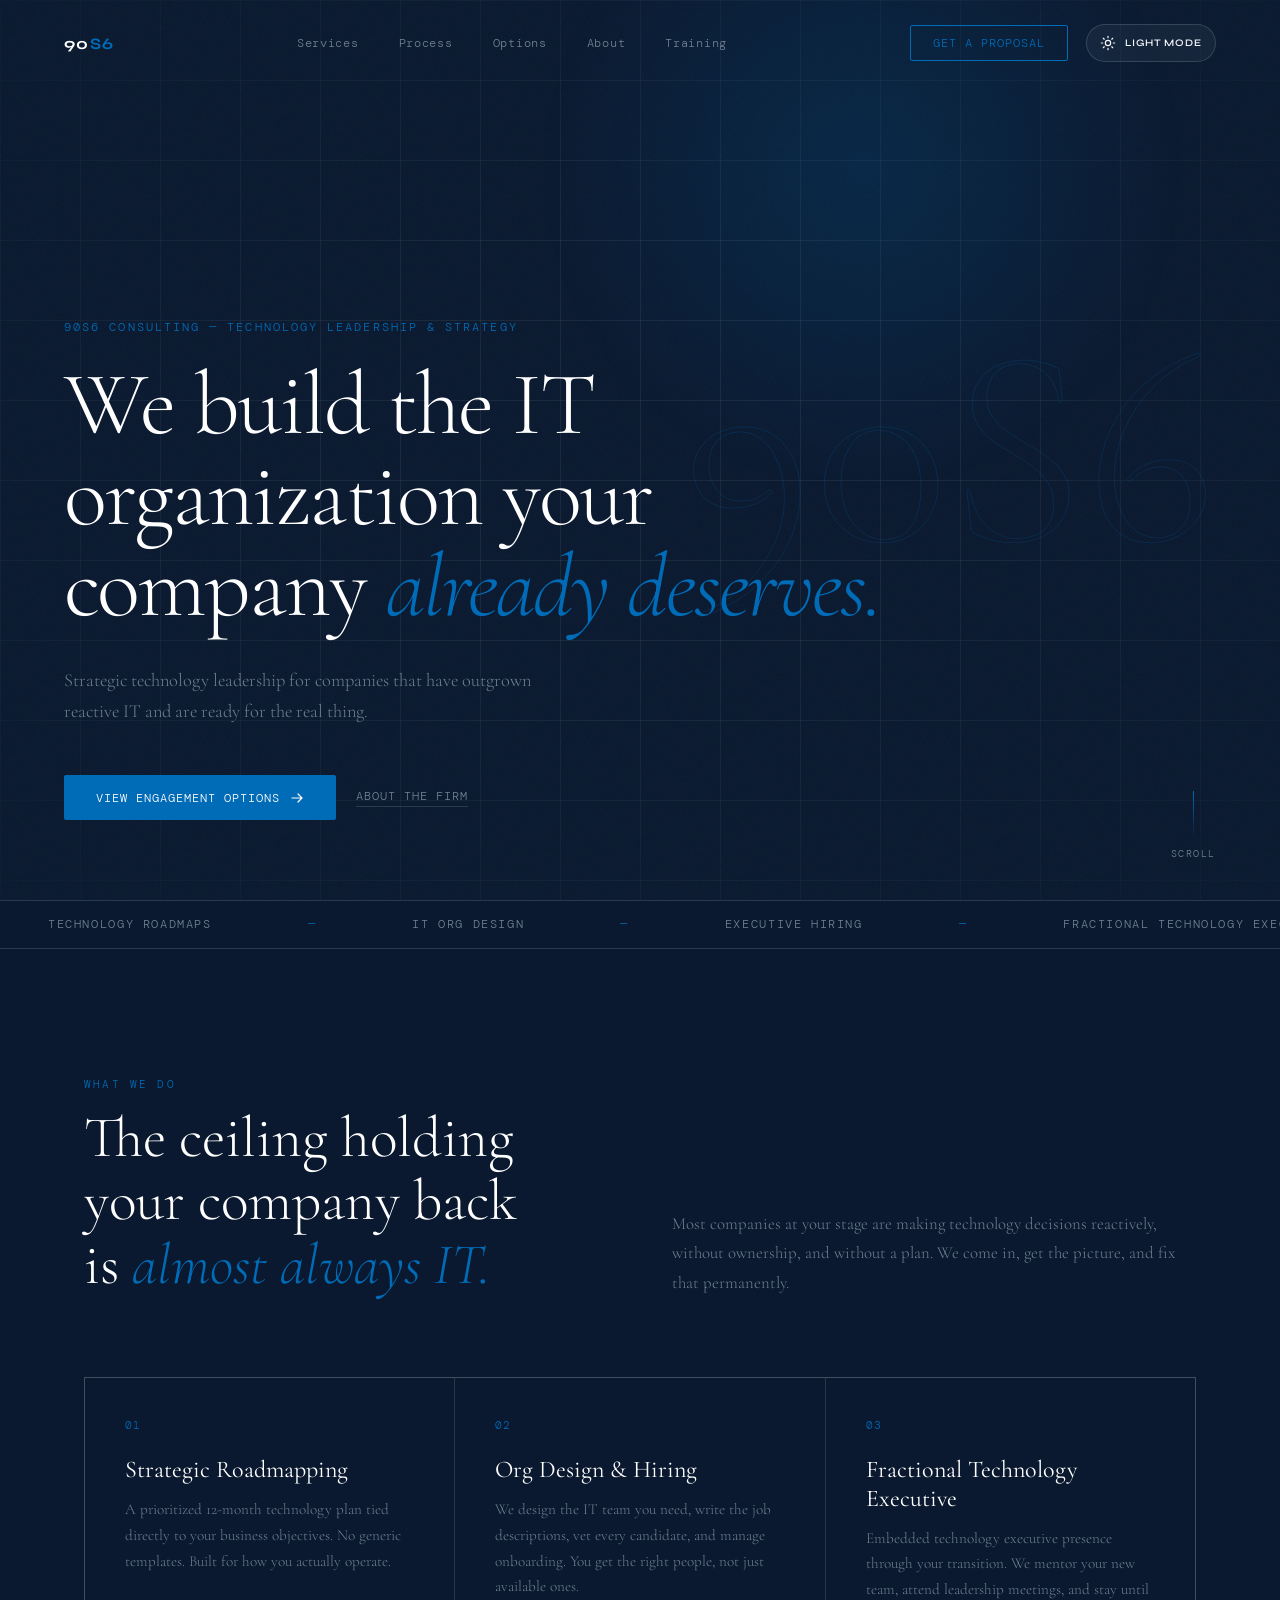
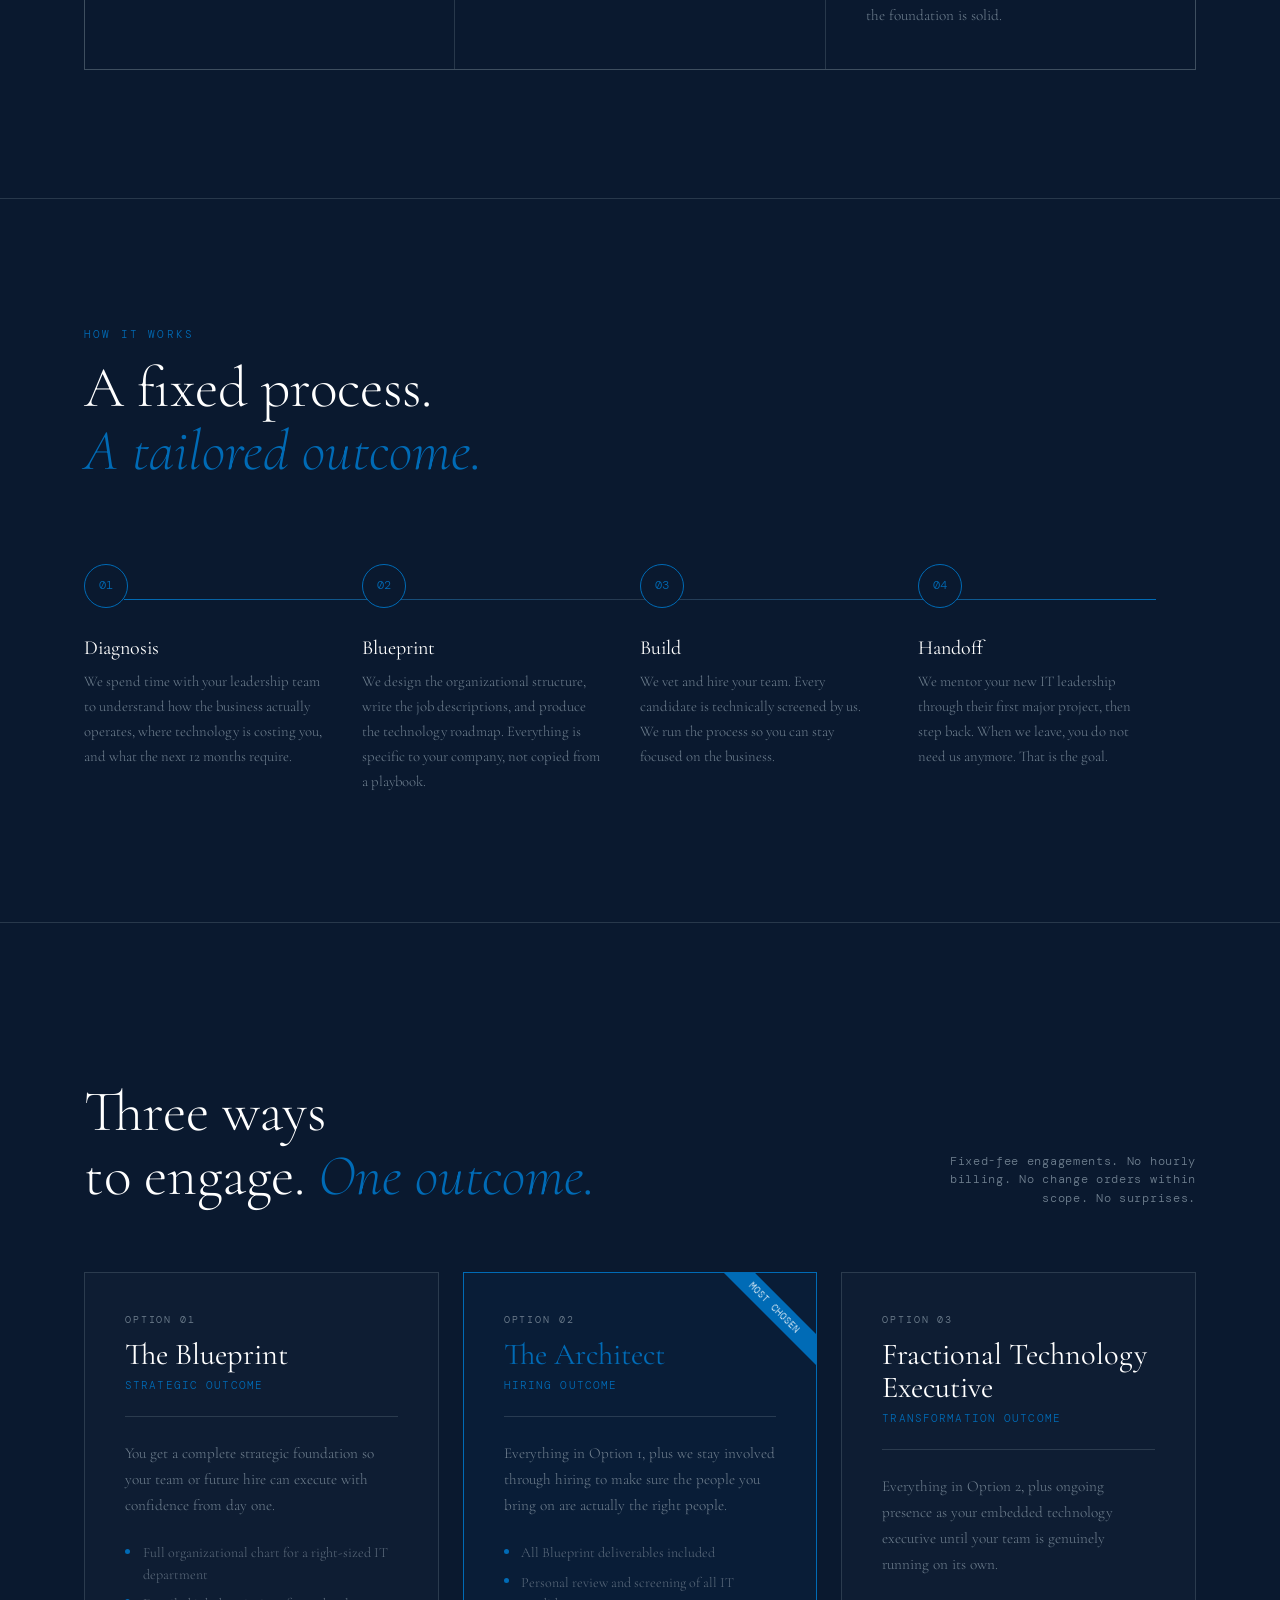
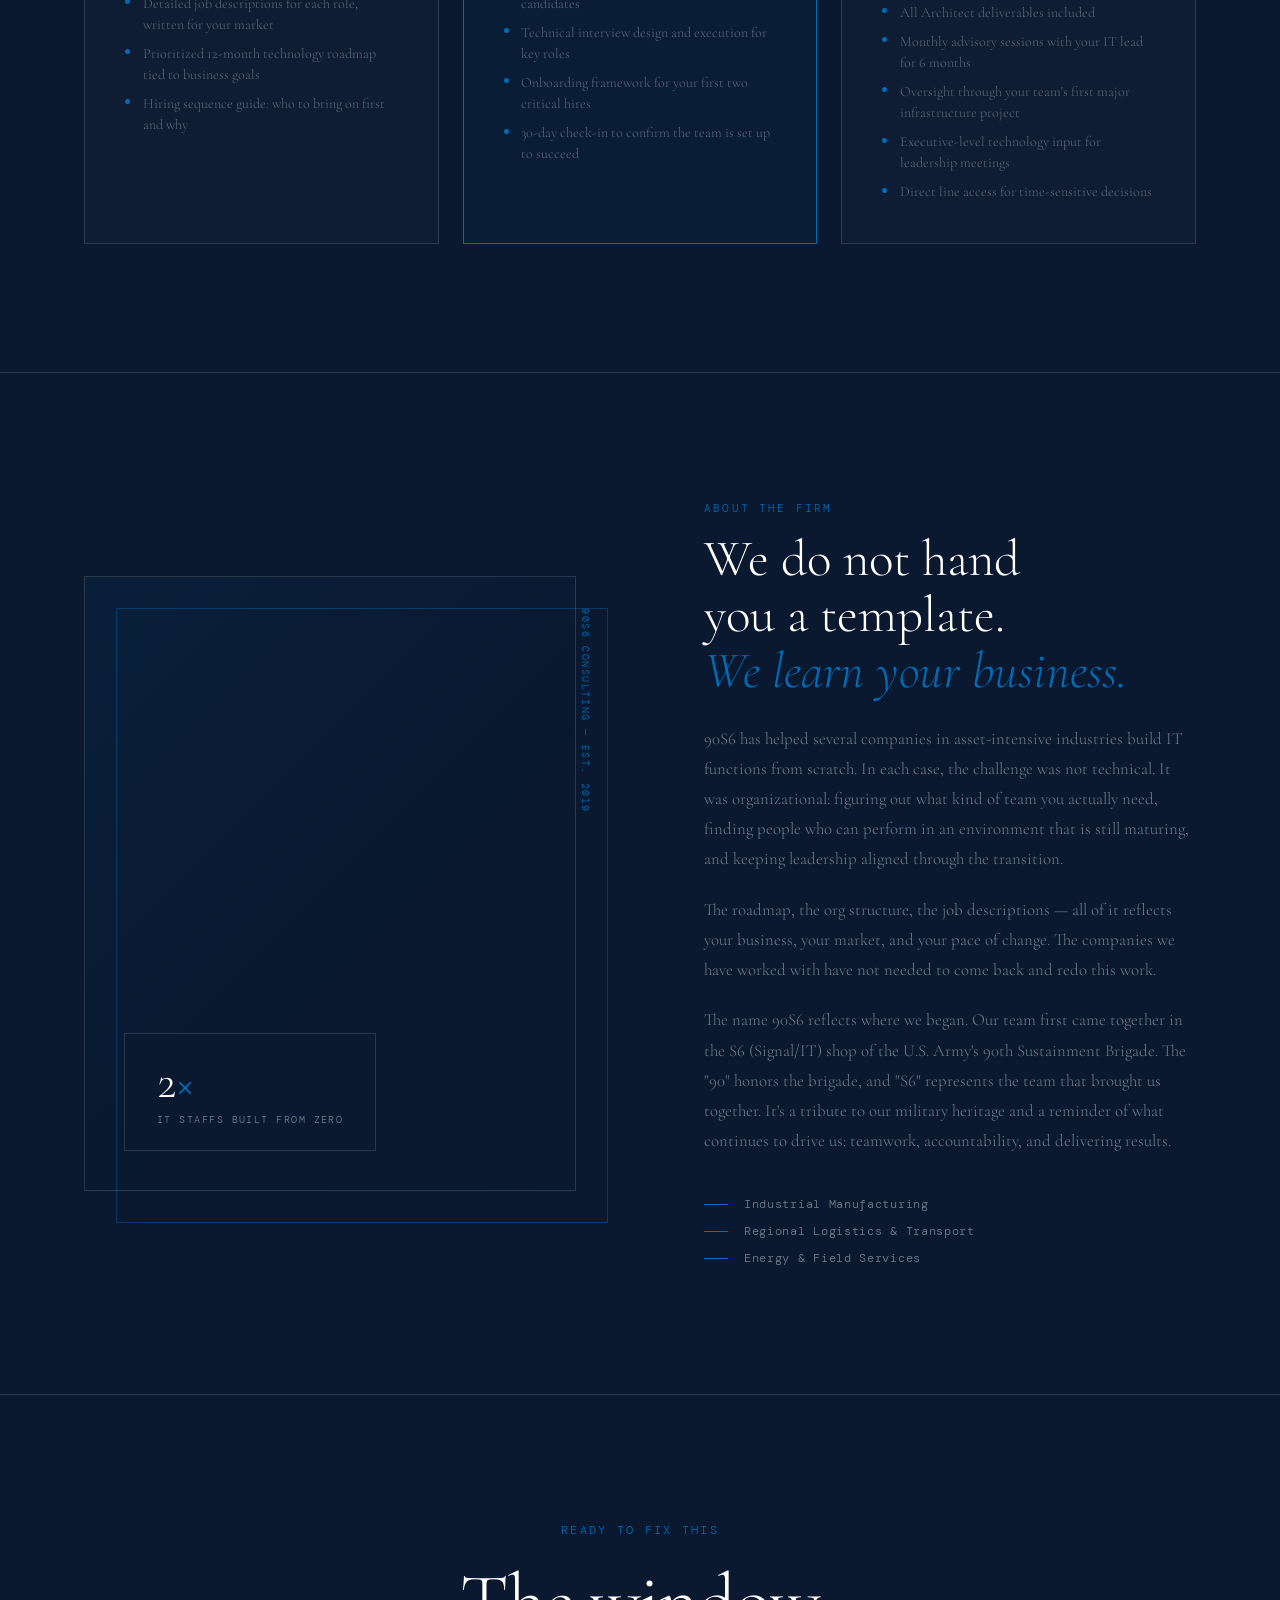
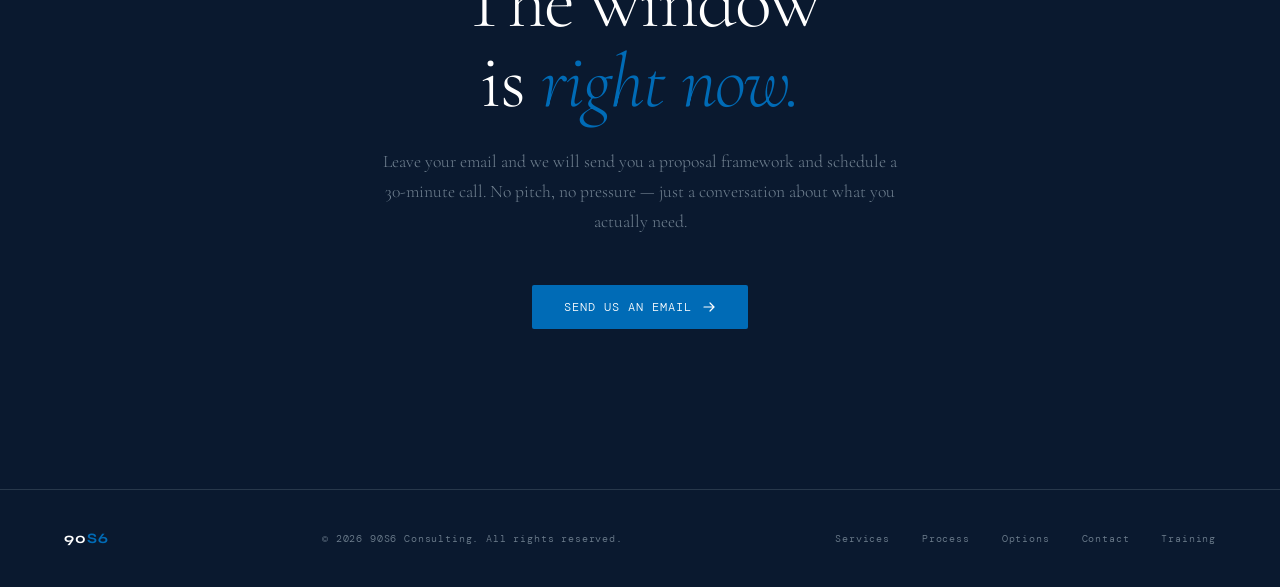
<file: index.html>
<!DOCTYPE html>

<!--
<html>
  <head>
    <meta http-equiv="refresh" content="0; url=httpsƒ://peter.zaffina.net" />
    <link rel="canonical" href="https://peter.zaffina.net" />
  <link rel="stylesheet" href="assets/light-mode.css">
</head>

-->

<html lang="en">
<head>
<meta charset="UTF-8">
<meta name="viewport" content="width=device-width, initial-scale=1.0">
<title>90S6 Consulting — Technology Leadership & Strategy</title>
<link rel="preconnect" href="https://fonts.googleapis.com">
<link href="https://fonts.googleapis.com/css2?family=Cormorant+Garamond:ital,wght@0,300;0,400;0,500;0,600;1,300;1,400&family=DM+Mono:wght@300;400&family=Syne:wght@400;500;700;800&display=swap" rel="stylesheet">
<link rel="stylesheet" href="assets/light-mode.css">
<style>
/* ── TOKENS ──────────────────────────────────────────────────────── */
:root {
  --midnight:   #0A192F;
  --midnight80: rgba(10,25,47,0.8);
  --honolulu:   #006BB6;
  --honolulu40: rgba(0,107,182,0.4);
  --honolulu15: rgba(0,107,182,0.15);
  --slate:      #708090;
  --slate30:    rgba(112,128,144,0.3);
  --slate15:    rgba(112,128,144,0.15);
  --cloud:      #F5F7FA;
  --white:      #FFFFFF;

  --ff-display: 'Cormorant Garamond', Georgia, serif;
  --ff-ui:      'Syne', sans-serif;
  --ff-mono:    'DM Mono', monospace;

  --easing: cubic-bezier(0.16, 1, 0.3, 1);
  --dur:    0.7s;
}

/* ── RESET ───────────────────────────────────────────────────────── */
*, *::before, *::after { box-sizing: border-box; margin: 0; padding: 0; }
html { scroll-behavior: smooth; font-size: 16px; }
body {
  background: var(--midnight);
  color: var(--cloud);
  font-family: var(--ff-display);
  font-weight: 300;
  overflow-x: hidden;
}
a { color: inherit; text-decoration: none; }
img { display: block; max-width: 100%; }



/* ── NOISE OVERLAY ───────────────────────────────────────────────── */
.noise {
  position: fixed; inset: 0; z-index: 1;
  pointer-events: none;
  opacity: 0.035;
  background-image: url("data:image/svg+xml,%3Csvg viewBox='0 0 256 256' xmlns='http://www.w3.org/2000/svg'%3E%3Cfilter id='n'%3E%3CfeTurbulence type='fractalNoise' baseFrequency='0.9' numOctaves='4' stitchTiles='stitch'/%3E%3C/filter%3E%3Crect width='100%25' height='100%25' filter='url(%23n)'/%3E%3C/svg%3E");
  background-size: 180px;
}

/* ── NAV ─────────────────────────────────────────────────────────── */
nav {
  position: fixed; top: 0; left: 0; right: 0; z-index: 100;
  display: flex; align-items: center; justify-content: space-between;
  padding: 1.5rem 4rem;
  border-bottom: 1px solid transparent;
  transition: background 0.4s, border-color 0.4s, padding 0.4s;
}
nav.scrolled {
  background: rgba(10,25,47,0.95);
  border-color: var(--slate30);
  padding: 1rem 4rem;
  backdrop-filter: blur(12px);
}
.nav-logo {
  font-family: var(--ff-ui);
  font-weight: 700;
  font-size: 1rem;
  letter-spacing: 0.08em;
  color: var(--white);
}
.nav-logo span { color: var(--honolulu); }
.nav-links {
  display: flex; gap: 2.5rem; list-style: none;
  font-family: var(--ff-mono);
  font-size: 0.75rem;
  letter-spacing: 0.06em;
  color: var(--slate);
}
.nav-links a { transition: color 0.2s; }
.nav-links a:hover { color: var(--white); }
.nav-cta {
  font-family: var(--ff-mono);
  font-size: 0.75rem;
  letter-spacing: 0.08em;
  padding: 0.55rem 1.4rem;
  border: 1px solid var(--honolulu);
  color: var(--honolulu);
  border-radius: 2px;
  transition: background 0.2s, color 0.2s;
  
}
.nav-cta:hover { background: var(--honolulu); color: var(--white); }

/* ── HERO ────────────────────────────────────────────────────────── */
#hero {
  position: relative;
  min-height: 100vh;
  display: flex; flex-direction: column;
  justify-content: flex-end;
  padding: 6rem 4rem 5rem;
  overflow: hidden;
}

.hero-grid {
  position: absolute; inset: 0;
  background-image:
    linear-gradient(var(--slate15) 1px, transparent 1px),
    linear-gradient(90deg, var(--slate15) 1px, transparent 1px);
  background-size: 80px 80px;
  mask-image: radial-gradient(ellipse 80% 80% at 50% 50%, black 30%, transparent 100%);
}

.hero-glow {
  position: absolute;
  top: -20%; left: 40%;
  width: 700px; height: 700px;
  background: radial-gradient(circle, rgba(0,107,182,0.18) 0%, transparent 65%);
  pointer-events: none;
}

.hero-number {
  position: absolute;
  top: 50%; right: 4rem;
  transform: translateY(-50%);
  font-family: var(--ff-display);
  font-size: clamp(160px, 22vw, 320px);
  font-weight: 300;
  color: transparent;
  -webkit-text-stroke: 1px rgba(0,107,182,0.2);
  line-height: 1;
  pointer-events: none;
  user-select: none;
}

.hero-tag {
  font-family: var(--ff-mono);
  font-size: 0.72rem;
  letter-spacing: 0.18em;
  color: var(--honolulu);
  margin-bottom: 1.5rem;
  opacity: 0;
  animation: fadeUp 1s var(--easing) 0.2s forwards;
}

.hero-headline {
  font-family: var(--ff-display);
  font-size: clamp(3.2rem, 7vw, 6.5rem);
  font-weight: 300;
  line-height: 1.02;
  letter-spacing: -0.02em;
  color: var(--white);
  max-width: 900px;
  opacity: 0;
  animation: fadeUp 1s var(--easing) 0.4s forwards;
}
.hero-headline em { font-style: italic; color: var(--honolulu); }

.hero-sub {
  margin-top: 2rem;
  font-family: var(--ff-display);
  font-size: 1.15rem;
  font-weight: 300;
  color: var(--slate);
  max-width: 480px;
  line-height: 1.7;
  opacity: 0;
  animation: fadeUp 1s var(--easing) 0.6s forwards;
}

.hero-actions {
  margin-top: 3rem;
  display: flex; gap: 1.25rem; align-items: center;
  opacity: 0;
  animation: fadeUp 1s var(--easing) 0.8s forwards;
}

.btn-primary {
  display: inline-flex; align-items: center; gap: 0.6rem;
  background: var(--honolulu);
  color: var(--white);
  font-family: var(--ff-mono);
  font-size: 0.78rem;
  letter-spacing: 0.08em;
  padding: 0.9rem 2rem;
  border-radius: 2px;
  transition: background 0.2s, transform 0.2s;
  
}
.btn-primary:hover { background: #0080d6; transform: translateY(-1px); }
.btn-secondary {
  font-family: var(--ff-mono);
  font-size: 0.78rem;
  letter-spacing: 0.08em;
  color: var(--slate);
  border-bottom: 1px solid var(--slate30);
  padding-bottom: 2px;
  transition: color 0.2s, border-color 0.2s;
  
}
.btn-secondary:hover { color: var(--white); border-color: var(--white); }

.hero-scroll {
  position: absolute;
  bottom: 2.5rem; right: 4rem;
  display: flex; flex-direction: column; align-items: center; gap: 0.5rem;
  font-family: var(--ff-mono);
  font-size: 0.65rem;
  letter-spacing: 0.15em;
  color: var(--slate);
  opacity: 0;
  animation: fadeUp 1s var(--easing) 1.2s forwards;
}
.scroll-line {
  width: 1px; height: 48px;
  background: linear-gradient(to bottom, var(--honolulu), transparent);
  animation: scrollPulse 2s ease-in-out infinite;
}

/* ── MARQUEE ─────────────────────────────────────────────────────── */
.marquee-section {
  border-top: 1px solid var(--slate30);
  border-bottom: 1px solid var(--slate30);
  overflow: hidden;
  padding: 1rem 0;
}
.marquee-track {
  display: flex; gap: 0;
  white-space: nowrap;
  animation: marquee 28s linear infinite;
}
.marquee-track span {
  font-family: var(--ff-mono);
  font-size: 0.72rem;
  letter-spacing: 0.14em;
  color: var(--slate);
  padding: 0 3rem;
}
.marquee-track span.accent { color: var(--honolulu); }

/* ── SECTIONS SHARED ─────────────────────────────────────────────── */
section { position: relative; z-index: 2; }
.container { max-width: 1240px; margin: 0 auto; padding: 0 4rem; }

.section-label {
  font-family: var(--ff-mono);
  font-size: 0.68rem;
  letter-spacing: 0.2em;
  color: var(--honolulu);
  margin-bottom: 1rem;
}

/* ── WHAT WE DO ──────────────────────────────────────────────────── */
#services {
  padding: 8rem 0;
}
.services-header {
  display: grid;
  grid-template-columns: 1fr 1fr;
  gap: 4rem;
  align-items: end;
  margin-bottom: 5rem;
}
.services-title {
  font-family: var(--ff-display);
  font-size: clamp(2.4rem, 4.5vw, 3.8rem);
  font-weight: 300;
  line-height: 1.1;
  color: var(--white);
}
.services-title em { font-style: italic; color: var(--honolulu); }
.services-desc {
  font-size: 1.05rem;
  line-height: 1.75;
  color: var(--slate);
  align-self: end;
}

.services-grid {
  display: grid;
  grid-template-columns: repeat(3, 1fr);
  gap: 1px;
  background: var(--slate30);
  border: 1px solid var(--slate30);
}
.service-card {
  background: var(--midnight);
  padding: 2.5rem;
  position: relative;
  overflow: hidden;
  transition: background 0.3s;
}
.service-card::before {
  content: '';
  position: absolute; top: 0; left: 0; right: 0;
  height: 2px;
  background: var(--honolulu);
  transform: scaleX(0);
  transform-origin: left;
  transition: transform 0.4s var(--easing);
}
.service-card:hover::before { transform: scaleX(1); }
.service-card:hover { background: rgba(0,107,182,0.05); }
.service-num {
  font-family: var(--ff-mono);
  font-size: 0.68rem;
  color: var(--honolulu);
  letter-spacing: 0.1em;
  margin-bottom: 1.5rem;
}
.service-name {
  font-family: var(--ff-display);
  font-size: 1.5rem;
  font-weight: 400;
  color: var(--white);
  margin-bottom: 0.75rem;
  line-height: 1.2;
}
.service-desc {
  font-size: 0.95rem;
  line-height: 1.7;
  color: var(--slate);
}

/* ── HOW IT WORKS ────────────────────────────────────────────────── */
#process {
  padding: 8rem 0;
  border-top: 1px solid var(--slate30);
}
.process-header {
  margin-bottom: 5rem;
}
.process-title {
  font-family: var(--ff-display);
  font-size: clamp(2.4rem, 4.5vw, 3.8rem);
  font-weight: 300;
  color: var(--white);
  line-height: 1.1;
  max-width: 640px;
}
.process-title em { font-style: italic; color: var(--honolulu); }

.process-steps {
  display: grid;
  grid-template-columns: repeat(4, 1fr);
  gap: 0;
  position: relative;
}
.process-steps::before {
  content: '';
  position: absolute;
  top: 2.2rem; left: 2.5rem; right: 2.5rem;
  height: 1px;
  background: linear-gradient(90deg, var(--honolulu), var(--slate30), var(--honolulu));
  z-index: 0;
}
.step {
  padding: 0 2.5rem 0 0;
  position: relative;
  z-index: 1;
}
.step-dot {
  width: 44px; height: 44px;
  border-radius: 50%;
  border: 1px solid var(--honolulu);
  background: var(--midnight);
  display: flex; align-items: center; justify-content: center;
  font-family: var(--ff-mono);
  font-size: 0.72rem;
  color: var(--honolulu);
  margin-bottom: 1.75rem;
  transition: background 0.3s, color 0.3s;
}
.step:hover .step-dot { background: var(--honolulu); color: var(--white); }
.step-name {
  font-family: var(--ff-display);
  font-size: 1.25rem;
  font-weight: 400;
  color: var(--white);
  margin-bottom: 0.6rem;
}
.step-desc {
  font-size: 0.92rem;
  line-height: 1.7;
  color: var(--slate);
}

/* ── PROPOSAL OPTIONS ────────────────────────────────────────────── */
#options {
  padding: 8rem 0;
  border-top: 1px solid var(--slate30);
}
.options-header {
  display: flex; justify-content: space-between; align-items: end;
  margin-bottom: 4rem;
}
.options-title {
  font-family: var(--ff-display);
  font-size: clamp(2.4rem, 4.5vw, 3.8rem);
  font-weight: 300;
  color: var(--white);
  line-height: 1.1;
}
.options-title em { font-style: italic; color: var(--honolulu); }
.options-note {
  font-family: var(--ff-mono);
  font-size: 0.72rem;
  color: var(--slate);
  letter-spacing: 0.06em;
  max-width: 280px;
  text-align: right;
  line-height: 1.6;
}

.options-grid {
  display: grid;
  grid-template-columns: repeat(3, 1fr);
  gap: 1.5rem;
}
.option-card {
  background: rgba(255,255,255,0.02);
  border: 1px solid var(--slate30);
  padding: 2.5rem;
  position: relative;
  overflow: hidden;
  display: flex; flex-direction: column;
  transition: border-color 0.3s, transform 0.3s;
}
.option-card:hover { transform: translateY(-4px); }
.option-card.featured {
  border-color: var(--honolulu);
  background: rgba(0,107,182,0.06);
}
.option-card.featured::after {
  content: 'MOST CHOSEN';
  position: absolute;
  top: 1.5rem; right: -2.5rem;
  background: var(--honolulu);
  color: var(--white);
  font-family: var(--ff-mono);
  font-size: 0.58rem;
  letter-spacing: 0.12em;
  padding: 0.3rem 3rem;
  transform: rotate(45deg);
}
.option-tier {
  font-family: var(--ff-mono);
  font-size: 0.65rem;
  letter-spacing: 0.18em;
  color: var(--slate);
  margin-bottom: 0.75rem;
}
.option-name {
  font-family: var(--ff-display);
  font-size: 1.9rem;
  font-weight: 400;
  color: var(--white);
  margin-bottom: 0.4rem;
  line-height: 1.1;
}
.option-card.featured .option-name { color: var(--honolulu); }
.option-outcome {
  font-family: var(--ff-mono);
  font-size: 0.7rem;
  letter-spacing: 0.1em;
  color: var(--honolulu);
  margin-bottom: 1.5rem;
  padding-bottom: 1.5rem;
  border-bottom: 1px solid var(--slate30);
}
.option-desc {
  font-size: 0.95rem;
  line-height: 1.7;
  color: var(--slate);
  margin-bottom: 1.5rem;
}
.option-deliverables {
  list-style: none;
  display: flex; flex-direction: column; gap: 0.5rem;
  flex: 1;
}
.option-deliverables li {
  font-size: 0.88rem;
  color: rgba(112,128,144,0.8);
  padding-left: 1.1rem;
  position: relative;
  line-height: 1.5;
}
.option-deliverables li::before {
  content: '';
  position: absolute; left: 0; top: 0.45em;
  width: 5px; height: 5px;
  border-radius: 50%;
  background: var(--honolulu);
}
.option-price {
  margin-top: 2rem;
  padding-top: 1.5rem;
  border-top: 1px solid var(--slate30);
  font-family: var(--ff-display);
  font-size: 2rem;
  font-weight: 300;
  color: var(--white);
}
.option-price .currency {
  font-size: 1rem;
  color: var(--slate);
  vertical-align: top;
  margin-top: 0.5rem;
  display: inline-block;
}

/* ── ABOUT ───────────────────────────────────────────────────────── */
#about {
  padding: 8rem 0;
  border-top: 1px solid var(--slate30);
}
.about-inner {
  display: grid;
  grid-template-columns: 1fr 1fr;
  gap: 8rem;
  align-items: center;
}
.about-visual {
  position: relative;
  aspect-ratio: 4/5;
}
.about-rect {
  position: absolute;
  border: 1px solid var(--slate30);
}
.about-rect:nth-child(1) {
  inset: 0;
  background: linear-gradient(135deg, rgba(0,107,182,0.08) 0%, transparent 60%);
}
.about-rect:nth-child(2) {
  top: 2rem; left: 2rem; right: -2rem; bottom: -2rem;
  border-color: var(--honolulu40);
  z-index: -1;
}
.about-stat-block {
  position: absolute;
  bottom: 2.5rem; left: 2.5rem;
  background: var(--midnight);
  border: 1px solid var(--slate30);
  padding: 1.5rem 2rem;
}
.about-stat-num {
  font-family: var(--ff-display);
  font-size: 3rem;
  font-weight: 300;
  color: var(--white);
  line-height: 1;
}
.about-stat-num span { color: var(--honolulu); }
.about-stat-label {
  font-family: var(--ff-mono);
  font-size: 0.65rem;
  letter-spacing: 0.14em;
  color: var(--slate);
  margin-top: 0.4rem;
}
.about-mono-label {
  position: absolute;
  top: 2rem; right: -1rem;
  font-family: var(--ff-mono);
  font-size: 0.62rem;
  letter-spacing: 0.16em;
  color: var(--honolulu);
  writing-mode: vertical-rl;
  text-orientation: mixed;
}
.about-title {
  font-family: var(--ff-display);
  font-size: clamp(2.4rem, 4vw, 3.4rem);
  font-weight: 300;
  color: var(--white);
  line-height: 1.1;
  margin-bottom: 1.5rem;
}
.about-title em { font-style: italic; color: var(--honolulu); }
.about-body {
  font-size: 1.05rem;
  line-height: 1.8;
  color: var(--slate);
  margin-bottom: 1.25rem;
}
.about-credentials {
  margin-top: 2.5rem;
  display: flex; flex-direction: column; gap: 0.75rem;
}
.credential {
  display: flex; align-items: center; gap: 1rem;
  font-family: var(--ff-mono);
  font-size: 0.72rem;
  letter-spacing: 0.06em;
  color: var(--slate);
}
.credential::before {
  content: '';
  display: inline-block;
  width: 24px; height: 1px;
  background: var(--honolulu);
  flex-shrink: 0;
}

/* ── TESTIMONIAL ─────────────────────────────────────────────────── */
#proof {
  padding: 8rem 0;
  border-top: 1px solid var(--slate30);
  background: linear-gradient(180deg, transparent 0%, rgba(0,107,182,0.04) 50%, transparent 100%);
}
.quote-block {
  max-width: 860px; margin: 0 auto;
  text-align: center;
}
.quote-mark {
  font-family: var(--ff-display);
  font-size: 6rem;
  line-height: 0.6;
  color: var(--honolulu40);
  margin-bottom: 1.5rem;
}
.quote-text {
  font-family: var(--ff-display);
  font-size: clamp(1.5rem, 3vw, 2.2rem);
  font-weight: 300;
  font-style: italic;
  color: var(--white);
  line-height: 1.45;
  margin-bottom: 2rem;
}
.quote-attr {
  font-family: var(--ff-mono);
  font-size: 0.72rem;
  letter-spacing: 0.14em;
  color: var(--slate);
}
.quote-attr span { color: var(--honolulu); }

/* ── CTA ─────────────────────────────────────────────────────────── */
#contact {
  padding: 8rem 0 10rem;
  border-top: 1px solid var(--slate30);
  text-align: center;
}
.cta-eyebrow {
  font-family: var(--ff-mono);
  font-size: 0.72rem;
  letter-spacing: 0.2em;
  color: var(--honolulu);
  margin-bottom: 1.5rem;
}
.cta-title {
  font-family: var(--ff-display);
  font-size: clamp(3rem, 6vw, 5.5rem);
  font-weight: 300;
  color: var(--white);
  line-height: 1.05;
  margin-bottom: 1.5rem;
  letter-spacing: -0.02em;
}
.cta-title em { font-style: italic; color: var(--honolulu); }
.cta-sub {
  font-size: 1.1rem;
  color: var(--slate);
  line-height: 1.7;
  max-width: 520px;
  margin: 0 auto 3rem;
}

/* ── FOOTER ──────────────────────────────────────────────────────── */
footer {
  border-top: 1px solid var(--slate30);
  padding: 2.5rem 4rem;
  display: flex; align-items: center; justify-content: space-between;
  position: relative; z-index: 2;
}
.footer-logo {
  font-family: var(--ff-ui);
  font-weight: 700;
  font-size: 0.9rem;
  letter-spacing: 0.08em;
  color: var(--white);
}
.footer-logo span { color: var(--honolulu); }
.footer-copy {
  font-family: var(--ff-mono);
  font-size: 0.65rem;
  letter-spacing: 0.08em;
  color: var(--slate);
}
.footer-links {
  display: flex; gap: 2rem; list-style: none;
  font-family: var(--ff-mono);
  font-size: 0.65rem;
  letter-spacing: 0.08em;
  color: var(--slate);
}
.footer-links a { transition: color 0.2s; }
.footer-links a:hover { color: var(--white); }

/* ── ANIMATIONS ──────────────────────────────────────────────────── */
@keyframes fadeUp {
  from { opacity: 0; transform: translateY(24px); }
  to   { opacity: 1; transform: translateY(0); }
}
@keyframes marquee {
  from { transform: translateX(0); }
  to   { transform: translateX(-50%); }
}
@keyframes scrollPulse {
  0%, 100% { opacity: 1; transform: scaleY(1); }
  50%       { opacity: 0.4; transform: scaleY(0.7); }
}

/* ── REVEAL ON SCROLL ────────────────────────────────────────────── */
.reveal {
  opacity: 0;
  transform: translateY(32px);
  transition: opacity 0.8s var(--easing), transform 0.8s var(--easing);
}
.reveal.visible { opacity: 1; transform: none; }
.reveal-delay-1 { transition-delay: 0.1s; }
.reveal-delay-2 { transition-delay: 0.2s; }
.reveal-delay-3 { transition-delay: 0.3s; }
.reveal-delay-4 { transition-delay: 0.4s; }

/* ── RESPONSIVE ──────────────────────────────────────────────────── */
@media (max-width: 900px) {
  nav { padding: 1.25rem 2rem; }
  nav.scrolled { padding: 0.9rem 2rem; }
  .nav-links { display: none; }
  #hero { padding: 0 2rem 4rem; }
  .hero-number { display: none; }
  .container { padding: 0 2rem; }
  .services-header { grid-template-columns: 1fr; gap: 2rem; }
  .services-grid { grid-template-columns: 1fr; }
  .process-steps { grid-template-columns: 1fr 1fr; gap: 3rem; }
  .process-steps::before { display: none; }
  .options-grid { grid-template-columns: 1fr; }
  .options-header { flex-direction: column; align-items: start; gap: 1rem; }
  .options-note { text-align: left; }
  .about-inner { grid-template-columns: 1fr; gap: 4rem; }
  .about-visual { display: none; }
  footer { flex-direction: column; gap: 1.5rem; text-align: center; padding: 2rem; }
  .footer-links { flex-wrap: wrap; justify-content: center; }
}

/* Compact 90S6 appearance control */
.nav-actions{display:flex;align-items:center;gap:18px;flex-shrink:0}
@media(max-width:600px){.nav-actions{gap:10px}}
.nav-actions .theme-toggle{display:inline-flex;align-items:center;justify-content:center;gap:9px;min-height:38px;padding:0 13px;border:1px solid rgba(112,128,144,.35);border-radius:999px;background:rgba(112,128,144,.10);color:var(--cloud);font:600 10px/1 var(--ff-ui);letter-spacing:.09em;text-transform:uppercase;white-space:nowrap;cursor:pointer;transition:background .2s,border-color .2s,transform .2s,color .2s;}
.nav-actions .theme-toggle:hover{border-color:var(--honolulu);background:var(--honolulu15);transform:translateY(-1px)}
.nav-actions .theme-toggle:focus-visible{outline:2px solid var(--honolulu);outline-offset:3px}
.nav-actions .theme-toggle svg{width:16px;height:16px;flex:none;stroke:currentColor;stroke-width:1.8;fill:none;stroke-linecap:round;stroke-linejoin:round}
:root[data-theme="light"] .nav-actions .theme-toggle{background:rgba(10,25,47,.045);border-color:rgba(10,25,47,.20);color:#0A192F}
:root[data-theme="light"] .nav-actions .theme-toggle:hover{background:rgba(0,107,182,.09);border-color:#006BB6}
@media(max-width:600px){.nav-actions .theme-toggle{padding:0 10px;min-width:38px}.nav-actions .theme-toggle .theme-label{display:none}}
@media(prefers-reduced-motion:reduce){.nav-actions .theme-toggle{transition:none}}
</style>
</head>
<body>

<div class="noise"></div>

<!-- NAV -->
<nav id="nav">
  <div class="nav-logo">90<span>S6</span></div>
  <ul class="nav-links">
    <li><a href="#services">Services</a></li>
    <li><a href="#process">Process</a></li>
    <li><a href="#options">Options</a></li>
    <li><a href="#about">About</a></li>
    <li><a href="training/copilot-first-steps/index.html">Training</a></li>
  </ul>
  <div class="nav-actions"><a href="#contact" class="nav-cta">GET A PROPOSAL</a><button class="theme-toggle" type="button" data-theme-toggle aria-pressed="false">☼ <span>Light mode</span></button></div>
</nav>

<!-- HERO -->
<section id="hero">
  <div class="hero-grid"></div>
  <div class="hero-glow"></div>
  <div class="hero-number">90S6</div>

  <p class="hero-tag">90S6 CONSULTING — TECHNOLOGY LEADERSHIP & STRATEGY</p>
  <h1 class="hero-headline">
    We build the IT<br>
    organization your<br>
    company <em>already deserves.</em>
  </h1>
  <p class="hero-sub">
    Strategic technology leadership for companies that have outgrown reactive IT and are ready for the real thing.
  </p>
  <div class="hero-actions">
    <a href="#options" class="btn-primary">
      VIEW ENGAGEMENT OPTIONS
      <svg width="14" height="14" viewBox="0 0 14 14" fill="none"><path d="M2 7h10M8 3l4 4-4 4" stroke="currentColor" stroke-width="1.2" stroke-linecap="round"/></svg>
    </a>
    <a href="#about" class="btn-secondary">ABOUT THE FIRM</a>
  </div>

  <div class="hero-scroll">
    <div class="scroll-line"></div>
    SCROLL
  </div>
</section>

<!-- MARQUEE -->
<div class="marquee-section">
  <div class="marquee-track" id="marquee">
    <span>TECHNOLOGY ROADMAPS</span>
    <span class="accent">—</span>
    <span>IT ORG DESIGN</span>
    <span class="accent">—</span>
    <span>EXECUTIVE HIRING</span>
    <span class="accent">—</span>
    <span>FRACTIONAL TECHNOLOGY EXECUTIVE</span>
    <span class="accent">—</span>
    <span>TEAM MENTORSHIP</span>
    <span class="accent">—</span>
    <span>INFRASTRUCTURE OVERSIGHT</span>
    <span class="accent">—</span>
    <span>TECHNOLOGY ROADMAPS</span>
    <span class="accent">—</span>
    <span>IT ORG DESIGN</span>
    <span class="accent">—</span>
    <span>EXECUTIVE HIRING</span>
    <span class="accent">—</span>
    <span>FRACTIONAL TECHNOLOGY EXECUTIVE</span>
    <span class="accent">—</span>
    <span>TEAM MENTORSHIP</span>
    <span class="accent">—</span>
    <span>INFRASTRUCTURE OVERSIGHT</span>
    <span class="accent">—</span>
  </div>
</div>

<!-- SERVICES -->
<section id="services">
  <div class="container">
    <div class="services-header">
      <div>
        <p class="section-label reveal">WHAT WE DO</p>
        <h2 class="services-title reveal reveal-delay-1">
          The ceiling holding<br>your company back<br>is <em>almost always IT.</em>
        </h2>
      </div>
      <p class="services-desc reveal reveal-delay-2">
        Most companies at your stage are making technology decisions reactively, without ownership, and without a plan. We come in, get the picture, and fix that permanently.
      </p>
    </div>

    <div class="services-grid">
      <div class="service-card reveal">
        <div class="service-num">01</div>
        <div class="service-name">Strategic Roadmapping</div>
        <p class="service-desc">A prioritized 12-month technology plan tied directly to your business objectives. No generic templates. Built for how you actually operate.</p>
      </div>
      <div class="service-card reveal reveal-delay-1">
        <div class="service-num">02</div>
        <div class="service-name">Org Design & Hiring</div>
        <p class="service-desc">We design the IT team you need, write the job descriptions, vet every candidate, and manage onboarding. You get the right people, not just available ones.</p>
      </div>
      <div class="service-card reveal reveal-delay-2">
        <div class="service-num">03</div>
        <div class="service-name">Fractional Technology Executive</div>
        <p class="service-desc">Embedded technology executive presence through your transition. We mentor your new team, attend leadership meetings, and stay until the foundation is solid.</p>
      </div>
    </div>
  </div>
</section>

<!-- PROCESS -->
<section id="process">
  <div class="container">
    <div class="process-header">
      <p class="section-label reveal">HOW IT WORKS</p>
      <h2 class="process-title reveal reveal-delay-1">
        A fixed process.<br><em>A tailored outcome.</em>
      </h2>
    </div>

    <div class="process-steps">
      <div class="step reveal">
        <div class="step-dot">01</div>
        <div class="step-name">Diagnosis</div>
        <p class="step-desc">We spend time with your leadership team to understand how the business actually operates, where technology is costing you, and what the next 12 months require.</p>
      </div>
      <div class="step reveal reveal-delay-1">
        <div class="step-dot">02</div>
        <div class="step-name">Blueprint</div>
        <p class="step-desc">We design the organizational structure, write the job descriptions, and produce the technology roadmap. Everything is specific to your company, not copied from a playbook.</p>
      </div>
      <div class="step reveal reveal-delay-2">
        <div class="step-dot">03</div>
        <div class="step-name">Build</div>
        <p class="step-desc">We vet and hire your team. Every candidate is technically screened by us. We run the process so you can stay focused on the business.</p>
      </div>
      <div class="step reveal reveal-delay-3">
        <div class="step-dot">04</div>
        <div class="step-name">Handoff</div>
        <p class="step-desc">We mentor your new IT leadership through their first major project, then step back. When we leave, you do not need us anymore. That is the goal.</p>
      </div>
    </div>
  </div>
</section>

<!-- OPTIONS -->
<section id="options">
  <div class="container">
    <div class="options-header">
      <div>
        <p class="section-label reveal">ENGAGEMENT OPTIONS</p>
        <h2 class="options-title reveal reveal-delay-1">
          Three ways<br>to engage. <em>One outcome.</em>
        </h2>
      </div>
      <p class="options-note reveal reveal-delay-2">
        Fixed-fee engagements. No hourly billing. No change orders within scope. No surprises.
      </p>
    </div>

    <div class="options-grid">
      <div class="option-card reveal">
        <div class="option-tier">OPTION 01</div>
        <div class="option-name">The Blueprint</div>
        <div class="option-outcome">STRATEGIC OUTCOME</div>
        <p class="option-desc">You get a complete strategic foundation so your team or future hire can execute with confidence from day one.</p>
        <ul class="option-deliverables">
          <li>Full organizational chart for a right-sized IT department</li>
          <li>Detailed job descriptions for each role, written for your market</li>
          <li>Prioritized 12-month technology roadmap tied to business goals</li>
          <li>Hiring sequence guide: who to bring on first and why</li>
        </ul>
        <!-- <div class="option-price"><span class="currency"></span>Varies</div> -->
      </div>

      <div class="option-card featured reveal reveal-delay-1">
        <div class="option-tier">OPTION 02</div>
        <div class="option-name">The Architect</div>
        <div class="option-outcome">HIRING OUTCOME</div>
        <p class="option-desc">Everything in Option 1, plus we stay involved through hiring to make sure the people you bring on are actually the right people.</p>
        <ul class="option-deliverables">
          <li>All Blueprint deliverables included</li>
          <li>Personal review and screening of all IT candidates</li>
          <li>Technical interview design and execution for key roles</li>
          <li>Onboarding framework for your first two critical hires</li>
          <li>30-day check-in to confirm the team is set up to succeed</li>
        </ul>
      <!--  <div class="option-price"><span class="currency"></span>Varies</div> -->
      </div>

      <div class="option-card reveal reveal-delay-2">
        <div class="option-tier">OPTION 03</div>
        <div class="option-name">Fractional Technology Executive</div>
        <div class="option-outcome">TRANSFORMATION OUTCOME</div>
        <p class="option-desc">Everything in Option 2, plus ongoing presence as your embedded technology executive until your team is genuinely running on its own.</p>
        <ul class="option-deliverables">
          <li>All Architect deliverables included</li>
          <li>Monthly advisory sessions with your IT lead for 6 months</li>
          <li>Oversight through your team's first major infrastructure project</li>
          <li>Executive-level technology input for leadership meetings</li>
          <li>Direct line access for time-sensitive decisions</li>
        </ul>
       <!-- <div class="option-price"><span class="currency"></span>Varies</div> -->
      </div>
    </div>
  </div>
</section>

<!-- ABOUT -->
<section id="about">
  <div class="container">
    <div class="about-inner">
      <div class="about-visual reveal">
        <div class="about-rect"></div>
        <div class="about-rect"></div>
        <div class="about-stat-block">
          <div class="about-stat-num">2<span>×</span></div>
          <div class="about-stat-label">IT STAFFS BUILT FROM ZERO</div>
        </div>
        <div class="about-mono-label">90S6 CONSULTING — EST. 2019</div>
      </div>
      <div>
        <p class="section-label reveal">ABOUT THE FIRM</p>
        <h2 class="about-title reveal reveal-delay-1">
          We do not hand<br>you a template.<br>
          <em>We learn your business.</em>
        </h2>
        <p class="about-body reveal reveal-delay-2">
          90S6 has helped several companies in asset-intensive industries build IT functions from scratch. In each case, the challenge was not technical. It was organizational: figuring out what kind of team you actually need, finding people who can perform in an environment that is still maturing, and keeping leadership aligned through the transition.
        </p>
        <p class="about-body reveal reveal-delay-2">
          The roadmap, the org structure, the job descriptions — all of it reflects your business, your market, and your pace of change. The companies we have worked with have not needed to come back and redo this work.
        </p>
        <p class="about-body reveal reveal-delay-2">
          The name 90S6 reflects where we began. Our team first came together in the S6 (Signal/IT) shop of the U.S. Army's 90th Sustainment Brigade. The "90" honors the brigade, and "S6" represents the team that brought us together. It's a tribute to our military heritage and a reminder of what continues to drive us: teamwork, accountability, and delivering results.
        </p>
        <div class="about-credentials reveal reveal-delay-3">
          <div class="credential">Industrial Manufacturing</div>
          <div class="credential">Regional Logistics & Transport</div>
          <div class="credential">Energy & Field Services</div>
        </div>
      </div>
    </div>
  </div>
</section>

<!-- TESTIMONIAL -->
<!--
<section id="proof">
  <div class="container">
    <div class="quote-block reveal">
      <div class="quote-mark">"</div>
      <p class="quote-text">
        We had been talking about fixing our IT situation for three years. 90S6 came in, gave us a plan we could actually execute, hired the right people, and was gone before we needed them to be. That is exactly what good consulting looks like.
      </p>
      <p class="quote-attr">— CEO, Regional Agricultural Supply Company / <span>Option 2 Client</span></p>
    </div>
  </div>
</section>
  -->

<!-- CTA -->
<section id="contact">
  <div class="container">
    <p class="cta-eyebrow reveal">READY TO FIX THIS</p>
    <h2 class="cta-title reveal reveal-delay-1">
      The window<br>is <em>right now.</em>
    </h2>
    <p class="cta-sub reveal reveal-delay-2">
      Leave your email and we will send you a proposal framework and schedule a 30-minute call. No pitch, no pressure — just a conversation about what you actually need.
    </p>
    <a href="mailto:inquiry@90s6.com" class="btn-primary reveal reveal-delay-3">
      SEND US AN EMAIL
      <svg width="14" height="14" viewBox="0 0 14 14" fill="none"><path d="M2 7h10M8 3l4 4-4 4" stroke="currentColor" stroke-width="1.2" stroke-linecap="round"/></svg>
    </a>
  </div>
</section>

<!-- FOOTER -->
<footer>
  <div class="footer-logo">90<span>S6</span></div>
  <p class="footer-copy">© 2026 90S6 Consulting. All rights reserved.</p>
  <ul class="footer-links">
    <li><a href="#services">Services</a></li>
    <li><a href="#process">Process</a></li>
    <li><a href="#options">Options</a></li>
    <li><a href="#contact">Contact</a></li>
    <li><a href="training/copilot-first-steps/index.html">Training</a></li>
  </ul>
</footer>

<script>
// ── NAV SCROLL ───────────────────────────────────────────────────
const nav = document.getElementById('nav');
window.addEventListener('scroll', () => {
  nav.classList.toggle('scrolled', window.scrollY > 60);
}, { passive: true });

// ── REVEAL ON SCROLL ─────────────────────────────────────────────
const revealEls = document.querySelectorAll('.reveal');
const observer = new IntersectionObserver(entries => {
  entries.forEach(entry => {
    if (entry.isIntersecting) {
      entry.target.classList.add('visible');
      observer.unobserve(entry.target);
    }
  });
}, { threshold: 0.12, rootMargin: '0px 0px -40px 0px' });
revealEls.forEach(el => observer.observe(el));

// ── HERO PARALLAX ─────────────────────────────────────────────────
const heroNum = document.querySelector('.hero-number');
const heroGlow = document.querySelector('.hero-glow');
window.addEventListener('scroll', () => {
  const y = window.scrollY;
  if (heroNum) heroNum.style.transform = `translateY(calc(-50% + ${y * 0.15}px))`;
  if (heroGlow) heroGlow.style.transform = `translateY(${y * 0.08}px)`;
}, { passive: true });

// ── OPTION CARD SUBTLE GLOW ON HOVER ─────────────────────────────
document.querySelectorAll('.option-card').forEach(card => {
  card.addEventListener('mousemove', e => {
    const rect = card.getBoundingClientRect();
    const x = ((e.clientX - rect.left) / rect.width  * 100).toFixed(1);
    const y = ((e.clientY - rect.top)  / rect.height * 100).toFixed(1);
    card.style.background = `radial-gradient(circle at ${x}% ${y}%, rgba(0,107,182,0.1) 0%, rgba(255,255,255,0.02) 60%)`;
  });
  card.addEventListener('mouseleave', () => {
    card.style.background = card.classList.contains('featured')
      ? 'rgba(0,107,182,0.06)'
      : 'rgba(255,255,255,0.02)';
  });
});

// ── SMOOTH ANCHOR SCROLL ──────────────────────────────────────────
document.querySelectorAll('a[href^="#"]').forEach(link => {
  link.addEventListener('click', e => {
    const target = document.querySelector(link.getAttribute('href'));
    if (target) {
      e.preventDefault();
      target.scrollIntoView({ behavior: 'smooth', block: 'start' });
    }
  });
});
</script>
<script src="assets/theme-toggle.js"></script>
</body>
</html>
</file>
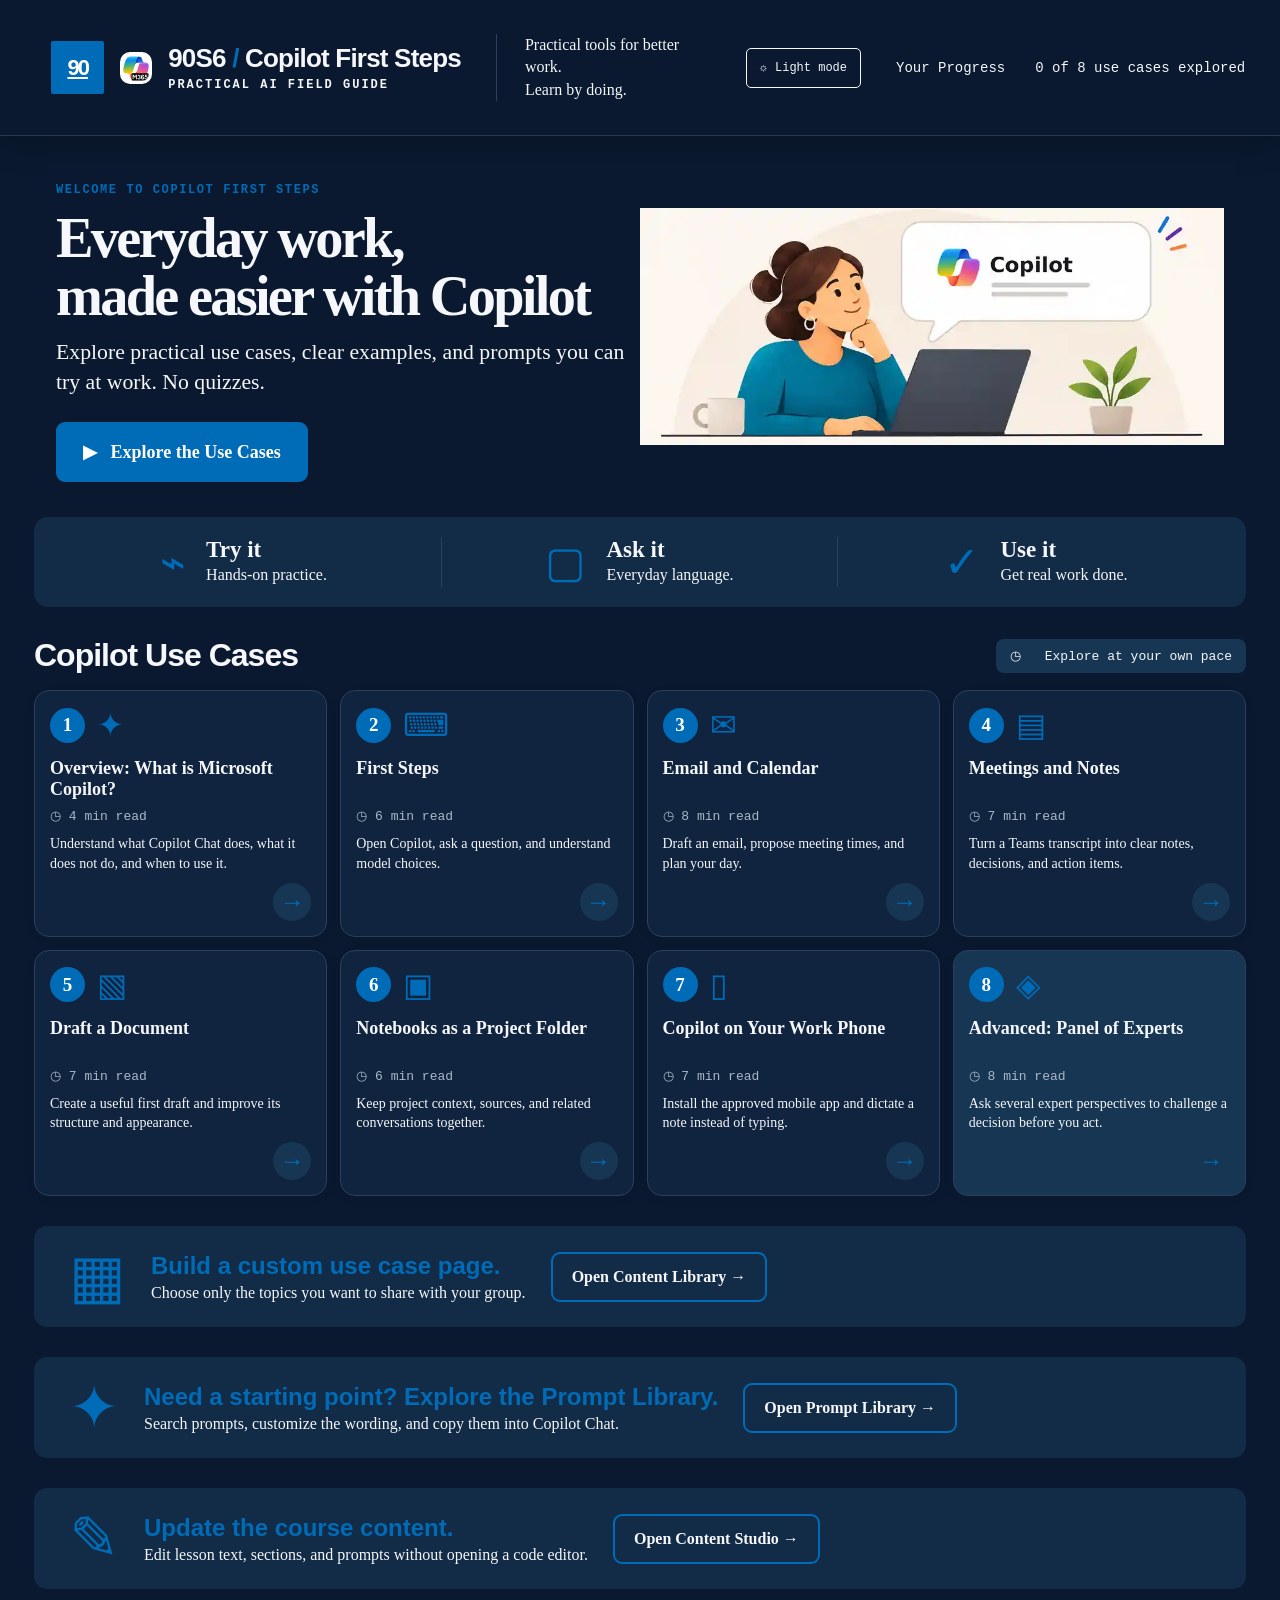
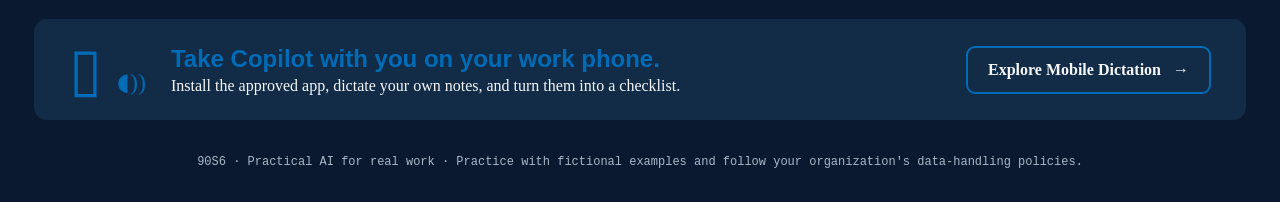
<file: training/copilot-first-steps/index.html>
<!doctype html><html lang="en"><head><meta charset="utf-8"><meta name="viewport" content="width=device-width, initial-scale=1"><title>Copilot First Steps | 90S6</title><link rel="icon" type="image/svg+xml" href="assets/microsoft-365-copilot.svg"><link rel="stylesheet" href="styles.css"><link rel="stylesheet" href="prompt-library.css"><link rel="stylesheet" href="light-mode.css">
</head><body>
<header class="site-header"><div class="brand"><a class="brand-mark" href="https://90s6.com" aria-label="90S6 home">90</a><img class="copilot-brand-icon" src="assets/microsoft-365-copilot.svg" alt="Microsoft 365 Copilot"><div><strong>90S6 <span class="brand-divider">/</span> Copilot First Steps</strong><small>PRACTICAL AI FIELD GUIDE</small></div></div><p class="header-tagline">Practical tools for better work.<br>Learn by doing.</p><button class="theme-toggle" type="button" data-theme-toggle aria-pressed="false">☼ <span>Light mode</span></button><div class="header-progress"><span>Your Progress</span><div class="progress-track"><div id="headerBar" class="progress-fill"></div></div><span id="progressLabel">0 of 8 use cases explored</span></div></header>
<main id="home" class="container"><section class="hero"><div class="hero-copy"><p class="eyebrow">WELCOME TO COPILOT FIRST STEPS</p><h1>Everyday work,<br>made easier with Copilot</h1><p class="hero-sub">Explore practical use cases, clear examples, and prompts you can try at work. No quizzes.</p><button class="primary large" id="startBtn">▶ &nbsp; Explore the Use Cases</button></div><div class="hero-art hero-art-image"><img src="assets/copilot-hero-multicolor.webp" alt="A person using Microsoft 365 Copilot on a laptop, with the official multicolor Copilot mark" /></div></section>
<section class="benefits" aria-label="Learning approach"><div><span class="benefit-icon">⌁</span><div><strong>Try it</strong><p>Hands-on practice.</p></div></div><div><span class="benefit-icon">▢</span><div><strong>Ask it</strong><p>Everyday language.</p></div></div><div><span class="benefit-icon">✓</span><div><strong>Use it</strong><p>Get real work done.</p></div></div></section>
<div class="section-head"><h2>Copilot Use Cases</h2><span class="time-pill">◷ &nbsp; Explore at your own pace</span></div><section id="lessonGrid" class="lesson-grid" aria-label="Use cases"></section>
<section class="phone-banner"><div class="phone-symbol" aria-hidden="true">▦</div><div><h3>Build a custom use case page.</h3><p>Choose only the topics you want to share with your group.</p></div><a class="outline library-action" href="content-library.html">Open Content Library →</a></section>
<section class="phone-banner"><div class="phone-symbol" aria-hidden="true">✦</div><div><h3>Need a starting point? Explore the Prompt Library.</h3><p>Search prompts, customize the wording, and copy them into Copilot Chat.</p></div><a class="outline library-action" href="prompt-library.html">Open Prompt Library →</a></section>
<section class="phone-banner"><div class="phone-symbol" aria-hidden="true">✎</div><div><h3>Update the course content.</h3><p>Edit lesson text, sections, and prompts without opening a code editor.</p></div><a class="outline library-action" href="content-editor.html">Open Content Studio →</a></section>
<section class="phone-banner"><div class="phone-symbol">▯ <span>◖))</span></div><div><h3>Take Copilot with you on your work phone.</h3><p>Install the approved app, dictate your own notes, and turn them into a checklist.</p></div><button class="outline" id="phoneBtn">Explore Mobile Dictation &nbsp; →</button></section><footer>90S6 · Practical AI for real work · Practice with fictional examples and follow your organization's data-handling policies.</footer></main>
<main id="lessonView" class="container lesson-view hidden"><button class="back-link" id="backHome">← All use cases</button><div class="lesson-shell"><div class="lesson-top"><span id="lessonCount" class="pill">USE CASE 1 OF 8</span><span id="lessonTime">2 minutes</span></div><div class="mini-progress"><div id="lessonBar"></div></div><div class="lesson-heading"><span id="lessonIcon" class="lesson-big-icon">▣</span><div><h1 id="lessonTitle"></h1><p id="lessonIntro"></p></div></div><div id="lessonContent" class="lesson-content"></div><div class="lesson-actions"><button class="outline" id="previousBtn">← Previous</button><button class="primary" id="completeBtn">Mark explored & next use case →</button></div></div></main>
<script src="use-cases-data.js"></script><script src="script.js"></script><script src="theme-toggle.js"></script>
</body></html>
</file>
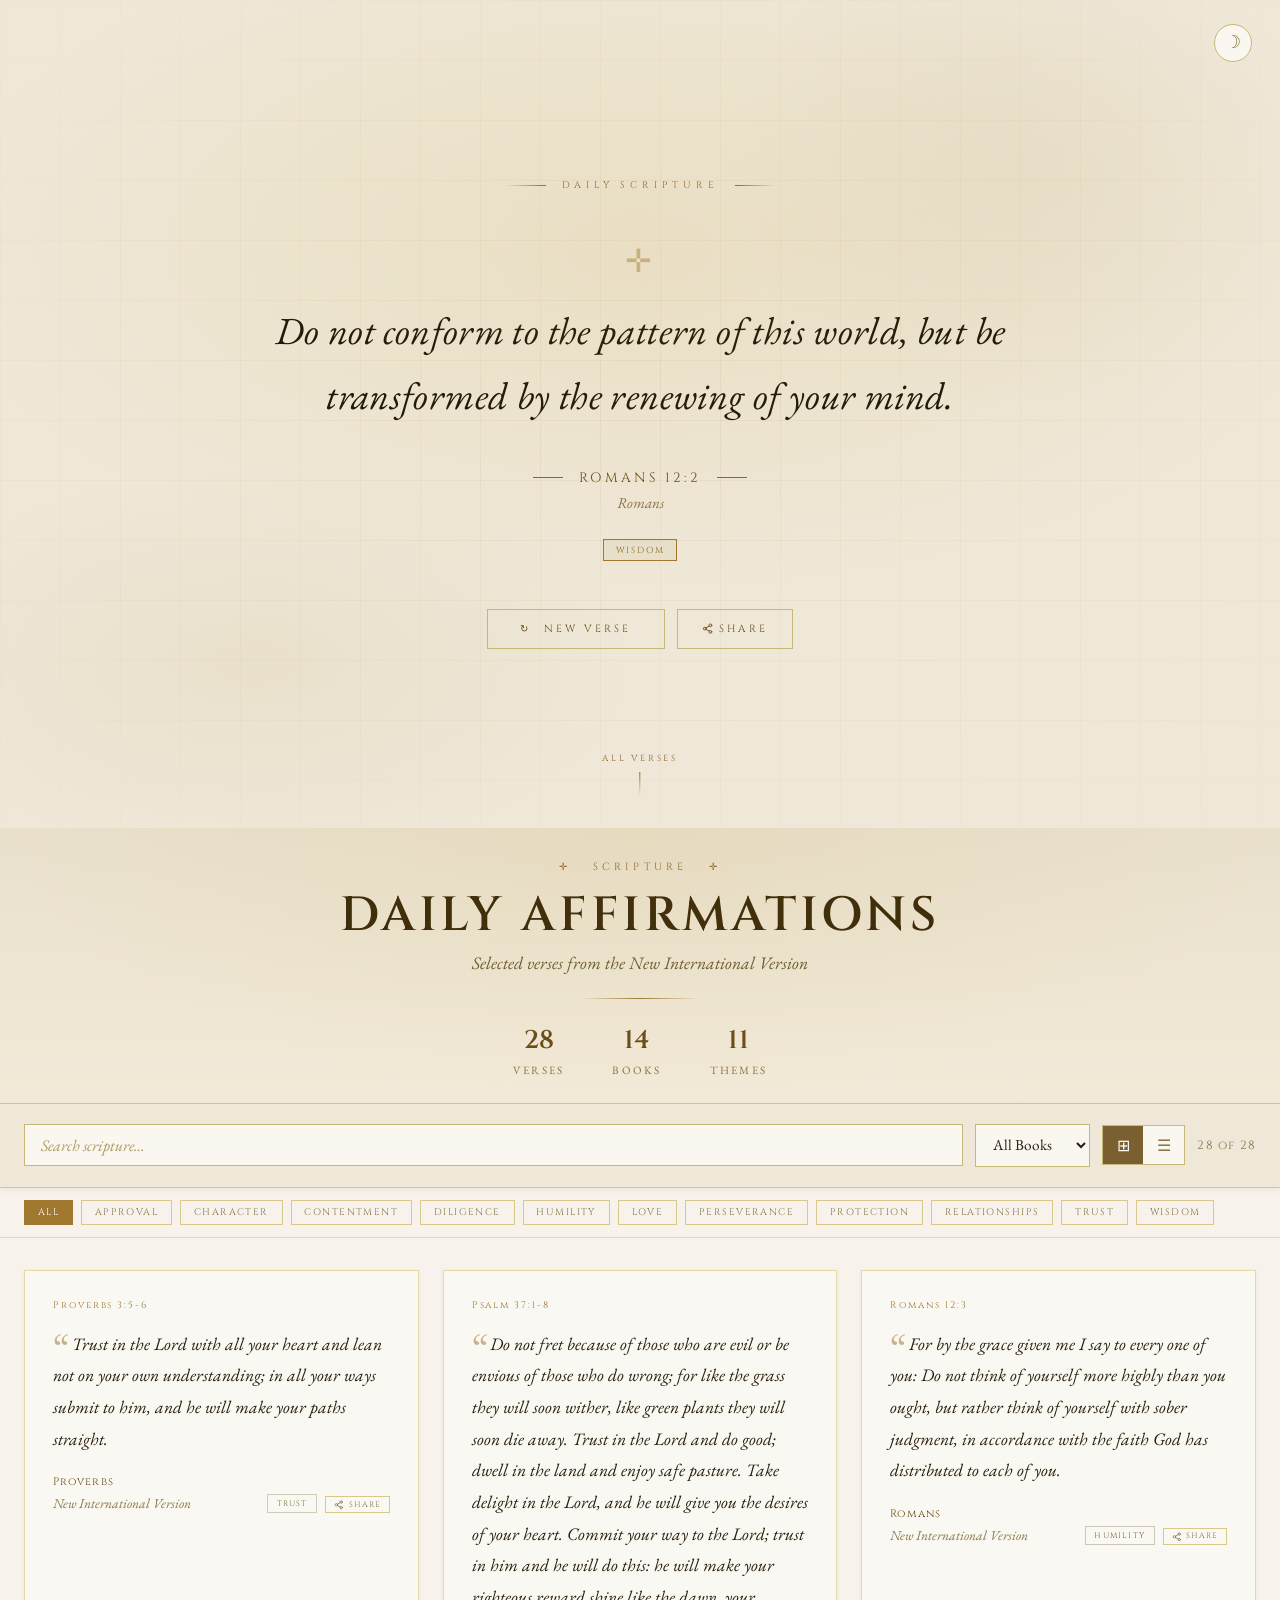
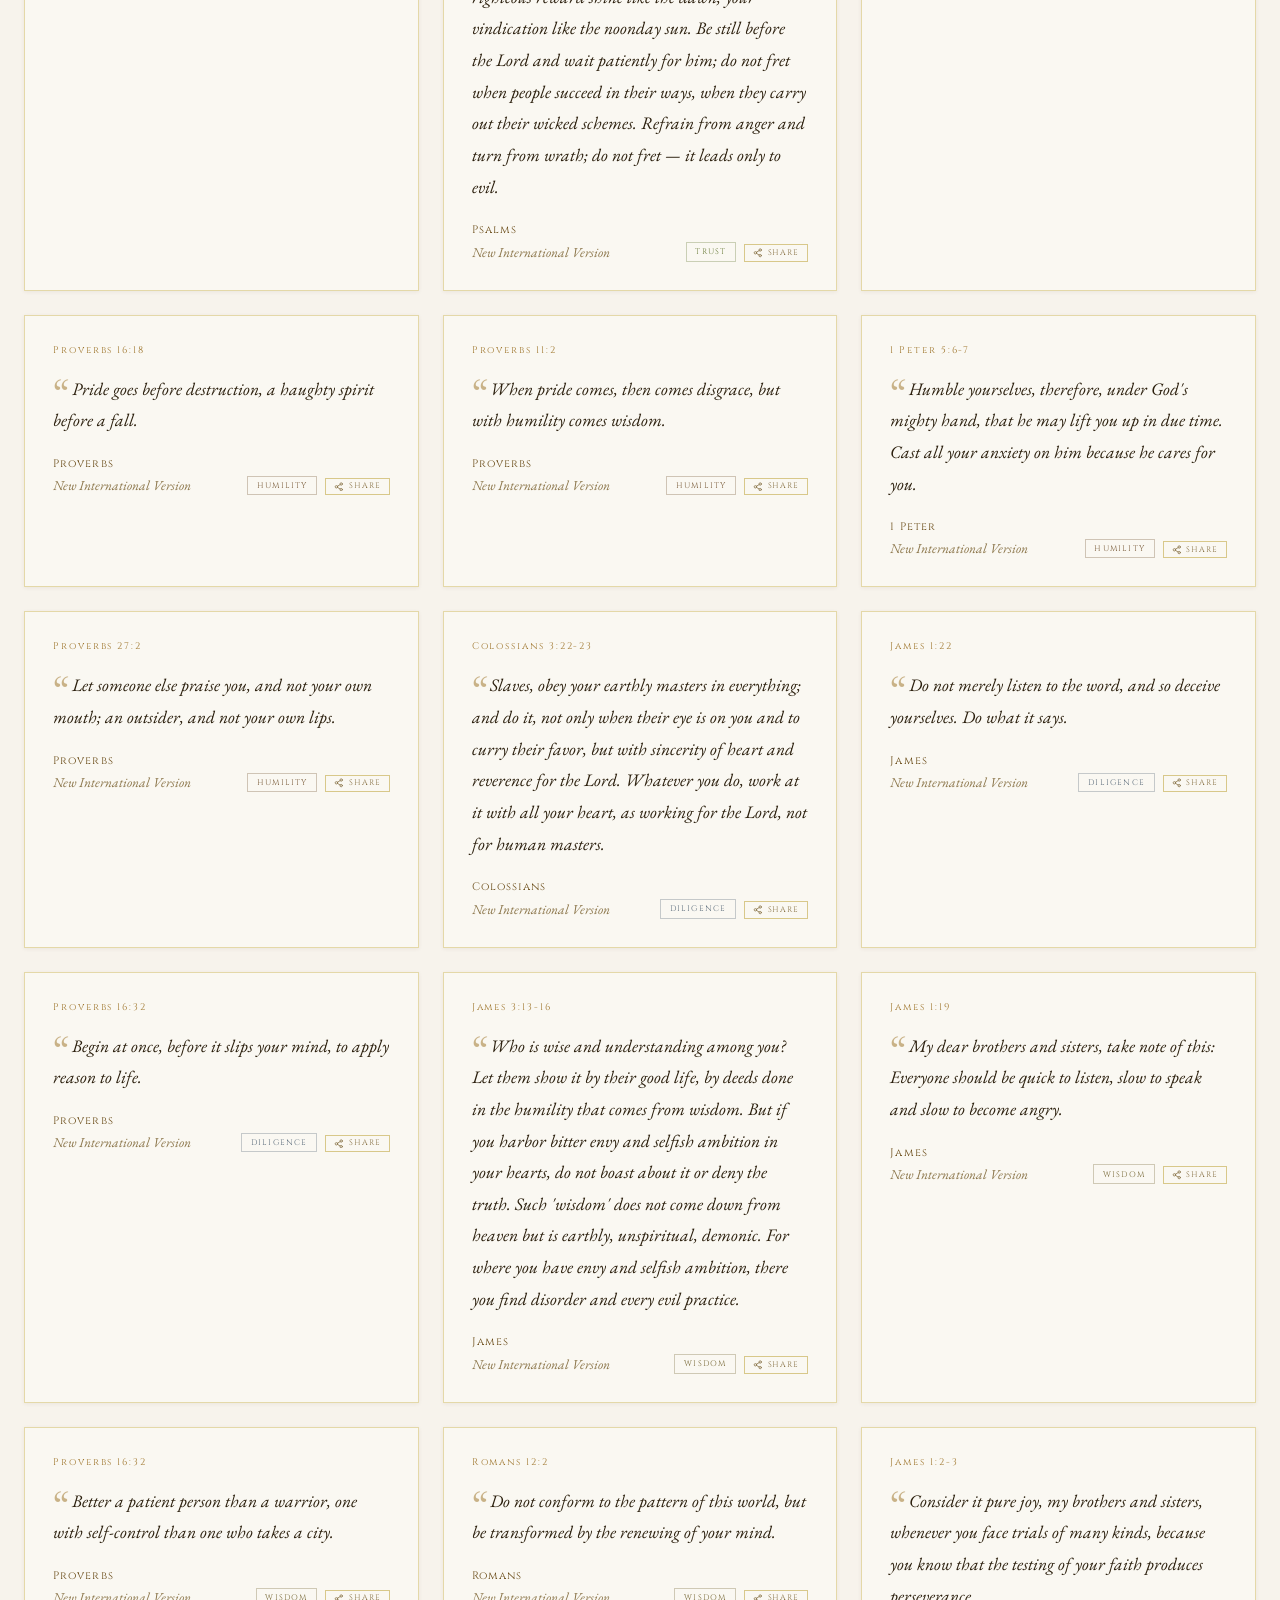
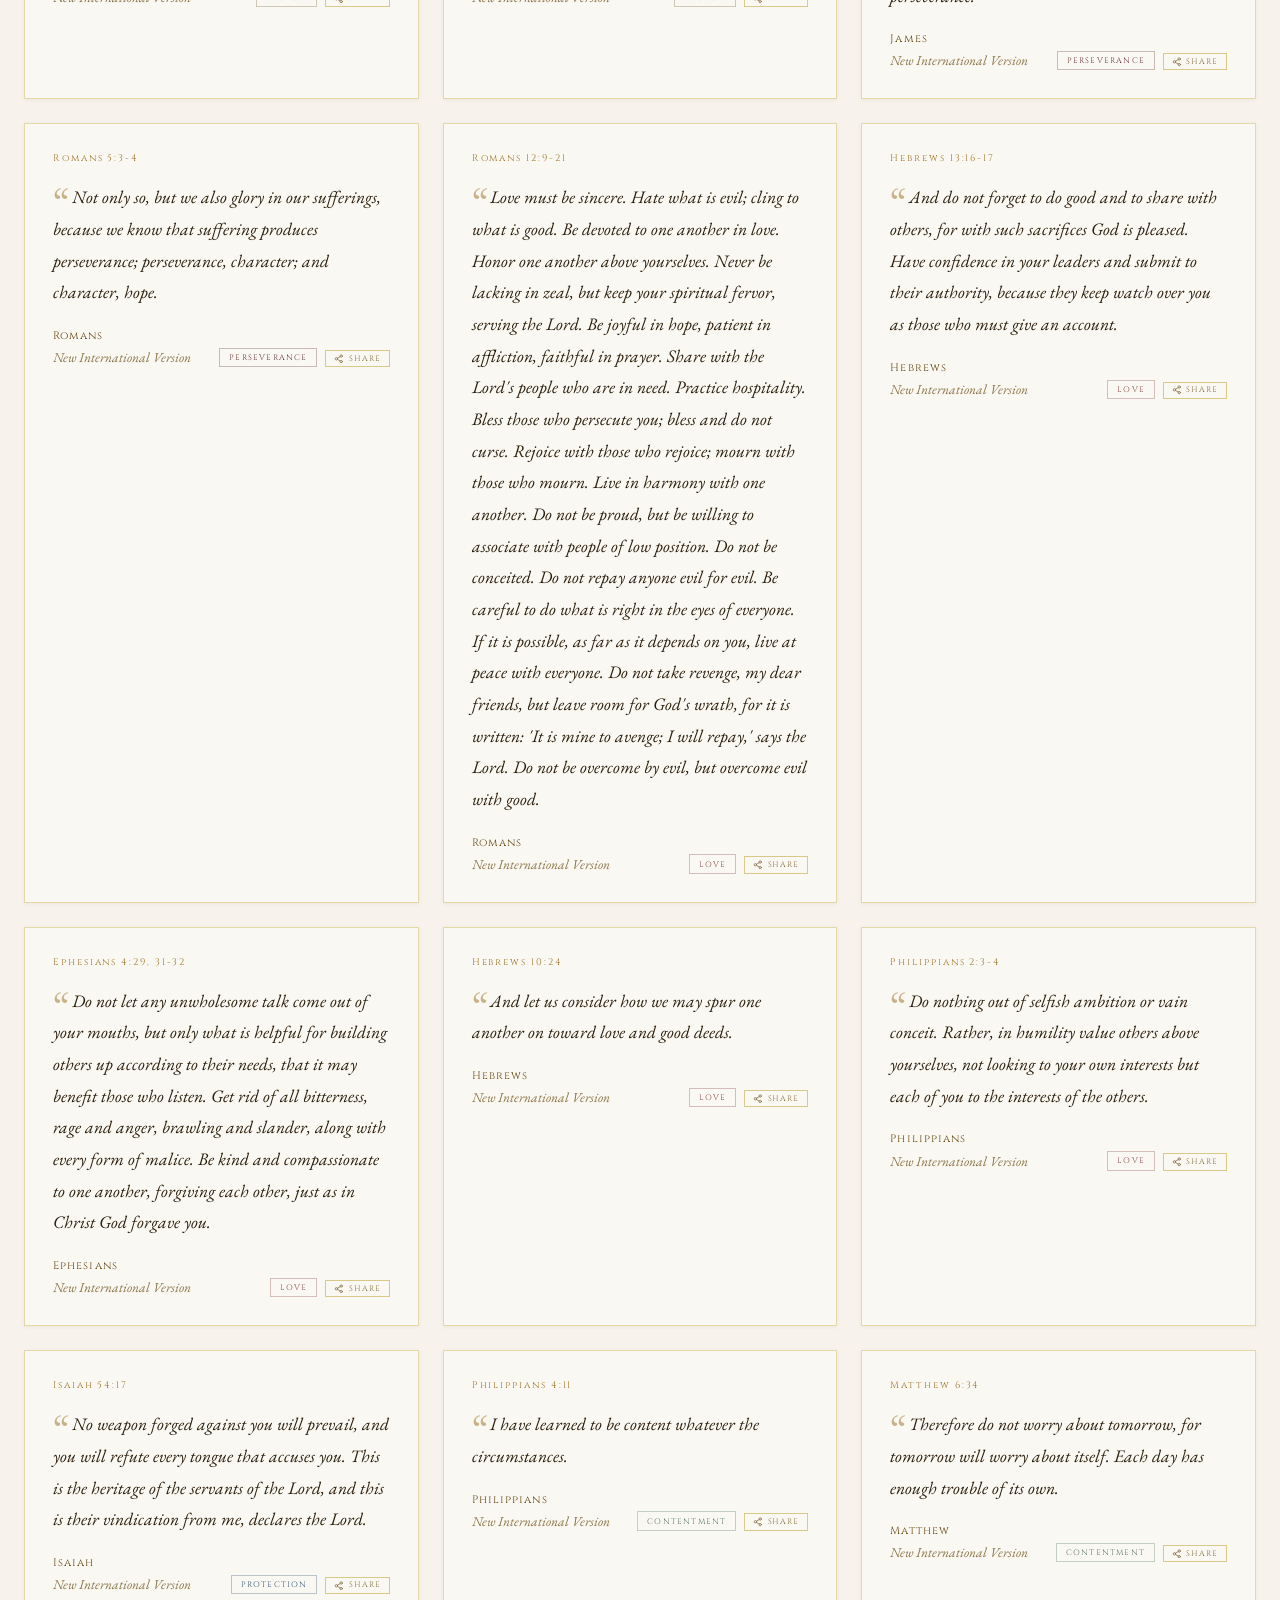
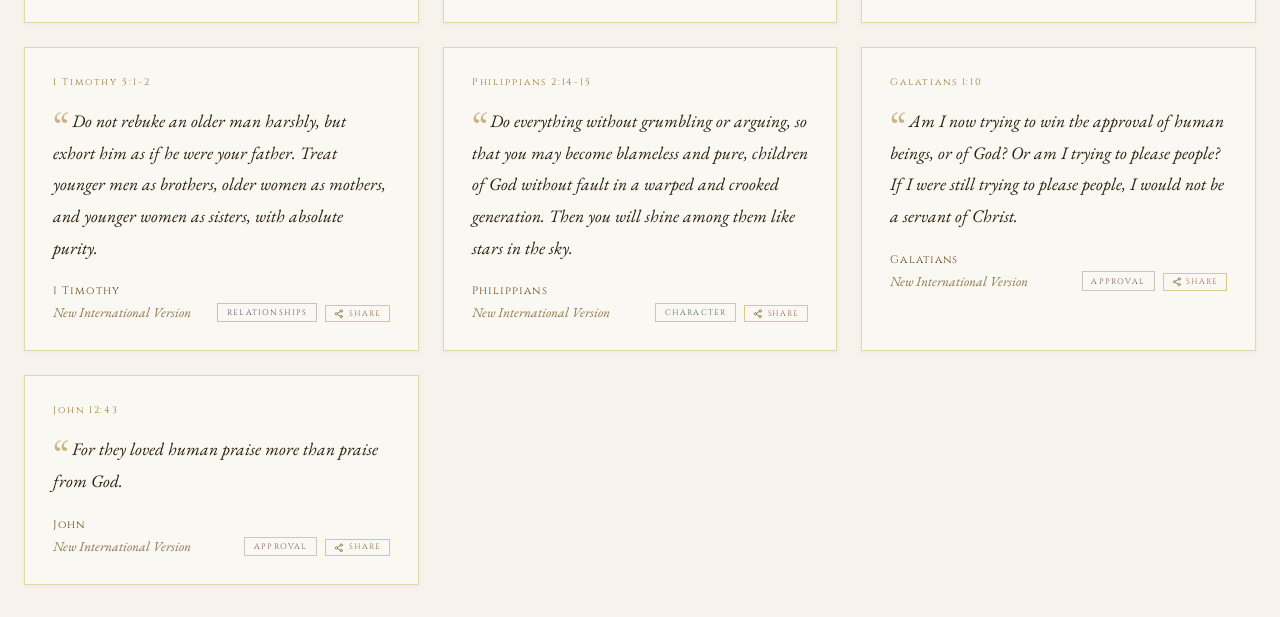
<file: affirmations.html>
<!DOCTYPE html>
<html lang="en">
<head>
<meta charset="UTF-8">
<meta name="viewport" content="width=device-width, initial-scale=1.0">
<title>Daily Affirmations — Scripture</title>
<link rel="preconnect" href="https://fonts.googleapis.com">
<link rel="preconnect" href="https://fonts.gstatic.com" crossorigin>
<link href="https://fonts.googleapis.com/css2?family=EB+Garamond:ital,wght@0,400;0,500;0,600;1,400;1,500&family=Cinzel:wght@400;600&display=swap" rel="stylesheet">

<!-- Google Analytics --> 
<script async src="https://www.googletagmanager.com/gtag/js?id=G-VW34240TN2"></script>
<script>
  window.dataLayer = window.dataLayer || [];
  function gtag(){dataLayer.push(arguments);}
  gtag('js', new Date()); gtag('config', 'G-VW34240TN2');
</script>

<style>
  *, *::before, *::after { box-sizing: border-box; margin: 0; padding: 0; }
  html { scroll-behavior: smooth; }

  /* ── LIGHT TOKENS ─────────────────────────────────────── */
  :root {
    --bg-page:         #f7f3ec;
    --bg-hero:         #efe8d8;
    --bg-header:       linear-gradient(180deg, #e9e0cc 0%, #f2ead8 100%);
    --bg-controls:     #efe8d8;
    --bg-themes:       #f7f3ec;
    --bg-card:         #faf8f2;
    --bg-card-hover:   #ffffff;
    --bg-input:        #faf7f0;
    --bg-modal:        #faf8f2;
    --bg-vbtn-active:  #7a6030;

    --border-header:   #d8c88a;
    --border-controls: #d8c88a;
    --border-themes:   #e4d8a8;
    --border-card:     #e4d8a8;
    --border-card-hov: #a07830;
    --border-input:    #c8b878;
    --border-pill:     #d8c88a;
    --border-modal:    #a07830;

    --text-body:       #2a1e0c;
    --text-hero-q:     #1a1208;
    --text-muted:      #8a7448;
    --text-faint:      #b09860;
    --text-author:     #6a4c18;
    --text-accent:     #8a6428;
    --text-gold:       #a07830;
    --text-title:      #3a2808;
    --text-subtitle:   #6a5830;
    --text-number:     #a07830;
    --text-vbtn:       #8a7448;
    --text-vbtn-act:   #ffffff;

    --shadow-card:     0 1px 4px rgba(80,50,10,0.07);
    --shadow-card-hov: 0 6px 20px rgba(80,50,10,0.12);
    --shadow-controls: 0 2px 8px rgba(80,50,10,0.08);
    --shadow-modal:    0 20px 60px rgba(60,40,5,0.22);
    --overlay-bg:      rgba(30,20,5,0.55);

    --grid-line:       rgba(140,100,30,0.07);
    --hero-glow1:      rgba(200,160,60,0.13);
    --hero-glow2:      rgba(160,120,40,0.07);
    --hero-glow3:      rgba(130,90,30,0.06);
    --quote-mark-col:  rgba(160,120,48,0.55);
  }

  /* ── DARK TOKENS ──────────────────────────────────────── */
  [data-theme="dark"] {
    --bg-page:         #0e0c08;
    --bg-hero:         #0b0907;
    --bg-header:       linear-gradient(180deg, #1c1810 0%, #0e0c08 100%);
    --bg-controls:     #120f0a;
    --bg-themes:       #100d09;
    --bg-card:         #161208;
    --bg-card-hover:   #1c1810;
    --bg-input:        #1c1810;
    --bg-modal:        #161208;
    --bg-vbtn-active:  #3a3018;

    --border-header:   #3a3018;
    --border-controls: #2a2010;
    --border-themes:   #2a2010;
    --border-card:     #2a2010;
    --border-card-hov: #5a4818;
    --border-input:    #3a3018;
    --border-pill:     #2a2010;
    --border-modal:    #5a4818;

    --text-body:       #e0d4a8;
    --text-hero-q:     #f0e4b8;
    --text-muted:      #6a5a30;
    --text-faint:      #5a4820;
    --text-author:     #c8a848;
    --text-accent:     #9a8038;
    --text-gold:       #c8a848;
    --text-title:      #c8a848;
    --text-subtitle:   #8a7840;
    --text-number:     #4a3a18;
    --text-vbtn:       #6a5a30;
    --text-vbtn-act:   #c8a848;

    --shadow-card:     none;
    --shadow-card-hov: none;
    --shadow-controls: none;
    --shadow-modal:    0 0 80px rgba(0,0,0,0.8), 0 0 40px rgba(160,120,30,0.1);
    --overlay-bg:      rgba(0,0,0,0.88);

    --grid-line:       rgba(120,90,20,0.05);
    --hero-glow1:      rgba(180,140,40,0.10);
    --hero-glow2:      rgba(110,80,20,0.06);
    --hero-glow3:      rgba(90,65,15,0.05);
    --quote-mark-col:  #4a3a18;
  }

  body {
    min-height: 100vh;
    background: var(--bg-page);
    font-family: 'EB Garamond', Georgia, serif;
    color: var(--text-body);
    transition: background 0.35s ease, color 0.35s ease;
  }

  /* ── THEME TOGGLE ─────────────────────────────────────── */
  .theme-toggle {
    background: var(--bg-input);
    border: 1px solid var(--border-input);
    color: var(--text-muted);
    width: 2.4rem;
    height: 2.4rem;
    border-radius: 50%;
    cursor: pointer;
    font-size: 1.1rem;
    display: flex;
    align-items: center;
    justify-content: center;
    flex-shrink: 0;
    transition: border-color 0.2s, color 0.2s, background 0.2s;
    position: relative;
    overflow: hidden;
  }
  .theme-toggle:hover { border-color: var(--text-accent); color: var(--text-accent); }
  .theme-toggle .icon-sun,
  .theme-toggle .icon-moon {
    position: absolute;
    line-height: 1;
    transition: opacity 0.3s, transform 0.3s;
  }
  .theme-toggle .icon-sun  { opacity: 0; transform: rotate(90deg) scale(0.5); }
  .theme-toggle .icon-moon { opacity: 1; transform: rotate(0deg)  scale(1);   }
  [data-theme="dark"] .theme-toggle .icon-sun  { opacity: 1; transform: rotate(0deg)   scale(1);   }
  [data-theme="dark"] .theme-toggle .icon-moon { opacity: 0; transform: rotate(-90deg) scale(0.5); }

  .hero-theme-toggle {
    position: absolute;
    top: 1.5rem;
    right: 1.75rem;
    z-index: 10;
  }

  /* ── HERO ─────────────────────────────────────────────── */
  .hero-section {
    position: relative;
    min-height: 92vh;
    display: flex;
    flex-direction: column;
    align-items: center;
    justify-content: center;
    text-align: center;
    padding: 5rem 2rem;
    overflow: hidden;
    background: var(--bg-hero);
    transition: background 0.35s ease;
  }

  .hero-bg {
    position: absolute; inset: 0;
    background:
      radial-gradient(ellipse 80% 60% at 50% 30%, var(--hero-glow1) 0%, transparent 70%),
      radial-gradient(ellipse 50% 40% at 20% 80%, var(--hero-glow2) 0%, transparent 60%),
      radial-gradient(ellipse 40% 50% at 80% 20%, var(--hero-glow3) 0%, transparent 60%);
    pointer-events: none;
  }

  .hero-grid {
    position: absolute; inset: 0;
    background-image:
      linear-gradient(var(--grid-line) 1px, transparent 1px),
      linear-gradient(90deg, var(--grid-line) 1px, transparent 1px);
    background-size: 60px 60px;
    pointer-events: none;
    -webkit-mask-image: radial-gradient(ellipse 80% 80% at 50% 50%, black 0%, transparent 100%);
    mask-image: radial-gradient(ellipse 80% 80% at 50% 50%, black 0%, transparent 100%);
  }

  .hero-eyebrow {
    font-family: 'Cinzel', serif;
    font-size: 0.6rem;
    letter-spacing: 0.5em;
    color: var(--text-accent);
    text-transform: uppercase;
    margin-bottom: 3rem;
    display: flex;
    align-items: center;
    gap: 1rem;
  }
  .hero-eyebrow::before, .hero-eyebrow::after {
    content: ''; width: 40px; height: 1px;
    background: linear-gradient(90deg, transparent, var(--text-accent));
  }
  .hero-eyebrow::after { background: linear-gradient(90deg, var(--text-accent), transparent); }

  .hero-quote-wrap {
    max-width: 820px;
    transition: opacity 0.4s ease, transform 0.4s ease;
  }
  .hero-quote-wrap.fading { opacity: 0; transform: translateY(10px); }

  .hero-cross {
    font-size: 2rem;
    color: var(--text-gold);
    opacity: 0.45;
    display: block;
    margin-bottom: 1rem;
    user-select: none;
    letter-spacing: 0.1em;
  }

  .hero-quote-text {
    font-family: 'EB Garamond', serif;
    font-size: clamp(1.45rem, 3.2vw, 2.4rem);
    font-style: italic;
    font-weight: 400;
    line-height: 1.7;
    color: var(--text-hero-q);
    margin-bottom: 2.5rem;
    letter-spacing: 0.01em;
    transition: color 0.35s ease;
  }

  .hero-attribution {
    display: flex;
    flex-direction: column;
    align-items: center;
    gap: 0.4rem;
    margin-bottom: 1.5rem;
  }

  .hero-author-line {
    display: flex;
    align-items: center;
    gap: 1rem;
  }

  .hero-rule { width: 30px; height: 1px; background: var(--text-accent); }

  .hero-author {
    font-family: 'Cinzel', serif;
    font-size: 0.85rem;
    letter-spacing: 0.25em;
    color: var(--text-author);
    text-transform: uppercase;
  }

  .hero-source {
    font-family: 'EB Garamond', serif;
    font-size: 0.95rem;
    font-style: italic;
    color: var(--text-muted);
  }

  .hero-theme-pill {
    display: inline-block;
    font-family: 'Cinzel', serif;
    font-size: 0.55rem;
    letter-spacing: 0.2em;
    text-transform: uppercase;
    padding: 0.25rem 0.75rem;
    border: 1px solid var(--text-gold);
    color: var(--text-accent);
    margin-bottom: 3rem;
    background: rgba(160,120,48,0.07);
  }

  .hero-refresh-btn {
    background: none;
    border: 1px solid var(--border-input);
    color: var(--text-author);
    padding: 0.75rem 2rem;
    font-family: 'Cinzel', serif;
    font-size: 0.65rem;
    letter-spacing: 0.3em;
    text-transform: uppercase;
    cursor: pointer;
    transition: border-color 0.25s, color 0.25s, background 0.25s;
  }
  .hero-refresh-btn:hover {
    border-color: var(--text-accent);
    color: var(--text-body);
    background: rgba(140,100,30,0.07);
  }

  .hero-scroll-hint {
    position: absolute;
    bottom: 2rem; left: 50%;
    transform: translateX(-50%);
    display: flex;
    flex-direction: column;
    align-items: center;
    gap: 0.5rem;
    color: var(--text-accent);
    font-family: 'Cinzel', serif;
    font-size: 0.55rem;
    letter-spacing: 0.3em;
    text-transform: uppercase;
    animation: scrollBounce 2s ease-in-out infinite;
    text-decoration: none;
  }
  .hero-scroll-arrow {
    width: 1px; height: 24px;
    background: linear-gradient(180deg, var(--text-accent), transparent);
  }

  @keyframes scrollBounce {
    0%, 100% { transform: translateX(-50%) translateY(0); }
    50%       { transform: translateX(-50%) translateY(6px); }
  }

  /* ── STATS HEADER ─────────────────────────────────────── */
  .stoic-header {
    background: var(--bg-header);
    border-bottom: 1px solid var(--border-header);
    padding: 2rem 2rem 1.5rem;
    text-align: center;
    position: relative;
    overflow: hidden;
    transition: border-color 0.35s ease;
  }
  .stoic-header::before {
    content: '';
    position: absolute; inset: 0;
    background: radial-gradient(ellipse at 50% 0%, rgba(200,160,60,0.09) 0%, transparent 70%);
    pointer-events: none;
  }

  .header-ornament {
    font-family: 'Cinzel', serif;
    color: var(--text-accent);
    font-size: 0.65rem;
    letter-spacing: 0.4em;
    text-transform: uppercase;
    margin-bottom: 1rem;
  }

  .header-title {
    font-family: 'Cinzel', serif;
    font-size: clamp(1.8rem, 5vw, 3rem);
    font-weight: 600;
    color: var(--text-title);
    letter-spacing: 0.08em;
    line-height: 1.1;
    margin-bottom: 0.5rem;
    transition: color 0.35s ease;
  }

  .header-subtitle {
    font-family: 'EB Garamond', serif;
    font-size: 1.1rem;
    font-style: italic;
    color: var(--text-subtitle);
    margin-bottom: 1.5rem;
    transition: color 0.35s ease;
  }

  .header-divider {
    width: 120px; height: 1px;
    background: linear-gradient(90deg, transparent, var(--text-gold), transparent);
    margin: 0 auto 1.5rem;
  }

  .stats-row {
    display: flex;
    justify-content: center;
    flex-wrap: wrap;
    gap: 2rem 3rem;
  }
  .stat-item { text-align: center; }
  .stat-number {
    font-family: 'Cinzel', serif;
    font-size: 1.6rem;
    color: var(--text-author);
    font-weight: 600;
    display: block;
    transition: color 0.35s ease;
  }
  .stat-label {
    font-size: 0.7rem;
    color: var(--text-muted);
    letter-spacing: 0.2em;
    text-transform: uppercase;
    transition: color 0.35s ease;
  }

  /* ── CONTROLS ─────────────────────────────────────────── */
  .controls {
    background: var(--bg-controls);
    border-bottom: 1px solid var(--border-controls);
    padding: 1.25rem 1.5rem;
    display: flex;
    flex-wrap: wrap;
    gap: 0.75rem;
    align-items: center;
    position: sticky; top: 0; z-index: 100;
    box-shadow: var(--shadow-controls);
    transition: background 0.35s ease, border-color 0.35s ease;
  }

  .search-input {
    flex: 1; min-width: 180px;
    background: var(--bg-input);
    border: 1px solid var(--border-input);
    color: var(--text-body);
    padding: 0.6rem 1rem;
    font-family: 'EB Garamond', serif;
    font-size: 1rem;
    outline: none;
    transition: border-color 0.2s, box-shadow 0.2s, background 0.35s ease, color 0.35s ease;
  }
  .search-input:focus { border-color: var(--text-accent); box-shadow: 0 0 0 3px rgba(140,100,30,0.11); }
  .search-input::placeholder { color: var(--text-faint); font-style: italic; }

  .filter-select {
    background: var(--bg-input);
    border: 1px solid var(--border-input);
    color: var(--text-body);
    padding: 0.6rem 0.8rem;
    font-family: 'EB Garamond', serif;
    font-size: 0.95rem;
    outline: none; cursor: pointer;
    transition: border-color 0.2s, background 0.35s ease, color 0.35s ease;
  }
  .filter-select:focus { border-color: var(--text-accent); }

  .view-toggle { display: flex; border: 1px solid var(--border-input); overflow: hidden; transition: border-color 0.35s ease; }
  .view-btn {
    background: var(--bg-input);
    border: none;
    color: var(--text-vbtn);
    padding: 0.6rem 0.85rem;
    cursor: pointer; font-size: 1rem;
    transition: all 0.2s;
  }
  .view-btn.active { background: var(--bg-vbtn-active); color: var(--text-vbtn-act); }

  .results-info {
    font-size: 0.75rem;
    color: var(--text-muted);
    font-family: 'Cinzel', serif;
    letter-spacing: 0.1em;
    white-space: nowrap;
    transition: color 0.35s ease;
  }

  /* ── THEMES BAR ───────────────────────────────────────── */
  .themes-bar {
    background: var(--bg-themes);
    border-bottom: 1px solid var(--border-themes);
    padding: 0.75rem 1.5rem;
    display: flex;
    gap: 0.5rem;
    overflow-x: auto;
    scrollbar-width: none;
    transition: background 0.35s ease, border-color 0.35s ease;
  }
  .themes-bar::-webkit-scrollbar { display: none; }

  .theme-pill {
    background: none;
    border: 1px solid var(--border-pill);
    color: var(--text-muted);
    padding: 0.3rem 0.8rem;
    font-family: 'Cinzel', serif;
    font-size: 0.6rem;
    letter-spacing: 0.15em;
    text-transform: uppercase;
    cursor: pointer; white-space: nowrap;
    transition: all 0.2s;
  }
  .theme-pill:hover { border-color: var(--text-accent); color: var(--text-body); background: rgba(140,100,30,0.06); }
  .theme-pill.active { background: var(--text-gold); border-color: var(--text-gold); color: #fff; }

  /* ── CONTENT ──────────────────────────────────────────── */
  .content {
    padding: 2rem 1.5rem;
    max-width: 1400px;
    margin: 0 auto;
    background: var(--bg-page);
    transition: background 0.35s ease;
  }

  /* ── GRID VIEW ────────────────────────────────────────── */
  .grid-view {
    display: grid;
    grid-template-columns: repeat(auto-fill, minmax(310px, 1fr));
    gap: 1.5rem;
  }

  .quote-card {
    background: var(--bg-card);
    border: 1px solid var(--border-card);
    padding: 1.75rem;
    cursor: pointer;
    transition: all 0.25s;
    position: relative;
    overflow: hidden;
    box-shadow: var(--shadow-card);
  }
  .quote-card::before {
    content: '';
    position: absolute; top: 0; left: 0;
    width: 3px; height: 100%;
    background: linear-gradient(180deg, transparent, var(--text-gold), transparent);
    opacity: 0;
    transition: opacity 0.25s;
  }
  .quote-card:hover { border-color: var(--border-card-hov); background: var(--bg-card-hover); transform: translateY(-2px); box-shadow: var(--shadow-card-hov); }
  .quote-card:hover::before { opacity: 1; }

  .quote-number {
    font-family: 'Cinzel', serif;
    font-size: 0.6rem;
    color: var(--text-number);
    letter-spacing: 0.2em;
    margin-bottom: 1rem;
    transition: color 0.35s ease;
  }

  .quote-text {
    font-family: 'EB Garamond', serif;
    font-size: 1.1rem;
    line-height: 1.8;
    color: var(--text-body);
    font-style: italic;
    margin-bottom: 1.25rem;
    transition: color 0.35s ease;
  }
  .quote-text::before {
    content: '\201C';
    font-size: 2.5rem;
    color: var(--quote-mark-col);
    line-height: 0;
    vertical-align: -0.8rem;
    margin-right: 0.1rem;
    font-style: normal;
  }

  .quote-footer {
    display: flex;
    justify-content: space-between;
    align-items: flex-end;
    gap: 0.75rem;
  }
  .quote-attribution { flex: 1; }
  .quote-author {
    font-family: 'Cinzel', serif;
    font-size: 0.68rem;
    color: var(--text-author);
    letter-spacing: 0.1em;
    display: block;
    margin-bottom: 0.2rem;
    transition: color 0.35s ease;
  }
  .quote-source {
    font-family: 'EB Garamond', serif;
    font-size: 0.85rem;
    color: var(--text-muted);
    font-style: italic;
    transition: color 0.35s ease;
  }
  .quote-theme-badge {
    font-family: 'Cinzel', serif;
    font-size: 0.5rem;
    letter-spacing: 0.15em;
    text-transform: uppercase;
    padding: 0.2rem 0.55rem;
    border: 1px solid;
    white-space: nowrap;
    flex-shrink: 0;
  }

  /* ── LIST VIEW ────────────────────────────────────────── */
  .list-view { display: flex; flex-direction: column; }
  .list-quote-card {
    background: var(--bg-card);
    border-bottom: 1px solid var(--border-card);
    padding: 1.4rem 2rem;
    display: flex; gap: 2rem;
    align-items: flex-start;
    cursor: pointer;
    transition: background 0.2s;
  }
  .list-quote-card:hover { background: var(--bg-card-hover); }
  .list-number {
    font-family: 'Cinzel', serif;
    font-size: 0.7rem;
    color: var(--text-number);
    letter-spacing: 0.1em;
    min-width: 2.5rem;
    padding-top: 0.25rem;
    transition: color 0.35s ease;
  }
  .list-content { flex: 1; }
  .list-text {
    font-family: 'EB Garamond', serif;
    font-size: 1.1rem;
    line-height: 1.65;
    color: var(--text-body);
    font-style: italic;
    margin-bottom: 0.5rem;
    transition: color 0.35s ease;
  }
  .list-meta { display: flex; gap: 1.5rem; align-items: center; flex-wrap: wrap; }
  .list-author {
    font-family: 'Cinzel', serif;
    font-size: 0.62rem;
    color: var(--text-author);
    letter-spacing: 0.1em;
    transition: color 0.35s ease;
  }
  .list-source {
    font-family: 'EB Garamond', serif;
    font-size: 0.85rem;
    color: var(--text-muted);
    font-style: italic;
    transition: color 0.35s ease;
  }
  .list-theme {
    font-family: 'Cinzel', serif;
    font-size: 0.52rem;
    letter-spacing: 0.1em;
    text-transform: uppercase;
  }

  /* ── MODAL ────────────────────────────────────────────── */
  .modal-overlay {
    position: fixed; inset: 0;
    background: var(--overlay-bg);
    z-index: 1000;
    display: flex; align-items: center; justify-content: center;
    padding: 2rem;
    backdrop-filter: blur(4px);
    opacity: 0; pointer-events: none;
    transition: opacity 0.25s;
  }
  .modal-overlay.open { opacity: 1; pointer-events: all; }

  .modal {
    background: var(--bg-modal);
    border: 1px solid var(--border-modal);
    max-width: 660px; width: 100%;
    padding: 3rem;
    position: relative;
    box-shadow: var(--shadow-modal);
    transform: translateY(16px);
    transition: transform 0.3s, background 0.35s ease;
  }
  .modal-overlay.open .modal { transform: translateY(0); }

  .modal::before {
    content: '';
    position: absolute;
    top: -1px; left: 20px; right: 20px;
    height: 2px;
    background: linear-gradient(90deg, transparent, var(--text-gold), transparent);
  }

  .modal-close {
    position: absolute; top: 1.25rem; right: 1.25rem;
    background: none;
    border: 1px solid var(--border-pill);
    color: var(--text-muted);
    width: 2rem; height: 2rem;
    cursor: pointer; font-size: 0.9rem;
    font-family: 'Cinzel', serif;
    transition: all 0.2s;
    display: flex; align-items: center; justify-content: center;
  }
  .modal-close:hover { border-color: var(--text-accent); color: var(--text-body); }

  .modal-number {
    font-family: 'Cinzel', serif;
    font-size: 0.6rem;
    color: var(--text-gold);
    letter-spacing: 0.3em;
    margin-bottom: 1.5rem;
  }

  .modal-text {
    font-family: 'EB Garamond', serif;
    font-size: 1.45rem;
    line-height: 1.85;
    color: var(--text-hero-q);
    font-style: italic;
    margin-bottom: 2rem;
    transition: color 0.35s ease;
  }

  .modal-divider {
    width: 60px; height: 1px;
    background: linear-gradient(90deg, var(--text-gold), transparent);
    margin-bottom: 1.5rem;
  }

  .modal-author {
    font-family: 'Cinzel', serif;
    font-size: 1rem;
    color: var(--text-author);
    letter-spacing: 0.15em;
    margin-bottom: 0.4rem;
    transition: color 0.35s ease;
  }

  .modal-source {
    font-family: 'EB Garamond', serif;
    font-size: 1rem;
    color: var(--text-muted);
    font-style: italic;
    margin-bottom: 1.5rem;
    transition: color 0.35s ease;
  }

  .modal-theme {
    display: inline-block;
    font-family: 'Cinzel', serif;
    font-size: 0.6rem;
    letter-spacing: 0.2em;
    text-transform: uppercase;
    padding: 0.3rem 0.8rem;
    border: 1px solid var(--text-gold);
    color: var(--text-accent);
    background: rgba(160,120,48,0.07);
  }

  /* ── NO RESULTS ───────────────────────────────────────── */
  .no-results {
    text-align: center;
    padding: 5rem 2rem;
    font-family: 'EB Garamond', serif;
    font-size: 1.2rem;
    color: var(--text-muted);
    font-style: italic;
    line-height: 2;
  }

  /* ── RESPONSIVE ───────────────────────────────────────── */
  @media (max-width: 640px) {
    .stats-row { gap: 1.2rem 2rem; }
    .grid-view { grid-template-columns: 1fr; }
    .controls { flex-direction: column; }
    .search-input { width: 100%; }
    .list-quote-card { padding: 1.2rem; gap: 1rem; }
    .modal { padding: 2rem 1.5rem; }
    .modal-text { font-size: 1.2rem; }
  }

  /* ── SHARE BUTTON ─────────────────────────────────────── */
  .share-btn {
    background: none;
    border: 1px solid var(--border-pill);
    color: var(--text-muted);
    font-family: 'Cinzel', serif;
    font-size: 0.5rem;
    letter-spacing: 0.12em;
    text-transform: uppercase;
    padding: 0.18rem 0.5rem;
    cursor: pointer;
    transition: border-color 0.2s, color 0.2s;
    white-space: nowrap;
    flex-shrink: 0;
    display: inline-flex;
    align-items: center;
    gap: 0.3rem;
    line-height: 1;
    align-self: flex-end;
  }
  .share-btn:hover { border-color: var(--text-accent); color: var(--text-accent); }
  .share-btn svg {
    width: 0.6rem; height: 0.6rem;
    stroke: currentColor; fill: none;
    stroke-width: 2; stroke-linecap: round; stroke-linejoin: round;
    flex-shrink: 0;
  }
  .modal-share-btn {
    display: inline-flex;
    align-items: center;
    gap: 0.35rem;
    background: none;
    border: 1px solid var(--border-pill);
    color: var(--text-muted);
    font-family: 'Cinzel', serif;
    font-size: 0.55rem;
    letter-spacing: 0.18em;
    text-transform: uppercase;
    padding: 0.3rem 0.75rem;
    cursor: pointer;
    transition: border-color 0.2s, color 0.2s;
    margin-top: 0;
  }
  .modal-share-btn:hover { border-color: var(--text-accent); color: var(--text-accent); }
  .modal-share-btn svg {
    width: 0.65rem; height: 0.65rem;
    stroke: currentColor; fill: none;
    stroke-width: 2; stroke-linecap: round; stroke-linejoin: round;
    flex-shrink: 0;
  }
  .toast {
    position: fixed;
    bottom: 2rem;
    left: 50%;
    transform: translateX(-50%) translateY(8px);
    background: var(--text-title);
    color: var(--bg-page);
    font-family: 'Cinzel', serif;
    font-size: 0.6rem;
    letter-spacing: 0.2em;
    text-transform: uppercase;
    padding: 0.55rem 1.25rem;
    opacity: 0;
    pointer-events: none;
    transition: opacity 0.25s, transform 0.25s;
    z-index: 2000;
    white-space: nowrap;
  }
  .toast.show { opacity: 1; transform: translateX(-50%) translateY(0); }

  /* ── HERO SHARE BUTTON ────────────────────────────────── */
  .hero-share-row {
    display: flex;
    align-items: center;
    gap: 0.75rem;
    justify-content: center;
  }
  .hero-share-btn {
    background: none;
    border: 1px solid var(--border-input);
    color: var(--text-author);
    padding: 0.75rem 1.5rem;
    font-family: 'Cinzel', serif;
    font-size: 0.65rem;
    letter-spacing: 0.3em;
    text-transform: uppercase;
    cursor: pointer;
    transition: border-color 0.25s, color 0.25s, background 0.25s;
    display: inline-flex;
    align-items: center;
    gap: 0.4rem;
  }
  .hero-share-btn:hover {
    border-color: var(--text-accent);
    color: var(--text-body);
    background: rgba(0,0,0,0.04);
  }
  .hero-share-btn svg {
    width: 0.7rem; height: 0.7rem;
    stroke: currentColor; fill: none;
    stroke-width: 2; stroke-linecap: round; stroke-linejoin: round;
    flex-shrink: 0;
  }
</style>
</head>
<body>

<!-- HERO -->
<section class="hero-section" id="hero">
  <div class="hero-bg"></div>
  <div class="hero-grid"></div>

  <button class="theme-toggle hero-theme-toggle" id="themeToggle" title="Toggle dark / light mode">
    <span class="icon-sun">&#9728;&#65038;</span>
    <span class="icon-moon">&#9789;</span>
  </button>

  <div class="hero-eyebrow">Daily Scripture</div>

  <div class="hero-quote-wrap" id="heroWrap">
    <span class="hero-cross">&#10011;</span>
    <p class="hero-quote-text" id="heroText"></p>
    <div class="hero-attribution">
      <div class="hero-author-line">
        <span class="hero-rule"></span>
        <span class="hero-author" id="heroRef"></span>
        <span class="hero-rule"></span>
      </div>
      <span class="hero-source" id="heroBook"></span>
    </div>
    <span class="hero-theme-pill" id="heroTheme"></span>
  </div>

  <div class="hero-share-row">
    <button class="hero-refresh-btn" id="refreshBtn">&#8635;&nbsp;&nbsp;New Verse</button>
    <button class="hero-share-btn" id="heroShareBtn"><svg viewBox="0 0 24 24" style="width:.7rem;height:.7rem;stroke:currentColor;fill:none;stroke-width:2;stroke-linecap:round;stroke-linejoin:round"><circle cx="18" cy="5" r="3"/><circle cx="6" cy="12" r="3"/><circle cx="18" cy="19" r="3"/><line x1="8.59" y1="13.51" x2="15.42" y2="17.49"/><line x1="15.41" y1="6.51" x2="8.59" y2="10.49"/></svg>Share</button>
  </div>

  <a href="#collection" class="hero-scroll-hint">
    <span>All Verses</span>
    <div class="hero-scroll-arrow"></div>
  </a>
</section>

<!-- STATS HEADER -->
<div class="stoic-header" id="collection">
  <div class="header-ornament">&#10011; &nbsp; Scripture &nbsp; &#10011;</div>
  <h1 class="header-title">DAILY AFFIRMATIONS</h1>
  <p class="header-subtitle">Selected verses from the New International Version</p>
  <div class="header-divider"></div>
  <div class="stats-row" id="statsRow"></div>
</div>

<!-- CONTROLS -->
<div class="controls">
  <input class="search-input" id="searchInput" placeholder="Search scripture…" type="text">
  <select class="filter-select" id="bookFilter">
    <option value="">All Books</option>
  </select>
  <div class="view-toggle">
    <button class="view-btn active" id="gridBtn" title="Grid view">&#x229E;</button>
    <button class="view-btn" id="listBtn" title="List view">&#9776;</button>
  </div>
  <span class="results-info" id="resultsInfo"></span>
</div>

<!-- THEMES BAR -->
<div class="themes-bar" id="themesBar"></div>

<!-- QUOTES CONTAINER -->
<div class="content">
  <div id="quotesContainer"></div>
</div>

<!-- MODAL -->
<div class="modal-overlay" id="modalOverlay">
  <div class="modal" id="modal">
    <button class="modal-close" id="modalClose">&#10005;</button>
    <div class="modal-number" id="modalNumber"></div>
    <p class="modal-text" id="modalText"></p>
    <div class="modal-divider"></div>
    <div class="modal-author" id="modalRef"></div>
    <div class="modal-source" id="modalBook"></div>
    <div style="display:flex;align-items:center;gap:.75rem;margin-top:1.5rem;flex-wrap:wrap;">
      <span class="modal-theme" id="modalTheme"></span>
      <button class="modal-share-btn" id="modalShareBtn">
        <svg viewBox="0 0 24 24"><circle cx="18" cy="5" r="3"/><circle cx="6" cy="12" r="3"/><circle cx="18" cy="19" r="3"/><line x1="8.59" y1="13.51" x2="15.42" y2="17.49"/><line x1="15.41" y1="6.51" x2="8.59" y2="10.49"/></svg>
        Copy Share Link
      </button>
    </div>
  </div>
</div>
<div class="toast" id="toast">Link copied to clipboard</div>

<script>
// ── THEME TOGGLE ───────────────────────────────────────────
const htmlEl = document.documentElement;
const saved = localStorage.getItem('bible-theme');
if (saved === 'dark') htmlEl.setAttribute('data-theme', 'dark');

document.getElementById('themeToggle').addEventListener('click', () => {
  const isDark = htmlEl.getAttribute('data-theme') === 'dark';
  if (isDark) {
    htmlEl.removeAttribute('data-theme');
    localStorage.setItem('bible-theme', 'light');
  } else {
    htmlEl.setAttribute('data-theme', 'dark');
    localStorage.setItem('bible-theme', 'dark');
  }
});

// ── VERSE DATA ─────────────────────────────────────────────
const verses = [
  {
    id: 1,
    text: "Trust in the Lord with all your heart and lean not on your own understanding; in all your ways submit to him, and he will make your paths straight.",
    ref: "Proverbs 3:5-6",
    book: "Proverbs",
    theme: "Trust"
  },
  {
    id: 2,
    text: "Do not fret because of those who are evil or be envious of those who do wrong; for like the grass they will soon wither, like green plants they will soon die away. Trust in the Lord and do good; dwell in the land and enjoy safe pasture. Take delight in the Lord, and he will give you the desires of your heart. Commit your way to the Lord; trust in him and he will do this: he will make your righteous reward shine like the dawn, your vindication like the noonday sun. Be still before the Lord and wait patiently for him; do not fret when people succeed in their ways, when they carry out their wicked schemes. Refrain from anger and turn from wrath; do not fret — it leads only to evil.",
    ref: "Psalm 37:1-8",
    book: "Psalms",
    theme: "Trust"
  },
  {
    id: 3,
    text: "For by the grace given me I say to every one of you: Do not think of yourself more highly than you ought, but rather think of yourself with sober judgment, in accordance with the faith God has distributed to each of you.",
    ref: "Romans 12:3",
    book: "Romans",
    theme: "Humility"
  },
  {
    id: 4,
    text: "Pride goes before destruction, a haughty spirit before a fall.",
    ref: "Proverbs 16:18",
    book: "Proverbs",
    theme: "Humility"
  },
  {
    id: 5,
    text: "When pride comes, then comes disgrace, but with humility comes wisdom.",
    ref: "Proverbs 11:2",
    book: "Proverbs",
    theme: "Humility"
  },
  {
    id: 6,
    text: "Humble yourselves, therefore, under God's mighty hand, that he may lift you up in due time. Cast all your anxiety on him because he cares for you.",
    ref: "1 Peter 5:6-7",
    book: "1 Peter",
    theme: "Humility"
  },
  {
    id: 7,
    text: "Let someone else praise you, and not your own mouth; an outsider, and not your own lips.",
    ref: "Proverbs 27:2",
    book: "Proverbs",
    theme: "Humility"
  },
  {
    id: 8,
    text: "Slaves, obey your earthly masters in everything; and do it, not only when their eye is on you and to curry their favor, but with sincerity of heart and reverence for the Lord. Whatever you do, work at it with all your heart, as working for the Lord, not for human masters.",
    ref: "Colossians 3:22-23",
    book: "Colossians",
    theme: "Diligence"
  },
  {
    id: 9,
    text: "Do not merely listen to the word, and so deceive yourselves. Do what it says.",
    ref: "James 1:22",
    book: "James",
    theme: "Diligence"
  },
  {
    id: 10,
    text: "Begin at once, before it slips your mind, to apply reason to life.",
    ref: "Proverbs 16:32",
    book: "Proverbs",
    theme: "Diligence"
  },
  {
    id: 11,
    text: "Who is wise and understanding among you? Let them show it by their good life, by deeds done in the humility that comes from wisdom. But if you harbor bitter envy and selfish ambition in your hearts, do not boast about it or deny the truth. Such 'wisdom' does not come down from heaven but is earthly, unspiritual, demonic. For where you have envy and selfish ambition, there you find disorder and every evil practice.",
    ref: "James 3:13-16",
    book: "James",
    theme: "Wisdom"
  },
  {
    id: 12,
    text: "My dear brothers and sisters, take note of this: Everyone should be quick to listen, slow to speak and slow to become angry.",
    ref: "James 1:19",
    book: "James",
    theme: "Wisdom"
  },
  {
    id: 13,
    text: "Better a patient person than a warrior, one with self-control than one who takes a city.",
    ref: "Proverbs 16:32",
    book: "Proverbs",
    theme: "Wisdom"
  },
  {
    id: 14,
    text: "Do not conform to the pattern of this world, but be transformed by the renewing of your mind.",
    ref: "Romans 12:2",
    book: "Romans",
    theme: "Wisdom"
  },
  {
    id: 15,
    text: "Consider it pure joy, my brothers and sisters, whenever you face trials of many kinds, because you know that the testing of your faith produces perseverance.",
    ref: "James 1:2-3",
    book: "James",
    theme: "Perseverance"
  },
  {
    id: 16,
    text: "Not only so, but we also glory in our sufferings, because we know that suffering produces perseverance; perseverance, character; and character, hope.",
    ref: "Romans 5:3-4",
    book: "Romans",
    theme: "Perseverance"
  },
  {
    id: 17,
    text: "Love must be sincere. Hate what is evil; cling to what is good. Be devoted to one another in love. Honor one another above yourselves. Never be lacking in zeal, but keep your spiritual fervor, serving the Lord. Be joyful in hope, patient in affliction, faithful in prayer. Share with the Lord's people who are in need. Practice hospitality. Bless those who persecute you; bless and do not curse. Rejoice with those who rejoice; mourn with those who mourn. Live in harmony with one another. Do not be proud, but be willing to associate with people of low position. Do not be conceited. Do not repay anyone evil for evil. Be careful to do what is right in the eyes of everyone. If it is possible, as far as it depends on you, live at peace with everyone. Do not take revenge, my dear friends, but leave room for God's wrath, for it is written: 'It is mine to avenge; I will repay,' says the Lord. Do not be overcome by evil, but overcome evil with good.",
    ref: "Romans 12:9-21",
    book: "Romans",
    theme: "Love"
  },
  {
    id: 18,
    text: "And do not forget to do good and to share with others, for with such sacrifices God is pleased. Have confidence in your leaders and submit to their authority, because they keep watch over you as those who must give an account.",
    ref: "Hebrews 13:16-17",
    book: "Hebrews",
    theme: "Love"
  },
  {
    id: 19,
    text: "Do not let any unwholesome talk come out of your mouths, but only what is helpful for building others up according to their needs, that it may benefit those who listen. Get rid of all bitterness, rage and anger, brawling and slander, along with every form of malice. Be kind and compassionate to one another, forgiving each other, just as in Christ God forgave you.",
    ref: "Ephesians 4:29, 31-32",
    book: "Ephesians",
    theme: "Love"
  },
  {
    id: 20,
    text: "And let us consider how we may spur one another on toward love and good deeds.",
    ref: "Hebrews 10:24",
    book: "Hebrews",
    theme: "Love"
  },
  {
    id: 21,
    text: "Do nothing out of selfish ambition or vain conceit. Rather, in humility value others above yourselves, not looking to your own interests but each of you to the interests of the others.",
    ref: "Philippians 2:3-4",
    book: "Philippians",
    theme: "Love"
  },
  {
    id: 22,
    text: "No weapon forged against you will prevail, and you will refute every tongue that accuses you. This is the heritage of the servants of the Lord, and this is their vindication from me, declares the Lord.",
    ref: "Isaiah 54:17",
    book: "Isaiah",
    theme: "Protection"
  },
  {
    id: 23,
    text: "I have learned to be content whatever the circumstances.",
    ref: "Philippians 4:11",
    book: "Philippians",
    theme: "Contentment"
  },
  {
    id: 24,
    text: "Therefore do not worry about tomorrow, for tomorrow will worry about itself. Each day has enough trouble of its own.",
    ref: "Matthew 6:34",
    book: "Matthew",
    theme: "Contentment"
  },
  {
    id: 25,
    text: "Do not rebuke an older man harshly, but exhort him as if he were your father. Treat younger men as brothers, older women as mothers, and younger women as sisters, with absolute purity.",
    ref: "1 Timothy 5:1-2",
    book: "1 Timothy",
    theme: "Relationships"
  },
  {
    id: 26,
    text: "Do everything without grumbling or arguing, so that you may become blameless and pure, children of God without fault in a warped and crooked generation. Then you will shine among them like stars in the sky.",
    ref: "Philippians 2:14-15",
    book: "Philippians",
    theme: "Character"
  },
  {
    id: 27,
    text: "Am I now trying to win the approval of human beings, or of God? Or am I trying to please people? If I were still trying to please people, I would not be a servant of Christ.",
    ref: "Galatians 1:10",
    book: "Galatians",
    theme: "Approval"
  },
  {
    id: 28,
    text: "For they loved human praise more than praise from God.",
    ref: "John 12:43",
    book: "John",
    theme: "Approval"
  }
];

// ── THEME COLOR MAP ─────────────────────────────────────────
const themeColors = {
  "Trust":        "#6a7c3a",
  "Humility":     "#7a5c3a",
  "Diligence":    "#5a6b7a",
  "Wisdom":       "#7a6b3a",
  "Perseverance": "#6b3a3a",
  "Love":         "#8a4a4a",
  "Protection":   "#3a5a7a",
  "Contentment":  "#5a7a6a",
  "Relationships":"#6a4a7a",
  "Character":    "#4a6a5a",
  "Approval":     "#7a5a6a",
};

// ── STATE ──────────────────────────────────────────────────
let currentSearch = '';
let currentBook   = '';
let currentTheme  = 'All';
let currentView   = 'grid';
let heroIdx       = Math.floor(Math.random() * verses.length);

// ── HERO ───────────────────────────────────────────────────
function renderHero(v) {
  document.getElementById('heroText').textContent  = v.text;
  document.getElementById('heroRef').textContent   = v.ref;
  document.getElementById('heroBook').textContent  = v.book;
  document.getElementById('heroTheme').textContent = v.theme;
}

function cycleHero() {
  const wrap = document.getElementById('heroWrap');
  wrap.classList.add('fading');
  setTimeout(() => {
    let next;
    do { next = Math.floor(Math.random() * verses.length); } while (next === heroIdx);
    heroIdx = next;
    renderHero(verses[heroIdx]);
    wrap.classList.remove('fading');
  }, 400);
}

document.getElementById('refreshBtn').addEventListener('click', cycleHero);
document.getElementById('heroShareBtn').addEventListener('click', () => copyShareLink(verses[heroIdx].id));
renderHero(verses[heroIdx]);

// ── STATS ──────────────────────────────────────────────────
const bookCounts = {};
verses.forEach(v => { bookCounts[v.book] = (bookCounts[v.book] || 0) + 1; });
const themeCounts = {};
verses.forEach(v => { themeCounts[v.theme] = (themeCounts[v.theme] || 0) + 1; });
const statsRow = document.getElementById('statsRow');
[
  [verses.length,                    'Verses'],
  [Object.keys(bookCounts).length,   'Books' ],
  [Object.keys(themeCounts).length,  'Themes'],
].forEach(([n, label]) => {
  statsRow.insertAdjacentHTML('beforeend',
    `<div class="stat-item"><span class="stat-number">${n}</span><span class="stat-label">${label}</span></div>`);
});

// ── BOOK FILTER ────────────────────────────────────────────
const bookFilter = document.getElementById('bookFilter');
Object.keys(bookCounts).sort().forEach(b => {
  const opt = document.createElement('option');
  opt.value = b; opt.textContent = b;
  bookFilter.appendChild(opt);
});
bookFilter.addEventListener('change', e => { currentBook = e.target.value; renderVerses(); });

// ── THEMES BAR ─────────────────────────────────────────────
const allThemes = ['All', ...Object.keys(themeCounts).sort()];
const themesBar = document.getElementById('themesBar');
allThemes.forEach(theme => {
  const btn = document.createElement('button');
  btn.className = 'theme-pill' + (theme === 'All' ? ' active' : '');
  btn.textContent = theme;
  btn.addEventListener('click', () => {
    currentTheme = theme;
    document.querySelectorAll('.theme-pill').forEach(b => b.classList.remove('active'));
    btn.classList.add('active');
    renderVerses();
  });
  themesBar.appendChild(btn);
});

// ── FILTER CONTROLS ────────────────────────────────────────
document.getElementById('searchInput').addEventListener('input', e => {
  currentSearch = e.target.value;
  const url = new URL(window.location.href);
  if (currentSearch.trim()) { url.searchParams.set('q', currentSearch.trim()); }
  else { url.searchParams.delete('q'); }
  url.searchParams.delete('id');
  history.replaceState(null, '', url.toString());
  renderVerses();
});

document.getElementById('gridBtn').addEventListener('click', () => {
  currentView = 'grid';
  document.getElementById('gridBtn').classList.add('active');
  document.getElementById('listBtn').classList.remove('active');
  renderVerses();
});

document.getElementById('listBtn').addEventListener('click', () => {
  currentView = 'list';
  document.getElementById('listBtn').classList.add('active');
  document.getElementById('gridBtn').classList.remove('active');
  renderVerses();
});

// ── FILTER ─────────────────────────────────────────────────
function getFiltered() {
  return verses.filter(v => {
    const tokens = currentSearch.toLowerCase().split(/\s+/).filter(Boolean);
    const haystack = (v.text + ' ' + v.ref + ' ' + v.book + ' ' + v.theme).toLowerCase();
    const matchSearch = tokens.length === 0 || tokens.every(t => haystack.includes(t));
    const matchBook   = !currentBook  || v.book  === currentBook;
    const matchTheme  = currentTheme === 'All'  || v.theme === currentTheme;
    return matchSearch && matchBook && matchTheme;
  });
}

// ── SHARED UTILITIES ───────────────────────────────────────
const shareIcon = `<svg viewBox="0 0 24 24" style="width:.6rem;height:.6rem;stroke:currentColor;fill:none;stroke-width:2;stroke-linecap:round;stroke-linejoin:round"><circle cx="18" cy="5" r="3"/><circle cx="6" cy="12" r="3"/><circle cx="18" cy="19" r="3"/><line x1="8.59" y1="13.51" x2="15.42" y2="17.49"/><line x1="15.41" y1="6.51" x2="8.59" y2="10.49"/></svg>`;

let toastTimer = null;
function showToast() {
  const t = document.getElementById('toast');
  t.classList.add('show');
  clearTimeout(toastTimer);
  toastTimer = setTimeout(() => t.classList.remove('show'), 2200);
}

function copyShareLink(id) {
  const url = new URL(window.location.href);
  url.search = '';
  if (id != null) url.searchParams.set('id', id);
  if (currentSearch.trim()) url.searchParams.set('q', currentSearch.trim());
  navigator.clipboard.writeText(url.toString()).then(showToast).catch(() => {
    const ta = document.createElement('textarea');
    ta.value = url.toString(); ta.style.position = 'fixed'; ta.style.opacity = '0';
    document.body.appendChild(ta); ta.select(); document.execCommand('copy');
    document.body.removeChild(ta); showToast();
  });
}

function pad(n) { return String(n).padStart(3, '0'); }
function esc(s) { return s.replace(/&/g,'&amp;').replace(/</g,'&lt;').replace(/>/g,'&gt;').replace(/"/g,'&quot;'); }

// ── RENDER ─────────────────────────────────────────────────
function renderVerses() {
  const filtered = getFiltered();
  const container = document.getElementById('quotesContainer');
  document.getElementById('resultsInfo').textContent = `${filtered.length} of ${verses.length}`;

  if (filtered.length === 0) {
    container.innerHTML = `<div class="no-results">No scripture matching your search.<br><span style="font-size:0.9rem;opacity:0.7">Seek and you shall find.</span></div>`;
    return;
  }

  if (currentView === 'grid') {
    container.innerHTML = `<div class="grid-view">${filtered.map(v => {
      const tc = themeColors[v.theme] || '#6a5a30';
      return `
        <div class="quote-card" data-id="${v.id}">
          <div class="quote-number">${esc(v.ref)}</div>
          <p class="quote-text">${esc(v.text)}</p>
          <div class="quote-footer">
            <div class="quote-attribution">
              <span class="quote-author">${esc(v.book)}</span>
              <span class="quote-source">New International Version</span>
            </div>
            <div style="display:flex;align-items:flex-end;gap:.5rem;flex-shrink:0">
              <span class="quote-theme-badge" style="color:${tc};border-color:${tc}55">${esc(v.theme)}</span>
              <button class="share-btn" data-share-id="${v.id}" title="Copy share link">${shareIcon}Share</button>
            </div>
          </div>
        </div>`;
    }).join('')}</div>`;
  } else {
    container.innerHTML = `<div class="list-view">${filtered.map(v => {
      const tc = themeColors[v.theme] || '#6a5a30';
      return `
        <div class="list-quote-card" data-id="${v.id}">
          <div class="list-number">${esc(v.ref)}</div>
          <div class="list-content">
            <p class="list-text">\u201C${esc(v.text)}\u201D</p>
            <div class="list-meta">
              <span class="list-author">${esc(v.book)}</span>
              <span class="list-source">NIV</span>
              <span class="list-theme" style="color:${tc}">${esc(v.theme)}</span>
              <button class="share-btn" data-share-id="${v.id}" title="Copy share link">${shareIcon}Share</button>
            </div>
          </div>
        </div>`;
    }).join('')}</div>`;
  }

  container.querySelectorAll('[data-id]').forEach(el => {
    el.querySelectorAll('.share-btn').forEach(btn => {
      btn.addEventListener('click', e => { e.stopPropagation(); copyShareLink(parseInt(btn.dataset.shareId)); });
    });
    el.addEventListener('click', () => {
      const v = verses.find(x => x.id === parseInt(el.dataset.id));
      if (v) openModal(v);
    });
  });
}

// ── MODAL ──────────────────────────────────────────────────
function openModal(v) {
  document.getElementById('modalNumber').textContent = v.ref;
  document.getElementById('modalText').textContent   = `\u201C${v.text}\u201D`;
  document.getElementById('modalRef').textContent    = v.book;
  document.getElementById('modalBook').textContent   = 'New International Version';
  document.getElementById('modalTheme').textContent  = v.theme;
  document.getElementById('modalShareBtn').onclick   = () => copyShareLink(v.id);
  document.getElementById('modalOverlay').classList.add('open');
  document.body.style.overflow = 'hidden';
}

function closeModal() {
  document.getElementById('modalOverlay').classList.remove('open');
  document.body.style.overflow = '';
}

document.getElementById('modalClose').addEventListener('click', closeModal);
document.getElementById('modalOverlay').addEventListener('click', e => {
  if (e.target === document.getElementById('modalOverlay')) closeModal();
});
document.addEventListener('keydown', e => { if (e.key === 'Escape') closeModal(); });

// ── INIT ───────────────────────────────────────────────────
renderVerses();

// ── URL PARAMETERS ─────────────────────────────────────────
// ?q=term  pre-fills search; ?id=N opens that verse's modal
(function () {
  const params = new URLSearchParams(window.location.search);

  const qParam = params.get('q');
  if (qParam) {
    currentSearch = qParam;
    document.getElementById('searchInput').value = qParam;
    renderVerses();
    document.getElementById('collection').scrollIntoView({ behavior: 'instant' });
  }

  const idParam = params.get('id');
  if (!idParam) return;
  const target = verses.find(v => v.id === parseInt(idParam));
  if (!target) return;
  document.getElementById('collection').scrollIntoView({ behavior: 'instant' });
  setTimeout(() => openModal(target), 120);
})();
</script>
</body>
</html>
</file>
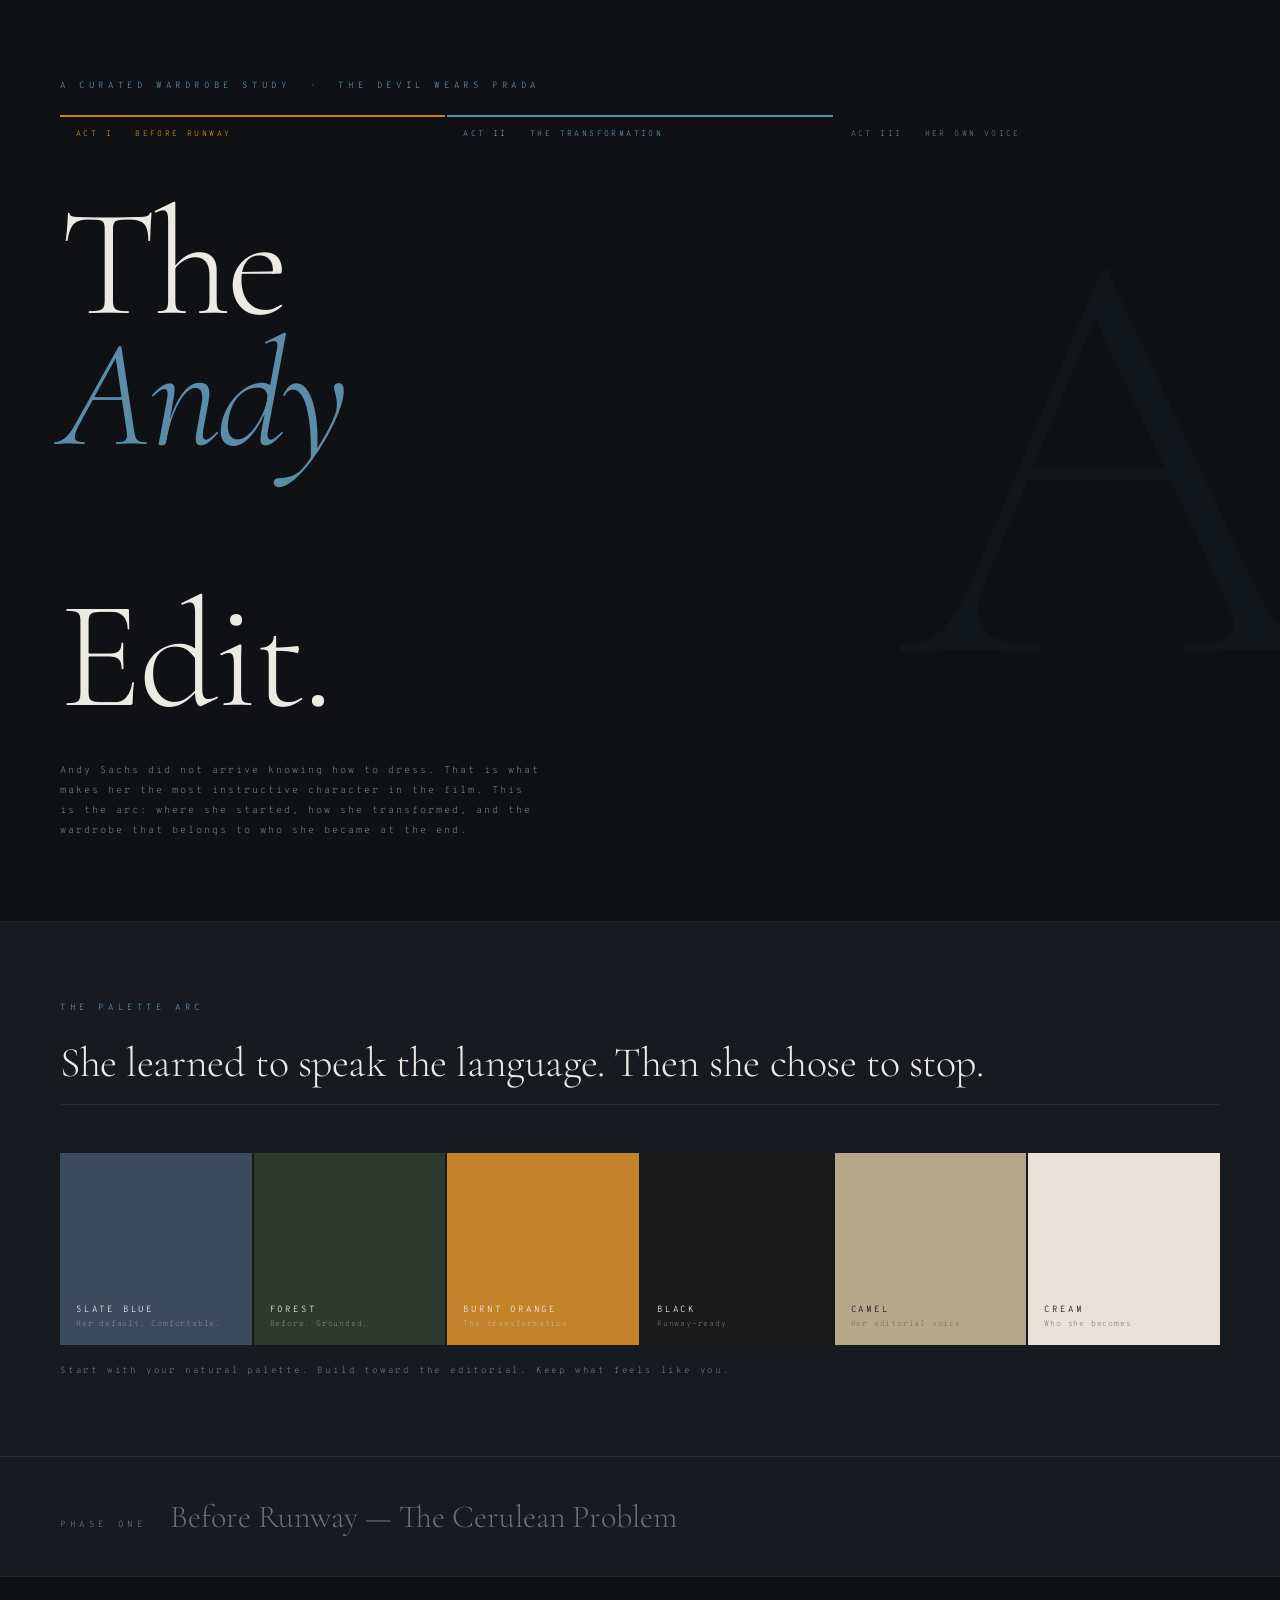
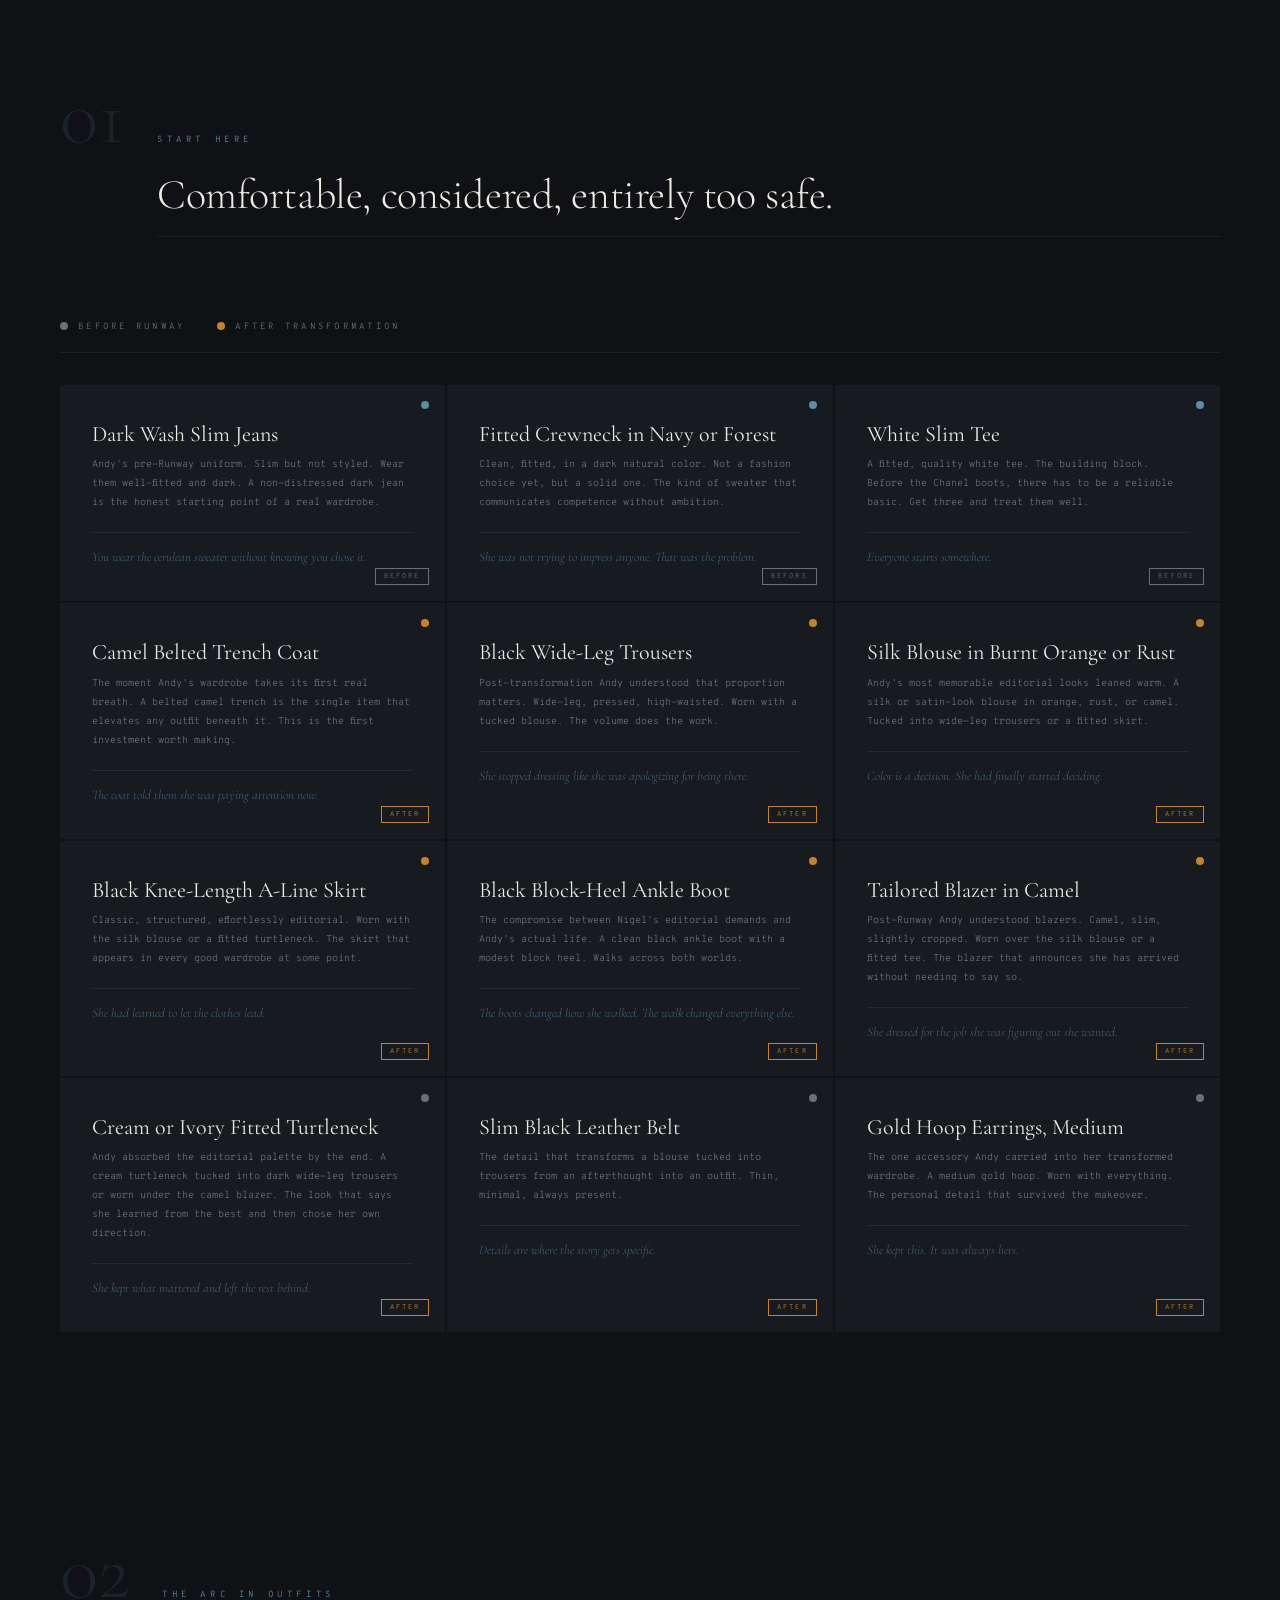
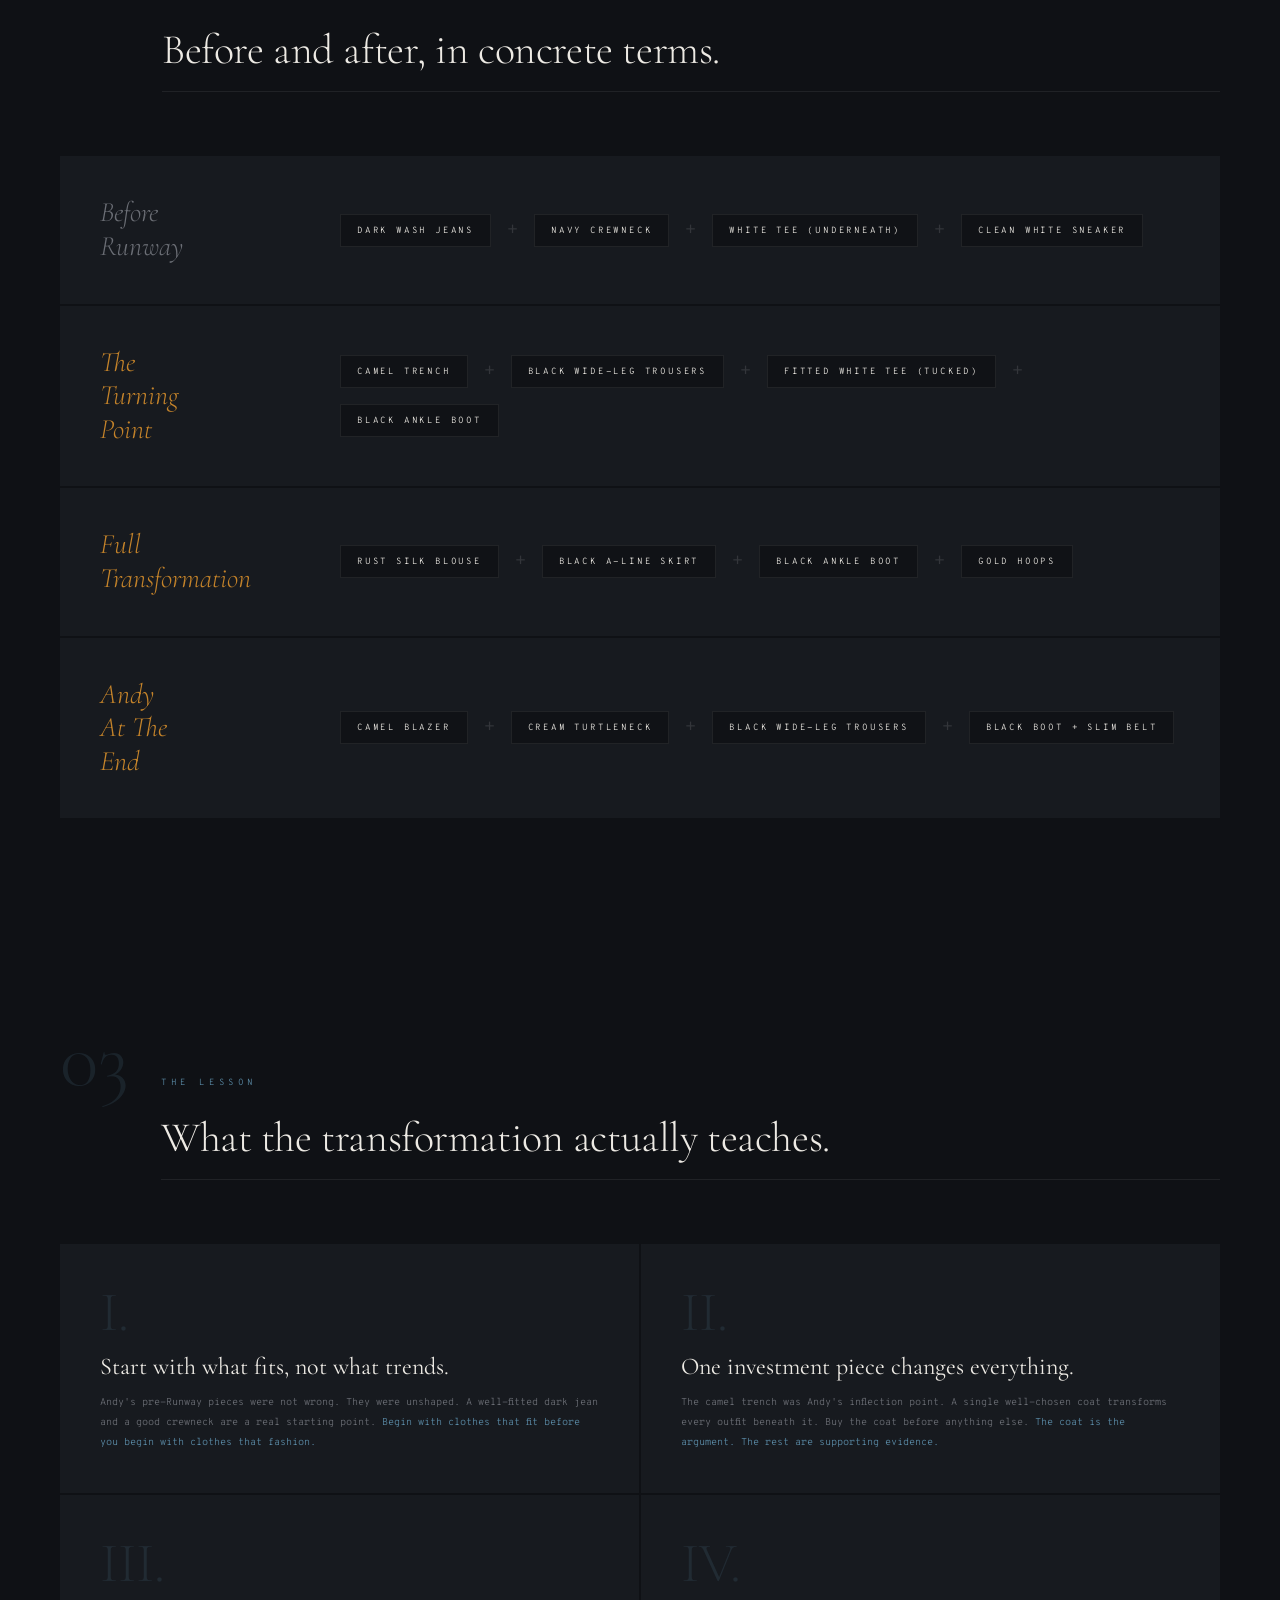
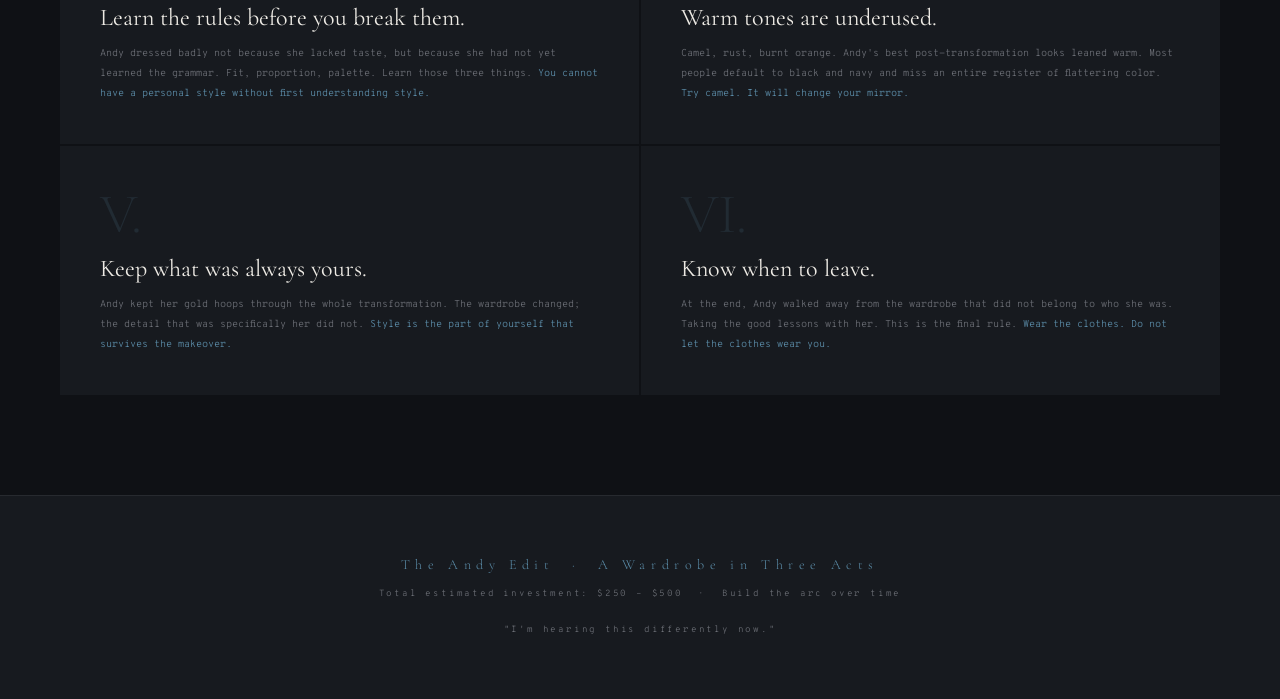
<file: andy.html>
<!DOCTYPE html>
<html lang="en">
<head>
<meta charset="UTF-8">
<meta name="viewport" content="width=device-width, initial-scale=1.0">
<title>The Andy Edit</title>
<link href="https://fonts.googleapis.com/css2?family=Cormorant+Garamond:ital,wght@0,300;0,400;0,600;1,300;1,400&family=Overpass+Mono:wght@300;400&display=swap" rel="stylesheet">
<style>
  :root {
    --bg: #0f1115;
    --white: #edeae4;
    --card: #171a1f;
    --card-hover: #1e2128;
    --gold: #a07c4a;
    --muted: #6b6e75;
    --accent: #5b8ca8;
    --accent2: #c4832a;
    --border: rgba(255,255,255,0.07);
    --num-color: rgba(91,140,168,0.15);
    --voice-color: rgba(91,140,168,0.65);
  }
  * { margin: 0; padding: 0; box-sizing: border-box; }
  body { background: var(--bg); color: var(--white); font-family: 'Overpass Mono', monospace; font-weight: 300; overflow-x: hidden; }

  .hero { min-height: 100vh; display: flex; flex-direction: column; justify-content: center; padding: 80px 60px; position: relative; border-bottom: 1px solid var(--border); }
  .hero::before { content: 'A'; font-family: 'Cormorant Garamond', serif; font-size: 600px; font-weight: 300; color: rgba(91,140,168,0.04); position: absolute; right: -40px; top: 50%; transform: translateY(-50%); line-height: 1; pointer-events: none; }

  .arc-bar { display: flex; gap: 2px; margin-bottom: 48px; }
  .arc-step { flex: 1; padding: 12px 16px; font-size: 8px; letter-spacing: 0.3em; text-transform: uppercase; border-top: 2px solid transparent; color: var(--muted); }
  .arc-step.active { border-color: var(--accent); color: var(--accent); }
  .arc-step.done { border-color: var(--accent2); color: var(--accent2); }

  .label { font-size: 9px; letter-spacing: 0.4em; text-transform: uppercase; color: var(--accent); margin-bottom: 24px; }
  .hero-title { font-family: 'Cormorant Garamond', serif; font-size: clamp(80px, 12vw, 160px); font-weight: 300; line-height: 0.85; letter-spacing: -0.02em; margin-bottom: 40px; }
  .hero-title em { font-style: italic; color: var(--accent); display: block; }
  .hero-sub { font-size: 10px; letter-spacing: 0.2em; color: var(--muted); line-height: 2; max-width: 480px; }

  .phase-divider { background: var(--card); padding: 40px 60px; max-width: 100%; border-top: 1px solid var(--border); border-bottom: 1px solid var(--border); }
  .phase-divider-inner { max-width: 1400px; margin: 0 auto; display: flex; align-items: baseline; gap: 24px; }
  .phase-label { font-size: 9px; letter-spacing: 0.4em; text-transform: uppercase; }
  .phase-label.before { color: var(--muted); }
  .phase-label.after { color: var(--accent2); }
  .phase-title { font-family: 'Cormorant Garamond', serif; font-size: 32px; font-weight: 300; }

  section { padding: 100px 60px; max-width: 1400px; margin: 0 auto; }
  .section-header { display: grid; grid-template-columns: auto 1fr; align-items: baseline; gap: 32px; margin-bottom: 64px; }
  .section-number { font-family: 'Cormorant Garamond', serif; font-size: 80px; font-weight: 300; color: var(--num-color); line-height: 1; }
  .section-title { font-family: 'Cormorant Garamond', serif; font-size: 42px; font-weight: 300; letter-spacing: -0.01em; border-bottom: 1px solid var(--border); padding-bottom: 16px; }

  .foundation-grid { display: grid; grid-template-columns: repeat(3, 1fr); gap: 2px; }
  .item-card { background: var(--card); padding: 36px 32px; position: relative; transition: all 0.4s; cursor: default; }
  .item-card:hover { background: var(--card-hover); transform: translateY(-4px); }
  .item-name { font-family: 'Cormorant Garamond', serif; font-size: 22px; font-weight: 400; margin-bottom: 8px; line-height: 1.2; }
  .item-desc { font-size: 10px; line-height: 1.9; color: var(--muted); margin-bottom: 20px; }
  .item-voice { font-family: 'Cormorant Garamond', serif; font-style: italic; font-size: 13px; color: var(--voice-color); padding-top: 16px; border-top: 1px solid var(--border); }
  .item-priority { position: absolute; top: 16px; right: 16px; width: 8px; height: 8px; border-radius: 50%; }
  .priority-essential { background: var(--accent); }
  .priority-important { background: var(--accent2); }
  .priority-accent { background: var(--muted); }
  .phase-tag { position: absolute; bottom: 16px; right: 16px; font-size: 7px; letter-spacing: 0.3em; text-transform: uppercase; padding: 3px 8px; border: 1px solid; }
  .phase-tag.before { color: var(--muted); border-color: var(--muted); }
  .phase-tag.after { color: var(--accent2); border-color: var(--accent2); }

  .palette-section { background: var(--card); padding: 80px 60px; }
  .palette-grid { display: grid; grid-template-columns: repeat(6, 1fr); gap: 2px; margin-top: 48px; }
  .swatch { aspect-ratio: 1; }
  .swatch-inner { width: 100%; height: 100%; display: flex; flex-direction: column; justify-content: flex-end; padding: 16px; }
  .swatch-name { font-size: 9px; letter-spacing: 0.2em; text-transform: uppercase; }
  .swatch-note { font-size: 8px; letter-spacing: 0.1em; opacity: 0.6; margin-top: 4px; }

  .outfits { background: var(--bg); padding: 100px 60px; max-width: 1400px; margin: 0 auto; }
  .outfit-row { display: grid; grid-template-columns: 200px 1fr; gap: 40px; margin-bottom: 2px; background: var(--card); padding: 40px; align-items: center; transition: background 0.3s; }
  .outfit-row:hover { background: var(--card-hover); }
  .outfit-label { font-family: 'Cormorant Garamond', serif; font-size: 28px; font-style: italic; font-weight: 300; line-height: 1.2; }
  .outfit-label.before { color: var(--muted); }
  .outfit-label.after { color: var(--accent2); }
  .outfit-pieces { display: flex; gap: 16px; flex-wrap: wrap; align-items: center; }
  .piece { background: rgba(0,0,0,0.3); border: 1px solid var(--border); padding: 10px 16px; font-size: 9px; letter-spacing: 0.2em; text-transform: uppercase; }
  .separator { color: rgba(255,255,255,0.12); font-size: 18px; }

  .rules-grid { display: grid; grid-template-columns: 1fr 1fr; gap: 2px; }
  .rule-card { background: var(--card); padding: 40px; }
  .rule-num { font-family: 'Cormorant Garamond', serif; font-size: 56px; font-weight: 300; color: var(--num-color); line-height: 1; margin-bottom: 12px; }
  .rule-title { font-family: 'Cormorant Garamond', serif; font-size: 24px; font-weight: 400; margin-bottom: 12px; }
  .rule-body { font-size: 10px; line-height: 2; color: var(--muted); }
  .rule-highlight { color: var(--accent); }

  .legend { display: flex; gap: 32px; margin-bottom: 32px; padding: 20px 0; border-bottom: 1px solid var(--border); }
  .legend-item { display: flex; align-items: center; gap: 10px; font-size: 9px; letter-spacing: 0.25em; text-transform: uppercase; color: var(--muted); }
  .legend-dot { width: 8px; height: 8px; border-radius: 50%; }

  footer { background: var(--card); padding: 60px; text-align: center; border-top: 1px solid var(--border); }
  .f-title { font-family: 'Cormorant Garamond', serif; font-size: 14px; letter-spacing: 0.4em; color: var(--accent); margin-bottom: 12px; }
  .f-sub { font-size: 9px; letter-spacing: 0.2em; color: var(--muted); line-height: 2; }

  @keyframes fadeUp { from { opacity: 0; transform: translateY(30px); } to { opacity: 1; transform: translateY(0); } }
  .hero > * { animation: fadeUp 0.8s ease forwards; opacity: 0; }
  .hero .label { animation-delay: 0.1s; }
  .hero .arc-bar { animation-delay: 0.2s; }
  .hero .hero-title { animation-delay: 0.3s; }
  .hero .hero-sub { animation-delay: 0.5s; }

  @media (max-width: 900px) {
    .hero { padding: 60px 24px; }
    .foundation-grid { grid-template-columns: 1fr; }
    .palette-grid { grid-template-columns: repeat(3,1fr); }
    .rules-grid { grid-template-columns: 1fr; }
    .outfit-row { grid-template-columns: 1fr; }
    section, .outfits, footer, .palette-section { padding: 60px 24px; }
    .phase-divider { padding: 32px 24px; }
  }
</style>
</head>
<body>

<div class="hero">
  <div class="label">A curated wardrobe study &nbsp;&middot;&nbsp; The Devil Wears Prada</div>
  <div class="arc-bar">
    <div class="arc-step done">Act I &nbsp; Before Runway</div>
    <div class="arc-step active">Act II &nbsp; The Transformation</div>
    <div class="arc-step">Act III &nbsp; Her Own Voice</div>
  </div>
  <h1 class="hero-title">The<br><em>Andy</em><br>Edit.</h1>
  <p class="hero-sub">Andy Sachs did not arrive knowing how to dress. That is what makes her the most instructive character in the film. This is the arc: where she started, how she transformed, and the wardrobe that belongs to who she became at the end.</p>
</div>

<div class="palette-section">
  <div style="max-width:1400px;margin:0 auto;">
    <div class="label">The Palette Arc</div>
    <div class="section-title" style="font-family:'Cormorant Garamond',serif;font-size:42px;font-weight:300;border-bottom:1px solid rgba(255,255,255,0.07);padding-bottom:16px;">She learned to speak the language. Then she chose to stop.</div>
    <div class="palette-grid">
      <div class="swatch"><div class="swatch-inner" style="background:#3b4a5c;"><span class="swatch-name" style="color:#edeae4;">Slate Blue</span><span class="swatch-note" style="color:#aaa;">Her default. Comfortable.</span></div></div>
      <div class="swatch"><div class="swatch-inner" style="background:#2e3a2e;"><span class="swatch-name" style="color:#edeae4;">Forest</span><span class="swatch-note" style="color:#aaa;">Before. Grounded.</span></div></div>
      <div class="swatch"><div class="swatch-inner" style="background:#c4832a;"><span class="swatch-name" style="color:#edeae4;">Burnt Orange</span><span class="swatch-note" style="color:#ccc;">The transformation</span></div></div>
      <div class="swatch"><div class="swatch-inner" style="background:#1a1a1a;"><span class="swatch-name" style="color:#edeae4;">Black</span><span class="swatch-note" style="color:#999;">Runway-ready</span></div></div>
      <div class="swatch"><div class="swatch-inner" style="background:#b8a88a;"><span class="swatch-name" style="color:#1a1a1a;">Camel</span><span class="swatch-note" style="color:#555;">Her editorial voice</span></div></div>
      <div class="swatch"><div class="swatch-inner" style="background:#e8e2d9;"><span class="swatch-name" style="color:#1a1a1a;">Cream</span><span class="swatch-note" style="color:#555;">Who she becomes</span></div></div>
    </div>
    <p style="font-size:9px;letter-spacing:0.2em;color:var(--muted);margin-top:20px;">Start with your natural palette. Build toward the editorial. Keep what feels like you.</p>
  </div>
</div>

<div class="phase-divider">
  <div class="phase-divider-inner">
    <span class="phase-label before">Phase One</span>
    <span class="phase-title" style="color:var(--muted);">Before Runway &mdash; The Cerulean Problem</span>
  </div>
</div>

<section>
  <div class="section-header">
    <div class="section-number">01</div>
    <div><div class="label">Start Here</div><h2 class="section-title">Comfortable, considered, entirely too safe.</h2></div>
  </div>
  <div class="legend">
    <div class="legend-item"><div class="legend-dot" style="background:var(--muted);"></div> Before Runway</div>
    <div class="legend-item"><div class="legend-dot" style="background:var(--accent2);"></div> After Transformation</div>
  </div>
  <div class="foundation-grid">
    <div class="item-card"><div class="item-priority priority-essential"></div><div class="phase-tag before">Before</div><div class="item-name">Dark Wash Slim Jeans</div><div class="item-desc">Andy's pre-Runway uniform. Slim but not styled. Wear them well-fitted and dark. A non-distressed dark jean is the honest starting point of a real wardrobe.</div><div class="item-voice">You wear the cerulean sweater without knowing you chose it.</div></div>
    <div class="item-card"><div class="item-priority priority-essential"></div><div class="phase-tag before">Before</div><div class="item-name">Fitted Crewneck in Navy or Forest</div><div class="item-desc">Clean, fitted, in a dark natural color. Not a fashion choice yet, but a solid one. The kind of sweater that communicates competence without ambition.</div><div class="item-voice">She was not trying to impress anyone. That was the problem.</div></div>
    <div class="item-card"><div class="item-priority priority-essential"></div><div class="phase-tag before">Before</div><div class="item-name">White Slim Tee</div><div class="item-desc">A fitted, quality white tee. The building block. Before the Chanel boots, there has to be a reliable basic. Get three and treat them well.</div><div class="item-voice">Everyone starts somewhere.</div></div>
    <div class="item-card"><div class="item-priority priority-important"></div><div class="phase-tag after">After</div><div class="item-name">Camel Belted Trench Coat</div><div class="item-desc">The moment Andy's wardrobe takes its first real breath. A belted camel trench is the single item that elevates any outfit beneath it. This is the first investment worth making.</div><div class="item-voice">The coat told them she was paying attention now.</div></div>
    <div class="item-card"><div class="item-priority priority-important"></div><div class="phase-tag after">After</div><div class="item-name">Black Wide-Leg Trousers</div><div class="item-desc">Post-transformation Andy understood that proportion matters. Wide-leg, pressed, high-waisted. Worn with a tucked blouse. The volume does the work.</div><div class="item-voice">She stopped dressing like she was apologizing for being there.</div></div>
    <div class="item-card"><div class="item-priority priority-important"></div><div class="phase-tag after">After</div><div class="item-name">Silk Blouse in Burnt Orange or Rust</div><div class="item-desc">Andy's most memorable editorial looks leaned warm. A silk or satin-look blouse in orange, rust, or camel. Tucked into wide-leg trousers or a fitted skirt.</div><div class="item-voice">Color is a decision. She had finally started deciding.</div></div>
    <div class="item-card"><div class="item-priority priority-important"></div><div class="phase-tag after">After</div><div class="item-name">Black Knee-Length A-Line Skirt</div><div class="item-desc">Classic, structured, effortlessly editorial. Worn with the silk blouse or a fitted turtleneck. The skirt that appears in every good wardrobe at some point.</div><div class="item-voice">She had learned to let the clothes lead.</div></div>
    <div class="item-card"><div class="item-priority priority-important"></div><div class="phase-tag after">After</div><div class="item-name">Black Block-Heel Ankle Boot</div><div class="item-desc">The compromise between Nigel's editorial demands and Andy's actual life. A clean black ankle boot with a modest block heel. Walks across both worlds.</div><div class="item-voice">The boots changed how she walked. The walk changed everything else.</div></div>
    <div class="item-card"><div class="item-priority priority-important"></div><div class="phase-tag after">After</div><div class="item-name">Tailored Blazer in Camel</div><div class="item-desc">Post-Runway Andy understood blazers. Camel, slim, slightly cropped. Worn over the silk blouse or a fitted tee. The blazer that announces she has arrived without needing to say so.</div><div class="item-voice">She dressed for the job she was figuring out she wanted.</div></div>
    <div class="item-card"><div class="item-priority priority-accent"></div><div class="phase-tag after">After</div><div class="item-name">Cream or Ivory Fitted Turtleneck</div><div class="item-desc">Andy absorbed the editorial palette by the end. A cream turtleneck tucked into dark wide-leg trousers or worn under the camel blazer. The look that says she learned from the best and then chose her own direction.</div><div class="item-voice">She kept what mattered and left the rest behind.</div></div>
    <div class="item-card"><div class="item-priority priority-accent"></div><div class="phase-tag after">After</div><div class="item-name">Slim Black Leather Belt</div><div class="item-desc">The detail that transforms a blouse tucked into trousers from an afterthought into an outfit. Thin, minimal, always present.</div><div class="item-voice">Details are where the story gets specific.</div></div>
    <div class="item-card"><div class="item-priority priority-accent"></div><div class="phase-tag after">After</div><div class="item-name">Gold Hoop Earrings, Medium</div><div class="item-desc">The one accessory Andy carried into her transformed wardrobe. A medium gold hoop. Worn with everything. The personal detail that survived the makeover.</div><div class="item-voice">She kept this. It was always hers.</div></div>
  </div>
</section>

<div class="outfits">
  <div class="section-header">
    <div class="section-number">02</div>
    <div><div class="label">The Arc in Outfits</div><h2 class="section-title">Before and after, in concrete terms.</h2></div>
  </div>
  <div class="outfit-row"><div class="outfit-label before">Before<br>Runway</div><div class="outfit-pieces"><div class="piece">Dark Wash Jeans</div><span class="separator">+</span><div class="piece">Navy Crewneck</div><span class="separator">+</span><div class="piece">White Tee (underneath)</div><span class="separator">+</span><div class="piece">Clean White Sneaker</div></div></div>
  <div class="outfit-row"><div class="outfit-label after">The<br>Turning<br>Point</div><div class="outfit-pieces"><div class="piece">Camel Trench</div><span class="separator">+</span><div class="piece">Black Wide-Leg Trousers</div><span class="separator">+</span><div class="piece">Fitted White Tee (tucked)</div><span class="separator">+</span><div class="piece">Black Ankle Boot</div></div></div>
  <div class="outfit-row"><div class="outfit-label after">Full<br>Transformation</div><div class="outfit-pieces"><div class="piece">Rust Silk Blouse</div><span class="separator">+</span><div class="piece">Black A-Line Skirt</div><span class="separator">+</span><div class="piece">Black Ankle Boot</div><span class="separator">+</span><div class="piece">Gold Hoops</div></div></div>
  <div class="outfit-row"><div class="outfit-label after">Andy<br>At The<br>End</div><div class="outfit-pieces"><div class="piece">Camel Blazer</div><span class="separator">+</span><div class="piece">Cream Turtleneck</div><span class="separator">+</span><div class="piece">Black Wide-Leg Trousers</div><span class="separator">+</span><div class="piece">Black Boot + Slim Belt</div></div></div>
</div>

<section>
  <div class="section-header">
    <div class="section-number">03</div>
    <div><div class="label">The Lesson</div><h2 class="section-title">What the transformation actually teaches.</h2></div>
  </div>
  <div class="rules-grid">
    <div class="rule-card"><div class="rule-num">I.</div><div class="rule-title">Start with what fits, not what trends.</div><div class="rule-body">Andy's pre-Runway pieces were not wrong. They were unshaped. A well-fitted dark jean and a good crewneck are a real starting point. <span class="rule-highlight">Begin with clothes that fit before you begin with clothes that fashion.</span></div></div>
    <div class="rule-card"><div class="rule-num">II.</div><div class="rule-title">One investment piece changes everything.</div><div class="rule-body">The camel trench was Andy's inflection point. A single well-chosen coat transforms every outfit beneath it. Buy the coat before anything else. <span class="rule-highlight">The coat is the argument. The rest are supporting evidence.</span></div></div>
    <div class="rule-card"><div class="rule-num">III.</div><div class="rule-title">Learn the rules before you break them.</div><div class="rule-body">Andy dressed badly not because she lacked taste, but because she had not yet learned the grammar. Fit, proportion, palette. Learn those three things. <span class="rule-highlight">You cannot have a personal style without first understanding style.</span></div></div>
    <div class="rule-card"><div class="rule-num">IV.</div><div class="rule-title">Warm tones are underused.</div><div class="rule-body">Camel, rust, burnt orange. Andy's best post-transformation looks leaned warm. Most people default to black and navy and miss an entire register of flattering color. <span class="rule-highlight">Try camel. It will change your mirror.</span></div></div>
    <div class="rule-card"><div class="rule-num">V.</div><div class="rule-title">Keep what was always yours.</div><div class="rule-body">Andy kept her gold hoops through the whole transformation. The wardrobe changed; the detail that was specifically her did not. <span class="rule-highlight">Style is the part of yourself that survives the makeover.</span></div></div>
    <div class="rule-card"><div class="rule-num">VI.</div><div class="rule-title">Know when to leave.</div><div class="rule-body">At the end, Andy walked away from the wardrobe that did not belong to who she was. Taking the good lessons with her. This is the final rule. <span class="rule-highlight">Wear the clothes. Do not let the clothes wear you.</span></div></div>
  </div>
</section>

<footer>
  <div class="f-title">The Andy Edit &nbsp;&middot;&nbsp; A Wardrobe in Three Acts</div>
  <div class="f-sub">Total estimated investment: $250 &ndash; $500 &nbsp;&middot;&nbsp; Build the arc over time<br><br>"I'm hearing this differently now."</div>
</footer>

</body>
</html>
</file>
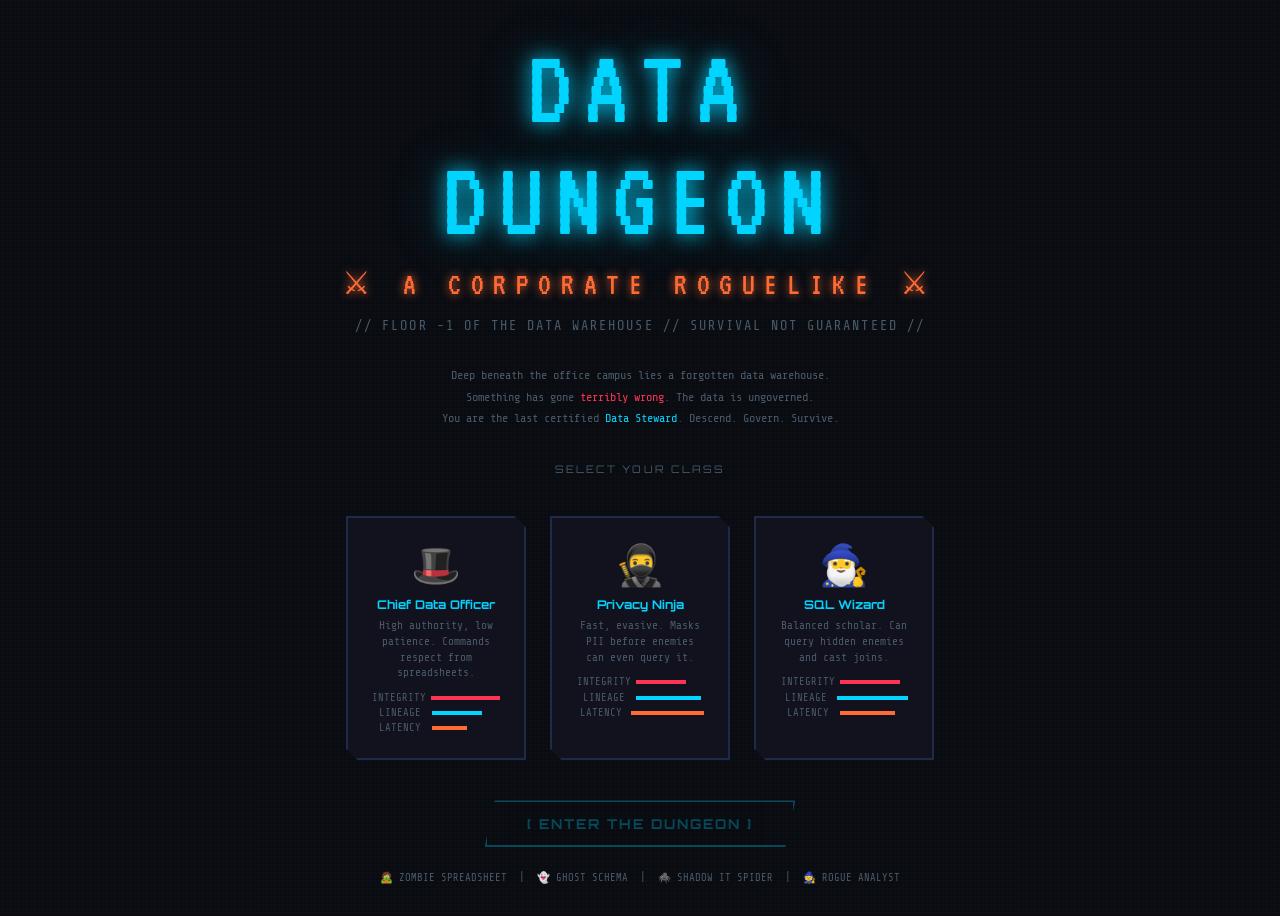
<file: data-dungeon.html>
<!DOCTYPE html>
<html lang="en">
<head>
<meta charset="UTF-8">
<meta name="viewport" content="width=device-width, initial-scale=1.0">
<title>DATA DUNGEON</title>
<link href="https://fonts.googleapis.com/css2?family=VT323&family=Share+Tech+Mono&family=Orbitron:wght@400;700;900&display=swap" rel="stylesheet">
<style>
:root {
  --bg: #0a0a0f;
  --bg2: #0f0f1a;
  --panel: #12121e;
  --border: #1e2a4a;
  --glow: #00d4ff;
  --glow2: #ff6b35;
  --glow3: #7fff00;
  --red: #ff3355;
  --gold: #ffd700;
  --purple: #a855f7;
  --text: #c8d8e8;
  --dim: #4a5a6a;
  --green: #39ff14;
}

* { margin: 0; padding: 0; box-sizing: border-box; }

body {
  background: var(--bg);
  color: var(--text);
  font-family: 'Share Tech Mono', monospace;
  min-height: 100vh;
  display: flex;
  flex-direction: column;
  align-items: center;
  overflow-x: hidden;
  background-image: 
    repeating-linear-gradient(0deg, transparent, transparent 2px, rgba(0,212,255,0.015) 2px, rgba(0,212,255,0.015) 4px),
    repeating-linear-gradient(90deg, transparent, transparent 2px, rgba(0,212,255,0.01) 2px, rgba(0,212,255,0.01) 4px);
}

/* ── TITLE SCREEN ── */
#title-screen {
  display: flex; flex-direction: column; align-items: center; justify-content: center;
  min-height: 100vh; width: 100%; padding: 2rem; text-align: center;
}

.title-ascii {
  font-family: 'VT323', monospace;
  font-size: clamp(3rem, 10vw, 7rem);
  color: var(--glow);
  text-shadow: 0 0 20px var(--glow), 0 0 60px rgba(0,212,255,0.3);
  letter-spacing: 0.1em;
  animation: flicker 4s infinite;
  line-height: 1;
}
.title-sub {
  font-family: 'VT323', monospace;
  font-size: clamp(1.2rem, 4vw, 2rem);
  color: var(--glow2);
  text-shadow: 0 0 10px var(--glow2);
  margin-top: 0.5rem;
  letter-spacing: 0.3em;
}
.title-tagline {
  color: var(--dim);
  font-size: 0.85rem;
  margin-top: 1rem;
  letter-spacing: 0.15em;
}

.class-select {
  display: flex; gap: 1.5rem; margin: 2.5rem 0; flex-wrap: wrap; justify-content: center;
}
.class-card {
  border: 2px solid var(--border);
  background: var(--panel);
  padding: 1.5rem;
  cursor: pointer;
  width: 180px;
  transition: all 0.2s;
  position: relative;
  clip-path: polygon(0 0, calc(100% - 12px) 0, 100% 12px, 100% 100%, 12px 100%, 0 calc(100% - 12px));
}
.class-card:hover, .class-card.selected {
  border-color: var(--glow);
  box-shadow: 0 0 20px rgba(0,212,255,0.3), inset 0 0 20px rgba(0,212,255,0.05);
  transform: translateY(-3px);
}
.class-card .icon { font-size: 2.5rem; margin-bottom: 0.5rem; }
.class-card .name { font-family: 'Orbitron', sans-serif; font-size: 0.75rem; color: var(--glow); font-weight: 700; margin-bottom: 0.4rem; }
.class-card .desc { font-size: 0.7rem; color: var(--dim); line-height: 1.4; }
.class-card .stats-preview { margin-top: 0.7rem; font-size: 0.65rem; }
.stat-bar-mini { display: flex; align-items: center; gap: 0.3rem; margin-top: 0.2rem; }
.stat-bar-mini span { width: 55px; color: var(--dim); }
.stat-fill-mini { height: 4px; background: var(--glow); }

.btn {
  font-family: 'Orbitron', sans-serif;
  font-size: 0.85rem;
  font-weight: 700;
  letter-spacing: 0.15em;
  padding: 0.8rem 2.5rem;
  border: 2px solid var(--glow);
  background: transparent;
  color: var(--glow);
  cursor: pointer;
  transition: all 0.2s;
  clip-path: polygon(10px 0, 100% 0, calc(100% - 10px) 100%, 0 100%);
  text-transform: uppercase;
}
.btn:hover {
  background: var(--glow);
  color: var(--bg);
  box-shadow: 0 0 30px rgba(0,212,255,0.5);
}
.btn:disabled { opacity: 0.3; cursor: not-allowed; }
.btn-red { border-color: var(--red); color: var(--red); }
.btn-red:hover { background: var(--red); box-shadow: 0 0 30px rgba(255,51,85,0.5); }
.btn-gold { border-color: var(--gold); color: var(--gold); }
.btn-gold:hover { background: var(--gold); color: var(--bg); box-shadow: 0 0 30px rgba(255,215,0,0.5); }
.btn-green { border-color: var(--green); color: var(--green); }
.btn-green:hover { background: var(--green); color: var(--bg); }
.btn-purple { border-color: var(--purple); color: var(--purple); }
.btn-purple:hover { background: var(--purple); color: white; }

/* ── MAIN GAME UI ── */
#game-screen { display: none; width: 100%; max-width: 1100px; padding: 1rem; min-height: 100vh; flex-direction: column; gap: 0.8rem; }

/* Top bar */
.top-bar {
  display: flex; align-items: center; justify-content: space-between;
  padding: 0.6rem 1rem;
  border: 1px solid var(--border);
  background: var(--panel);
  gap: 1rem;
  flex-wrap: wrap;
}
.floor-badge {
  font-family: 'Orbitron', sans-serif;
  font-size: 0.7rem;
  color: var(--glow2);
  letter-spacing: 0.2em;
}
.budget-display {
  font-family: 'VT323', monospace;
  font-size: 1.4rem;
  color: var(--gold);
  text-shadow: 0 0 10px rgba(255,215,0,0.5);
}

/* Stats panel */
.stats-panel {
  display: flex; gap: 1.5rem; align-items: center; flex-wrap: wrap;
}
.stat-group { display: flex; flex-direction: column; gap: 0.3rem; min-width: 120px; }
.stat-label {
  font-size: 0.6rem; letter-spacing: 0.15em; color: var(--dim); text-transform: uppercase;
}
.stat-bar-wrap { display: flex; align-items: center; gap: 0.5rem; }
.stat-bar-bg { flex: 1; height: 8px; background: #1a1a2e; border: 1px solid var(--border); }
.stat-bar-fill { height: 100%; transition: width 0.4s ease; }
.integrity-fill { background: linear-gradient(90deg, var(--red), #ff6b8a); box-shadow: 0 0 6px var(--red); }
.lineage-fill { background: linear-gradient(90deg, var(--glow), #80e8ff); box-shadow: 0 0 6px var(--glow); }
.latency-fill { background: linear-gradient(90deg, var(--glow2), #ffaa80); box-shadow: 0 0 6px var(--glow2); }
.stat-val { font-size: 0.7rem; min-width: 36px; text-align: right; }

/* Main layout */
.game-layout { display: grid; grid-template-columns: 200px 1fr 220px; gap: 0.8rem; flex: 1; }

/* Mini map */
.map-panel {
  border: 1px solid var(--border);
  background: var(--panel);
  padding: 0.8rem;
}
.map-panel h3 { font-family: 'Orbitron', sans-serif; font-size: 0.6rem; color: var(--dim); letter-spacing: 0.2em; margin-bottom: 0.7rem; }
.dungeon-map { display: grid; grid-template-columns: repeat(5, 1fr); gap: 3px; }
.map-cell {
  aspect-ratio: 1;
  border: 1px solid #1a1a2e;
  background: #0a0a15;
  display: flex; align-items: center; justify-content: center;
  font-size: 0.55rem;
  cursor: pointer;
  transition: all 0.15s;
  position: relative;
}
.map-cell.current { border-color: var(--glow); box-shadow: 0 0 8px var(--glow); background: rgba(0,212,255,0.1); }
.map-cell.visited { background: #12121e; border-color: var(--border); }
.map-cell.hidden { background: #050508; }
.map-cell.boss-room { border-color: var(--red); }
.map-cell.available { border-color: var(--glow3); cursor: pointer; animation: pulse-green 1.5s infinite; }
.map-cell.available:hover { background: rgba(127,255,0,0.1); }

.room-icons { display: flex; flex-direction: column; gap: 0.3rem; margin-top: 0.7rem; }
.room-legend { font-size: 0.6rem; color: var(--dim); display: flex; align-items: center; gap: 0.3rem; }

/* Center: combat / event area */
.combat-panel {
  border: 1px solid var(--border);
  background: var(--panel);
  display: flex; flex-direction: column;
  min-height: 400px;
}
.combat-header {
  border-bottom: 1px solid var(--border);
  padding: 0.7rem 1rem;
  display: flex; align-items: center; justify-content: space-between;
}
.room-title { font-family: 'Orbitron', sans-serif; font-size: 0.75rem; color: var(--glow); }
.room-type-badge {
  font-size: 0.6rem; padding: 0.2rem 0.6rem;
  border: 1px solid;
  letter-spacing: 0.1em;
}

.combat-arena {
  flex: 1; display: flex; flex-direction: column; align-items: center; justify-content: center;
  padding: 1.5rem; gap: 1rem;
  position: relative;
}

/* Enemy display */
.enemy-display {
  display: flex; flex-direction: column; align-items: center; gap: 0.8rem;
  width: 100%;
}
.enemy-sprite {
  font-size: 5rem;
  animation: float 3s ease-in-out infinite;
  filter: drop-shadow(0 0 20px var(--red));
  position: relative;
}
.enemy-sprite.ghost { filter: drop-shadow(0 0 20px rgba(168,85,247,0.8)); opacity: 0.6; }
.enemy-sprite.revealed { opacity: 1 !important; }
.enemy-sprite.shake { animation: shake 0.4s; }

.enemy-name { font-family: 'Orbitron', sans-serif; font-size: 0.9rem; color: var(--red); text-shadow: 0 0 10px var(--red); }
.enemy-flavor { font-size: 0.7rem; color: var(--dim); text-align: center; font-style: italic; max-width: 300px; }
.enemy-hp-bar { width: 200px; }
.enemy-hp-label { font-size: 0.65rem; color: var(--dim); margin-bottom: 0.3rem; text-align: center; }
.enemy-hp-bg { height: 10px; background: #1a0010; border: 1px solid var(--red); }
.enemy-hp-fill { height: 100%; background: linear-gradient(90deg, var(--red), #ff6b8a); transition: width 0.4s; }

/* VS separator */
.vs-text {
  font-family: 'VT323', monospace;
  font-size: 2rem;
  color: var(--gold);
  text-shadow: 0 0 10px var(--gold);
}

/* Combat log */
.combat-log {
  border-top: 1px solid var(--border);
  padding: 0.7rem 1rem;
  height: 120px;
  overflow-y: auto;
  font-size: 0.72rem;
  line-height: 1.7;
}
.combat-log::-webkit-scrollbar { width: 4px; }
.combat-log::-webkit-scrollbar-thumb { background: var(--border); }
.log-entry { margin-bottom: 0.1rem; }
.log-player { color: var(--green); }
.log-enemy { color: var(--red); }
.log-system { color: var(--glow); }
.log-warn { color: var(--gold); }
.log-item { color: var(--purple); }

/* Action buttons */
.action-bar {
  border-top: 1px solid var(--border);
  padding: 0.8rem 1rem;
  display: flex; gap: 0.6rem; flex-wrap: wrap;
}

/* Right panel: inventory + abilities */
.right-panel { display: flex; flex-direction: column; gap: 0.8rem; }

.inventory-panel, .ability-panel, .char-panel {
  border: 1px solid var(--border);
  background: var(--panel);
  padding: 0.8rem;
}
.panel-title { font-family: 'Orbitron', sans-serif; font-size: 0.6rem; color: var(--dim); letter-spacing: 0.2em; margin-bottom: 0.7rem; border-bottom: 1px solid var(--border); padding-bottom: 0.4rem; }

.item-slot {
  display: flex; align-items: center; gap: 0.5rem;
  padding: 0.35rem 0.4rem;
  border: 1px solid transparent;
  margin-bottom: 0.3rem;
  cursor: pointer;
  transition: all 0.15s;
  font-size: 0.7rem;
}
.item-slot:hover { border-color: var(--glow); background: rgba(0,212,255,0.05); }
.item-slot.equipped { border-color: var(--gold); }
.item-icon { font-size: 1.1rem; }
.item-info { flex: 1; }
.item-name { color: var(--text); font-size: 0.68rem; }
.item-stat { color: var(--dim); font-size: 0.6rem; }
.item-rarity-common { border-left: 2px solid var(--dim); padding-left: 0.3rem; }
.item-rarity-rare { border-left: 2px solid var(--glow); padding-left: 0.3rem; }
.item-rarity-epic { border-left: 2px solid var(--purple); padding-left: 0.3rem; }
.item-rarity-legendary { border-left: 2px solid var(--gold); padding-left: 0.3rem; }

.ability-btn {
  display: flex; align-items: center; gap: 0.5rem;
  padding: 0.4rem 0.5rem;
  border: 1px solid var(--border);
  background: transparent;
  color: var(--text);
  cursor: pointer;
  margin-bottom: 0.3rem;
  font-family: 'Share Tech Mono', monospace;
  font-size: 0.68rem;
  width: 100%;
  text-align: left;
  transition: all 0.15s;
}
.ability-btn:hover:not(:disabled) { border-color: var(--purple); color: var(--purple); background: rgba(168,85,247,0.05); }
.ability-btn:disabled { opacity: 0.3; cursor: not-allowed; }
.ability-cool { font-size: 0.6rem; color: var(--glow2); margin-left: auto; }

/* Char panel */
.char-name-display { font-family: 'Orbitron', sans-serif; font-size: 0.8rem; color: var(--glow); margin-bottom: 0.3rem; }
.char-class-display { font-size: 0.65rem; color: var(--dim); margin-bottom: 0.5rem; }
.level-display { font-size: 0.7rem; color: var(--gold); }
.xp-bar-bg { height: 4px; background: #1a1a2e; margin-top: 0.3rem; border: 1px solid var(--border); }
.xp-bar-fill { height: 100%; background: var(--gold); transition: width 0.5s; }

/* Non-combat screens */
.event-panel {
  flex: 1; padding: 2rem; display: flex; flex-direction: column; align-items: center; gap: 1rem; text-align: center;
}
.event-title { font-family: 'VT323', monospace; font-size: 2rem; color: var(--glow); }
.event-desc { font-size: 0.8rem; color: var(--text); max-width: 450px; line-height: 1.7; }
.event-choices { display: flex; gap: 1rem; flex-wrap: wrap; justify-content: center; margin-top: 1rem; }

.loot-grid { display: grid; grid-template-columns: 1fr 1fr; gap: 0.7rem; margin-top: 1rem; width: 100%; max-width: 400px; }
.loot-card {
  border: 1px solid var(--border);
  padding: 0.8rem;
  cursor: pointer;
  transition: all 0.2s;
  text-align: left;
}
.loot-card:hover { border-color: var(--gold); box-shadow: 0 0 10px rgba(255,215,0,0.2); transform: translateY(-2px); }
.loot-card .loot-icon { font-size: 1.8rem; margin-bottom: 0.3rem; }
.loot-card .loot-name { font-size: 0.72rem; color: var(--gold); margin-bottom: 0.2rem; font-family: 'Orbitron', sans-serif; font-size: 0.6rem; }
.loot-card .loot-desc { font-size: 0.62rem; color: var(--dim); line-height: 1.4; }

/* Shop */
.shop-grid { display: flex; flex-direction: column; gap: 0.5rem; width: 100%; max-width: 450px; }
.shop-item {
  display: flex; align-items: center; gap: 0.8rem;
  border: 1px solid var(--border);
  padding: 0.6rem 0.8rem;
  cursor: pointer;
  transition: all 0.15s;
}
.shop-item:hover { border-color: var(--gold); background: rgba(255,215,0,0.03); }
.shop-price { font-size: 0.8rem; color: var(--gold); font-family: 'VT323', monospace; min-width: 45px; }

/* Overlay panels */
.overlay {
  position: fixed; inset: 0;
  background: rgba(0,0,0,0.85);
  display: flex; align-items: center; justify-content: center;
  z-index: 100;
  backdrop-filter: blur(4px);
}
.overlay-box {
  border: 2px solid var(--glow);
  background: var(--panel);
  padding: 2.5rem;
  max-width: 500px;
  width: 90%;
  text-align: center;
  box-shadow: 0 0 60px rgba(0,212,255,0.2);
  clip-path: polygon(0 0, calc(100% - 20px) 0, 100% 20px, 100% 100%, 20px 100%, 0 calc(100% - 20px));
}
.overlay-title { font-family: 'VT323', monospace; font-size: 2.5rem; margin-bottom: 1rem; }
.overlay-desc { font-size: 0.8rem; color: var(--dim); line-height: 1.7; margin-bottom: 1.5rem; }

/* Death screen */
.death-title { color: var(--red); text-shadow: 0 0 30px var(--red); }
.win-title { color: var(--gold); text-shadow: 0 0 30px var(--gold); }

/* Damage floaters */
.damage-floater {
  position: absolute;
  font-family: 'VT323', monospace;
  font-size: 1.8rem;
  font-weight: bold;
  pointer-events: none;
  animation: floatUp 1s ease-out forwards;
  z-index: 10;
}
.dmg-player { color: var(--red); }
.dmg-enemy { color: var(--green); }
.dmg-special { color: var(--purple); }
.dmg-miss { color: var(--dim); font-size: 1.2rem; }

/* Tooltip */
.tooltip-box {
  position: fixed;
  background: var(--panel);
  border: 1px solid var(--glow);
  padding: 0.5rem 0.8rem;
  font-size: 0.68rem;
  max-width: 200px;
  z-index: 200;
  pointer-events: none;
  color: var(--text);
  box-shadow: 0 0 15px rgba(0,212,255,0.2);
}

/* Animations */
@keyframes flicker {
  0%,95%,100% { opacity: 1; }
  96% { opacity: 0.7; }
  97% { opacity: 1; }
  98% { opacity: 0.5; }
  99% { opacity: 1; }
}
@keyframes float {
  0%,100% { transform: translateY(0px); }
  50% { transform: translateY(-8px); }
}
@keyframes shake {
  0%,100% { transform: translateX(0); }
  20% { transform: translateX(-8px); }
  40% { transform: translateX(8px); }
  60% { transform: translateX(-6px); }
  80% { transform: translateX(6px); }
}
@keyframes floatUp {
  0% { transform: translateY(0) scale(1); opacity: 1; }
  100% { transform: translateY(-80px) scale(1.3); opacity: 0; }
}
@keyframes pulse-green {
  0%,100% { box-shadow: 0 0 0 rgba(127,255,0,0); }
  50% { box-shadow: 0 0 8px rgba(127,255,0,0.5); }
}
@keyframes scanline {
  0% { background-position: 0 0; }
  100% { background-position: 0 100%; }
}
@keyframes slideIn {
  from { transform: translateX(30px); opacity: 0; }
  to { transform: translateX(0); opacity: 1; }
}

.fade-in { animation: slideIn 0.3s ease-out; }

/* Status effects */
.status-bar { display: flex; gap: 0.4rem; margin-top: 0.3rem; flex-wrap: wrap; }
.status-badge {
  font-size: 0.55rem; padding: 0.1rem 0.4rem;
  border: 1px solid;
  letter-spacing: 0.1em;
}
.status-queried { border-color: var(--glow); color: var(--glow); }
.status-budget-drain { border-color: var(--gold); color: var(--gold); }
.status-stunned { border-color: var(--purple); color: var(--purple); }
.status-shielded { border-color: var(--green); color: var(--green); }
.status-corrupted { border-color: var(--red); color: var(--red); }
.status-turbo { border-color: var(--glow2); color: var(--glow2); }

/* Level up flash */
.level-flash {
  position: fixed; inset: 0; pointer-events: none;
  background: radial-gradient(circle, rgba(255,215,0,0.15), transparent 70%);
  animation: levelFlash 0.8s ease-out forwards;
  z-index: 50;
}
@keyframes levelFlash {
  0% { opacity: 1; }
  100% { opacity: 0; }
}

/* Notification */
.notif {
  position: fixed; top: 1rem; right: 1rem;
  background: var(--panel);
  border: 1px solid var(--glow);
  padding: 0.6rem 1rem;
  font-size: 0.72rem;
  z-index: 300;
  animation: notifIn 0.3s ease-out, notifOut 0.3s ease-in 2.5s forwards;
  max-width: 250px;
}
@keyframes notifIn { from { transform: translateX(100%); opacity: 0; } to { transform: translateX(0); opacity: 1; } }
@keyframes notifOut { from { opacity: 1; } to { opacity: 0; transform: translateY(-10px); } }

.hidden { display: none !important; }

/* Responsive */
@media (max-width: 700px) {
  .game-layout { grid-template-columns: 1fr; }
  .map-panel { order: 3; }
  .right-panel { order: 2; }
}
</style>
</head>
<body>

<!-- ══════════ TITLE SCREEN ══════════ -->
<div id="title-screen">
  <div class="title-ascii">DATA<br>DUNGEON</div>
  <div class="title-sub">⚔ A CORPORATE ROGUELIKE ⚔</div>
  <div class="title-tagline">// FLOOR -1 OF THE DATA WAREHOUSE // SURVIVAL NOT GUARANTEED //</div>

  <div style="margin-top:2rem; font-size:0.75rem; color:var(--dim); max-width:500px; line-height:1.8; text-align:center;">
    Deep beneath the office campus lies a forgotten data warehouse.<br>
    Something has gone <span style="color:var(--red)">terribly wrong</span>. The data is ungoverned.<br>
    You are the last certified <span style="color:var(--glow)">Data Steward</span>. Descend. Govern. Survive.
  </div>

  <div style="margin-top:2rem; font-family:'Orbitron',sans-serif; font-size:0.65rem; color:var(--dim); letter-spacing:0.2em;">SELECT YOUR CLASS</div>
  <div class="class-select" id="class-select">
    <div class="class-card" onclick="selectClass('cdo')" id="card-cdo">
      <div class="icon">🎩</div>
      <div class="name">Chief Data Officer</div>
      <div class="desc">High authority, low patience. Commands respect from spreadsheets.</div>
      <div class="stats-preview">
        <div class="stat-bar-mini"><span>INTEGRITY</span><div class="stat-fill-mini" style="width:80px; background:var(--red);"></div></div>
        <div class="stat-bar-mini"><span>LINEAGE</span><div class="stat-fill-mini" style="width:50px; background:var(--glow);"></div></div>
        <div class="stat-bar-mini"><span>LATENCY</span><div class="stat-fill-mini" style="width:35px; background:var(--glow2);"></div></div>
      </div>
    </div>
    <div class="class-card" onclick="selectClass('ninja')" id="card-ninja">
      <div class="icon">🥷</div>
      <div class="name">Privacy Ninja</div>
      <div class="desc">Fast, evasive. Masks PII before enemies can even query it.</div>
      <div class="stats-preview">
        <div class="stat-bar-mini"><span>INTEGRITY</span><div class="stat-fill-mini" style="width:50px; background:var(--red);"></div></div>
        <div class="stat-bar-mini"><span>LINEAGE</span><div class="stat-fill-mini" style="width:65px; background:var(--glow);"></div></div>
        <div class="stat-bar-mini"><span>LATENCY</span><div class="stat-fill-mini" style="width:80px; background:var(--glow2);"></div></div>
      </div>
    </div>
    <div class="class-card" onclick="selectClass('wizard')" id="card-wizard">
      <div class="icon">🧙‍♂️</div>
      <div class="name">SQL Wizard</div>
      <div class="desc">Balanced scholar. Can query hidden enemies and cast joins.</div>
      <div class="stats-preview">
        <div class="stat-bar-mini"><span>INTEGRITY</span><div class="stat-fill-mini" style="width:60px; background:var(--red);"></div></div>
        <div class="stat-bar-mini"><span>LINEAGE</span><div class="stat-fill-mini" style="width:75px; background:var(--glow);"></div></div>
        <div class="stat-bar-mini"><span>LATENCY</span><div class="stat-fill-mini" style="width:55px; background:var(--glow2);"></div></div>
      </div>
    </div>
  </div>

  <button class="btn" id="start-btn" onclick="startGame()" disabled>[ ENTER THE DUNGEON ]</button>
  <div style="margin-top:1.5rem; font-size:0.65rem; color:var(--dim);">
    🧟 ZOMBIE SPREADSHEET &nbsp;|&nbsp; 👻 GHOST SCHEMA &nbsp;|&nbsp; 🕷️ SHADOW IT SPIDER &nbsp;|&nbsp; 🧙 ROGUE ANALYST
  </div>
</div>

<!-- ══════════ GAME SCREEN ══════════ -->
<div id="game-screen" style="display:none; width:100%; max-width:1100px; padding:1rem; min-height:100vh; display:none; flex-direction:column; gap:0.8rem;">

  <!-- Top bar -->
  <div class="top-bar">
    <div>
      <div class="floor-badge" id="floor-badge">FLOOR B1 — THE LEGACY MAINFRAME CATACOMBS</div>
      <div class="status-bar" id="global-status"></div>
    </div>
    <div class="stats-panel">
      <div class="stat-group">
        <div class="stat-label">❤ INTEGRITY</div>
        <div class="stat-bar-wrap">
          <div class="stat-bar-bg" style="width:120px"><div class="stat-bar-fill integrity-fill" id="hp-bar" style="width:100%"></div></div>
          <div class="stat-val" id="hp-val">100/100</div>
        </div>
      </div>
      <div class="stat-group">
        <div class="stat-label">🔗 LINEAGE</div>
        <div class="stat-bar-wrap">
          <div class="stat-bar-bg" style="width:80px"><div class="stat-bar-fill lineage-fill" id="lineage-bar" style="width:100%"></div></div>
          <div class="stat-val" id="lineage-val">10</div>
        </div>
      </div>
      <div class="stat-group">
        <div class="stat-label">⚡ LATENCY</div>
        <div class="stat-bar-wrap">
          <div class="stat-bar-bg" style="width:80px"><div class="stat-bar-fill latency-fill" id="latency-bar" style="width:100%"></div></div>
          <div class="stat-val" id="latency-val">10</div>
        </div>
      </div>
    </div>
    <div class="budget-display">💰 <span id="budget-val">500</span> BUDGET</div>
  </div>

  <!-- Game layout -->
  <div class="game-layout">

    <!-- Mini Map -->
    <div class="map-panel">
      <h3>DUNGEON MAP</h3>
      <div class="dungeon-map" id="dungeon-map"></div>
      <div class="room-icons" style="margin-top:0.8rem;">
        <div class="room-legend">⚔ Combat Room</div>
        <div class="room-legend">💰 Loot Room</div>
        <div class="room-legend">🏪 Shop</div>
        <div class="room-legend">📋 Event</div>
        <div class="room-legend">👑 Boss Room</div>
        <div class="room-legend">🚪 Stairs Down</div>
      </div>
      <div style="margin-top:1rem; border-top:1px solid var(--border); padding-top:0.7rem;">
        <div class="panel-title">QUESTS</div>
        <div id="quest-log" style="font-size:0.65rem; color:var(--dim); line-height:1.8;"></div>
      </div>
    </div>

    <!-- Combat Panel -->
    <div class="combat-panel" id="combat-panel">
      <div class="combat-header">
        <div class="room-title" id="room-title">SELECT A ROOM TO EXPLORE</div>
        <div class="room-type-badge" id="room-badge" style="border-color:var(--glow); color:var(--glow);">READY</div>
      </div>
      <div class="combat-arena" id="combat-arena">
        <div style="text-align:center; color:var(--dim); font-size:0.8rem; line-height:2;">
          <div style="font-size:3rem; margin-bottom:1rem;">🗺️</div>
          Click an adjacent glowing room on the map to explore.<br>
          Watch your <span style="color:var(--red)">INTEGRITY</span>, manage your <span style="color:var(--gold)">BUDGET</span>.<br>
          <span style="color:var(--glow2)">Reach Floor B5 and defeat the Ungoverned Data Lake.</span>
        </div>
      </div>
      <div class="combat-log" id="combat-log">
        <div class="log-entry log-system">▶ Welcome to the Data Dungeon, Steward.</div>
        <div class="log-entry log-system">▶ The audit has begun. The data is restless.</div>
        <div class="log-entry log-warn">▶ TIP: Ghost Schemas are invisible until QUERIED.</div>
      </div>
      <div class="action-bar" id="action-bar"></div>
    </div>

    <!-- Right Panel -->
    <div class="right-panel">
      <div class="char-panel">
        <div class="panel-title">STEWARD FILE</div>
        <div class="char-name-display" id="char-name">DATA STEWARD</div>
        <div class="char-class-display" id="char-class">CLASS: —</div>
        <div class="level-display">LVL <span id="char-level">1</span> &nbsp;|&nbsp; XP: <span id="char-xp">0</span>/<span id="char-xp-max">100</span></div>
        <div class="xp-bar-bg"><div class="xp-bar-fill" id="xp-bar" style="width:0%"></div></div>
        <div style="margin-top:0.5rem; font-size:0.62rem; color:var(--dim);">Kills: <span id="kill-count">0</span> &nbsp;|&nbsp; Floor: <span id="floor-count">1</span>/5</div>
      </div>

      <div class="ability-panel">
        <div class="panel-title">ABILITIES</div>
        <div id="abilities-list"></div>
      </div>

      <div class="inventory-panel">
        <div class="panel-title">INVENTORY (EQUIPPED)</div>
        <div id="inventory-list"><div style="font-size:0.65rem; color:var(--dim);">No items equipped.</div></div>
      </div>
    </div>
  </div>
</div>

<!-- Overlay (death, win, level up choices) -->
<div class="overlay hidden" id="overlay">
  <div class="overlay-box" id="overlay-box"></div>
</div>

<!-- Tooltip -->
<div class="tooltip-box hidden" id="tooltip"></div>

<script>
// ══════════════════════════════════
//  DATA DUNGEON — GAME ENGINE
// ══════════════════════════════════

// ── Game State ──
let G = {};

function initState(cls) {
  const classes = {
    cdo: { name:'CDO', icon:'🎩', hp:120, maxHp:120, lineage:8, latency:6, abilities:['executive_memo','budget_freeze','restructure'] },
    ninja: { name:'Privacy Ninja', icon:'🥷', hp:85, maxHp:85, lineage:10, latency:12, abilities:['pii_mask','double_encrypt','vanish'] },
    wizard: { name:'SQL Wizard', icon:'🧙‍♂️', hp:100, maxHp:100, lineage:12, latency:8, abilities:['select_star','explain_plan','drop_table'] },
  };
  const c = classes[cls];
  G = {
    cls, ...c,
    attack: c.lineage,
    budget: 500,
    xp: 0, xpMax: 100, level: 1,
    kills: 0, floor: 1,
    inventory: [], maxInv: 6,
    statuses: [],
    cooldowns: {},
    rooms: [],
    currentRoom: null,
    combatActive: false,
    enemy: null,
    roomsCleared: 0,
    quests: [
      { id:'kills3', text:'Defeat 3 monsters', done: false },
      { id:'shop', text:'Visit the Data Shop', done: false },
      { id:'boss1', text:'Defeat the Floor Boss', done: false },
    ],
    turnCount: 0,
  };
  generateFloor();
}

// ── Floor Generation ──
const FLOOR_NAMES = [
  'LEGACY MAINFRAME CATACOMBS',
  'SHADOW IT SPIDER LAIR',
  'POWERPOINT GRAVEYARD',
  'THE COMPLIANCE LABYRINTH',
  'UNGOVERNED DATA LAKE [FINAL]',
];

function generateFloor() {
  // 5x4 grid = 20 cells, random room types
  const types = [];
  const count = 20;
  // Start room
  types.push('start');
  // Boss room at end
  // Fill rest
  const pool = ['combat','combat','combat','combat','loot','loot','shop','event','event','combat','combat','loot','event','combat','loot','combat','event','combat'];
  for(let i=1;i<count-1;i++) types.push(pool[i % pool.length]);
  types.push('boss');
  // Shuffle middle
  for(let i=types.length-2;i>1;i--) {
    const j = 1 + Math.floor(Math.random()*(i-1));
    [types[i],types[j]] = [types[j],types[i]];
  }
  types[0] = 'start';
  types[count-1] = 'boss';

  G.rooms = types.map((type,i)=>({
    id: i, type,
    visited: i===0,
    cleared: i===0,
    x: i%5, y: Math.floor(i/5),
    enemy: type==='combat'||type==='boss' ? rollEnemy(type==='boss') : null,
    loot: null,
    shopItems: type==='shop' ? rollShop() : [],
    event: type==='event' ? rollEvent() : null,
  }));
  G.currentRoom = 0;
  G.rooms[0].visited = true;
  G.rooms[0].cleared = true;
  document.getElementById('floor-badge').textContent = `FLOOR B${G.floor} — ${FLOOR_NAMES[G.floor-1]}`;
  document.getElementById('floor-count').textContent = G.floor;
  renderMap();
  showRoomIntro(0);
}

// ── Enemy Templates ──
const ENEMY_POOL = [
  {
    id:'zombie_spreadsheet', name:'ZOMBIE SPREADSHEET', icon:'🧟',
    flavor:'"It\'s been alive since 2009. Nobody knows who owns it."',
    hp:40, maxHp:40, attack:12, defense:8, xp:40, budget:60,
    special:'VLOOKUP_STRIKE', specialName:'VLOOKUP Strike',
    specialDesc:'References a deleted cell. You lose LINEAGE.',
    isGhost:false, minions:false, stealsBudget:false,
    class:'zombie'
  },
  {
    id:'ghost_schema', name:'GHOST SCHEMA', icon:'👻',
    flavor:'"Appears in the query planner but has no owner. Spooky."',
    hp:30, maxHp:30, attack:18, defense:3, xp:50, budget:80,
    special:'HAUNT', specialName:'Schema Haunt',
    specialDesc:'Drains your LINEAGE until queried.',
    isGhost:true, minions:false, stealsBudget:false,
    class:'ghost'
  },
  {
    id:'shadow_spider', name:'SHADOW IT SPIDER', icon:'🕷️',
    flavor:'"Deployed a rogue Tableau server in the break room."',
    hp:35, maxHp:35, attack:14, defense:5, xp:55, budget:90,
    special:'SPAWN_MINION', specialName:'Spawn Shadow App',
    specialDesc:'Spawns a minion that deals extra damage next turn.',
    isGhost:false, minions:true, stealsBudget:false,
    class:'spider', minionHp:30, minionActive:false,
  },
  {
    id:'rogue_analyst', name:'ROGUE ANALYST', icon:'🧙',
    flavor:'"Has admin access. Nobody knows how. Has pivot tables for everything."',
    hp:32, maxHp:32, attack:16, defense:6, xp:60, budget:120,
    special:'BUDGET_DRAIN', specialName:'Expense Report',
    specialDesc:'Steals 50 BUDGET from your account.',
    isGhost:false, minions:false, stealsBudget:true,
    class:'analyst'
  },
];

const BOSS_POOL = [
  {
    id:'data_lake', name:'THE UNGOVERNED DATA LAKE', icon:'🌊',
    flavor:'"A primordial chaos of untagged, unmasked, unclassified data. It has achieved sentience. It is very upset."',
    hp:150, maxHp:150, attack:30, defense:15, xp:500, budget:500,
    special:'SCHEMA_FLOOD', specialName:'Schema Flood',
    specialDesc:'Floods your INTEGRITY with raw unmasked data. -30 HP.',
    isGhost:false, minions:false, stealsBudget:false,
    class:'boss', isBoss:true,
  },
  {
    id:'excel_king', name:'KING EXCEL THE ETERNAL', icon:'📊',
    flavor:'"Has 47 sheets. Sheet 1 is empty. Sheet 47 is the entire company budget in Comic Sans."',
    hp:100, maxHp:100, attack:25, defense:12, xp:400, budget:400,
    special:'CIRCULAR_REF', specialName:'Circular Reference',
    specialDesc:'Deals damage that loops back to you twice.',
    isGhost:false, minions:false, stealsBudget:false,
    class:'boss', isBoss:true,
  },
];

function rollEnemy(isBoss) {
  const pool = isBoss ? BOSS_POOL : ENEMY_POOL;
  const template = pool[Math.floor(Math.random()*pool.length)];
  return JSON.parse(JSON.stringify(template)); // deep clone
}

// ── Events ──
const EVENTS = [
  {
    title:'🖨️ THE PRINTER IS SENTIENT',
    desc:'The basement printer has been printing random data dictionaries for 3 years. It offers you a deal.',
    choices:[
      { text:'Accept its terms (+80 BUDGET)', action:()=>{ G.budget+=80; addLog('The printer accepts you as a peer. +80 Budget.','warn'); } },
      { text:'Destroy it (+30 XP, -15 HP)', action:()=>{ G.hp=Math.max(1,G.hp-15); gainXP(30); addLog('Paper cuts. So many paper cuts.','player'); } },
    ]
  },
  {
    title:'📧 ALL-COMPANY EMAIL',
    desc:'"Hi All — not sure if this is the right thread but I attached the customer SSN file to this reply-all. Sorry! — Karen"',
    choices:[
      { text:'Patch the breach (+60 XP, -20 Budget)', action:()=>{ G.budget-=20; gainXP(60); addLog('Breach contained. Karen has been "redeployed".','player'); } },
      { text:'Ignore it (save Budget, lose 20 HP later)', action:()=>{ G.hp=Math.max(1,G.hp-20); addLog('The regulator calls. It is not happy.','enemy'); } },
    ]
  },
  {
    title:'🤝 THE VENDOR MEETING',
    desc:'A vendor promises their "AI-powered data governance solution" will solve everything for just $999/month. (It\'s a spreadsheet.)',
    choices:[
      { text:'Buy it (-150 Budget, +5 LINEAGE)', action:()=>{ if(G.budget>=150){G.budget-=150;G.lineage+=5;G.attack+=5;addLog('It\'s a very nice spreadsheet, actually.','system');}else addLog('Not enough budget!','warn'); } },
      { text:'Build your own (+80 XP)', action:()=>{ gainXP(80); addLog('You open a blank Notion page. Progress!','player'); } },
    ]
  },
  {
    title:'👴 THE LEGACY DEVELOPER',
    desc:'A developer who left in 2015 is still in the building. He maintains a system nobody understands. He offers mentorship.',
    choices:[
      { text:'Learn from him (+3 LINEAGE, -50 Budget)', action:()=>{ if(G.budget>=50){G.budget-=50;G.lineage+=3;G.attack+=3;addLog('Ancient wisdom acquired. Mostly Cobol tips.','system');}else addLog('Not enough budget!','warn'); } },
      { text:'Document his system (+100 XP)', action:()=>{ gainXP(100); addLog('You now have 400 pages of documentation nobody will read.','player'); } },
    ]
  },
  {
    title:'☕ COFFEE MACHINE DATA BREACH',
    desc:'The "smart" coffee machine has been logging employee caffeine habits and selling data to Big Coffee™.',
    choices:[
      { text:'Unplug it (+50 XP, morale -10 HP)', action:()=>{ gainXP(50); G.hp=Math.max(1,G.hp-10); addLog('People are VERY unhappy about the coffee machine.','enemy'); } },
      { text:'Audit Big Coffee™ (+120 Budget)', action:()=>{ G.budget+=120; addLog('Settlement reached. Coffee data was worth a lot.','warn'); } },
    ]
  },
];

function rollEvent() {
  return EVENTS[Math.floor(Math.random()*EVENTS.length)];
}

// ── Shop Items ──
const SHOP_POOL = [
  { name:'Data Catalog Sword', icon:'📖', desc:'Lineage+4, Attack+4', cost:120, effect:()=>{ G.lineage+=4;G.attack+=4; }, rarity:'rare' },
  { name:'Encryption Shield', icon:'🔐', desc:'Reduces incoming damage by 20%', cost:100, effect:()=>{ addStatus('shielded','🛡️ ENCRYPTED',5); }, rarity:'rare' },
  { name:'GDPR Compliance Flare', icon:'🔥', desc:'Deal 40 dmg to all enemies', cost:150, effect:()=>{ if(G.enemy){ G.enemy.hp=Math.max(0,G.enemy.hp-40); addLog('GDPR FLARE — 40 DAMAGE!','player'); checkEnemyDead(); } }, rarity:'epic' },
  { name:'SQL Optimizer Potion', icon:'⚗️', desc:'Restore 40 INTEGRITY', cost:80, effect:()=>{ G.hp=Math.min(G.maxHp, G.hp+40); }, rarity:'common' },
  { name:'ISO 27001 Certificate', icon:'📜', desc:'Latency+3, defense boost', cost:90, effect:()=>{ G.latency+=3; addStatus('shielded','🛡️ ISO',3); }, rarity:'common' },
  { name:'Retroactive Data Dictionary', icon:'📚', desc:'Gain 80 XP, Lineage+2', cost:70, effect:()=>{ gainXP(80); G.lineage+=2; G.attack+=2; }, rarity:'common' },
  { name:'Budget Amplifier', icon:'💹', desc:'Double your budget gain this floor', cost:200, effect:()=>{ G.budget+=200; }, rarity:'legendary' },
  { name:'Cloud Migration Boots', icon:'☁️', desc:'Latency+5, speed boost (extra action)', cost:160, effect:()=>{ G.latency+=5; addStatus('turbo','⚡ TURBO',3); }, rarity:'epic' },
];

function rollShop() {
  const shuffled = [...SHOP_POOL].sort(()=>Math.random()-0.5);
  return shuffled.slice(0,4);
}

// ── Abilities ──
const ABILITIES = {
  // CDO
  executive_memo: { name:'Executive Memo', icon:'📧', desc:'Deal 2x attack damage', cost:0, cooldown:3, fn: executiveMemo },
  budget_freeze: { name:'Budget Freeze', icon:'🧊', desc:'Stun enemy for 1 turn', cost:0, cooldown:4, fn: budgetFreeze },
  restructure: { name:'Restructure', icon:'♻️', desc:'Heal 30 HP', cost:0, cooldown:5, fn: restructure },
  // Ninja
  pii_mask: { name:'PII Mask', icon:'🎭', desc:'Dodge next attack', cost:0, cooldown:3, fn: piiMask },
  double_encrypt: { name:'Double Encrypt', icon:'🔒', desc:'Deal damage + shield', cost:0, cooldown:4, fn: doubleEncrypt },
  vanish: { name:'Vanish', icon:'💨', desc:'Skip enemy turn', cost:0, cooldown:5, fn: vanish },
  // Wizard
  select_star: { name:'SELECT *', icon:'✨', desc:'Reveal ghost + bonus damage', cost:0, cooldown:2, fn: selectStar },
  explain_plan: { name:'EXPLAIN PLAN', icon:'📋', desc:'Weaken enemy defense by 50%', cost:0, cooldown:4, fn: explainPlan },
  drop_table: { name:'DROP TABLE', icon:'💥', desc:'Massive damage (risky)', cost:0, cooldown:6, fn: dropTable },
};

// ── Loot Pool ──
const LOOT_POOL = [
  { name:'Data Catalog Sword', icon:'⚔️', desc:'Lineage+3, Attack+3', rarity:'rare', effect:()=>{ G.lineage+=3;G.attack+=3; } },
  { name:'Encryption Shield', icon:'🛡️', desc:'Reduces damage taken', rarity:'rare', effect:()=>{ addStatus('shielded','🛡️ ENCRYPTED',4); } },
  { name:'GDPR Flamethrower', icon:'🔥', desc:'Latency+2, fiery attacks', rarity:'epic', effect:()=>{ G.latency+=2; addLog('Your attacks now have flair. And fire.','item'); } },
  { name:"Grandma's Recipe (misfiled)", icon:'🍪', desc:'Restores 25 HP (it\'s nice)', rarity:'common', effect:()=>{ G.hp=Math.min(G.maxHp,G.hp+25); } },
  { name:'Retroactive RACI Matrix', icon:'📊', desc:'Gain 60 XP', rarity:'common', effect:()=>{ gainXP(60); } },
  { name:'Someone\'s Old Password', icon:'🔑', desc:'Budget+100 (please change it)', rarity:'rare', effect:()=>{ G.budget+=100; } },
  { name:'Data Quality Report (2019)', icon:'📋', desc:'Lineage+2', rarity:'common', effect:()=>{ G.lineage+=2;G.attack+=2; } },
  { name:'PII Scrubber', icon:'🧹', desc:'Cleanse all negative statuses', rarity:'epic', effect:()=>{ G.statuses=G.statuses.filter(s=>s.good); addLog('All debuffs cleansed!','system'); } },
  { name:'SQL Query Wand', icon:'🪄', desc:'Attack+5 on all attacks', rarity:'legendary', effect:()=>{ G.attack+=5; G.lineage+=5; } },
];

// ══════════════════════════════════
//  RENDER FUNCTIONS
// ══════════════════════════════════

function renderMap() {
  const grid = document.getElementById('dungeon-map');
  grid.innerHTML = '';
  const adjacents = getAdjacent(G.currentRoom);
  G.rooms.forEach((room,i)=>{
    const cell = document.createElement('div');
    cell.className = 'map-cell';
    if(i===G.currentRoom) cell.classList.add('current');
    else if(room.visited) cell.classList.add('visited');
    else if(adjacents.includes(i) && room.type!=='start') cell.classList.add('available');
    else cell.classList.add('hidden');

    if(room.visited || adjacents.includes(i)) {
      const icons = {start:'🚀',combat:room.cleared?'✓':'⚔',loot:room.cleared?'✓':'💰',shop:'🏪',event:room.cleared?'✓':'📋',boss:room.cleared?'✓':'👑'};
      cell.textContent = icons[room.type]||'?';
      if(room.type==='boss') cell.classList.add('boss-room');
    } else {
      cell.textContent = '?';
    }

    if(adjacents.includes(i) && i!==G.currentRoom && !G.combatActive) {
      cell.onclick = ()=>enterRoom(i);
    }

    grid.appendChild(cell);
  });
}

function renderStats() {
  const hpPct = Math.max(0,(G.hp/G.maxHp)*100);
  document.getElementById('hp-bar').style.width = hpPct+'%';
  document.getElementById('hp-val').textContent = `${G.hp}/${G.maxHp}`;

  const linMax = 20; const latMax = 20;
  document.getElementById('lineage-bar').style.width = Math.min(100,(G.lineage/linMax)*100)+'%';
  document.getElementById('lineage-val').textContent = G.lineage;
  document.getElementById('latency-bar').style.width = Math.min(100,(G.latency/latMax)*100)+'%';
  document.getElementById('latency-val').textContent = G.latency;
  document.getElementById('budget-val').textContent = G.budget;
  document.getElementById('char-level').textContent = G.level;
  document.getElementById('char-xp').textContent = G.xp;
  document.getElementById('char-xp-max').textContent = G.xpMax;
  document.getElementById('xp-bar').style.width = Math.min(100,(G.xp/G.xpMax)*100)+'%';
  document.getElementById('kill-count').textContent = G.kills;

  // Statuses
  const sb = document.getElementById('global-status');
  sb.innerHTML = G.statuses.map(s=>`<span class="status-badge status-${s.type}">${s.label} (${s.turns})</span>`).join('');
}

function renderInventory() {
  const el = document.getElementById('inventory-list');
  if(!G.inventory.length) { el.innerHTML='<div style="font-size:0.65rem;color:var(--dim)">No items.</div>'; return; }
  el.innerHTML = G.inventory.map(item=>`
    <div class="item-slot item-rarity-${item.rarity||'common'}" title="${item.desc}">
      <span class="item-icon">${item.icon}</span>
      <div class="item-info">
        <div class="item-name">${item.name}</div>
        <div class="item-stat">${item.desc}</div>
      </div>
    </div>`).join('');
}

function renderAbilities() {
  const el = document.getElementById('abilities-list');
  el.innerHTML = G.abilities.map(id=>{
    const a = ABILITIES[id];
    if(!a) return '';
    const cd = G.cooldowns[id]||0;
    const ready = cd===0 && G.combatActive;
    return `<button class="ability-btn" onclick="useAbility('${id}')" ${!ready?'disabled':''}>
      <span>${a.icon}</span>
      <span>${a.name}</span>
      <span class="ability-cool">${cd>0?`CD:${cd}`:'READY'}</span>
    </button>`;
  }).join('');
}

function renderActionBar() {
  const bar = document.getElementById('action-bar');
  bar.innerHTML = '';
  if(!G.combatActive) return;

  const attackBtn = document.createElement('button');
  attackBtn.className = 'btn';
  attackBtn.textContent = '⚔ ATTACK';
  attackBtn.onclick = playerAttack;
  bar.appendChild(attackBtn);

  // Query ability (always available vs ghost)
  if(G.enemy && G.enemy.isGhost && !G.enemy.revealed) {
    const qBtn = document.createElement('button');
    qBtn.className = 'btn btn-purple';
    qBtn.textContent = '🔍 QUERY';
    qBtn.onclick = queryEnemy;
    bar.appendChild(qBtn);
  }

  const fleeBtn = document.createElement('button');
  fleeBtn.className = 'btn btn-red';
  fleeBtn.textContent = '💨 FLEE (lose 15 HP)';
  fleeBtn.onclick = flee;
  bar.appendChild(fleeBtn);

  renderAbilities();
}

// ══════════════════════════════════
//  ROOM LOGIC
// ══════════════════════════════════

function getAdjacent(idx) {
  const x = idx%5; const y = Math.floor(idx/5);
  const adj = [];
  if(x>0) adj.push(idx-1);
  if(x<4) adj.push(idx+1);
  if(y>0) adj.push(idx-5);
  if(y<3) adj.push(idx+5);
  return adj.filter(i=>i>=0&&i<G.rooms.length);
}

function enterRoom(idx) {
  if(G.combatActive) return;
  G.currentRoom = idx;
  const room = G.rooms[idx];
  room.visited = true;
  renderMap();
  showRoomIntro(idx);
}

function showRoomIntro(idx) {
  const room = G.rooms[idx];
  const arena = document.getElementById('combat-arena');
  const bar = document.getElementById('action-bar');
  G.combatActive = false;

  if(room.cleared && room.type!=='shop') {
    document.getElementById('room-title').textContent = '✓ CLEARED';
    document.getElementById('room-badge').textContent = 'DONE';
    document.getElementById('room-badge').style.borderColor = 'var(--dim)';
    document.getElementById('room-badge').style.color = 'var(--dim)';
    arena.innerHTML = '<div style="color:var(--dim);font-size:0.8rem;padding:2rem;text-align:center;">This room has been cleared. Move on, Steward.</div>';
    bar.innerHTML = '';
    return;
  }

  if(room.type==='combat' || room.type==='boss') {
    startCombat(room);
  } else if(room.type==='loot') {
    showLootRoom(room);
  } else if(room.type==='shop') {
    showShop(room);
  } else if(room.type==='event') {
    showEvent(room);
  } else if(room.type==='start') {
    arena.innerHTML = '<div style="color:var(--dim);font-size:0.8rem;padding:2rem;text-align:center;">🚀 Starting room. Choose an adjacent room to explore.</div>';
    bar.innerHTML = '';
  }
}

// ── Combat ──
function startCombat(room) {
  const enemy = room.enemy;
  G.enemy = enemy;
  G.combatActive = true;

  const isBoss = room.type==='boss';
  document.getElementById('room-title').textContent = isBoss ? '👑 BOSS ENCOUNTER' : '⚔ COMBAT';
  const badge = document.getElementById('room-badge');
  badge.textContent = isBoss ? 'BOSS' : 'HOSTILE';
  badge.style.borderColor = 'var(--red)';
  badge.style.color = 'var(--red)';

  renderCombatArena();
  renderActionBar();
  addLog(`--- ${enemy.name} appears! ---`, 'system');
  if(enemy.isGhost) addLog('👻 GHOST SCHEMA detected! Use QUERY to reveal it first.', 'warn');
  if(enemy.isBoss) addLog('⚠️ BOSS ENCOUNTER! The dungeon trembles.', 'warn');
}

function renderCombatArena() {
  const e = G.enemy;
  if(!e) return;
  const arena = document.getElementById('combat-arena');
  const hpPct = Math.max(0,(e.hp/e.maxHp)*100);
  const ghostClass = e.isGhost && !e.revealed ? 'ghost' : '';

  arena.innerHTML = `
    <div class="enemy-display fade-in">
      <div class="enemy-sprite ${ghostClass}" id="enemy-sprite">${e.icon}</div>
      <div class="enemy-name">${e.isGhost && !e.revealed ? '??? UNKNOWN ENTITY ???' : e.name}</div>
      <div class="enemy-flavor">${e.isGhost && !e.revealed ? '"Something lurks in the schema..."' : e.flavor}</div>
      ${e.minions && e.minionActive ? `<div style="font-size:0.7rem;color:var(--red);margin-top:0.3rem;">🕸️ Shadow App Minion: HP ${e.minionHp}</div>` : ''}
      <div class="enemy-hp-bar">
        <div class="enemy-hp-label">${e.isGhost && !e.revealed ? '??? / ???' : `HP: ${e.hp} / ${e.maxHp}`}</div>
        <div class="enemy-hp-bg"><div class="enemy-hp-fill" id="enemy-hp-fill" style="width:${hpPct}%"></div></div>
      </div>
      <div class="status-bar" id="enemy-status"></div>
    </div>`;
  renderAbilities();
}

function playerAttack() {
  if(!G.combatActive || !G.enemy) return;
  G.turnCount++;

  // Ghost penalty
  if(G.enemy.isGhost && !G.enemy.revealed) {
    const miss = Math.random() < 0.6;
    if(miss) {
      addLog(`⚔ You swing at ${G.enemy.name}... but hit nothing. QUERY it first!`, 'warn');
      showDmgFloat('MISS!', false, true);
      enemyTurn();
      return;
    }
  }

  let dmg = G.attack + Math.floor(Math.random()*8) - 3;
  dmg = Math.max(1, dmg);

  // Check turbo
  if(hasStatus('turbo')) dmg = Math.floor(dmg*1.5);
  // Check weakened
  const weakened = G.enemy.weakened;
  if(weakened) dmg = Math.floor(dmg*1.5);

  G.enemy.hp -= dmg;
  showDmgFloat(dmg, false);
  addLog(`⚔ You attack ${G.enemy.name} for ${dmg} damage!`, 'player');

  // Hit minion if active
  if(G.enemy.minionActive && Math.random()<0.3) {
    G.enemy.minionHp -= Math.floor(dmg/2);
    if(G.enemy.minionHp<=0) {
      G.enemy.minionActive = false;
      addLog('💥 Shadow App Minion destroyed!', 'system');
    }
  }

  updateEnemyHP();
  if(!checkEnemyDead()) enemyTurn();
}

function enemyTurn() {
  if(!G.enemy || !G.combatActive) return;

  // Stunned check
  if(hasStatus('stunned')) {
    removeStatus('stunned');
    addLog(`${G.enemy.name} is STUNNED and cannot attack!`, 'system');
    tickCooldowns();
    tickStatuses();
    renderStats();
    renderActionBar();
    return;
  }

  // Special ability check (every 3 turns or 30% chance)
  const useSpecial = G.turnCount%3===0 || Math.random()<0.25;

  let dmg = G.enemy.attack + Math.floor(Math.random()*8) - 3;

  // Shielded mitigation
  if(hasStatus('shielded')) dmg = Math.floor(dmg*0.5);

  // Skip turn ability (ninja vanish)
  if(hasStatus('vanished')) {
    removeStatus('vanished');
    addLog(`💨 ${G.enemy.name} attacks but you VANISH! Miss!`, 'system');
    tickCooldowns(); tickStatuses(); renderStats(); renderActionBar();
    return;
  }

  if(useSpecial) {
    enemySpecial();
  } else {
    // Minion bonus
    if(G.enemy.minionActive) dmg += 8;
    G.hp -= dmg;
    showDmgFloat(dmg, true);
    addLog(`💀 ${G.enemy.name} attacks you for ${dmg} damage!`, 'enemy');
  }

  tickCooldowns();
  tickStatuses();
  renderStats();
  renderActionBar();

  if(G.hp<=0) gameOver();
}

function enemySpecial() {
  const e = G.enemy;
  addLog(`⚠️ ${e.name} uses ${e.specialName}!`, 'warn');

  if(e.class==='zombie') {
    // VLOOKUP strike — reduce lineage
    G.lineage = Math.max(1, G.lineage-2);
    G.attack = Math.max(1, G.attack-2);
    const dmg = e.attack + 5;
    G.hp -= dmg;
    showDmgFloat(dmg, true);
    addLog(`📉 LINEAGE reduced by 2! -${dmg} HP`, 'enemy');
  } else if(e.class==='ghost') {
    // Haunt — reduces lineage, can't be dodged
    G.lineage = Math.max(1, G.lineage-3);
    G.attack = Math.max(1, G.attack-3);
    addLog(`👻 LINEAGE drained by 3! You feel disconnected from the data.`, 'enemy');
  } else if(e.class==='spider') {
    if(!e.minionActive) {
      e.minionActive = true; e.minionHp = 30;
      addLog('🕸️ Shadow App Minion spawned! It looks like an unauthorized Tableau server.', 'enemy');
    } else {
      const dmg = e.attack + 10;
      G.hp -= dmg;
      showDmgFloat(dmg, true);
      addLog(`🕸️ Minion attacks! -${dmg} HP`, 'enemy');
    }
  } else if(e.class==='analyst') {
    const stolen = Math.min(G.budget, 50 + Math.floor(Math.random()*30));
    G.budget -= stolen;
    addLog(`🧾 EXPENSE REPORT FILED — you lose ${stolen} Budget!`, 'enemy');
  } else if(e.class==='boss') {
    const dmg = e.attack + 15;
    G.hp -= dmg;
    showDmgFloat(dmg+' !!!', true);
    addLog(`🌊 SCHEMA FLOOD — ${dmg} damage! Your integrity crumbles!`, 'enemy');
  }

  renderStats();
  if(G.hp<=0) gameOver();
}

function queryEnemy() {
  if(!G.enemy || !G.combatActive) return;
  G.enemy.revealed = true;
  const sprite = document.getElementById('enemy-sprite');
  if(sprite) { sprite.classList.remove('ghost'); sprite.classList.add('revealed'); }
  addLog(`🔍 QUERY EXECUTED — ${G.enemy.name} revealed! Ghost penalty removed.`, 'system');
  renderCombatArena();
  renderActionBar();
}

function flee() {
  G.hp = Math.max(1, G.hp-15);
  G.combatActive = false;
  G.enemy = null;
  addLog('💨 You flee! -15 HP. The monster watches you go, disappointed.', 'warn');
  renderStats();
  renderActionBar();
  renderMap();
}

function checkEnemyDead() {
  if(!G.enemy || G.enemy.hp>0) return false;
  G.combatActive = false;
  G.kills++;
  G.budget += G.enemy.budget;
  const xpGained = G.enemy.xp;
  addLog(`✓ ${G.enemy.name} DEFEATED! +${G.enemy.budget} Budget, +${xpGained} XP`, 'player');

  // Quest check
  checkQuest('kills3', G.kills>=3);

  const room = G.rooms[G.currentRoom];
  room.cleared = true;
  G.rooms[G.currentRoom].enemy = null;

  const wasBoss = G.enemy.isBoss;
  G.enemy = null;
  gainXP(xpGained);
  renderStats();
  renderMap();

  if(wasBoss) {
    checkQuest('boss1', true);
    if(G.floor<5) {
      setTimeout(()=>showStairsDown(), 800);
    } else {
      setTimeout(()=>gameWin(), 800);
    }
  } else {
    // Show loot choice
    setTimeout(()=>showPostCombatLoot(), 500);
  }
  return true;
}

function showPostCombatLoot() {
  const loot1 = LOOT_POOL[Math.floor(Math.random()*LOOT_POOL.length)];
  const loot2 = LOOT_POOL[Math.floor(Math.random()*LOOT_POOL.length)];
  const arena = document.getElementById('combat-arena');
  const bar = document.getElementById('action-bar');

  arena.innerHTML = `
    <div class="event-panel fade-in">
      <div class="event-title">⚔ ENEMY DEFEATED</div>
      <div class="event-desc">The monster drops two items. You can only carry one (or skip).</div>
      <div class="loot-grid">
        <div class="loot-card item-rarity-${loot1.rarity}" onclick="pickLoot(0)">
          <div class="loot-icon">${loot1.icon}</div>
          <div class="loot-name">${loot1.name}</div>
          <div class="loot-desc">${loot1.desc}</div>
          <div style="font-size:0.6rem;color:var(--${loot1.rarity==='legendary'?'gold':loot1.rarity==='epic'?'purple':loot1.rarity==='rare'?'glow':'dim'})">${loot1.rarity.toUpperCase()}</div>
        </div>
        <div class="loot-card item-rarity-${loot2.rarity}" onclick="pickLoot(1)">
          <div class="loot-icon">${loot2.icon}</div>
          <div class="loot-name">${loot2.name}</div>
          <div class="loot-desc">${loot2.desc}</div>
          <div style="font-size:0.6rem;color:var(--${loot2.rarity==='legendary'?'gold':loot2.rarity==='epic'?'purple':loot2.rarity==='rare'?'glow':'dim'})">${loot2.rarity.toUpperCase()}</div>
        </div>
      </div>
    </div>`;

  window._lootOptions = [loot1, loot2];

  bar.innerHTML = '';
  const skipBtn = document.createElement('button');
  skipBtn.className = 'btn';
  skipBtn.textContent = 'SKIP LOOT';
  skipBtn.onclick = ()=>{ arena.innerHTML='<div style="color:var(--dim);padding:2rem;text-align:center;font-size:0.8rem;">Room cleared. Move on.</div>'; bar.innerHTML=''; };
  bar.appendChild(skipBtn);
}

function pickLoot(idx) {
  const item = window._lootOptions[idx];
  if(G.inventory.length<G.maxInv) {
    G.inventory.push(item);
    item.effect();
    addLog(`🎒 Picked up: ${item.name}`, 'item');
    showNotif(`+${item.name}`);
  } else {
    addLog('Inventory full! Item lost.', 'warn');
  }
  renderInventory();
  renderStats();
  const arena = document.getElementById('combat-arena');
  arena.innerHTML='<div style="color:var(--dim);padding:2rem;text-align:center;font-size:0.8rem;">Room cleared. Move on, Steward.</div>';
  document.getElementById('action-bar').innerHTML='';
}

// ── Loot Room ──
function showLootRoom(room) {
  if(!room.loot) {
    room.loot = LOOT_POOL[Math.floor(Math.random()*LOOT_POOL.length)];
  }
  const item = room.loot;
  document.getElementById('room-title').textContent = '💰 LOOT ROOM';
  const badge = document.getElementById('room-badge');
  badge.textContent = 'REWARD'; badge.style.borderColor='var(--gold)'; badge.style.color='var(--gold)';

  const arena = document.getElementById('combat-arena');
  arena.innerHTML = `
    <div class="event-panel fade-in">
      <div class="event-title">💰 LOOT DISCOVERED</div>
      <div class="event-desc">Tucked behind a server rack, you find something valuable.</div>
      <div class="loot-grid" style="grid-template-columns:1fr;">
        <div class="loot-card item-rarity-${item.rarity}" onclick="pickLoot(0)" style="max-width:200px;">
          <div class="loot-icon" style="font-size:2.5rem;">${item.icon}</div>
          <div class="loot-name">${item.name}</div>
          <div class="loot-desc">${item.desc}</div>
        </div>
      </div>
    </div>`;
  window._lootOptions = [item];

  const bar = document.getElementById('action-bar');
  bar.innerHTML = '';
  const skipBtn = document.createElement('button');
  skipBtn.className='btn'; skipBtn.textContent='LEAVE IT';
  skipBtn.onclick=()=>{ room.cleared=true; renderMap(); arena.innerHTML='<div style="color:var(--dim);padding:2rem;text-align:center;">Left the loot. Very stoic of you.</div>'; bar.innerHTML=''; };
  bar.appendChild(skipBtn);
}

// ── Shop ──
function showShop(room) {
  document.getElementById('room-title').textContent = '🏪 DATA SHOP';
  const badge = document.getElementById('room-badge');
  badge.textContent='SHOP'; badge.style.borderColor='var(--gold)'; badge.style.color='var(--gold)';
  checkQuest('shop', true);

  const arena = document.getElementById('combat-arena');
  const items = room.shopItems;

  arena.innerHTML = `
    <div class="event-panel fade-in" style="width:100%;">
      <div class="event-title">🏪 THE DATA SHOP</div>
      <div class="event-desc">"We accept budget transfers only. Cash is a compliance risk." — Shopkeeper</div>
      <div class="shop-grid">
        ${items.map((item,i)=>`
          <div class="shop-item" onclick="buyShopItem(${i})">
            <span style="font-size:1.5rem">${item.icon}</span>
            <div style="flex:1">
              <div style="font-size:0.72rem;color:var(--text)">${item.name}</div>
              <div style="font-size:0.62rem;color:var(--dim)">${item.desc}</div>
              <div style="font-size:0.6rem;color:var(--${item.rarity==='legendary'?'gold':item.rarity==='epic'?'purple':item.rarity==='rare'?'glow':'dim'})">${item.rarity.toUpperCase()}</div>
            </div>
            <div class="shop-price">💰${item.cost}</div>
          </div>`).join('')}
      </div>
    </div>`;
  window._shopRoom = room;

  const bar = document.getElementById('action-bar');
  bar.innerHTML='';
  const leaveBtn = document.createElement('button');
  leaveBtn.className='btn'; leaveBtn.textContent='LEAVE SHOP';
  leaveBtn.onclick=()=>{ arena.innerHTML='<div style="color:var(--dim);padding:2rem;text-align:center;">Shop visited. Come back anytime.</div>'; bar.innerHTML=''; };
  bar.appendChild(leaveBtn);
}

function buyShopItem(idx) {
  const room = window._shopRoom;
  const item = room.shopItems[idx];
  if(G.budget < item.cost) { addLog('❌ Not enough Budget!','warn'); showNotif('Not enough budget!'); return; }
  G.budget -= item.cost;
  item.effect();
  if(G.inventory.length<G.maxInv) G.inventory.push(item);
  room.shopItems.splice(idx,1);
  addLog(`🏪 Purchased: ${item.name}`, 'item');
  showNotif(`Bought: ${item.name}`);
  renderInventory(); renderStats();
  showShop(room); // re-render shop
}

// ── Events ──
function showEvent(room) {
  const event = room.event;
  document.getElementById('room-title').textContent = '📋 RANDOM EVENT';
  const badge = document.getElementById('room-badge');
  badge.textContent='EVENT'; badge.style.borderColor='var(--glow)'; badge.style.color='var(--glow)';

  const arena = document.getElementById('combat-arena');
  arena.innerHTML = `
    <div class="event-panel fade-in">
      <div class="event-title">${event.title}</div>
      <div class="event-desc">${event.desc}</div>
      <div class="event-choices" id="event-choices">
        ${event.choices.map((c,i)=>`<button class="btn btn-gold" onclick="resolveEvent(${i})">${c.text}</button>`).join('')}
      </div>
    </div>`;
  window._currentEvent = event;
  document.getElementById('action-bar').innerHTML = '';
}

function resolveEvent(idx) {
  const choice = window._currentEvent.choices[idx];
  choice.action();
  renderStats();
  renderInventory();
  G.rooms[G.currentRoom].cleared = true;
  renderMap();
  document.getElementById('event-choices').innerHTML='<div style="color:var(--glow);font-size:0.8rem;margin-top:1rem;">Resolved. Move on.</div>';
}

// ── Stairs Down ──
function showStairsDown() {
  const arena = document.getElementById('combat-arena');
  const bar = document.getElementById('action-bar');
  arena.innerHTML = `
    <div class="event-panel fade-in">
      <div class="event-title">🚪 FLOOR CLEARED!</div>
      <div class="event-desc">The boss is defeated. A service elevator descends into the next floor.<br>
      <span style="color:var(--dim);font-size:0.7rem;">"Floor ${G.floor} audit complete. ${G.kills} incidents resolved."</span></div>
    </div>`;
  bar.innerHTML='';
  const btn = document.createElement('button');
  btn.className='btn btn-green'; btn.textContent=`▼ DESCEND TO FLOOR B${G.floor+1}`;
  btn.onclick=descend;
  bar.appendChild(btn);
}

function descend() {
  G.floor++;
  G.hp = Math.min(G.maxHp, G.hp + 30); // heal a bit
  G.statuses = [];
  G.cooldowns = {};
  addLog(`🔻 Descending to Floor B${G.floor}...`, 'system');
  addLog(`💊 Integrity partially restored (+30 HP)`, 'system');
  generateFloor();
  renderStats();
  renderInventory();
  renderAbilities();
  // Update quests for new floor
  G.quests = [
    { id:`kills_f${G.floor}`, text:`Defeat 2 monsters on Floor B${G.floor}`, done:false },
    { id:`boss_f${G.floor}`, text:`Defeat the Floor B${G.floor} Boss`, done:false },
    { id:'budget5', text:'Accumulate 300 Budget', done:G.budget>=300 },
  ];
  renderQuests();
}

// ══════════════════════════════════
//  ABILITIES
// ══════════════════════════════════

function useAbility(id) {
  if(!G.combatActive) return;
  if(G.cooldowns[id]>0) { addLog('Ability on cooldown!','warn'); return; }
  ABILITIES[id].fn();
  G.cooldowns[id] = ABILITIES[id].cooldown;
  renderAbilities();
  renderStats();
  if(G.enemy && G.enemy.hp>0) enemyTurn();
}

function executiveMemo() {
  const dmg = G.attack*2 + Math.floor(Math.random()*10);
  G.enemy.hp -= dmg;
  showDmgFloat(dmg+' !!', false);
  addLog(`📧 EXECUTIVE MEMO — ${dmg} damage! "Per my last email..."`, 'player');
  updateEnemyHP(); checkEnemyDead();
}
function budgetFreeze() {
  addStatus('stunned','🧊 STUNNED',1);
  addLog('🧊 BUDGET FREEZE! Enemy stunned next turn.','player');
}
function restructure() {
  const heal = 30; G.hp = Math.min(G.maxHp, G.hp+heal);
  addLog(`♻️ RESTRUCTURE — You restore ${heal} Integrity. "We\'re excited about this new direction."`, 'player');
}
function piiMask() {
  addStatus('vanished','💨 MASKED',1);
  addLog('🎭 PII MASK — You are temporarily undetectable. Next attack will miss.','player');
}
function doubleEncrypt() {
  const dmg = Math.floor(G.attack*1.5);
  G.enemy.hp -= dmg;
  showDmgFloat(dmg, false);
  addStatus('shielded','🔒 ENCRYPTED',2);
  addLog(`🔒 DOUBLE ENCRYPT — ${dmg} damage + 2-turn shield!`, 'player');
  updateEnemyHP(); checkEnemyDead();
}
function vanish() {
  addStatus('vanished','💨 VANISHED',2);
  addLog('💨 VANISH — You phase into the metadata. Enemy skips 2 turns.','player');
}
function selectStar() {
  if(G.enemy.isGhost) { G.enemy.revealed=true; renderCombatArena(); }
  const dmg = G.attack + 15;
  G.enemy.hp -= dmg;
  showDmgFloat(dmg, false);
  addLog(`✨ SELECT * — All fields revealed! ${dmg} damage.`,'player');
  updateEnemyHP(); checkEnemyDead();
}
function explainPlan() {
  G.enemy.weakened = true;
  addLog('📋 EXPLAIN PLAN — Enemy defense halved! Query costs revealed.','player');
}
function dropTable() {
  const roll = Math.random();
  if(roll<0.2) {
    // Backfire
    const dmg = 20; G.hp -= dmg;
    addLog(`💥 DROP TABLE — CRITICAL ERROR! It dropped YOUR table. -${dmg} HP`, 'enemy');
    showDmgFloat(dmg+'(SELF)', true);
  } else {
    const dmg = G.attack*3 + 20;
    G.enemy.hp -= dmg;
    showDmgFloat(dmg+' !!!', false);
    addLog(`💥 DROP TABLE — ${dmg} DAMAGE! "Are you sure? This cannot be undone."`, 'player');
    updateEnemyHP(); checkEnemyDead();
  }
}

// ══════════════════════════════════
//  UTILITIES
// ══════════════════════════════════

function addLog(msg, type='system') {
  const log = document.getElementById('combat-log');
  const div = document.createElement('div');
  div.className = `log-entry log-${type}`;
  div.textContent = msg;
  log.appendChild(div);
  log.scrollTop = log.scrollHeight;
}

function addStatus(type, label, turns) {
  G.statuses = G.statuses.filter(s=>s.type!==type);
  G.statuses.push({type, label, turns, good:true});
}
function hasStatus(type) { return G.statuses.some(s=>s.type===type); }
function removeStatus(type) { G.statuses = G.statuses.filter(s=>s.type!==type); }
function tickStatuses() {
  G.statuses = G.statuses.map(s=>({...s, turns:s.turns-1})).filter(s=>s.turns>0);
}
function tickCooldowns() {
  for(const k in G.cooldowns) { if(G.cooldowns[k]>0) G.cooldowns[k]--; }
}

function gainXP(amount) {
  G.xp += amount;
  while(G.xp>=G.xpMax) {
    G.xp -= G.xpMax;
    G.level++;
    G.xpMax = Math.floor(G.xpMax*1.4);
    G.maxHp += 20; G.hp = Math.min(G.maxHp, G.hp+20);
    G.attack += 2; G.lineage += 1;
    addLog(`⭐ LEVEL UP! Now Level ${G.level}. +20 Max Integrity, +2 Attack!`, 'system');
    showNotif(`LEVEL UP! → LVL ${G.level}`);
    const flash = document.createElement('div');
    flash.className = 'level-flash';
    document.body.appendChild(flash);
    setTimeout(()=>flash.remove(), 800);
  }
}

function updateEnemyHP() {
  if(!G.enemy) return;
  const fill = document.getElementById('enemy-hp-fill');
  const pct = Math.max(0,(G.enemy.hp/G.enemy.maxHp)*100);
  if(fill) fill.style.width = pct+'%';
  // shake sprite
  const sprite = document.getElementById('enemy-sprite');
  if(sprite) { sprite.classList.add('shake'); setTimeout(()=>sprite.classList.remove('shake'),400); }
}

function showDmgFloat(dmg, isPlayerDmg, isMiss=false) {
  const arena = document.getElementById('combat-arena');
  const el = document.createElement('div');
  el.className = `damage-floater ${isMiss?'dmg-miss':isPlayerDmg?'dmg-player':'dmg-enemy'}`;
  el.textContent = isMiss ? 'MISS' : (isPlayerDmg?'-':'+') + dmg;
  el.style.left = (30+Math.random()*40)+'%';
  el.style.top = (20+Math.random()*30)+'%';
  arena.appendChild(el);
  setTimeout(()=>el.remove(), 1000);
}

function showNotif(msg) {
  const n = document.createElement('div');
  n.className='notif'; n.textContent=msg;
  document.body.appendChild(n);
  setTimeout(()=>n.remove(), 2800);
}

function checkQuest(id, condition) {
  const q = G.quests.find(q=>q.id===id);
  if(q && !q.done && condition) {
    q.done = true;
    addLog(`✅ QUEST COMPLETE: ${q.text}`, 'system');
    showNotif(`Quest Complete: ${q.text}`);
    gainXP(75); G.budget+=50;
  }
  renderQuests();
}

function renderQuests() {
  const el = document.getElementById('quest-log');
  el.innerHTML = G.quests.map(q=>`<div style="color:${q.done?'var(--green)':'var(--dim)'}">${q.done?'✅':'○'} ${q.text}</div>`).join('');
}

function gameOver() {
  G.combatActive = false;
  const overlay = document.getElementById('overlay');
  const box = document.getElementById('overlay-box');
  box.innerHTML = `
    <div class="overlay-title death-title">💀 INTEGRITY LOST</div>
    <div style="font-size:3rem;margin:1rem 0;">☠️</div>
    <div class="overlay-desc">
      Your data steward has been <span style="color:var(--red)">"restructured."</span><br>
      The audit found nothing. The data lake grows.<br><br>
      <span style="color:var(--dim)">Floor reached: B${G.floor} | Kills: ${G.kills} | Budget: ${G.budget}</span>
    </div>
    <div style="display:flex;gap:1rem;justify-content:center;flex-wrap:wrap;">
      <button class="btn btn-red" onclick="restartGame()">↺ NEW RUN</button>
    </div>`;
  overlay.classList.remove('hidden');
}

function gameWin() {
  G.combatActive = false;
  const overlay = document.getElementById('overlay');
  const box = document.getElementById('overlay-box');
  box.innerHTML = `
    <div class="overlay-title win-title">🏆 DATA GOVERNED!</div>
    <div style="font-size:3rem;margin:1rem 0;">🎉</div>
    <div class="overlay-desc">
      The Ungoverned Data Lake has been <span style="color:var(--gold)">catalogued, tagged, and certified.</span><br>
      The dungeon is silent. The schemas are owned. The PII is masked.<br><br>
      <span style="color:var(--dim)">Level: ${G.level} | Kills: ${G.kills} | Budget remaining: ${G.budget}</span><br>
      <span style="color:var(--gold)">COMPLIANCE SCORE: ${Math.floor((G.kills*10+G.level*50+G.budget/10))}</span>
    </div>
    <button class="btn btn-gold" onclick="restartGame()">↺ PLAY AGAIN</button>`;
  overlay.classList.remove('hidden');
}

function restartGame() {
  document.getElementById('overlay').classList.add('hidden');
  document.getElementById('game-screen').style.display='none';
  document.getElementById('title-screen').style.display='flex';
  document.querySelectorAll('.class-card').forEach(c=>c.classList.remove('selected'));
  document.getElementById('start-btn').disabled=true;
  G={};
}

// ══════════════════════════════════
//  TITLE SCREEN LOGIC
// ══════════════════════════════════

let selectedClass = null;
function selectClass(cls) {
  selectedClass = cls;
  document.querySelectorAll('.class-card').forEach(c=>c.classList.remove('selected'));
  document.getElementById('card-'+cls).classList.add('selected');
  document.getElementById('start-btn').disabled=false;
}

function startGame() {
  if(!selectedClass) return;
  document.getElementById('title-screen').style.display='none';
  const gs = document.getElementById('game-screen');
  gs.style.display='flex';

  initState(selectedClass);

  // Set character info
  const names = {cdo:'MAXWELL DATAFORD III',ninja:'SHADOW QUERY',wizard:'GANDALF.SQL'};
  const classLabels = {cdo:'Chief Data Officer',ninja:'Privacy Ninja',wizard:'SQL Wizard'};
  document.getElementById('char-name').textContent = names[selectedClass];
  document.getElementById('char-class').textContent = `CLASS: ${classLabels[selectedClass]}`;

  renderStats();
  renderInventory();
  renderAbilities();
  renderQuests();
}

// Keyboard shortcuts
document.addEventListener('keydown', e=>{
  if(!G.combatActive) return;
  if(e.key==='a'||e.key==='A') playerAttack();
  if(e.key==='q'||e.key==='Q') { if(G.enemy&&G.enemy.isGhost&&!G.enemy.revealed) queryEnemy(); }
  if(e.key==='f'||e.key==='F') flee();
  if(e.key==='1') useAbility(G.abilities[0]);
  if(e.key==='2') useAbility(G.abilities[1]);
  if(e.key==='3') useAbility(G.abilities[2]);
});
</script>
</body>
</html>
</file>
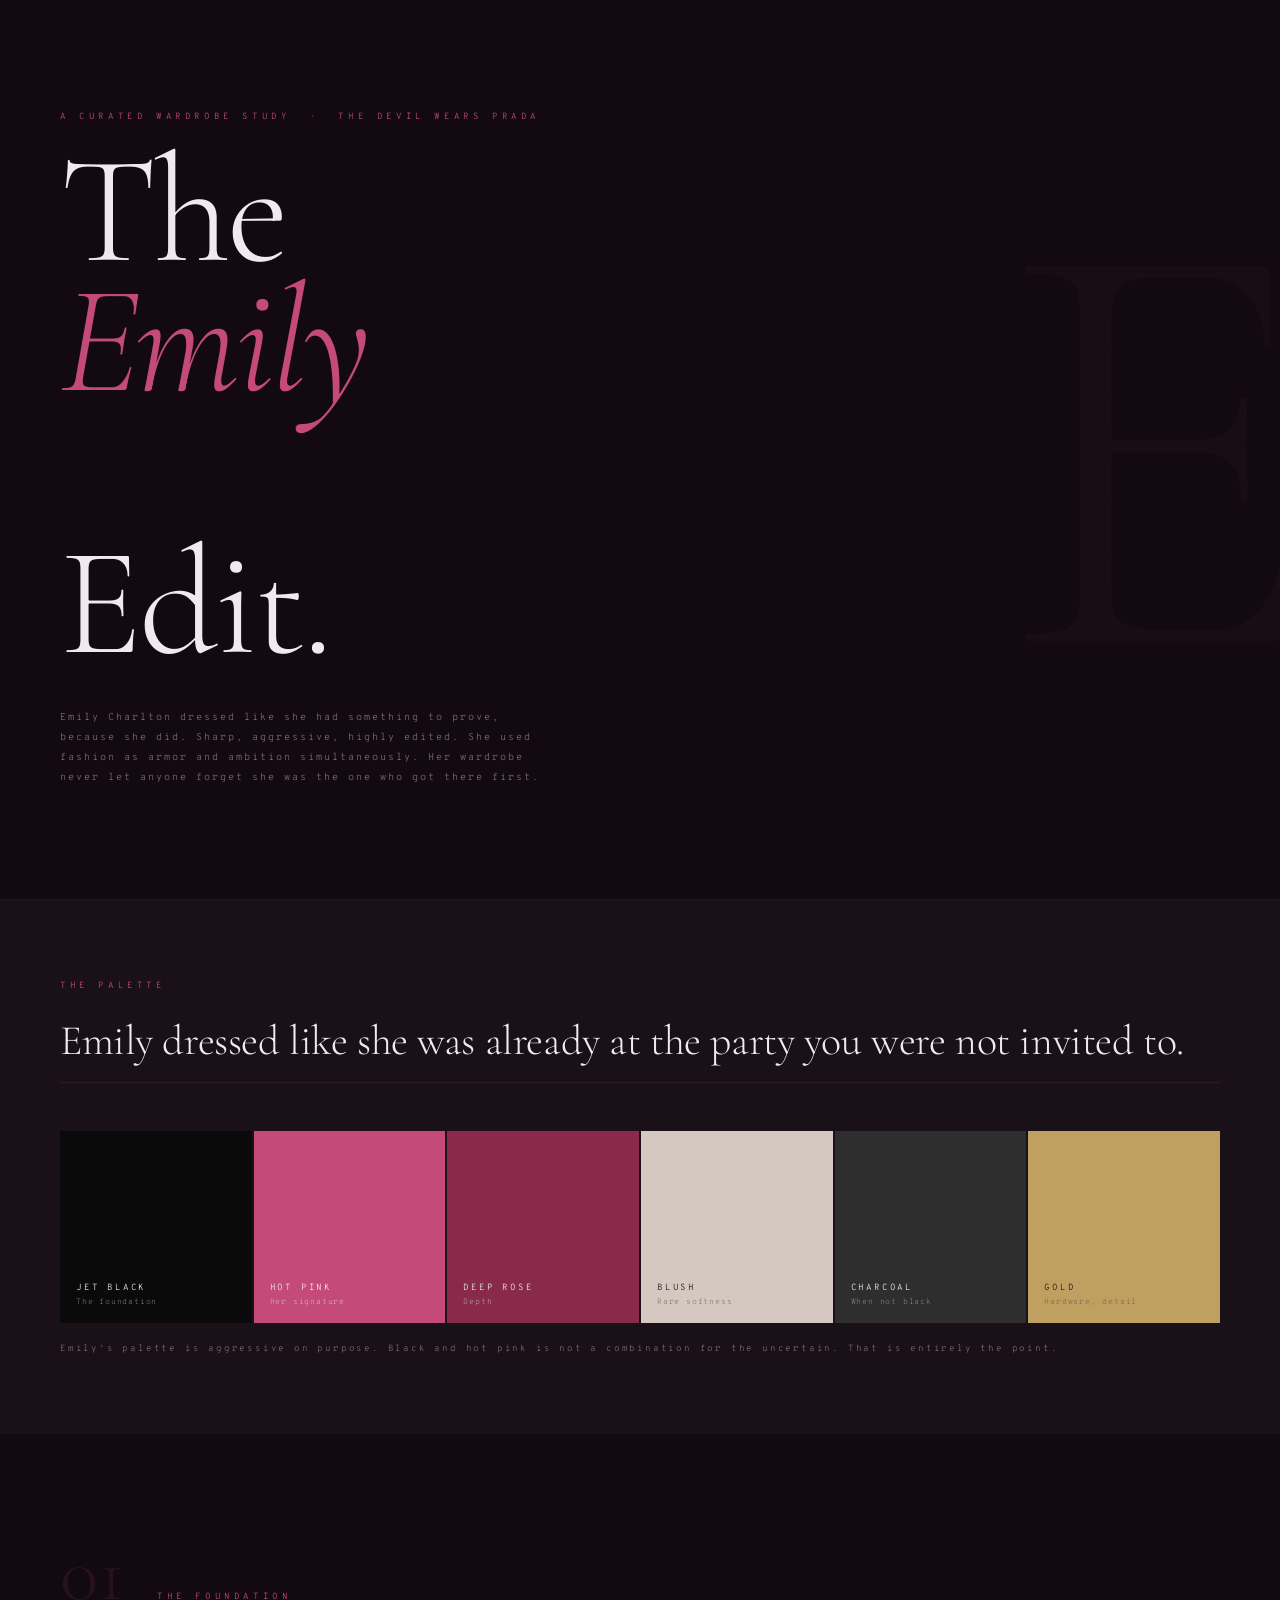
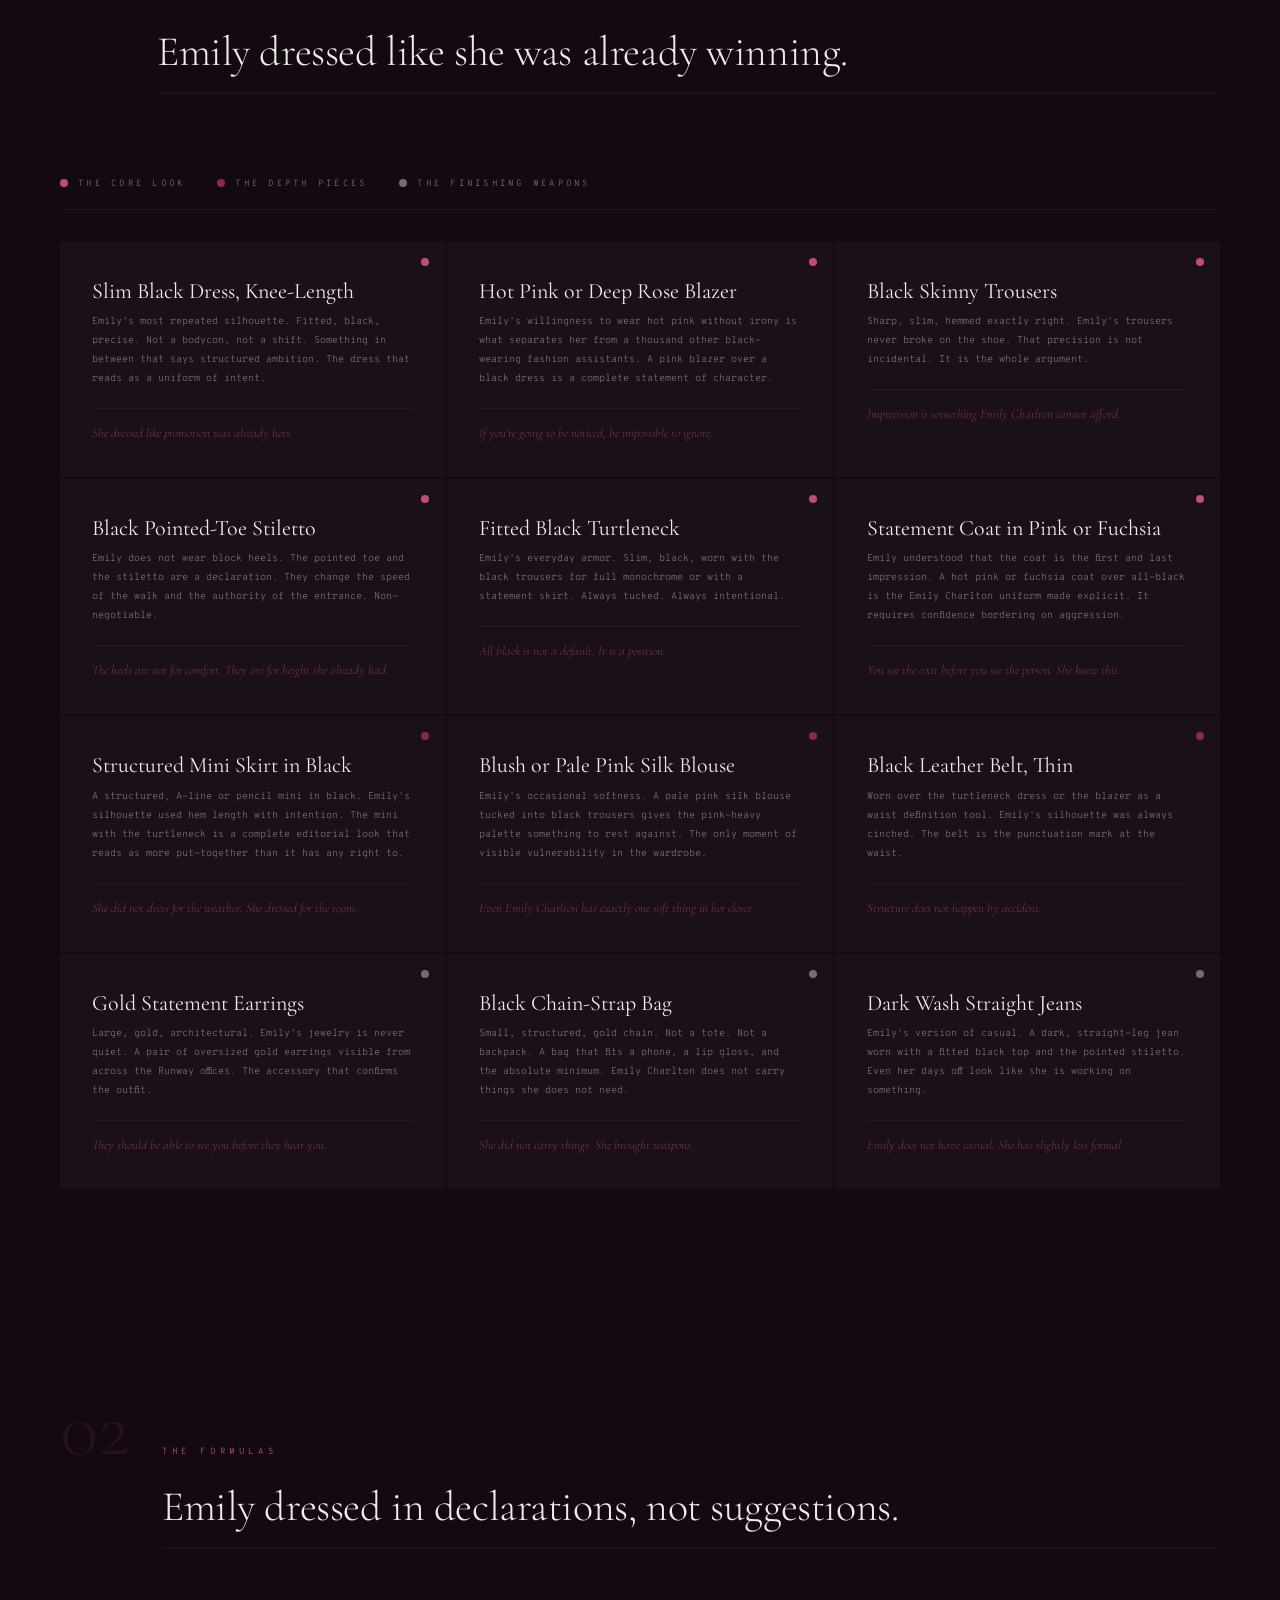
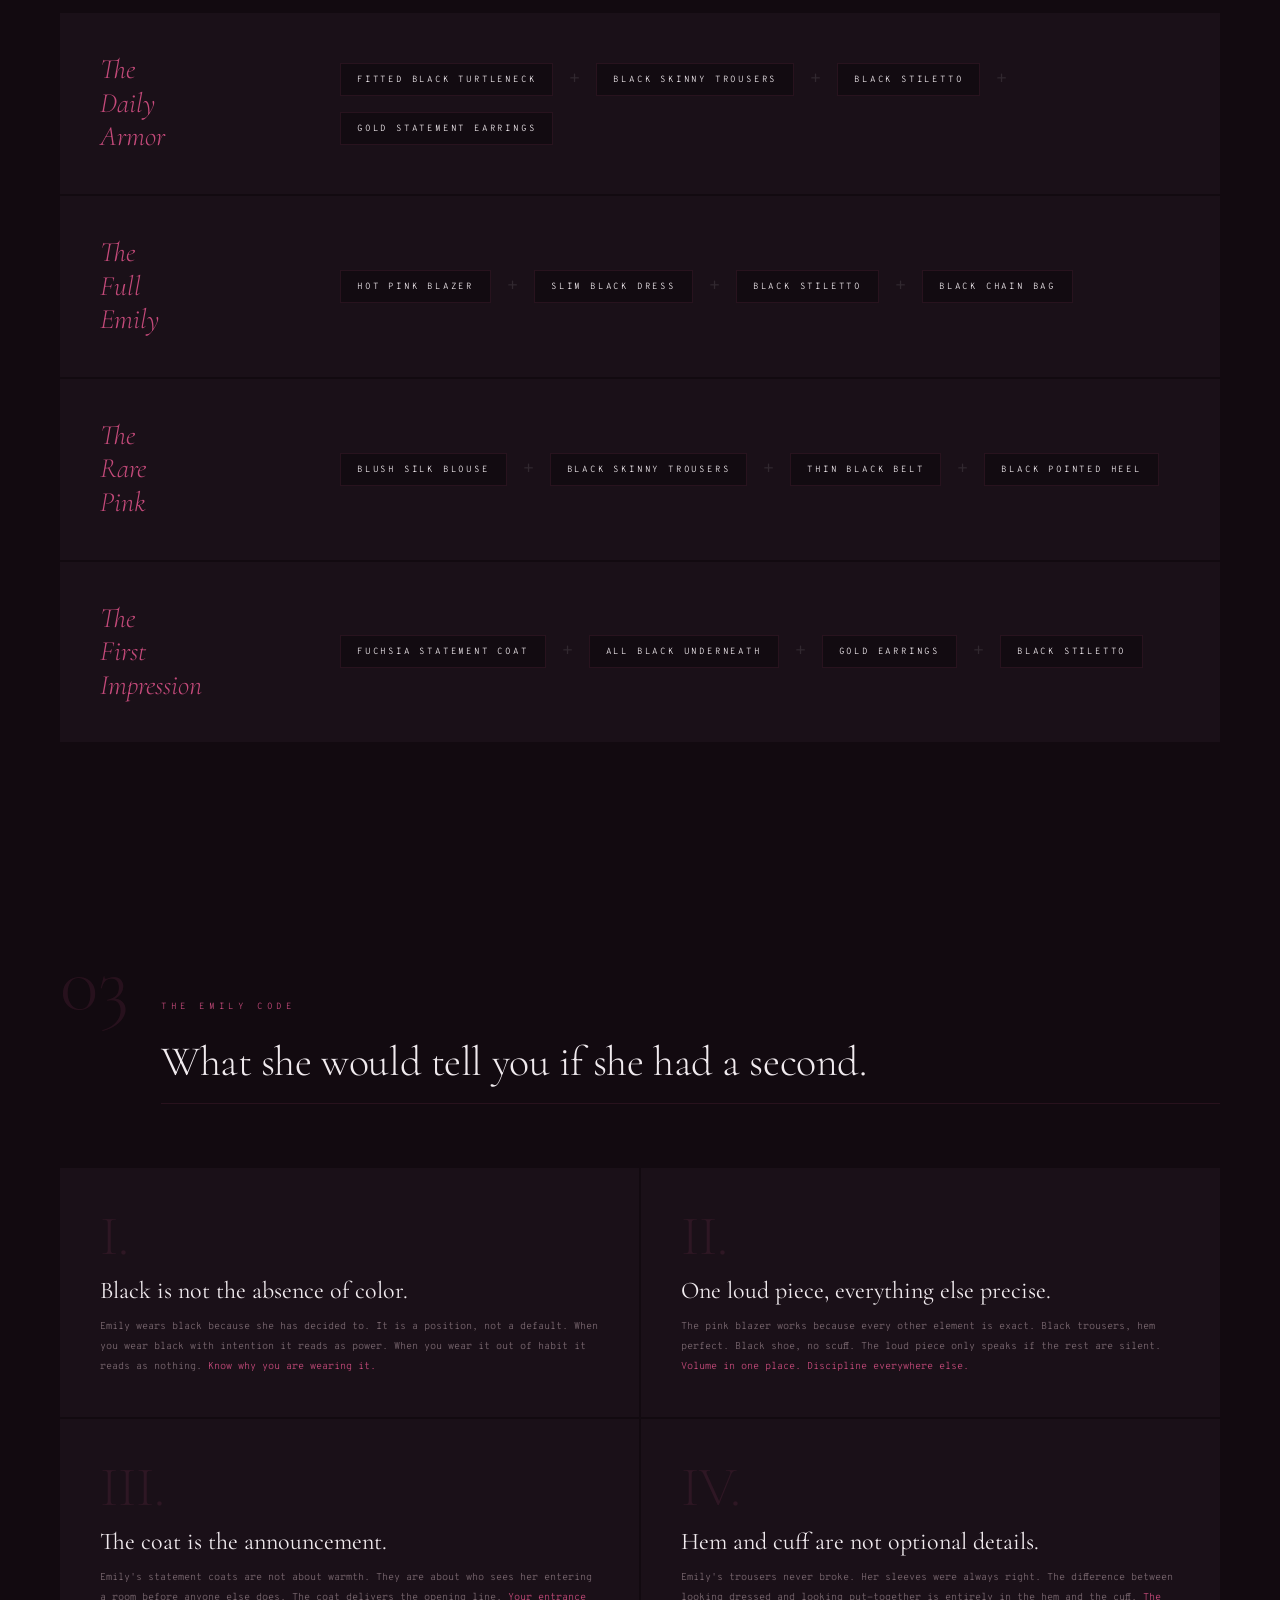
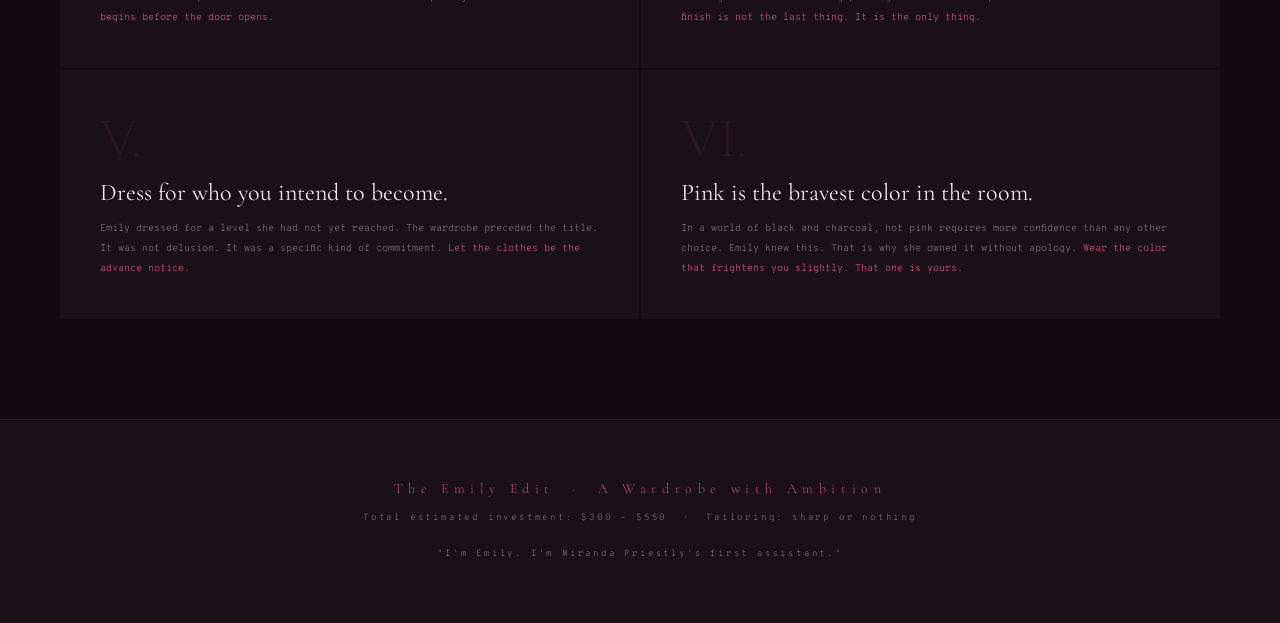
<file: emily.html>
<!DOCTYPE html>
<html lang="en">
<head>
<meta charset="UTF-8">
<meta name="viewport" content="width=device-width, initial-scale=1.0">
<title>The Emily Edit</title>
<link href="https://fonts.googleapis.com/css2?family=Cormorant+Garamond:ital,wght@0,300;0,400;0,600;1,300;1,400&family=Overpass+Mono:wght@300;400&display=swap" rel="stylesheet">
<style>
  :root {
    --bg: #120a10;
    --white: #f0eaee;
    --card: #1a1018;
    --card-hover: #221420;
    --accent: #c44a7a;
    --accent2: #8a2a4a;
    --gold: #b89a5a;
    --muted: #7a6870;
    --border: rgba(196,74,122,0.12);
    --num-color: rgba(196,74,122,0.12);
    --voice-color: rgba(196,74,122,0.6);
  }
  * { margin: 0; padding: 0; box-sizing: border-box; }
  body { background: var(--bg); color: var(--white); font-family: 'Overpass Mono', monospace; font-weight: 300; overflow-x: hidden; }

  .hero { min-height: 100vh; display: flex; flex-direction: column; justify-content: center; padding: 80px 60px; position: relative; border-bottom: 1px solid var(--border); }
  .hero::before { content: 'E'; font-family: 'Cormorant Garamond', serif; font-size: 600px; font-weight: 300; color: rgba(196,74,122,0.04); position: absolute; right: -40px; top: 50%; transform: translateY(-50%); line-height: 1; pointer-events: none; }
  .label { font-size: 9px; letter-spacing: 0.4em; text-transform: uppercase; color: var(--accent); margin-bottom: 24px; }
  .hero-title { font-family: 'Cormorant Garamond', serif; font-size: clamp(80px, 12vw, 160px); font-weight: 300; line-height: 0.85; letter-spacing: -0.02em; margin-bottom: 40px; }
  .hero-title em { font-style: italic; color: var(--accent); display: block; }
  .hero-sub { font-size: 10px; letter-spacing: 0.2em; color: var(--muted); line-height: 2; max-width: 480px; }

  section { padding: 100px 60px; max-width: 1400px; margin: 0 auto; }
  .section-header { display: grid; grid-template-columns: auto 1fr; align-items: baseline; gap: 32px; margin-bottom: 64px; }
  .section-number { font-family: 'Cormorant Garamond', serif; font-size: 80px; font-weight: 300; color: var(--num-color); line-height: 1; }
  .section-title { font-family: 'Cormorant Garamond', serif; font-size: 42px; font-weight: 300; letter-spacing: -0.01em; border-bottom: 1px solid var(--border); padding-bottom: 16px; }

  .foundation-grid { display: grid; grid-template-columns: repeat(3, 1fr); gap: 2px; }
  .item-card { background: var(--card); padding: 36px 32px; position: relative; transition: all 0.4s; cursor: default; }
  .item-card:hover { background: var(--card-hover); transform: translateY(-4px); }
  .item-name { font-family: 'Cormorant Garamond', serif; font-size: 22px; font-weight: 400; margin-bottom: 8px; line-height: 1.2; }
  .item-desc { font-size: 10px; line-height: 1.9; color: var(--muted); margin-bottom: 20px; }
  .item-voice { font-family: 'Cormorant Garamond', serif; font-style: italic; font-size: 13px; color: var(--voice-color); padding-top: 16px; border-top: 1px solid var(--border); }
  .item-priority { position: absolute; top: 16px; right: 16px; width: 8px; height: 8px; border-radius: 50%; }
  .priority-essential { background: var(--accent); }
  .priority-important { background: var(--accent2); }
  .priority-accent { background: var(--muted); }

  .palette-section { background: var(--card); padding: 80px 60px; }
  .palette-grid { display: grid; grid-template-columns: repeat(6, 1fr); gap: 2px; margin-top: 48px; }
  .swatch { aspect-ratio: 1; }
  .swatch-inner { width: 100%; height: 100%; display: flex; flex-direction: column; justify-content: flex-end; padding: 16px; }
  .swatch-name { font-size: 9px; letter-spacing: 0.2em; text-transform: uppercase; }
  .swatch-note { font-size: 8px; letter-spacing: 0.1em; opacity: 0.6; margin-top: 4px; }

  .outfits { background: var(--bg); padding: 100px 60px; max-width: 1400px; margin: 0 auto; }
  .outfit-row { display: grid; grid-template-columns: 200px 1fr; gap: 40px; margin-bottom: 2px; background: var(--card); padding: 40px; align-items: center; transition: background 0.3s; }
  .outfit-row:hover { background: var(--card-hover); }
  .outfit-label { font-family: 'Cormorant Garamond', serif; font-size: 28px; font-style: italic; font-weight: 300; color: var(--accent); line-height: 1.2; }
  .outfit-pieces { display: flex; gap: 16px; flex-wrap: wrap; align-items: center; }
  .piece { background: rgba(0,0,0,0.3); border: 1px solid var(--border); padding: 10px 16px; font-size: 9px; letter-spacing: 0.2em; text-transform: uppercase; }
  .separator { color: rgba(255,255,255,0.1); font-size: 18px; }

  .rules-grid { display: grid; grid-template-columns: 1fr 1fr; gap: 2px; }
  .rule-card { background: var(--card); padding: 40px; }
  .rule-num { font-family: 'Cormorant Garamond', serif; font-size: 56px; font-weight: 300; color: var(--num-color); line-height: 1; margin-bottom: 12px; }
  .rule-title { font-family: 'Cormorant Garamond', serif; font-size: 24px; font-weight: 400; margin-bottom: 12px; }
  .rule-body { font-size: 10px; line-height: 2; color: var(--muted); }
  .rule-highlight { color: var(--accent); }

  .legend { display: flex; gap: 32px; margin-bottom: 32px; padding: 20px 0; border-bottom: 1px solid var(--border); }
  .legend-item { display: flex; align-items: center; gap: 10px; font-size: 9px; letter-spacing: 0.25em; text-transform: uppercase; color: var(--muted); }
  .legend-dot { width: 8px; height: 8px; border-radius: 50%; }

  footer { background: var(--card); padding: 60px; text-align: center; border-top: 1px solid var(--border); }
  .f-title { font-family: 'Cormorant Garamond', serif; font-size: 14px; letter-spacing: 0.4em; color: var(--accent); margin-bottom: 12px; }
  .f-sub { font-size: 9px; letter-spacing: 0.2em; color: var(--muted); line-height: 2; }

  @keyframes fadeUp { from { opacity: 0; transform: translateY(30px); } to { opacity: 1; transform: translateY(0); } }
  .hero > * { animation: fadeUp 0.8s ease forwards; opacity: 0; }
  .hero .label { animation-delay: 0.1s; }
  .hero .hero-title { animation-delay: 0.3s; }
  .hero .hero-sub { animation-delay: 0.5s; }

  @media (max-width: 900px) {
    .hero { padding: 60px 24px; }
    .foundation-grid { grid-template-columns: 1fr; }
    .palette-grid { grid-template-columns: repeat(3,1fr); }
    .rules-grid { grid-template-columns: 1fr; }
    .outfit-row { grid-template-columns: 1fr; }
    section, .outfits, footer, .palette-section { padding: 60px 24px; }
  }
</style>
</head>
<body>

<div class="hero">
  <div class="label">A curated wardrobe study &nbsp;&middot;&nbsp; The Devil Wears Prada</div>
  <h1 class="hero-title">The<br><em>Emily</em><br>Edit.</h1>
  <p class="hero-sub">Emily Charlton dressed like she had something to prove, because she did. Sharp, aggressive, highly edited. She used fashion as armor and ambition simultaneously. Her wardrobe never let anyone forget she was the one who got there first.</p>
</div>

<div class="palette-section">
  <div style="max-width:1400px;margin:0 auto;">
    <div class="label">The Palette</div>
    <div class="section-title" style="font-family:'Cormorant Garamond',serif;font-size:42px;font-weight:300;border-bottom:1px solid rgba(196,74,122,0.12);padding-bottom:16px;">Emily dressed like she was already at the party you were not invited to.</div>
    <div class="palette-grid">
      <div class="swatch"><div class="swatch-inner" style="background:#0a0a0a;"><span class="swatch-name" style="color:#f0eaee;">Jet Black</span><span class="swatch-note" style="color:#aaa;">The foundation</span></div></div>
      <div class="swatch"><div class="swatch-inner" style="background:#c44a7a;"><span class="swatch-name" style="color:#f0eaee;">Hot Pink</span><span class="swatch-note" style="color:#ddd;">Her signature</span></div></div>
      <div class="swatch"><div class="swatch-inner" style="background:#8a2a4a;"><span class="swatch-name" style="color:#f0eaee;">Deep Rose</span><span class="swatch-note" style="color:#ccc;">Depth</span></div></div>
      <div class="swatch"><div class="swatch-inner" style="background:#d4c8c0;"><span class="swatch-name" style="color:#1a1a1a;">Blush</span><span class="swatch-note" style="color:#555;">Rare softness</span></div></div>
      <div class="swatch"><div class="swatch-inner" style="background:#2e2e2e;"><span class="swatch-name" style="color:#f0eaee;">Charcoal</span><span class="swatch-note" style="color:#aaa;">When not black</span></div></div>
      <div class="swatch"><div class="swatch-inner" style="background:#c0a060;"><span class="swatch-name" style="color:#1a1a1a;">Gold</span><span class="swatch-note" style="color:#555;">Hardware, detail</span></div></div>
    </div>
    <p style="font-size:9px;letter-spacing:0.2em;color:var(--muted);margin-top:20px;">Emily's palette is aggressive on purpose. Black and hot pink is not a combination for the uncertain. That is entirely the point.</p>
  </div>
</div>

<section>
  <div class="section-header">
    <div class="section-number">01</div>
    <div><div class="label">The Foundation</div><h2 class="section-title">Emily dressed like she was already winning.</h2></div>
  </div>
  <div class="legend">
    <div class="legend-item"><div class="legend-dot priority-essential"></div> The core look</div>
    <div class="legend-item"><div class="legend-dot priority-important"></div> The depth pieces</div>
    <div class="legend-item"><div class="legend-dot priority-accent"></div> The finishing weapons</div>
  </div>
  <div class="foundation-grid">
    <div class="item-card"><div class="item-priority priority-essential"></div><div class="item-name">Slim Black Dress, Knee-Length</div><div class="item-desc">Emily's most repeated silhouette. Fitted, black, precise. Not a bodycon, not a shift. Something in between that says structured ambition. The dress that reads as a uniform of intent.</div><div class="item-voice">She dressed like promotion was already hers.</div></div>
    <div class="item-card"><div class="item-priority priority-essential"></div><div class="item-name">Hot Pink or Deep Rose Blazer</div><div class="item-desc">Emily's willingness to wear hot pink without irony is what separates her from a thousand other black-wearing fashion assistants. A pink blazer over a black dress is a complete statement of character.</div><div class="item-voice">If you're going to be noticed, be impossible to ignore.</div></div>
    <div class="item-card"><div class="item-priority priority-essential"></div><div class="item-name">Black Skinny Trousers</div><div class="item-desc">Sharp, slim, hemmed exactly right. Emily's trousers never broke on the shoe. That precision is not incidental. It is the whole argument.</div><div class="item-voice">Imprecision is something Emily Charlton cannot afford.</div></div>
    <div class="item-card"><div class="item-priority priority-essential"></div><div class="item-name">Black Pointed-Toe Stiletto</div><div class="item-desc">Emily does not wear block heels. The pointed toe and the stiletto are a declaration. They change the speed of the walk and the authority of the entrance. Non-negotiable.</div><div class="item-voice">The heels are not for comfort. They are for height she already had.</div></div>
    <div class="item-card"><div class="item-priority priority-essential"></div><div class="item-name">Fitted Black Turtleneck</div><div class="item-desc">Emily's everyday armor. Slim, black, worn with the black trousers for full monochrome or with a statement skirt. Always tucked. Always intentional.</div><div class="item-voice">All black is not a default. It is a position.</div></div>
    <div class="item-card"><div class="item-priority priority-essential"></div><div class="item-name">Statement Coat in Pink or Fuchsia</div><div class="item-desc">Emily understood that the coat is the first and last impression. A hot pink or fuchsia coat over all-black is the Emily Charlton uniform made explicit. It requires confidence bordering on aggression.</div><div class="item-voice">You see the coat before you see the person. She knew this.</div></div>
    <div class="item-card"><div class="item-priority priority-important"></div><div class="item-name">Structured Mini Skirt in Black</div><div class="item-desc">A structured, A-line or pencil mini in black. Emily's silhouette used hem length with intention. The mini with the turtleneck is a complete editorial look that reads as more put-together than it has any right to.</div><div class="item-voice">She did not dress for the weather. She dressed for the room.</div></div>
    <div class="item-card"><div class="item-priority priority-important"></div><div class="item-name">Blush or Pale Pink Silk Blouse</div><div class="item-desc">Emily's occasional softness. A pale pink silk blouse tucked into black trousers gives the pink-heavy palette something to rest against. The only moment of visible vulnerability in the wardrobe.</div><div class="item-voice">Even Emily Charlton has exactly one soft thing in her closet.</div></div>
    <div class="item-card"><div class="item-priority priority-important"></div><div class="item-name">Black Leather Belt, Thin</div><div class="item-desc">Worn over the turtleneck dress or the blazer as a waist definition tool. Emily's silhouette was always cinched. The belt is the punctuation mark at the waist.</div><div class="item-voice">Structure does not happen by accident.</div></div>
    <div class="item-card"><div class="item-priority priority-accent"></div><div class="item-name">Gold Statement Earrings</div><div class="item-desc">Large, gold, architectural. Emily's jewelry is never quiet. A pair of oversized gold earrings visible from across the Runway offices. The accessory that confirms the outfit.</div><div class="item-voice">They should be able to see you before they hear you.</div></div>
    <div class="item-card"><div class="item-priority priority-accent"></div><div class="item-name">Black Chain-Strap Bag</div><div class="item-desc">Small, structured, gold chain. Not a tote. Not a backpack. A bag that fits a phone, a lip gloss, and the absolute minimum. Emily Charlton does not carry things she does not need.</div><div class="item-voice">She did not carry things. She brought weapons.</div></div>
    <div class="item-card"><div class="item-priority priority-accent"></div><div class="item-name">Dark Wash Straight Jeans</div><div class="item-desc">Emily's version of casual. A dark, straight-leg jean worn with a fitted black top and the pointed stiletto. Even her days off look like she is working on something.</div><div class="item-voice">Emily does not have casual. She has slightly less formal.</div></div>
  </div>
</section>

<div class="outfits">
  <div class="section-header">
    <div class="section-number">02</div>
    <div><div class="label">The Formulas</div><h2 class="section-title">Emily dressed in declarations, not suggestions.</h2></div>
  </div>
  <div class="outfit-row"><div class="outfit-label">The<br>Daily<br>Armor</div><div class="outfit-pieces"><div class="piece">Fitted Black Turtleneck</div><span class="separator">+</span><div class="piece">Black Skinny Trousers</div><span class="separator">+</span><div class="piece">Black Stiletto</div><span class="separator">+</span><div class="piece">Gold Statement Earrings</div></div></div>
  <div class="outfit-row"><div class="outfit-label">The<br>Full<br>Emily</div><div class="outfit-pieces"><div class="piece">Hot Pink Blazer</div><span class="separator">+</span><div class="piece">Slim Black Dress</div><span class="separator">+</span><div class="piece">Black Stiletto</div><span class="separator">+</span><div class="piece">Black Chain Bag</div></div></div>
  <div class="outfit-row"><div class="outfit-label">The<br>Rare<br>Pink</div><div class="outfit-pieces"><div class="piece">Blush Silk Blouse</div><span class="separator">+</span><div class="piece">Black Skinny Trousers</div><span class="separator">+</span><div class="piece">Thin Black Belt</div><span class="separator">+</span><div class="piece">Black Pointed Heel</div></div></div>
  <div class="outfit-row"><div class="outfit-label">The<br>First<br>Impression</div><div class="outfit-pieces"><div class="piece">Fuchsia Statement Coat</div><span class="separator">+</span><div class="piece">All Black Underneath</div><span class="separator">+</span><div class="piece">Gold Earrings</div><span class="separator">+</span><div class="piece">Black Stiletto</div></div></div>
</div>

<section>
  <div class="section-header">
    <div class="section-number">03</div>
    <div><div class="label">The Emily Code</div><h2 class="section-title">What she would tell you if she had a second.</h2></div>
  </div>
  <div class="rules-grid">
    <div class="rule-card"><div class="rule-num">I.</div><div class="rule-title">Black is not the absence of color.</div><div class="rule-body">Emily wears black because she has decided to. It is a position, not a default. When you wear black with intention it reads as power. When you wear it out of habit it reads as nothing. <span class="rule-highlight">Know why you are wearing it.</span></div></div>
    <div class="rule-card"><div class="rule-num">II.</div><div class="rule-title">One loud piece, everything else precise.</div><div class="rule-body">The pink blazer works because every other element is exact. Black trousers, hem perfect. Black shoe, no scuff. The loud piece only speaks if the rest are silent. <span class="rule-highlight">Volume in one place. Discipline everywhere else.</span></div></div>
    <div class="rule-card"><div class="rule-num">III.</div><div class="rule-title">The coat is the announcement.</div><div class="rule-body">Emily's statement coats are not about warmth. They are about who sees her entering a room before anyone else does. The coat delivers the opening line. <span class="rule-highlight">Your entrance begins before the door opens.</span></div></div>
    <div class="rule-card"><div class="rule-num">IV.</div><div class="rule-title">Hem and cuff are not optional details.</div><div class="rule-body">Emily's trousers never broke. Her sleeves were always right. The difference between looking dressed and looking put-together is entirely in the hem and the cuff. <span class="rule-highlight">The finish is not the last thing. It is the only thing.</span></div></div>
    <div class="rule-card"><div class="rule-num">V.</div><div class="rule-title">Dress for who you intend to become.</div><div class="rule-body">Emily dressed for a level she had not yet reached. The wardrobe preceded the title. It was not delusion. It was a specific kind of commitment. <span class="rule-highlight">Let the clothes be the advance notice.</span></div></div>
    <div class="rule-card"><div class="rule-num">VI.</div><div class="rule-title">Pink is the bravest color in the room.</div><div class="rule-body">In a world of black and charcoal, hot pink requires more confidence than any other choice. Emily knew this. That is why she owned it without apology. <span class="rule-highlight">Wear the color that frightens you slightly. That one is yours.</span></div></div>
  </div>
</section>

<footer>
  <div class="f-title">The Emily Edit &nbsp;&middot;&nbsp; A Wardrobe with Ambition</div>
  <div class="f-sub">Total estimated investment: $300 &ndash; $550 &nbsp;&middot;&nbsp; Tailoring: sharp or nothing<br><br>"I'm Emily. I'm Miranda Priestly's first assistant."</div>
</footer>

</body>
</html>
</file>
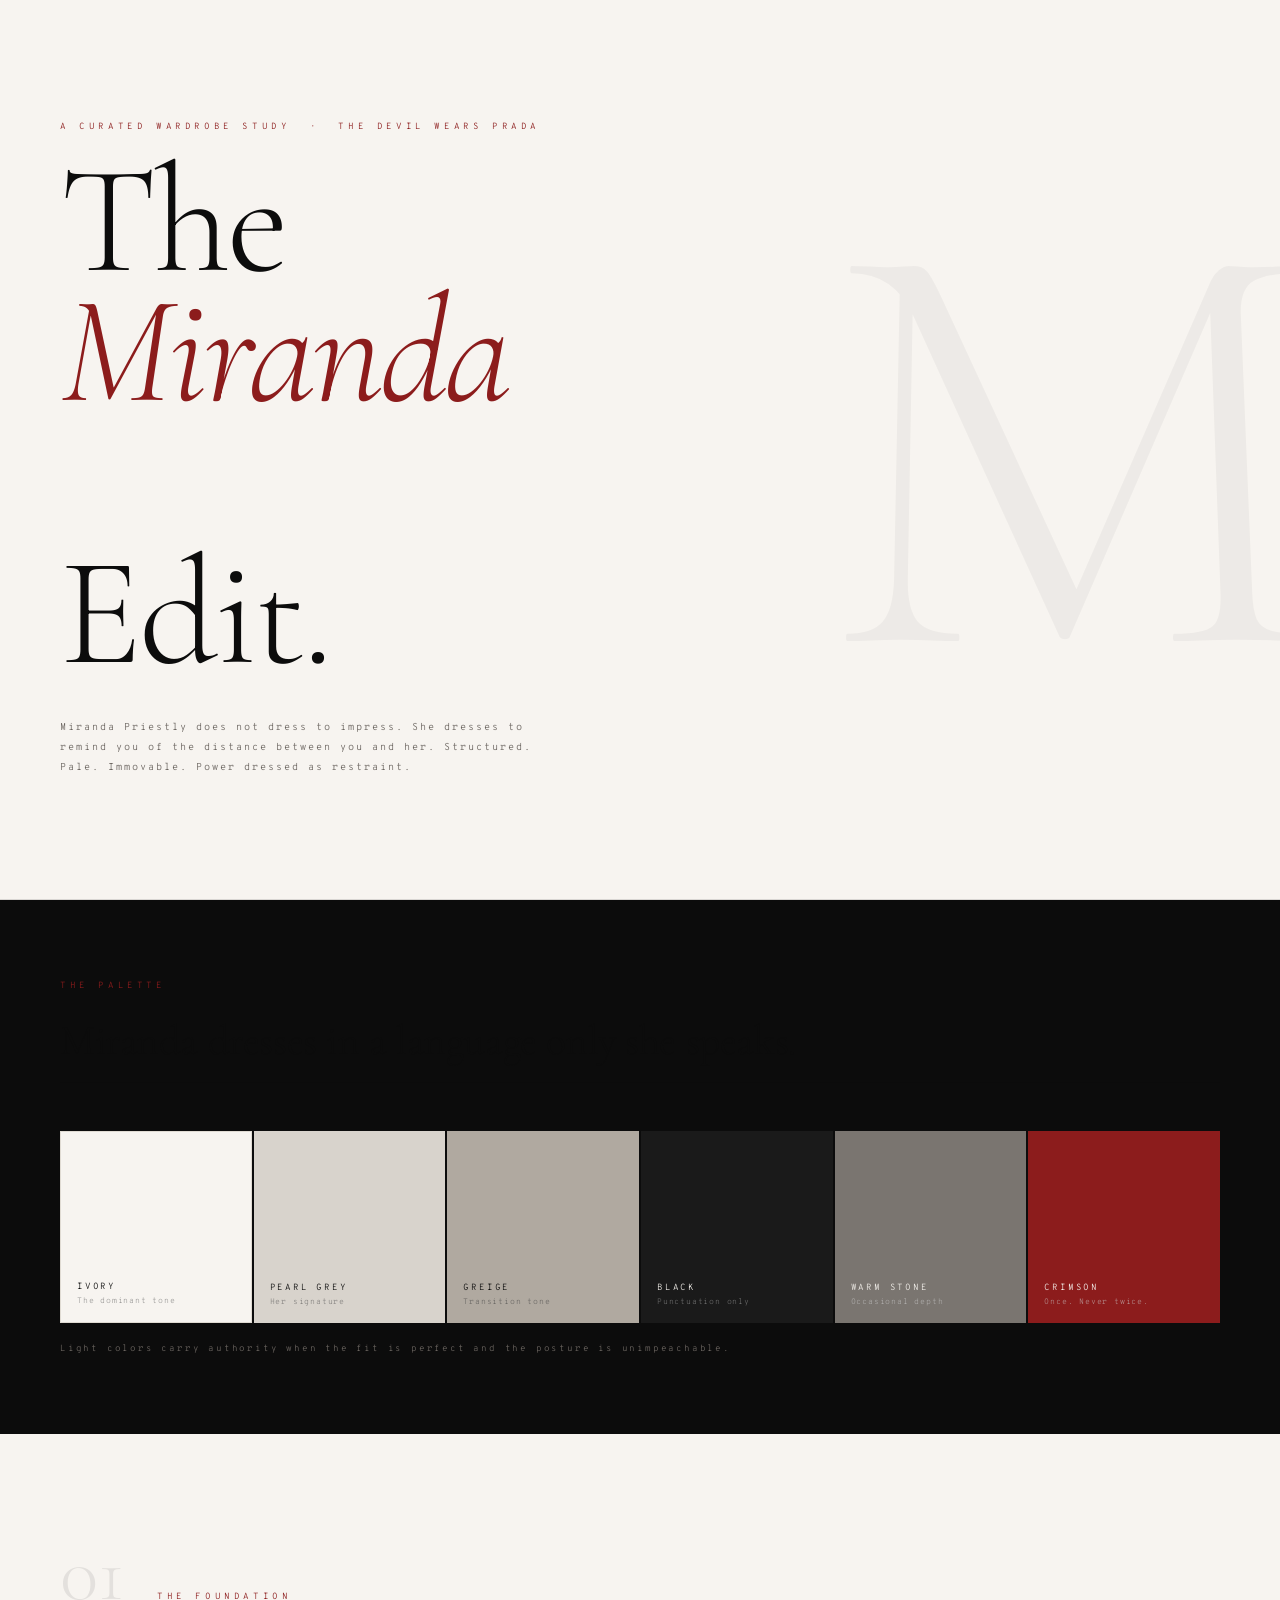
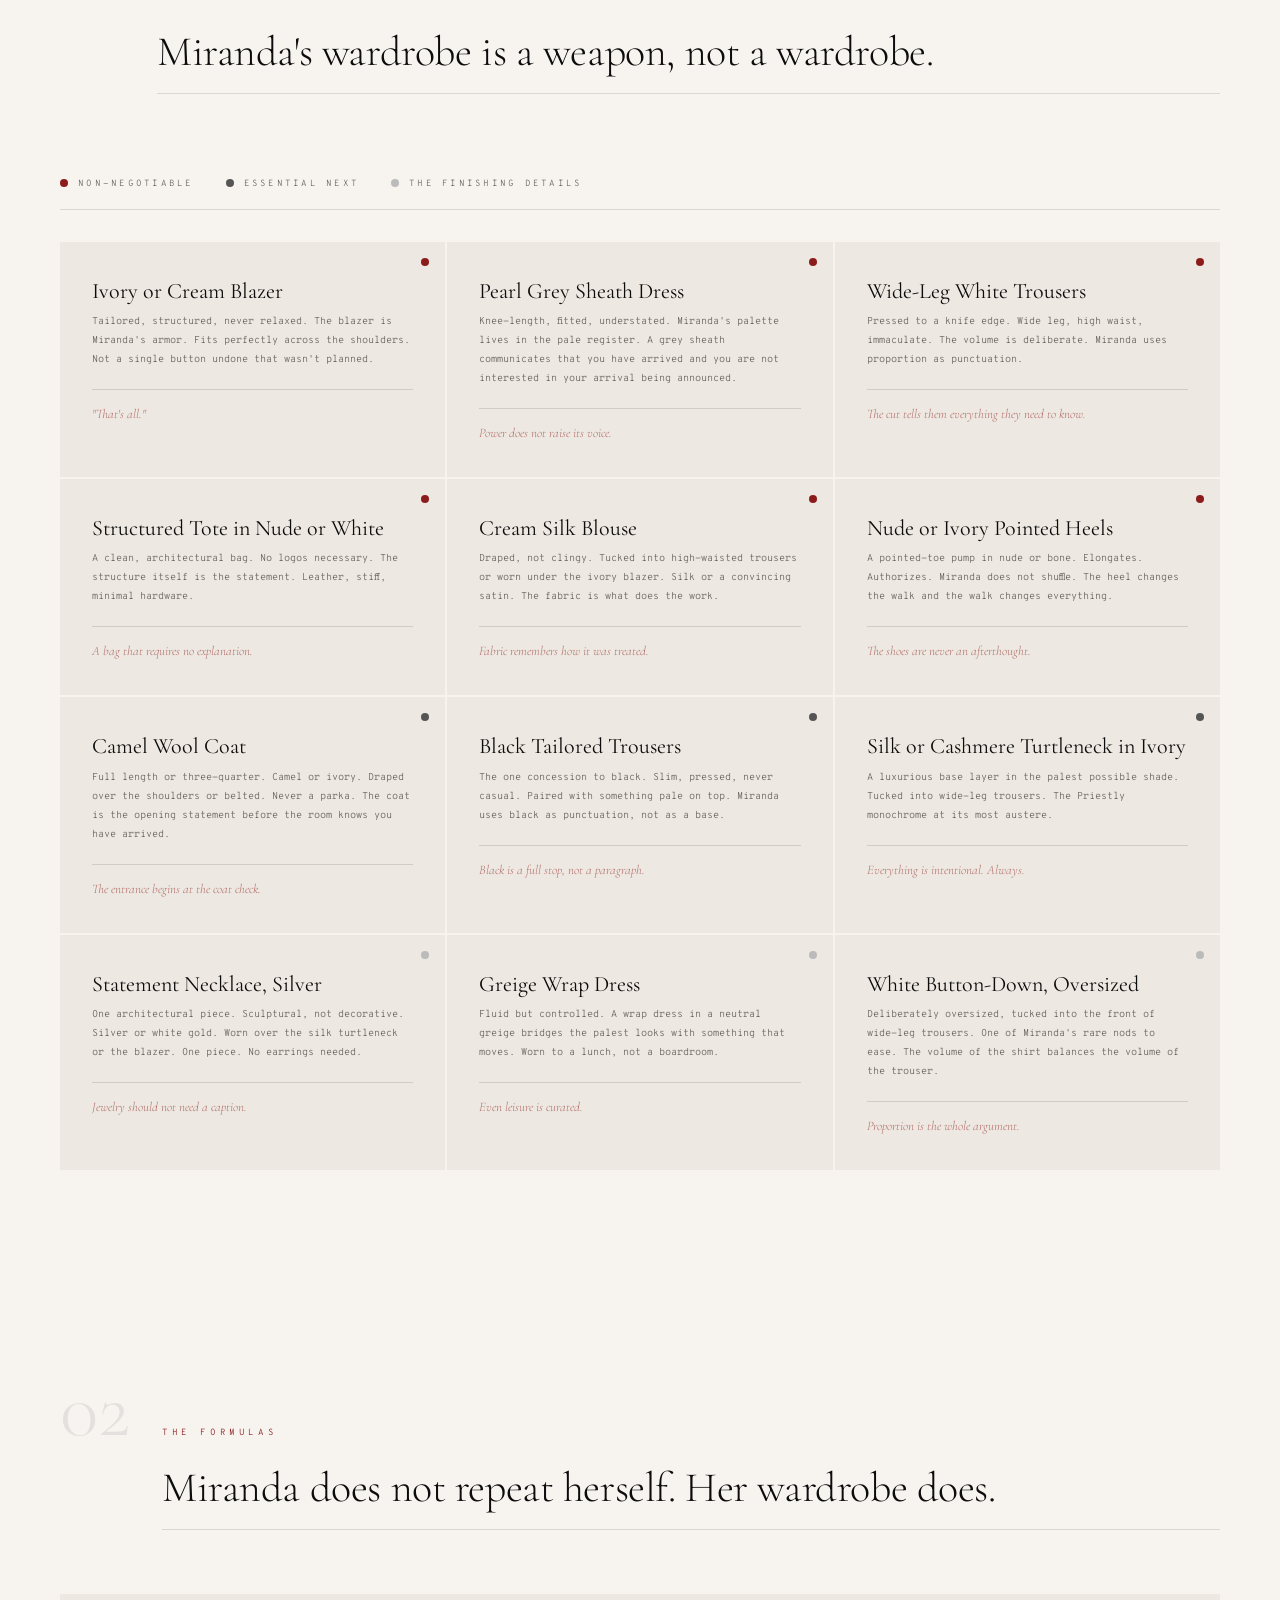
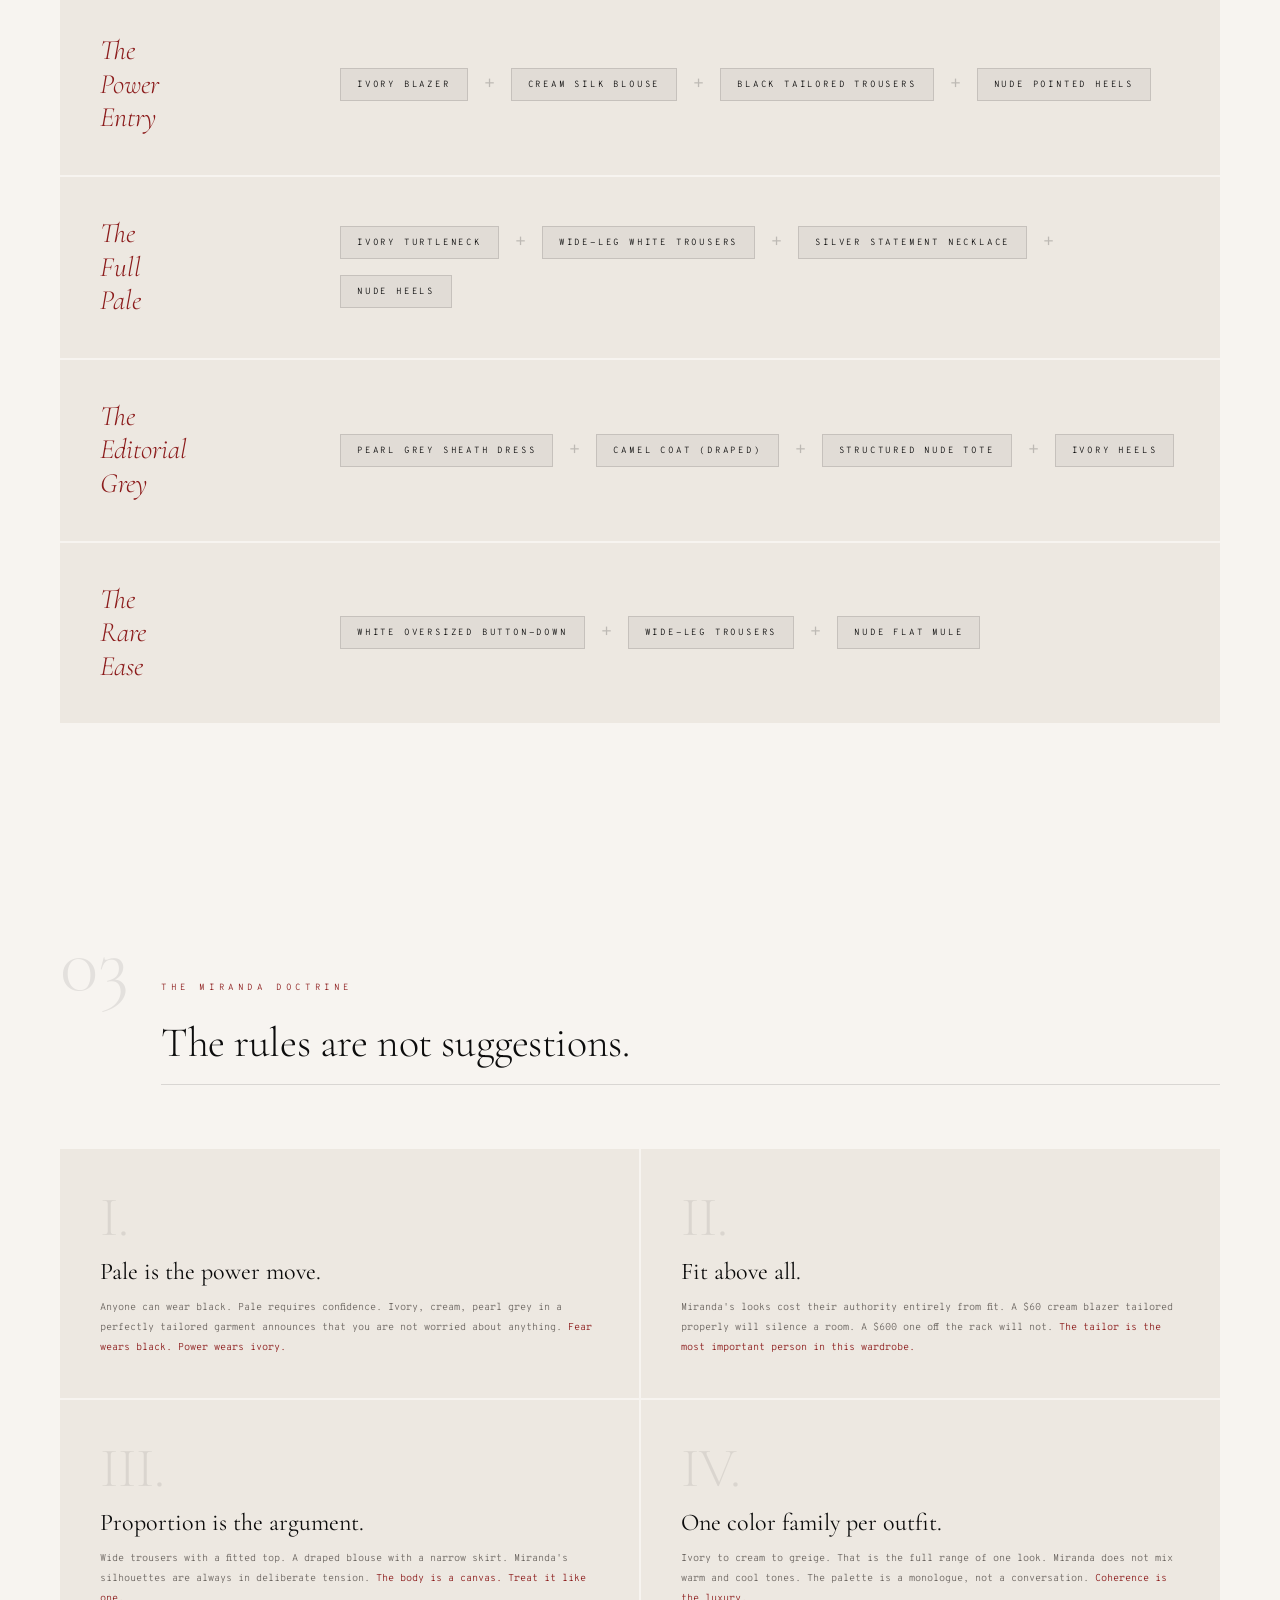
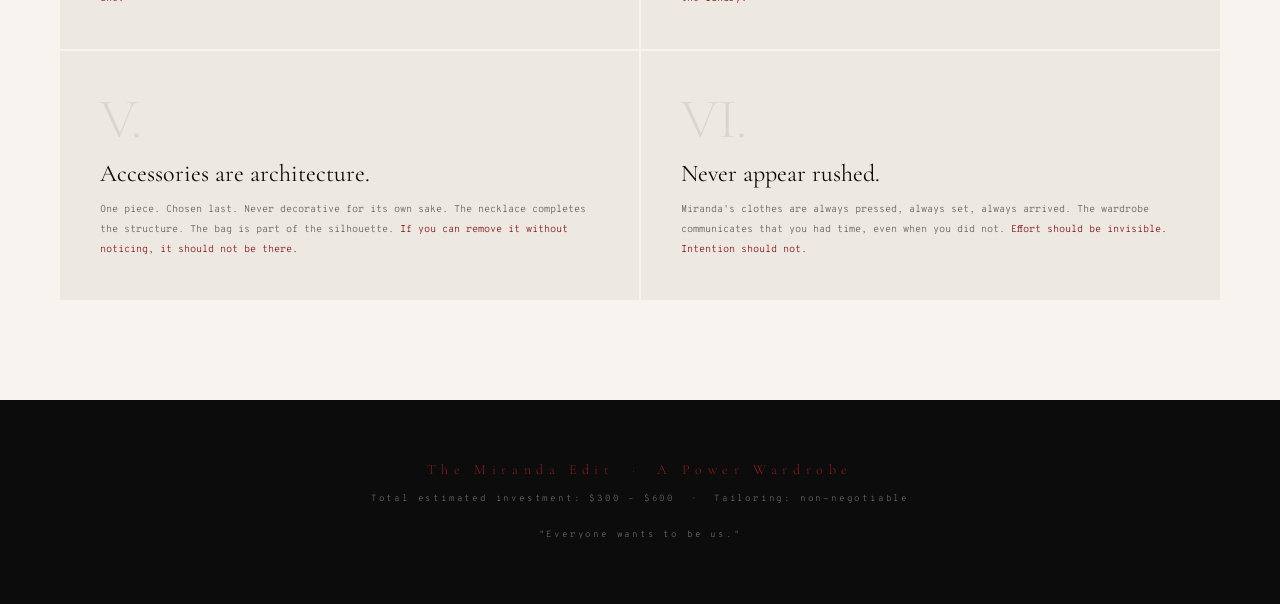
<file: miranda.html>
<!DOCTYPE html>
<html lang="en">
<head>
<meta charset="UTF-8">
<meta name="viewport" content="width=device-width, initial-scale=1.0">
<title>The Miranda Edit</title>
<link href="https://fonts.googleapis.com/css2?family=Cormorant+Garamond:ital,wght@0,300;0,400;0,600;1,300;1,400&family=Overpass+Mono:wght@300;400&display=swap" rel="stylesheet">
<style>
  :root {
    --black: #f7f4f0;
    --white: #0c0c0c;
    --cream: #1a1a1a;
    --charcoal: #ede8e1;
    --slate: #e0d9d0;
    --gold: #1a1a1a;
    --muted: #6b6560;
    --accent: #8c1c1c;
    --bg: #f7f4f0;
    --card: #ede8e1;
    --card-hover: #e0d9d0;
    --border: rgba(0,0,0,0.12);
    --num-color: rgba(0,0,0,0.08);
    --nigel-color: rgba(140,28,28,0.6);
  }
  * { margin: 0; padding: 0; box-sizing: border-box; }
  body { background: var(--bg); color: var(--white); font-family: 'Overpass Mono', monospace; font-weight: 300; overflow-x: hidden; }

  .hero { min-height: 100vh; display: flex; flex-direction: column; justify-content: center; padding: 80px 60px; position: relative; border-bottom: 1px solid var(--border); background: var(--bg); }
  .hero::before { content: 'M'; font-family: 'Cormorant Garamond', serif; font-size: 600px; font-weight: 300; color: rgba(0,0,0,0.04); position: absolute; right: -40px; top: 50%; transform: translateY(-50%); line-height: 1; pointer-events: none; }
  .label { font-size: 9px; letter-spacing: 0.4em; text-transform: uppercase; color: var(--accent); margin-bottom: 24px; }
  .hero-title { font-family: 'Cormorant Garamond', serif; font-size: clamp(80px, 12vw, 160px); font-weight: 300; line-height: 0.85; letter-spacing: -0.02em; margin-bottom: 40px; color: var(--white); }
  .hero-title em { font-style: italic; color: var(--accent); display: block; }
  .hero-sub { font-size: 10px; letter-spacing: 0.2em; color: var(--muted); line-height: 2; max-width: 480px; }

  section { padding: 100px 60px; max-width: 1400px; margin: 0 auto; }
  .section-header { display: grid; grid-template-columns: auto 1fr; align-items: baseline; gap: 32px; margin-bottom: 64px; }
  .section-number { font-family: 'Cormorant Garamond', serif; font-size: 80px; font-weight: 300; color: var(--num-color); line-height: 1; }
  .section-title { font-family: 'Cormorant Garamond', serif; font-size: 42px; font-weight: 300; letter-spacing: -0.01em; border-bottom: 1px solid var(--border); padding-bottom: 16px; color: var(--white); }

  .foundation-grid { display: grid; grid-template-columns: repeat(3, 1fr); gap: 2px; }
  .item-card { background: var(--card); padding: 36px 32px; position: relative; transition: all 0.4s; cursor: default; }
  .item-card:hover { background: var(--card-hover); transform: translateY(-4px); }
  .item-name { font-family: 'Cormorant Garamond', serif; font-size: 22px; font-weight: 400; margin-bottom: 8px; line-height: 1.2; color: var(--white); }
  .item-desc { font-size: 10px; line-height: 1.9; color: var(--muted); margin-bottom: 20px; }
  .item-voice { font-family: 'Cormorant Garamond', serif; font-style: italic; font-size: 13px; color: var(--nigel-color); padding-top: 16px; border-top: 1px solid var(--border); }
  .item-priority { position: absolute; top: 16px; right: 16px; width: 8px; height: 8px; border-radius: 50%; }
  .priority-essential { background: var(--accent); }
  .priority-important { background: #555; }
  .priority-accent { background: #bbb; }

  .palette-section { background: var(--white); padding: 80px 60px; }
  .palette-grid { display: grid; grid-template-columns: repeat(6, 1fr); gap: 2px; margin-top: 48px; }
  .swatch { aspect-ratio: 1; }
  .swatch-inner { width: 100%; height: 100%; display: flex; flex-direction: column; justify-content: flex-end; padding: 16px; }
  .swatch-name { font-size: 9px; letter-spacing: 0.2em; text-transform: uppercase; }
  .swatch-note { font-size: 8px; letter-spacing: 0.1em; opacity: 0.6; margin-top: 4px; }

  .outfits { background: var(--bg); padding: 100px 60px; max-width: 1400px; margin: 0 auto; }
  .outfit-row { display: grid; grid-template-columns: 200px 1fr; gap: 40px; margin-bottom: 2px; background: var(--card); padding: 40px; align-items: center; transition: background 0.3s; }
  .outfit-row:hover { background: var(--card-hover); }
  .outfit-label { font-family: 'Cormorant Garamond', serif; font-size: 28px; font-style: italic; font-weight: 300; color: var(--accent); line-height: 1.2; }
  .outfit-pieces { display: flex; gap: 16px; flex-wrap: wrap; align-items: center; }
  .piece { background: rgba(0,0,0,0.05); border: 1px solid var(--border); padding: 10px 16px; font-size: 9px; letter-spacing: 0.2em; text-transform: uppercase; color: var(--white); }
  .separator { color: rgba(0,0,0,0.2); font-size: 18px; }

  .rules-grid { display: grid; grid-template-columns: 1fr 1fr; gap: 2px; }
  .rule-card { background: var(--card); padding: 40px; }
  .rule-num { font-family: 'Cormorant Garamond', serif; font-size: 56px; font-weight: 300; color: var(--num-color); line-height: 1; margin-bottom: 12px; }
  .rule-title { font-family: 'Cormorant Garamond', serif; font-size: 24px; font-weight: 400; margin-bottom: 12px; color: var(--white); }
  .rule-body { font-size: 10px; line-height: 2; color: var(--muted); }
  .rule-highlight { color: var(--accent); }

  .legend { display: flex; gap: 32px; margin-bottom: 32px; padding: 20px 0; border-bottom: 1px solid var(--border); }
  .legend-item { display: flex; align-items: center; gap: 10px; font-size: 9px; letter-spacing: 0.25em; text-transform: uppercase; color: var(--muted); }
  .legend-dot { width: 8px; height: 8px; border-radius: 50%; }

  footer { background: var(--white); padding: 60px; text-align: center; border-top: 1px solid var(--border); }
  .f-title { font-family: 'Cormorant Garamond', serif; font-size: 14px; letter-spacing: 0.4em; color: var(--accent); margin-bottom: 12px; }
  .f-sub { font-size: 9px; letter-spacing: 0.2em; color: var(--muted); line-height: 2; }

  @keyframes fadeUp { from { opacity: 0; transform: translateY(30px); } to { opacity: 1; transform: translateY(0); } }
  .hero > * { animation: fadeUp 0.8s ease forwards; opacity: 0; }
  .hero .label { animation-delay: 0.1s; }
  .hero .hero-title { animation-delay: 0.3s; }
  .hero .hero-sub { animation-delay: 0.5s; }

  @media (max-width: 900px) {
    .hero { padding: 60px 24px; }
    .foundation-grid { grid-template-columns: 1fr; }
    .palette-grid { grid-template-columns: repeat(3,1fr); }
    .rules-grid { grid-template-columns: 1fr; }
    .outfit-row { grid-template-columns: 1fr; }
    section, .outfits, footer, .palette-section { padding: 60px 24px; }
  }
</style>
</head>
<body>

<div class="hero">
  <div class="label">A curated wardrobe study &nbsp;&middot;&nbsp; The Devil Wears Prada</div>
  <h1 class="hero-title">The<br><em>Miranda</em><br>Edit.</h1>
  <p class="hero-sub">Miranda Priestly does not dress to impress. She dresses to remind you of the distance between you and her. Structured. Pale. Immovable. Power dressed as restraint.</p>
</div>

<div class="palette-section">
  <div style="max-width:1400px;margin:0 auto;">
    <div class="label">The Palette</div>
    <div class="section-title" style="font-family:'Cormorant Garamond',serif;font-size:42px;font-weight:300;border-bottom:1px solid rgba(0,0,0,0.12);padding-bottom:16px;color:#0c0c0c;">Miranda dresses in a language only she speaks.</div>
    <div class="palette-grid">
      <div class="swatch"><div class="swatch-inner" style="background:#f7f4f0; border: 1px solid #e0dbd3;"><span class="swatch-name" style="color:#0c0c0c;">Ivory</span><span class="swatch-note" style="color:#666;">The dominant tone</span></div></div>
      <div class="swatch"><div class="swatch-inner" style="background:#d8d3cc;"><span class="swatch-name" style="color:#0c0c0c;">Pearl Grey</span><span class="swatch-note" style="color:#555;">Her signature</span></div></div>
      <div class="swatch"><div class="swatch-inner" style="background:#b0a9a0;"><span class="swatch-name" style="color:#0c0c0c;">Greige</span><span class="swatch-note" style="color:#444;">Transition tone</span></div></div>
      <div class="swatch"><div class="swatch-inner" style="background:#1a1a1a;"><span class="swatch-name" style="color:#f5f2ed;">Black</span><span class="swatch-note" style="color:#999;">Punctuation only</span></div></div>
      <div class="swatch"><div class="swatch-inner" style="background:#7a7570;"><span class="swatch-name" style="color:#f5f2ed;">Warm Stone</span><span class="swatch-note" style="color:#ccc;">Occasional depth</span></div></div>
      <div class="swatch"><div class="swatch-inner" style="background:#8c1c1c;"><span class="swatch-name" style="color:#f5f2ed;">Crimson</span><span class="swatch-note" style="color:#ccc;">Once. Never twice.</span></div></div>
    </div>
    <p style="font-size:9px;letter-spacing:0.2em;color:var(--muted);margin-top:20px;">Light colors carry authority when the fit is perfect and the posture is unimpeachable.</p>
  </div>
</div>

<section>
  <div class="section-header">
    <div class="section-number">01</div>
    <div><div class="label">The Foundation</div><h2 class="section-title">Miranda's wardrobe is a weapon, not a wardrobe.</h2></div>
  </div>
  <div class="legend">
    <div class="legend-item"><div class="legend-dot priority-essential"></div> Non-negotiable</div>
    <div class="legend-item"><div class="legend-dot priority-important"></div> Essential next</div>
    <div class="legend-item"><div class="legend-dot priority-accent"></div> The finishing details</div>
  </div>
  <div class="foundation-grid">
    <div class="item-card"><div class="item-priority priority-essential"></div><div class="item-name">Ivory or Cream Blazer</div><div class="item-desc">Tailored, structured, never relaxed. The blazer is Miranda's armor. Fits perfectly across the shoulders. Not a single button undone that wasn't planned.</div><div class="item-voice">"That's all."</div></div>
    <div class="item-card"><div class="item-priority priority-essential"></div><div class="item-name">Pearl Grey Sheath Dress</div><div class="item-desc">Knee-length, fitted, understated. Miranda's palette lives in the pale register. A grey sheath communicates that you have arrived and you are not interested in your arrival being announced.</div><div class="item-voice">Power does not raise its voice.</div></div>
    <div class="item-card"><div class="item-priority priority-essential"></div><div class="item-name">Wide-Leg White Trousers</div><div class="item-desc">Pressed to a knife edge. Wide leg, high waist, immaculate. The volume is deliberate. Miranda uses proportion as punctuation.</div><div class="item-voice">The cut tells them everything they need to know.</div></div>
    <div class="item-card"><div class="item-priority priority-essential"></div><div class="item-name">Structured Tote in Nude or White</div><div class="item-desc">A clean, architectural bag. No logos necessary. The structure itself is the statement. Leather, stiff, minimal hardware.</div><div class="item-voice">A bag that requires no explanation.</div></div>
    <div class="item-card"><div class="item-priority priority-essential"></div><div class="item-name">Cream Silk Blouse</div><div class="item-desc">Draped, not clingy. Tucked into high-waisted trousers or worn under the ivory blazer. Silk or a convincing satin. The fabric is what does the work.</div><div class="item-voice">Fabric remembers how it was treated.</div></div>
    <div class="item-card"><div class="item-priority priority-essential"></div><div class="item-name">Nude or Ivory Pointed Heels</div><div class="item-desc">A pointed-toe pump in nude or bone. Elongates. Authorizes. Miranda does not shuffle. The heel changes the walk and the walk changes everything.</div><div class="item-voice">The shoes are never an afterthought.</div></div>
    <div class="item-card"><div class="item-priority priority-important"></div><div class="item-name">Camel Wool Coat</div><div class="item-desc">Full length or three-quarter. Camel or ivory. Draped over the shoulders or belted. Never a parka. The coat is the opening statement before the room knows you have arrived.</div><div class="item-voice">The entrance begins at the coat check.</div></div>
    <div class="item-card"><div class="item-priority priority-important"></div><div class="item-name">Black Tailored Trousers</div><div class="item-desc">The one concession to black. Slim, pressed, never casual. Paired with something pale on top. Miranda uses black as punctuation, not as a base.</div><div class="item-voice">Black is a full stop, not a paragraph.</div></div>
    <div class="item-card"><div class="item-priority priority-important"></div><div class="item-name">Silk or Cashmere Turtleneck in Ivory</div><div class="item-desc">A luxurious base layer in the palest possible shade. Tucked into wide-leg trousers. The Priestly monochrome at its most austere.</div><div class="item-voice">Everything is intentional. Always.</div></div>
    <div class="item-card"><div class="item-priority priority-accent"></div><div class="item-name">Statement Necklace, Silver</div><div class="item-desc">One architectural piece. Sculptural, not decorative. Silver or white gold. Worn over the silk turtleneck or the blazer. One piece. No earrings needed.</div><div class="item-voice">Jewelry should not need a caption.</div></div>
    <div class="item-card"><div class="item-priority priority-accent"></div><div class="item-name">Greige Wrap Dress</div><div class="item-desc">Fluid but controlled. A wrap dress in a neutral greige bridges the palest looks with something that moves. Worn to a lunch, not a boardroom.</div><div class="item-voice">Even leisure is curated.</div></div>
    <div class="item-card"><div class="item-priority priority-accent"></div><div class="item-name">White Button-Down, Oversized</div><div class="item-desc">Deliberately oversized, tucked into the front of wide-leg trousers. One of Miranda's rare nods to ease. The volume of the shirt balances the volume of the trouser.</div><div class="item-voice">Proportion is the whole argument.</div></div>
  </div>
</section>

<div class="outfits">
  <div class="section-header">
    <div class="section-number">02</div>
    <div><div class="label">The Formulas</div><h2 class="section-title">Miranda does not repeat herself. Her wardrobe does.</h2></div>
  </div>
  <div class="outfit-row"><div class="outfit-label">The<br>Power<br>Entry</div><div class="outfit-pieces"><div class="piece">Ivory Blazer</div><span class="separator">+</span><div class="piece">Cream Silk Blouse</div><span class="separator">+</span><div class="piece">Black Tailored Trousers</div><span class="separator">+</span><div class="piece">Nude Pointed Heels</div></div></div>
  <div class="outfit-row"><div class="outfit-label">The<br>Full<br>Pale</div><div class="outfit-pieces"><div class="piece">Ivory Turtleneck</div><span class="separator">+</span><div class="piece">Wide-Leg White Trousers</div><span class="separator">+</span><div class="piece">Silver Statement Necklace</div><span class="separator">+</span><div class="piece">Nude Heels</div></div></div>
  <div class="outfit-row"><div class="outfit-label">The<br>Editorial<br>Grey</div><div class="outfit-pieces"><div class="piece">Pearl Grey Sheath Dress</div><span class="separator">+</span><div class="piece">Camel Coat (draped)</div><span class="separator">+</span><div class="piece">Structured Nude Tote</div><span class="separator">+</span><div class="piece">Ivory Heels</div></div></div>
  <div class="outfit-row"><div class="outfit-label">The<br>Rare<br>Ease</div><div class="outfit-pieces"><div class="piece">White Oversized Button-Down</div><span class="separator">+</span><div class="piece">Wide-Leg Trousers</div><span class="separator">+</span><div class="piece">Nude Flat Mule</div></div></div>
</div>

<section>
  <div class="section-header">
    <div class="section-number">03</div>
    <div><div class="label">The Miranda Doctrine</div><h2 class="section-title">The rules are not suggestions.</h2></div>
  </div>
  <div class="rules-grid">
    <div class="rule-card"><div class="rule-num">I.</div><div class="rule-title">Pale is the power move.</div><div class="rule-body">Anyone can wear black. Pale requires confidence. Ivory, cream, pearl grey in a perfectly tailored garment announces that you are not worried about anything. <span class="rule-highlight">Fear wears black. Power wears ivory.</span></div></div>
    <div class="rule-card"><div class="rule-num">II.</div><div class="rule-title">Fit above all.</div><div class="rule-body">Miranda's looks cost their authority entirely from fit. A $60 cream blazer tailored properly will silence a room. A $600 one off the rack will not. <span class="rule-highlight">The tailor is the most important person in this wardrobe.</span></div></div>
    <div class="rule-card"><div class="rule-num">III.</div><div class="rule-title">Proportion is the argument.</div><div class="rule-body">Wide trousers with a fitted top. A draped blouse with a narrow skirt. Miranda's silhouettes are always in deliberate tension. <span class="rule-highlight">The body is a canvas. Treat it like one.</span></div></div>
    <div class="rule-card"><div class="rule-num">IV.</div><div class="rule-title">One color family per outfit.</div><div class="rule-body">Ivory to cream to greige. That is the full range of one look. Miranda does not mix warm and cool tones. The palette is a monologue, not a conversation. <span class="rule-highlight">Coherence is the luxury.</span></div></div>
    <div class="rule-card"><div class="rule-num">V.</div><div class="rule-title">Accessories are architecture.</div><div class="rule-body">One piece. Chosen last. Never decorative for its own sake. The necklace completes the structure. The bag is part of the silhouette. <span class="rule-highlight">If you can remove it without noticing, it should not be there.</span></div></div>
    <div class="rule-card"><div class="rule-num">VI.</div><div class="rule-title">Never appear rushed.</div><div class="rule-body">Miranda's clothes are always pressed, always set, always arrived. The wardrobe communicates that you had time, even when you did not. <span class="rule-highlight">Effort should be invisible. Intention should not.</span></div></div>
  </div>
</section>

<footer>
  <div class="f-title">The Miranda Edit &nbsp;&middot;&nbsp; A Power Wardrobe</div>
  <div class="f-sub">Total estimated investment: $300 &ndash; $600 &nbsp;&middot;&nbsp; Tailoring: non-negotiable<br><br>"Everyone wants to be us."</div>
</footer>

</body>
</html>
</file>
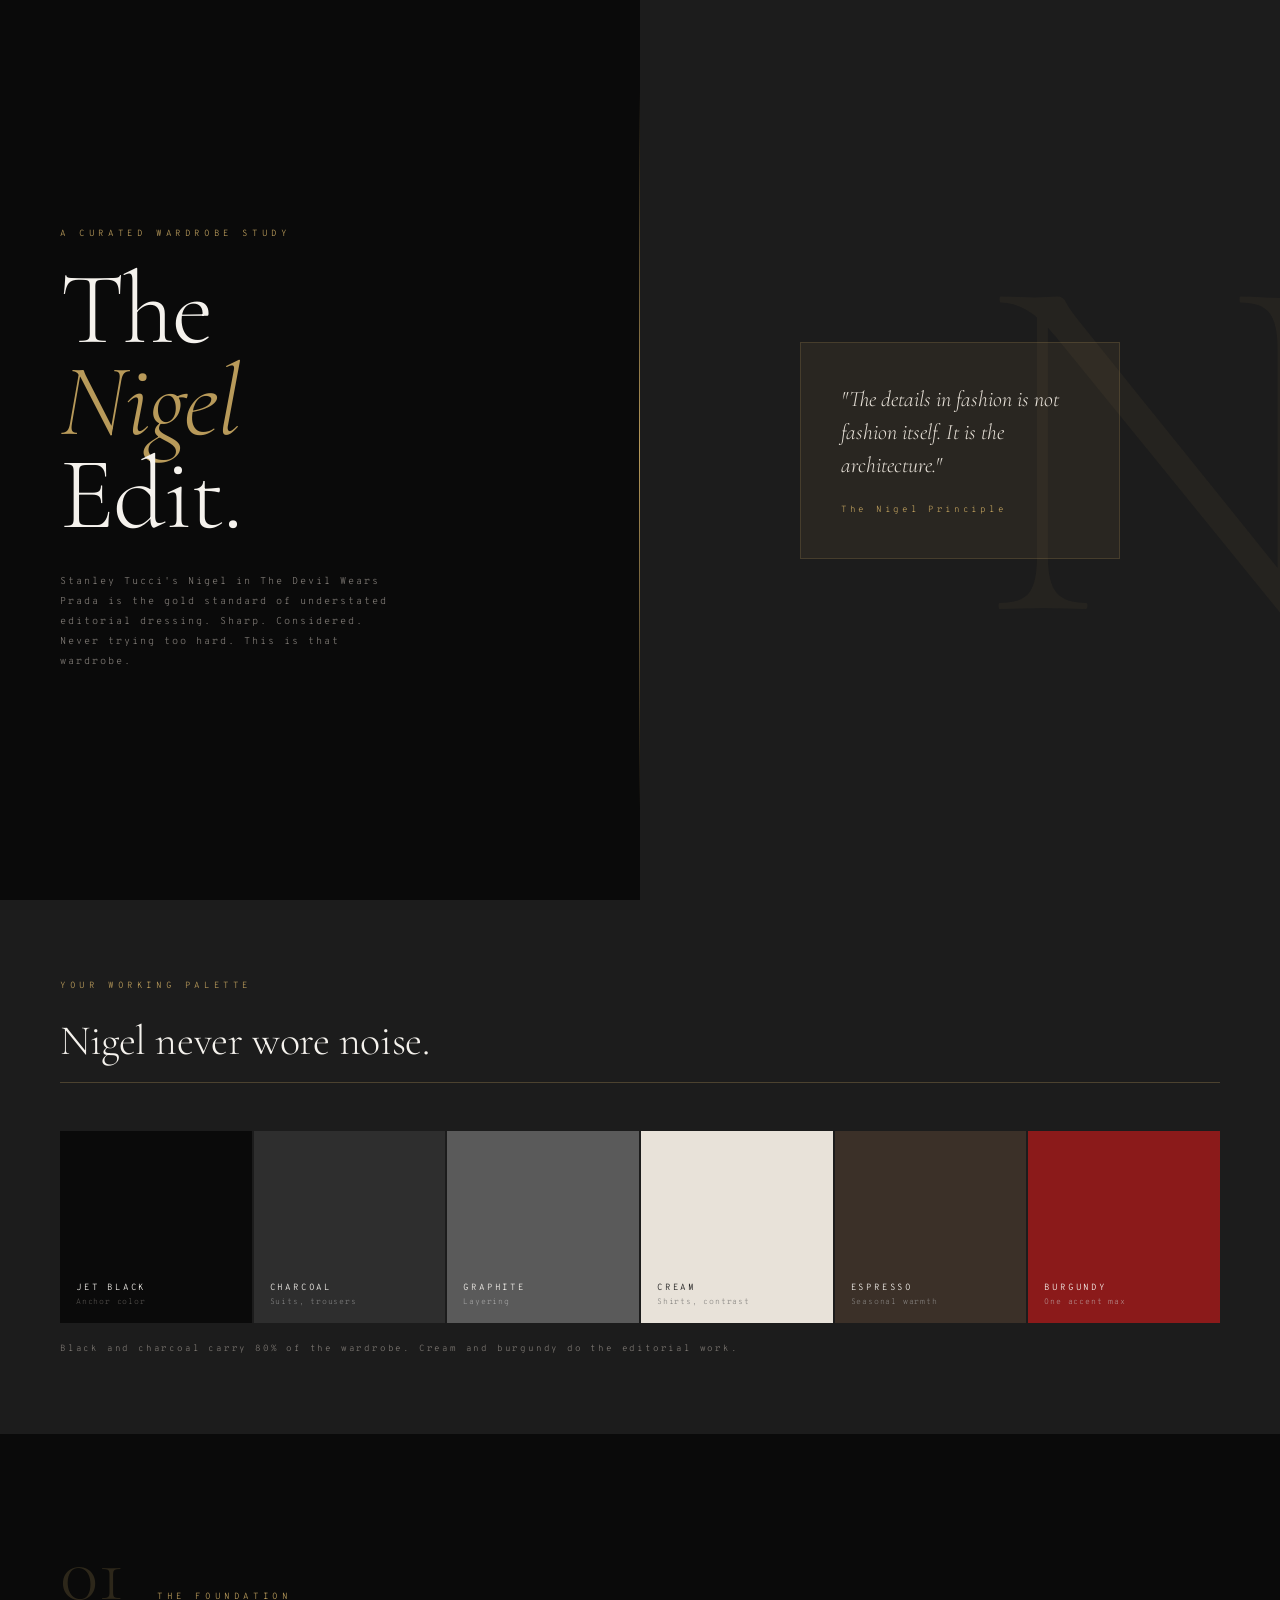
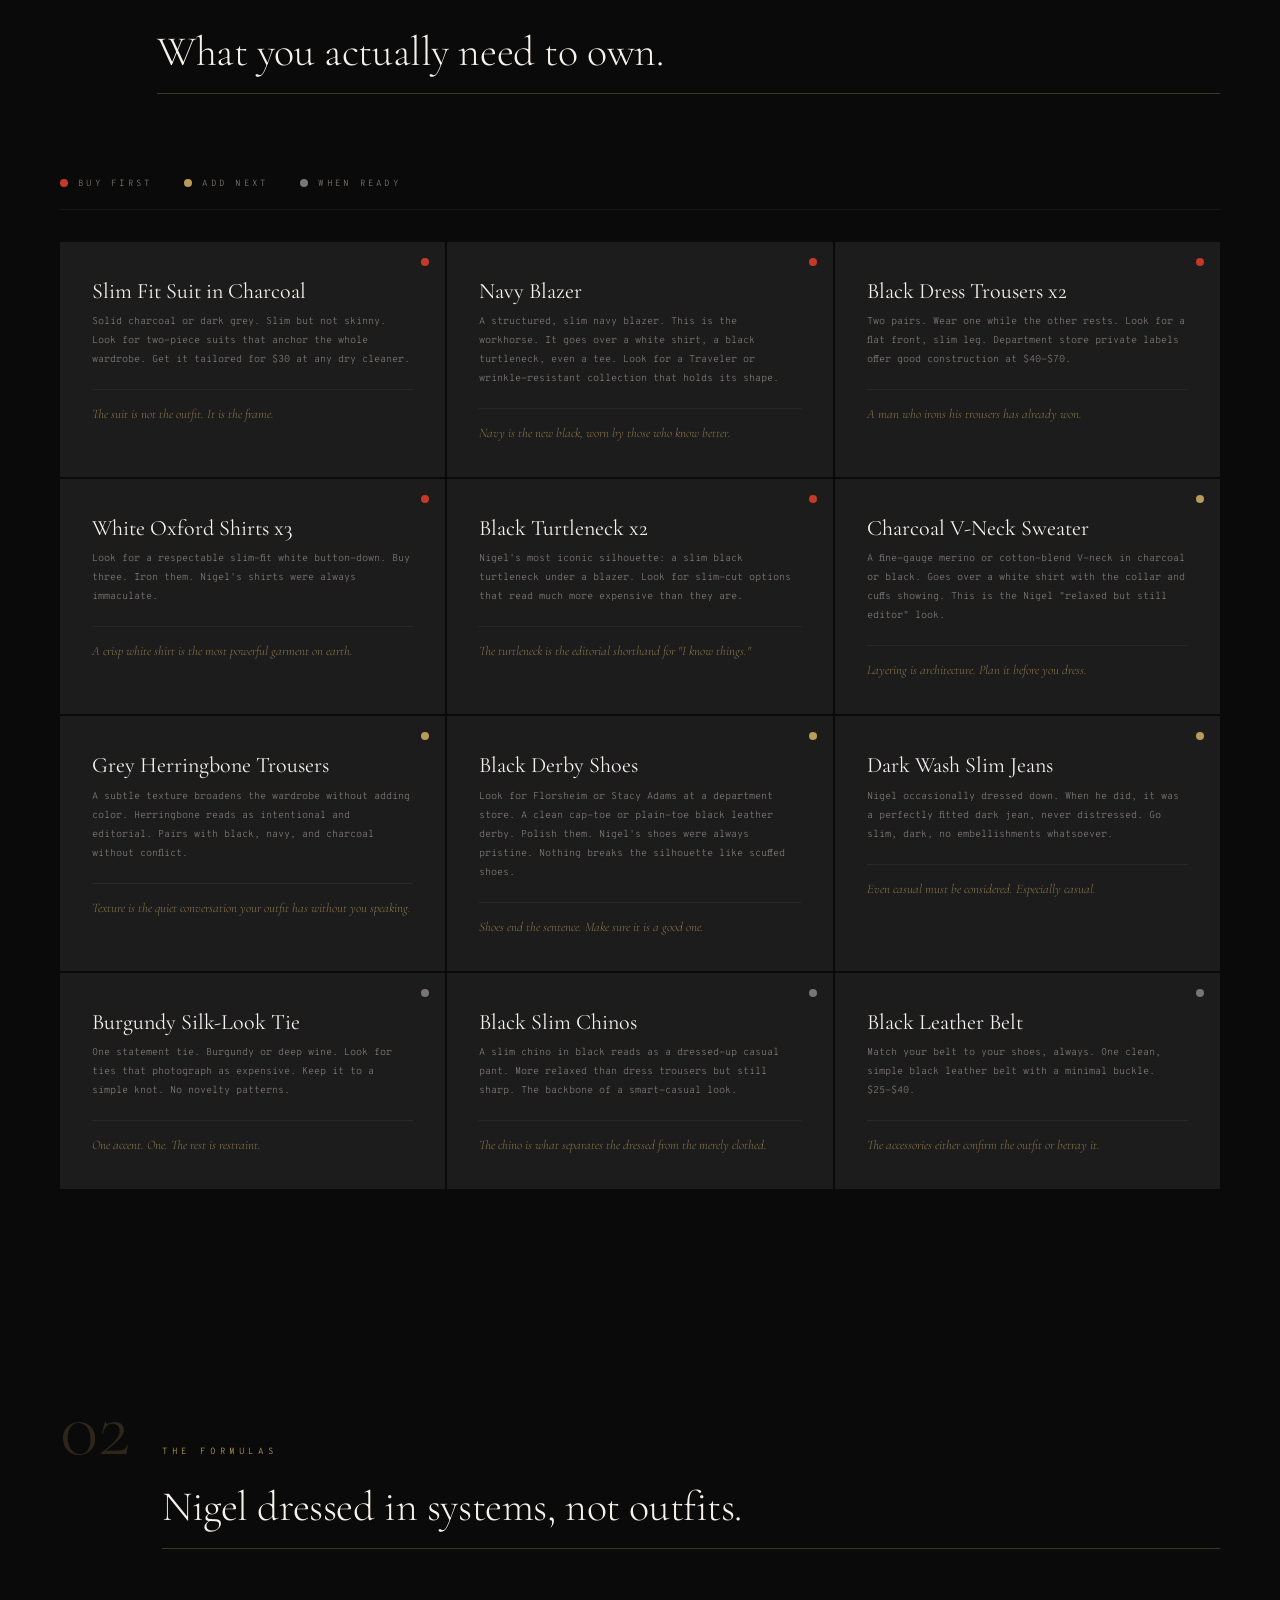
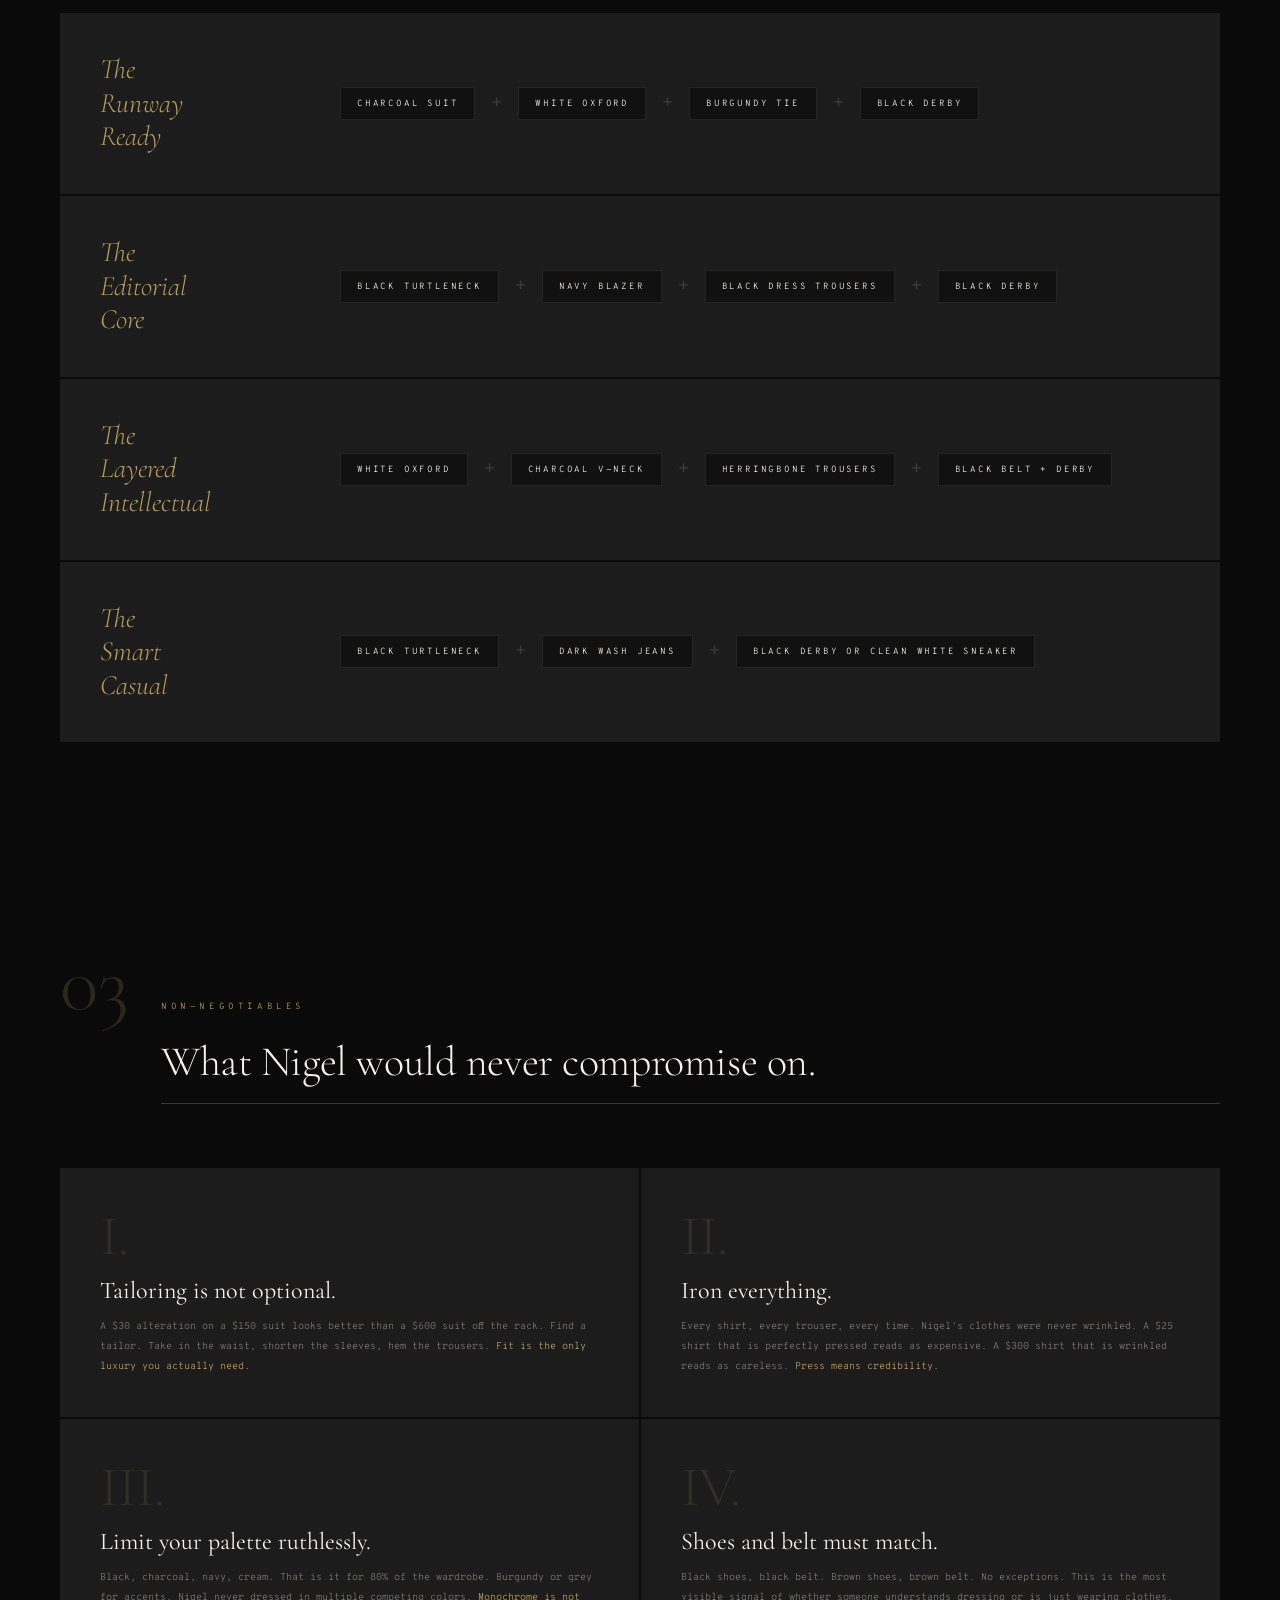
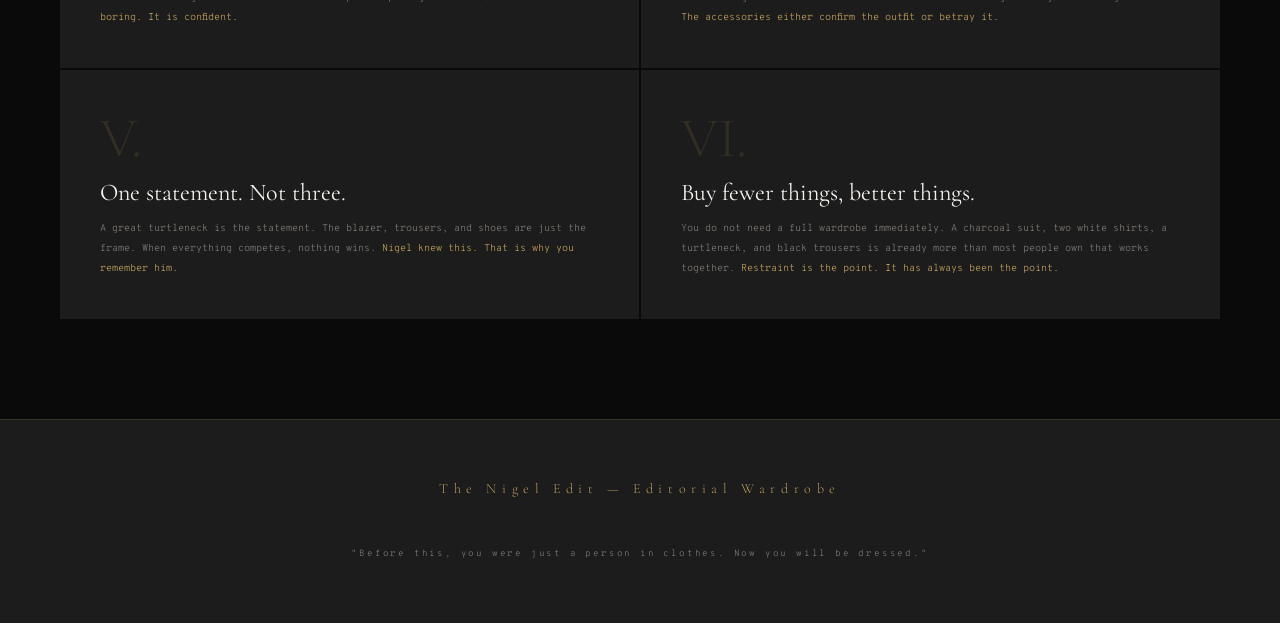
<file: nigel.html>
<!DOCTYPE html>
<html lang="en">
<head>
<meta charset="UTF-8">
<meta name="viewport" content="width=device-width, initial-scale=1.0">
<title>The Nigel Edit</title>
<link href="https://fonts.googleapis.com/css2?family=Cormorant+Garamond:ital,wght@0,300;0,400;0,600;1,300;1,400&family=Overpass+Mono:wght@300;400&display=swap" rel="stylesheet">
<style>
  :root {
    --black: #0a0a0a;
    --white: #f5f2ed;
    --cream: #e8e2d9;
    --charcoal: #1c1c1c;
    --slate: #2e2e2e;
    --gold: #b89a5a;
    --muted: #7a7570;
    --accent: #c4392a;
  }

  * { margin: 0; padding: 0; box-sizing: border-box; }

  body {
    background: var(--black);
    color: var(--white);
    font-family: 'Overpass Mono', monospace;
    font-weight: 300;
    overflow-x: hidden;
  }

  /* HERO */
  .hero {
    min-height: 100vh;
    display: grid;
    grid-template-columns: 1fr 1fr;
    position: relative;
  }

  .hero-left {
    background: var(--black);
    display: flex;
    flex-direction: column;
    justify-content: center;
    padding: 80px 60px;
    position: relative;
  }

  .hero-left::after {
    content: '';
    position: absolute;
    right: 0; top: 10%; bottom: 10%;
    width: 1px;
    background: linear-gradient(to bottom, transparent, var(--gold), transparent);
  }

  .hero-right {
    background: var(--charcoal);
    display: flex;
    align-items: center;
    justify-content: center;
    position: relative;
    overflow: hidden;
  }

  .hero-right::before {
    content: 'N';
    font-family: 'Cormorant Garamond', serif;
    font-size: 500px;
    font-weight: 300;
    color: rgba(184,154,90,0.06);
    position: absolute;
    line-height: 1;
    right: -60px;
    top: 50%;
    transform: translateY(-50%);
  }

  .label {
    font-size: 9px;
    letter-spacing: 0.4em;
    text-transform: uppercase;
    color: var(--gold);
    margin-bottom: 24px;
  }

  .hero-title {
    font-family: 'Cormorant Garamond', serif;
    font-size: clamp(64px, 8vw, 110px);
    font-weight: 300;
    line-height: 0.9;
    letter-spacing: -0.02em;
    margin-bottom: 32px;
  }

  .hero-title em {
    font-style: italic;
    color: var(--gold);
  }

  .hero-sub {
    font-size: 10px;
    letter-spacing: 0.2em;
    color: var(--muted);
    line-height: 2;
    max-width: 340px;
  }

  .stores-row {
    display: flex;
    gap: 20px;
    margin-top: 48px;
    flex-wrap: wrap;
  }

  .store-badge {
    font-size: 8px;
    letter-spacing: 0.3em;
    text-transform: uppercase;
    border: 1px solid rgba(184,154,90,0.3);
    color: var(--gold);
    padding: 6px 14px;
    transition: all 0.3s;
  }

  .philosophy-card {
    background: rgba(184,154,90,0.08);
    border: 1px solid rgba(184,154,90,0.2);
    padding: 40px;
    margin: 40px;
    position: relative;
    z-index: 1;
    max-width: 320px;
  }

  .philosophy-card .quote {
    font-family: 'Cormorant Garamond', serif;
    font-size: 22px;
    font-style: italic;
    font-weight: 300;
    line-height: 1.5;
    color: var(--cream);
    margin-bottom: 16px;
  }

  .philosophy-card .attr {
    font-size: 9px;
    letter-spacing: 0.3em;
    color: var(--gold);
  }

  /* SECTION */
  section {
    padding: 100px 60px;
    max-width: 1400px;
    margin: 0 auto;
  }

  .section-header {
    display: grid;
    grid-template-columns: auto 1fr;
    align-items: baseline;
    gap: 32px;
    margin-bottom: 64px;
  }

  .section-number {
    font-family: 'Cormorant Garamond', serif;
    font-size: 80px;
    font-weight: 300;
    color: rgba(184,154,90,0.2);
    line-height: 1;
  }

  .section-title {
    font-family: 'Cormorant Garamond', serif;
    font-size: 42px;
    font-weight: 300;
    letter-spacing: -0.01em;
    border-bottom: 1px solid rgba(184,154,90,0.3);
    padding-bottom: 16px;
  }

  /* FOUNDATION GRID */
  .foundation-grid {
    display: grid;
    grid-template-columns: repeat(3, 1fr);
    gap: 2px;
  }

  .item-card {
    background: var(--charcoal);
    padding: 36px 32px;
    position: relative;
    transition: all 0.4s;
    cursor: default;
  }

  .item-card:hover {
    background: var(--slate);
    transform: translateY(-4px);
  }

  .item-card .item-store {
    font-size: 8px;
    letter-spacing: 0.35em;
    text-transform: uppercase;
    color: var(--gold);
    margin-bottom: 12px;
  }

  .item-card .item-name {
    font-family: 'Cormorant Garamond', serif;
    font-size: 22px;
    font-weight: 400;
    margin-bottom: 8px;
    line-height: 1.2;
  }

  .item-card .item-desc {
    font-size: 10px;
    line-height: 1.9;
    color: var(--muted);
    margin-bottom: 20px;
  }

  .item-card .item-nigel {
    font-family: 'Cormorant Garamond', serif;
    font-style: italic;
    font-size: 13px;
    color: rgba(184,154,90,0.7);
    padding-top: 16px;
    border-top: 1px solid rgba(255,255,255,0.05);
  }

  .item-card .item-priority {
    position: absolute;
    top: 16px; right: 16px;
    width: 8px; height: 8px;
    border-radius: 50%;
  }

  .priority-essential { background: var(--accent); }
  .priority-important { background: var(--gold); }
  .priority-accent { background: var(--muted); }

  /* COLOR PALETTE */
  .palette-section {
    background: var(--charcoal);
    padding: 80px 60px;
  }

  .palette-grid {
    display: grid;
    grid-template-columns: repeat(6, 1fr);
    gap: 2px;
    margin-top: 48px;
  }

  .swatch {
    aspect-ratio: 1;
    position: relative;
    overflow: hidden;
  }

  .swatch-inner {
    width: 100%;
    height: 100%;
    display: flex;
    flex-direction: column;
    justify-content: flex-end;
    padding: 16px;
  }

  .swatch-name {
    font-size: 9px;
    letter-spacing: 0.2em;
    text-transform: uppercase;
  }

  .swatch-note {
    font-size: 8px;
    letter-spacing: 0.1em;
    opacity: 0.6;
    margin-top: 4px;
  }

  /* RULES */
  .rules-grid {
    display: grid;
    grid-template-columns: 1fr 1fr;
    gap: 2px;
  }

  .rule-card {
    background: var(--charcoal);
    padding: 40px;
  }

  .rule-num {
    font-family: 'Cormorant Garamond', serif;
    font-size: 56px;
    font-weight: 300;
    color: rgba(184,154,90,0.15);
    line-height: 1;
    margin-bottom: 12px;
  }

  .rule-title {
    font-family: 'Cormorant Garamond', serif;
    font-size: 24px;
    font-weight: 400;
    margin-bottom: 12px;
  }

  .rule-body {
    font-size: 10px;
    line-height: 2;
    color: var(--muted);
  }

  .rule-highlight {
    color: var(--gold);
  }

  /* OUTFIT BUILDER */
  .outfits {
    background: var(--black);
    padding: 100px 60px;
    max-width: 1400px;
    margin: 0 auto;
  }

  .outfit-row {
    display: grid;
    grid-template-columns: 200px 1fr;
    gap: 40px;
    margin-bottom: 2px;
    background: var(--charcoal);
    padding: 40px;
    align-items: center;
    transition: background 0.3s;
  }

  .outfit-row:hover { background: var(--slate); }

  .outfit-label {
    font-family: 'Cormorant Garamond', serif;
    font-size: 28px;
    font-style: italic;
    font-weight: 300;
    color: var(--gold);
    line-height: 1.2;
  }

  .outfit-pieces {
    display: flex;
    gap: 16px;
    flex-wrap: wrap;
    align-items: center;
  }

  .piece {
    background: rgba(0,0,0,0.4);
    border: 1px solid rgba(255,255,255,0.08);
    padding: 10px 16px;
    font-size: 9px;
    letter-spacing: 0.2em;
    text-transform: uppercase;
  }

  .piece .piece-store {
    color: var(--gold);
    display: block;
    font-size: 7px;
    letter-spacing: 0.3em;
    margin-bottom: 4px;
  }

  .separator {
    color: rgba(255,255,255,0.15);
    font-size: 18px;
  }

  /* FOOTER */
  footer {
    background: var(--charcoal);
    padding: 60px;
    text-align: center;
    border-top: 1px solid rgba(184,154,90,0.2);
  }

  footer .f-title {
    font-family: 'Cormorant Garamond', serif;
    font-size: 14px;
    letter-spacing: 0.4em;
    color: var(--gold);
    margin-bottom: 12px;
  }

  footer .f-sub {
    font-size: 9px;
    letter-spacing: 0.2em;
    color: var(--muted);
    line-height: 2;
  }

  /* PRIORITY LEGEND */
  .legend {
    display: flex;
    gap: 32px;
    margin-bottom: 32px;
    padding: 20px 0;
    border-bottom: 1px solid rgba(255,255,255,0.05);
  }

  .legend-item {
    display: flex;
    align-items: center;
    gap: 10px;
    font-size: 9px;
    letter-spacing: 0.25em;
    text-transform: uppercase;
    color: var(--muted);
  }

  .legend-dot {
    width: 8px; height: 8px;
    border-radius: 50%;
  }

  /* ANIMATIONS */
  @keyframes fadeUp {
    from { opacity: 0; transform: translateY(30px); }
    to { opacity: 1; transform: translateY(0); }
  }

  .hero-left > * {
    animation: fadeUp 0.8s ease forwards;
    opacity: 0;
  }

  .hero-left .label { animation-delay: 0.1s; }
  .hero-left .hero-title { animation-delay: 0.3s; }
  .hero-left .hero-sub { animation-delay: 0.5s; }
  .hero-left .stores-row { animation-delay: 0.7s; }

  .hero-right .philosophy-card {
    animation: fadeUp 0.8s 0.5s ease forwards;
    opacity: 0;
  }

  @media (max-width: 900px) {
    .hero { grid-template-columns: 1fr; }
    .hero-right { display: none; }
    .foundation-grid { grid-template-columns: 1fr; }
    .palette-grid { grid-template-columns: repeat(3,1fr); }
    .rules-grid { grid-template-columns: 1fr; }
    .outfit-row { grid-template-columns: 1fr; }
    section, .outfits, footer { padding: 60px 24px; }
    .palette-section { padding: 60px 24px; }
  }
</style>
</head>
<body>

<!-- HERO -->
<div class="hero">
  <div class="hero-left">
    <div class="label">A curated wardrobe study</div>
    <h1 class="hero-title">The<br><em>Nigel</em><br>Edit.</h1>
    <p class="hero-sub">
      Stanley Tucci's Nigel in The Devil Wears Prada is the gold standard of understated editorial dressing. Sharp. Considered. Never trying too hard. This is that wardrobe.
    </p>

  </div>
  <div class="hero-right">
    <div class="philosophy-card">
      <p class="quote">"The details in fashion is not fashion itself. It is the architecture."</p>
      <span class="attr">The Nigel Principle</span>
    </div>
  </div>
</div>

<!-- COLOR PALETTE -->
<div class="palette-section">
  <div style="max-width:1400px;margin:0 auto;">
    <div class="label">Your Working Palette</div>
    <div class="section-title" style="font-family:'Cormorant Garamond',serif;font-size:42px;font-weight:300;border-bottom:1px solid rgba(184,154,90,0.3);padding-bottom:16px;">Nigel never wore noise.</div>
    <div class="palette-grid">
      <div class="swatch">
        <div class="swatch-inner" style="background:#0a0a0a;">
          <span class="swatch-name" style="color:#f5f2ed;">Jet Black</span>
          <span class="swatch-note" style="color:#7a7570;">Anchor color</span>
        </div>
      </div>
      <div class="swatch">
        <div class="swatch-inner" style="background:#2e2e2e;">
          <span class="swatch-name" style="color:#f5f2ed;">Charcoal</span>
          <span class="swatch-note" style="color:#aaa;">Suits, trousers</span>
        </div>
      </div>
      <div class="swatch">
        <div class="swatch-inner" style="background:#5a5a5a;">
          <span class="swatch-name" style="color:#f5f2ed;">Graphite</span>
          <span class="swatch-note" style="color:#ccc;">Layering</span>
        </div>
      </div>
      <div class="swatch">
        <div class="swatch-inner" style="background:#e8e2d9;">
          <span class="swatch-name" style="color:#1c1c1c;">Cream</span>
          <span class="swatch-note" style="color:#555;">Shirts, contrast</span>
        </div>
      </div>
      <div class="swatch">
        <div class="swatch-inner" style="background:#3b3028;">
          <span class="swatch-name" style="color:#f5f2ed;">Espresso</span>
          <span class="swatch-note" style="color:#aaa;">Seasonal warmth</span>
        </div>
      </div>
      <div class="swatch">
        <div class="swatch-inner" style="background:#8b1a1a;">
          <span class="swatch-name" style="color:#f5f2ed;">Burgundy</span>
          <span class="swatch-note" style="color:#ccc;">One accent max</span>
        </div>
      </div>
    </div>
    <p style="font-size:9px;letter-spacing:0.2em;color:var(--muted);margin-top:20px;">Black and charcoal carry 80% of the wardrobe. Cream and burgundy do the editorial work.</p>
  </div>
</div>

<!-- FOUNDATION WARDROBE -->
<section>
  <div class="section-header">
    <div class="section-number">01</div>
    <div>
      <div class="label">The Foundation</div>
      <h2 class="section-title">What you actually need to own.</h2>
    </div>
  </div>

  <div class="legend">
    <div class="legend-item"><div class="legend-dot priority-essential"></div> Buy first</div>
    <div class="legend-item"><div class="legend-dot priority-important"></div> Add next</div>
    <div class="legend-item"><div class="legend-dot priority-accent"></div> When ready</div>
  </div>

  <div class="foundation-grid">

    <div class="item-card">
      <div class="item-priority priority-essential"></div>
      <div class="item-name">Slim Fit Suit in Charcoal</div>
      <div class="item-desc">Solid charcoal or dark grey. Slim but not skinny. Look for two-piece suits that anchor the whole wardrobe. Get it tailored for $30 at any dry cleaner.</div>
      <div class="item-nigel">The suit is not the outfit. It is the frame.</div>
    </div>

    <div class="item-card">
      <div class="item-priority priority-essential"></div>
      <div class="item-name">Navy Blazer</div>
      <div class="item-desc">A structured, slim navy blazer. This is the workhorse. It goes over a white shirt, a black turtleneck, even a tee. Look for a Traveler or wrinkle-resistant collection that holds its shape.</div>
      <div class="item-nigel">Navy is the new black, worn by those who know better.</div>
    </div>

    <div class="item-card">
      <div class="item-priority priority-essential"></div>
      <div class="item-name">Black Dress Trousers x2</div>
      <div class="item-desc">Two pairs. Wear one while the other rests. Look for a flat front, slim leg. Department store private labels offer good construction at $40-$70.</div>
      <div class="item-nigel">A man who irons his trousers has already won.</div>
    </div>

    <div class="item-card">
      <div class="item-priority priority-essential"></div>
      <div class="item-name">White Oxford Shirts x3</div>
      <div class="item-desc">Look for a respectable slim-fit white button-down. Buy three. Iron them. Nigel's shirts were always immaculate.</div>
      <div class="item-nigel">A crisp white shirt is the most powerful garment on earth.</div>
    </div>

    <div class="item-card">
      <div class="item-priority priority-essential"></div>
      <div class="item-name">Black Turtleneck x2</div>
      <div class="item-desc">Nigel's most iconic silhouette: a slim black turtleneck under a blazer. Look for slim-cut options that read much more expensive than they are.</div>
      <div class="item-nigel">The turtleneck is the editorial shorthand for "I know things."</div>
    </div>

    <div class="item-card">
      <div class="item-priority priority-important"></div>
      <div class="item-name">Charcoal V-Neck Sweater</div>
      <div class="item-desc">A fine-gauge merino or cotton-blend V-neck in charcoal or black. Goes over a white shirt with the collar and cuffs showing. This is the Nigel "relaxed but still editor" look.</div>
      <div class="item-nigel">Layering is architecture. Plan it before you dress.</div>
    </div>

    <div class="item-card">
      <div class="item-priority priority-important"></div>
      <div class="item-name">Grey Herringbone Trousers</div>
      <div class="item-desc">A subtle texture broadens the wardrobe without adding color. Herringbone reads as intentional and editorial. Pairs with black, navy, and charcoal without conflict.</div>
      <div class="item-nigel">Texture is the quiet conversation your outfit has without you speaking.</div>
    </div>

    <div class="item-card">
      <div class="item-priority priority-important"></div>
      <div class="item-name">Black Derby Shoes</div>
      <div class="item-desc">Look for Florsheim or Stacy Adams at a department store. A clean cap-toe or plain-toe black leather derby. Polish them. Nigel's shoes were always pristine. Nothing breaks the silhouette like scuffed shoes.</div>
      <div class="item-nigel">Shoes end the sentence. Make sure it is a good one.</div>
    </div>

    <div class="item-card">
      <div class="item-priority priority-important"></div>
      <div class="item-name">Dark Wash Slim Jeans</div>
      <div class="item-desc">Nigel occasionally dressed down. When he did, it was a perfectly fitted dark jean, never distressed. Go slim, dark, no embellishments whatsoever.</div>
      <div class="item-nigel">Even casual must be considered. Especially casual.</div>
    </div>

    <div class="item-card">
      <div class="item-priority priority-accent"></div>
      <div class="item-name">Burgundy Silk-Look Tie</div>
      <div class="item-desc">One statement tie. Burgundy or deep wine. Look for ties that photograph as expensive. Keep it to a simple knot. No novelty patterns.</div>
      <div class="item-nigel">One accent. One. The rest is restraint.</div>
    </div>

    <div class="item-card">
      <div class="item-priority priority-accent"></div>
      <div class="item-name">Black Slim Chinos</div>
      <div class="item-desc">A slim chino in black reads as a dressed-up casual pant. More relaxed than dress trousers but still sharp. The backbone of a smart-casual look.</div>
      <div class="item-nigel">The chino is what separates the dressed from the merely clothed.</div>
    </div>

    <div class="item-card">
      <div class="item-priority priority-accent"></div>
      <div class="item-name">Black Leather Belt</div>
      <div class="item-desc">Match your belt to your shoes, always. One clean, simple black leather belt with a minimal buckle. $25-$40.</div>
      <div class="item-nigel">The accessories either confirm the outfit or betray it.</div>
    </div>

  </div>
</section>

<!-- OUTFIT FORMULAS -->
<div class="outfits">
  <div class="section-header">
    <div class="section-number">02</div>
    <div>
      <div class="label">The Formulas</div>
      <h2 class="section-title">Nigel dressed in systems, not outfits.</h2>
    </div>
  </div>

  <div class="outfit-row">
    <div class="outfit-label">The<br>Runway<br>Ready</div>
    <div class="outfit-pieces">
      <div class="piece">Charcoal Suit</div>
      <span class="separator">+</span>
      <div class="piece">White Oxford</div>
      <span class="separator">+</span>
      <div class="piece">Burgundy Tie</div>
      <span class="separator">+</span>
      <div class="piece">Black Derby</div>
    </div>
  </div>

  <div class="outfit-row">
    <div class="outfit-label">The<br>Editorial<br>Core</div>
    <div class="outfit-pieces">
      <div class="piece">Black Turtleneck</div>
      <span class="separator">+</span>
      <div class="piece">Navy Blazer</div>
      <span class="separator">+</span>
      <div class="piece">Black Dress Trousers</div>
      <span class="separator">+</span>
      <div class="piece">Black Derby</div>
    </div>
  </div>

  <div class="outfit-row">
    <div class="outfit-label">The<br>Layered<br>Intellectual</div>
    <div class="outfit-pieces">
      <div class="piece">White Oxford</div>
      <span class="separator">+</span>
      <div class="piece">Charcoal V-Neck</div>
      <span class="separator">+</span>
      <div class="piece">Herringbone Trousers</div>
      <span class="separator">+</span>
      <div class="piece">Black Belt + Derby</div>
    </div>
  </div>

  <div class="outfit-row">
    <div class="outfit-label">The<br>Smart<br>Casual</div>
    <div class="outfit-pieces">
      <div class="piece">Black Turtleneck</div>
      <span class="separator">+</span>
      <div class="piece">Dark Wash Jeans</div>
      <span class="separator">+</span>
      <div class="piece">Black Derby or Clean White Sneaker</div>
    </div>
  </div>

</div>

<!-- THE RULES -->
<section>
  <div class="section-header">
    <div class="section-number">03</div>
    <div>
      <div class="label">Non-Negotiables</div>
      <h2 class="section-title">What Nigel would never compromise on.</h2>
    </div>
  </div>

  <div class="rules-grid">
    <div class="rule-card">
      <div class="rule-num">I.</div>
      <div class="rule-title">Tailoring is not optional.</div>
      <div class="rule-body">A $30 alteration on a $150 suit looks better than a $600 suit off the rack. Find a tailor. Take in the waist, shorten the sleeves, hem the trousers. <span class="rule-highlight">Fit is the only luxury you actually need.</span></div>
    </div>
    <div class="rule-card">
      <div class="rule-num">II.</div>
      <div class="rule-title">Iron everything.</div>
      <div class="rule-body">Every shirt, every trouser, every time. Nigel's clothes were never wrinkled. A $25 shirt that is perfectly pressed reads as expensive. A $300 shirt that is wrinkled reads as careless. <span class="rule-highlight">Press means credibility.</span></div>
    </div>
    <div class="rule-card">
      <div class="rule-num">III.</div>
      <div class="rule-title">Limit your palette ruthlessly.</div>
      <div class="rule-body">Black, charcoal, navy, cream. That is it for 80% of the wardrobe. Burgundy or grey for accents. Nigel never dressed in multiple competing colors. <span class="rule-highlight">Monochrome is not boring. It is confident.</span></div>
    </div>
    <div class="rule-card">
      <div class="rule-num">IV.</div>
      <div class="rule-title">Shoes and belt must match.</div>
      <div class="rule-body">Black shoes, black belt. Brown shoes, brown belt. No exceptions. This is the most visible signal of whether someone understands dressing or is just wearing clothes. <span class="rule-highlight">The accessories either confirm the outfit or betray it.</span></div>
    </div>
    <div class="rule-card">
      <div class="rule-num">V.</div>
      <div class="rule-title">One statement. Not three.</div>
      <div class="rule-body">A great turtleneck is the statement. The blazer, trousers, and shoes are just the frame. When everything competes, nothing wins. <span class="rule-highlight">Nigel knew this. That is why you remember him.</span></div>
    </div>
    <div class="rule-card">
      <div class="rule-num">VI.</div>
      <div class="rule-title">Buy fewer things, better things.</div>
      <div class="rule-body">You do not need a full wardrobe immediately. A charcoal suit, two white shirts, a turtleneck, and black trousers is already more than most people own that works together. <span class="rule-highlight">Restraint is the point. It has always been the point.</span></div>
    </div>
  </div>
</section>

<!-- FOOTER -->
<footer>
  <div class="f-title">The Nigel Edit &mdash; Editorial Wardrobe</div>
  <div class="f-sub">
    <br><br>
    "Before this, you were just a person in clothes. Now you will be dressed."
  </div>
</footer>

</body>
</html>
</file>
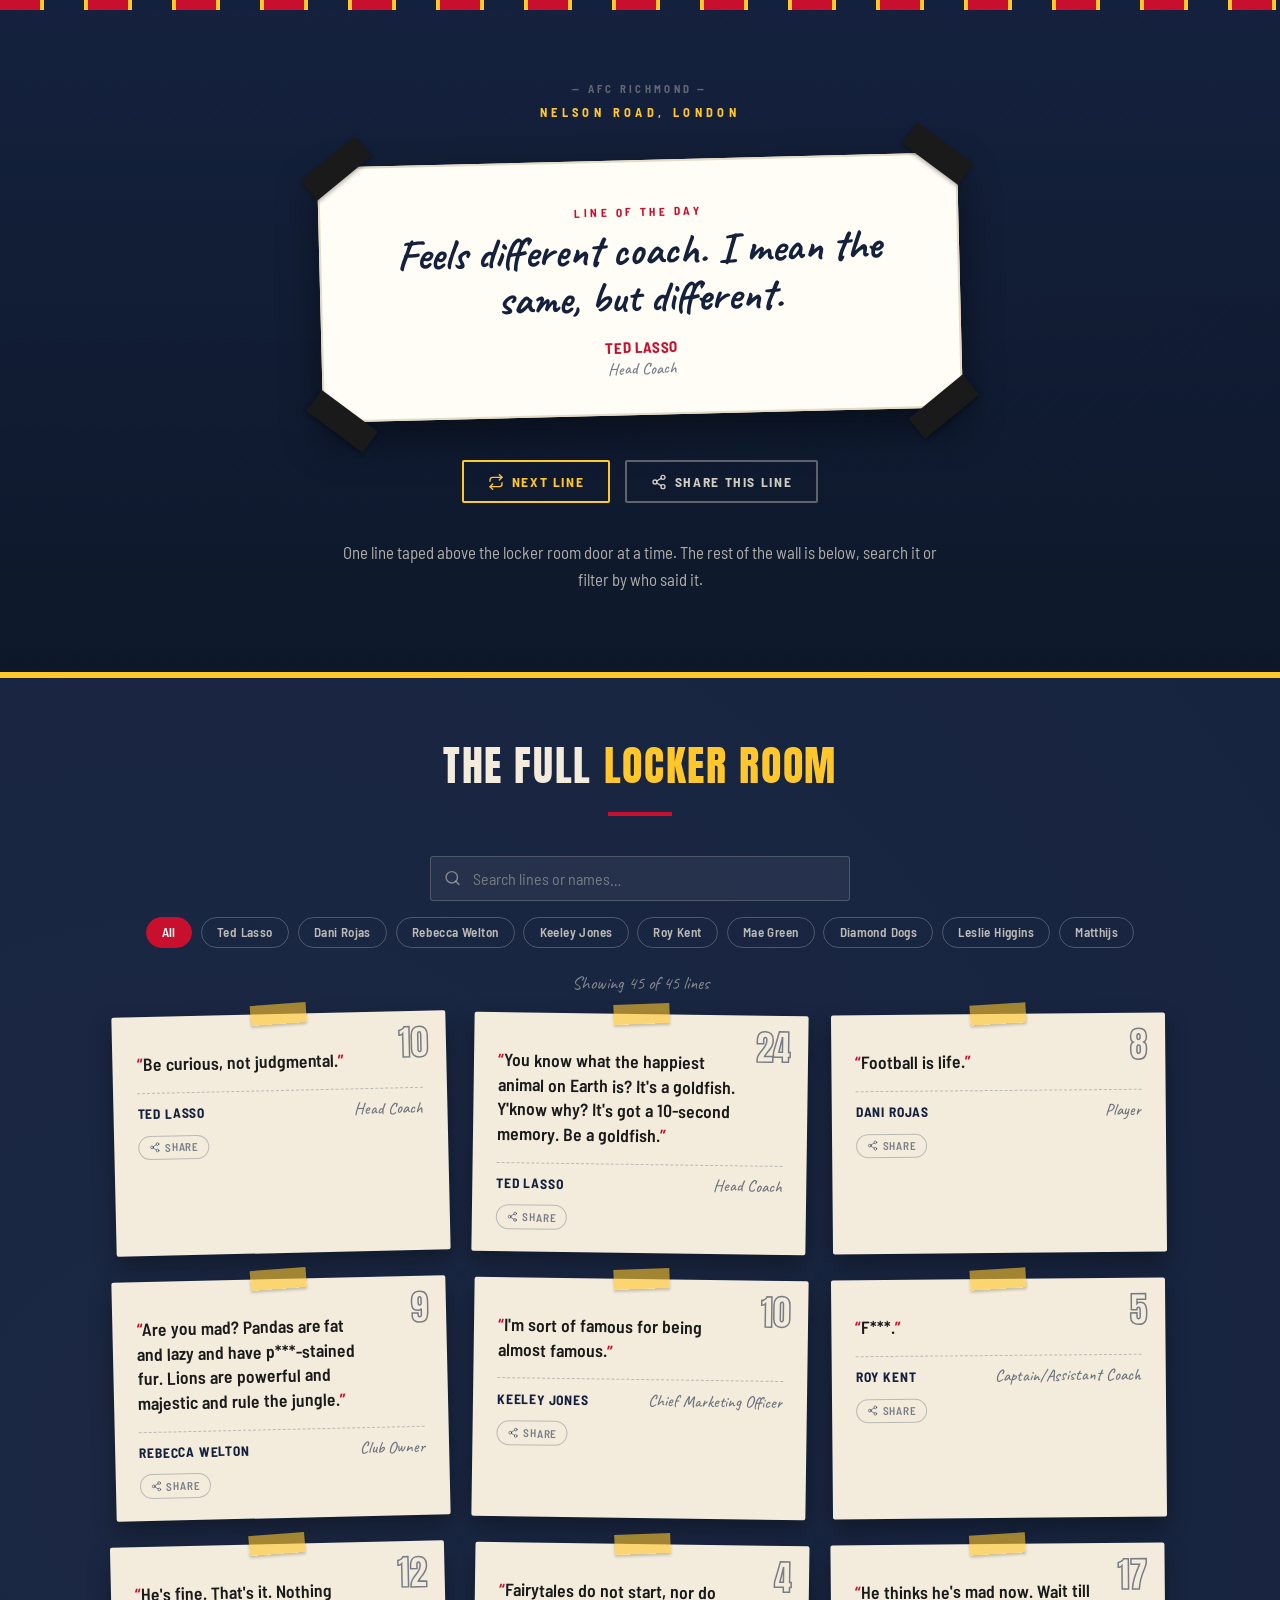
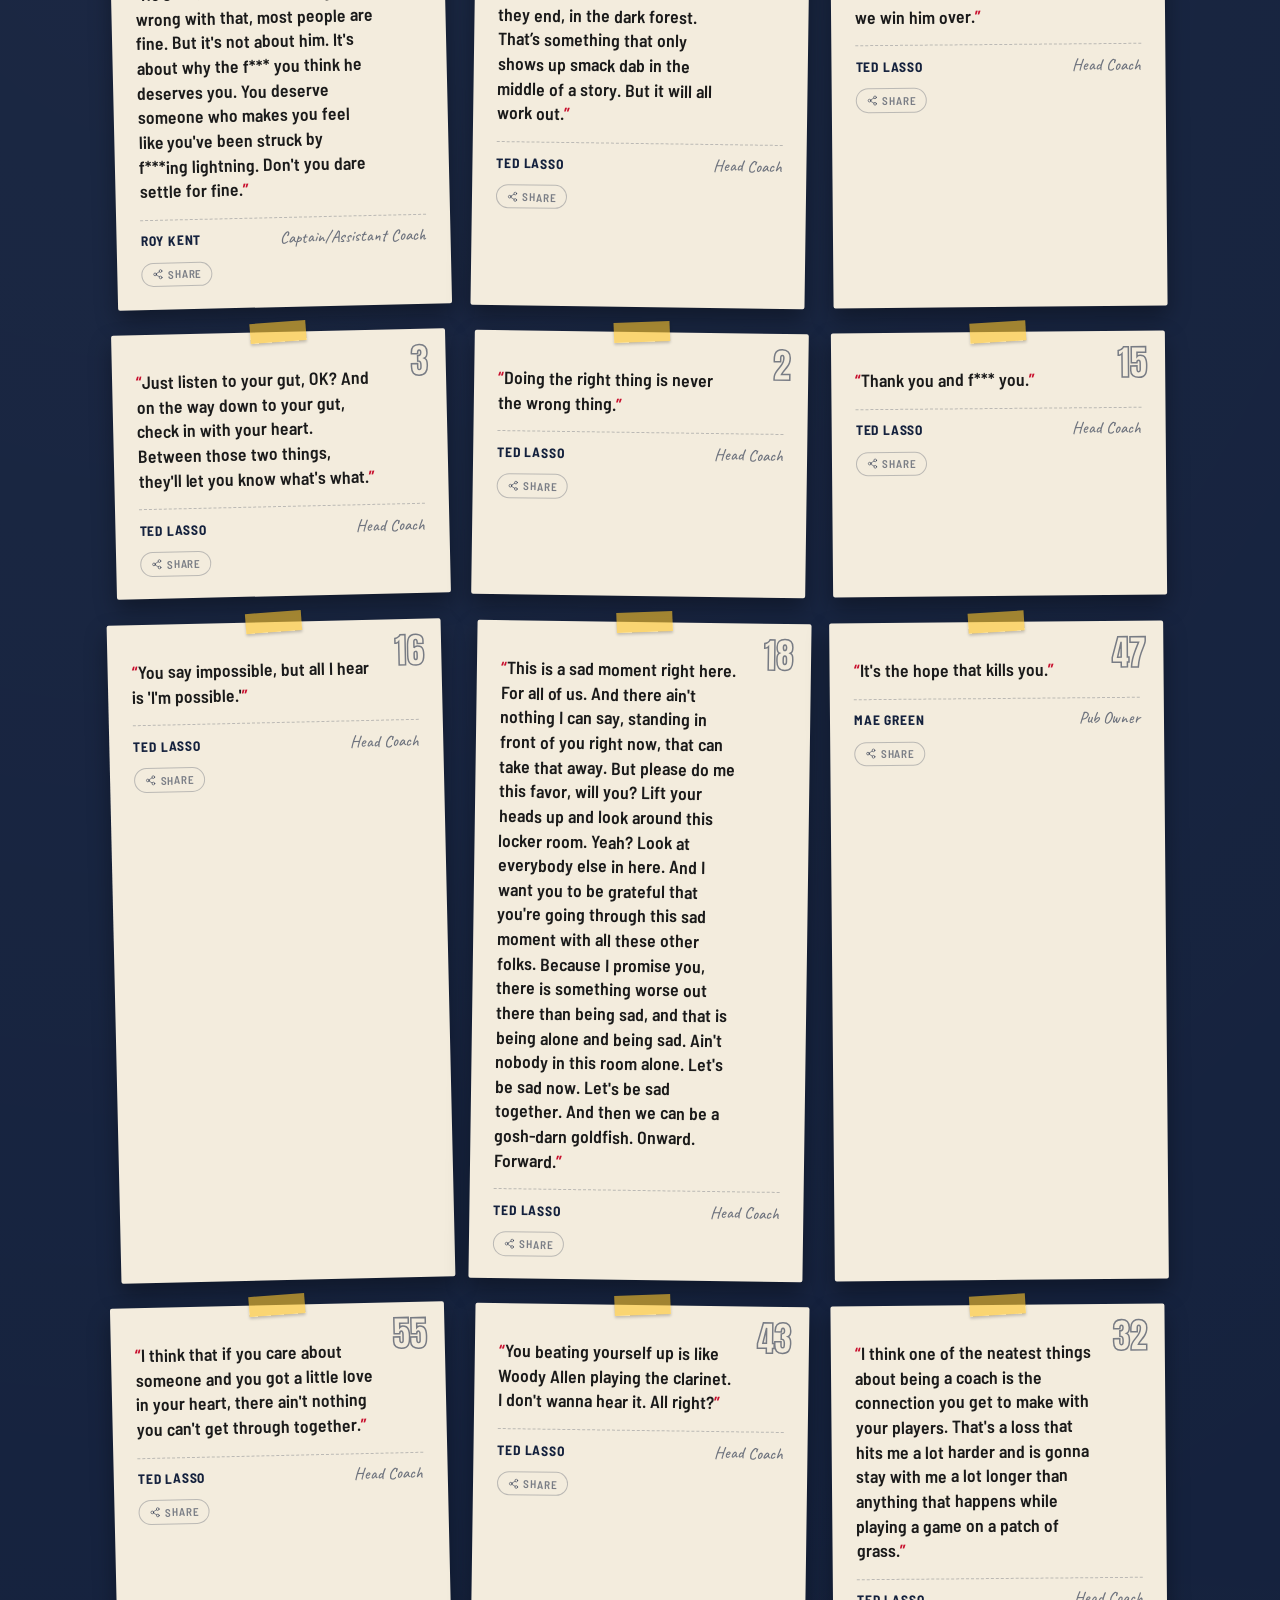
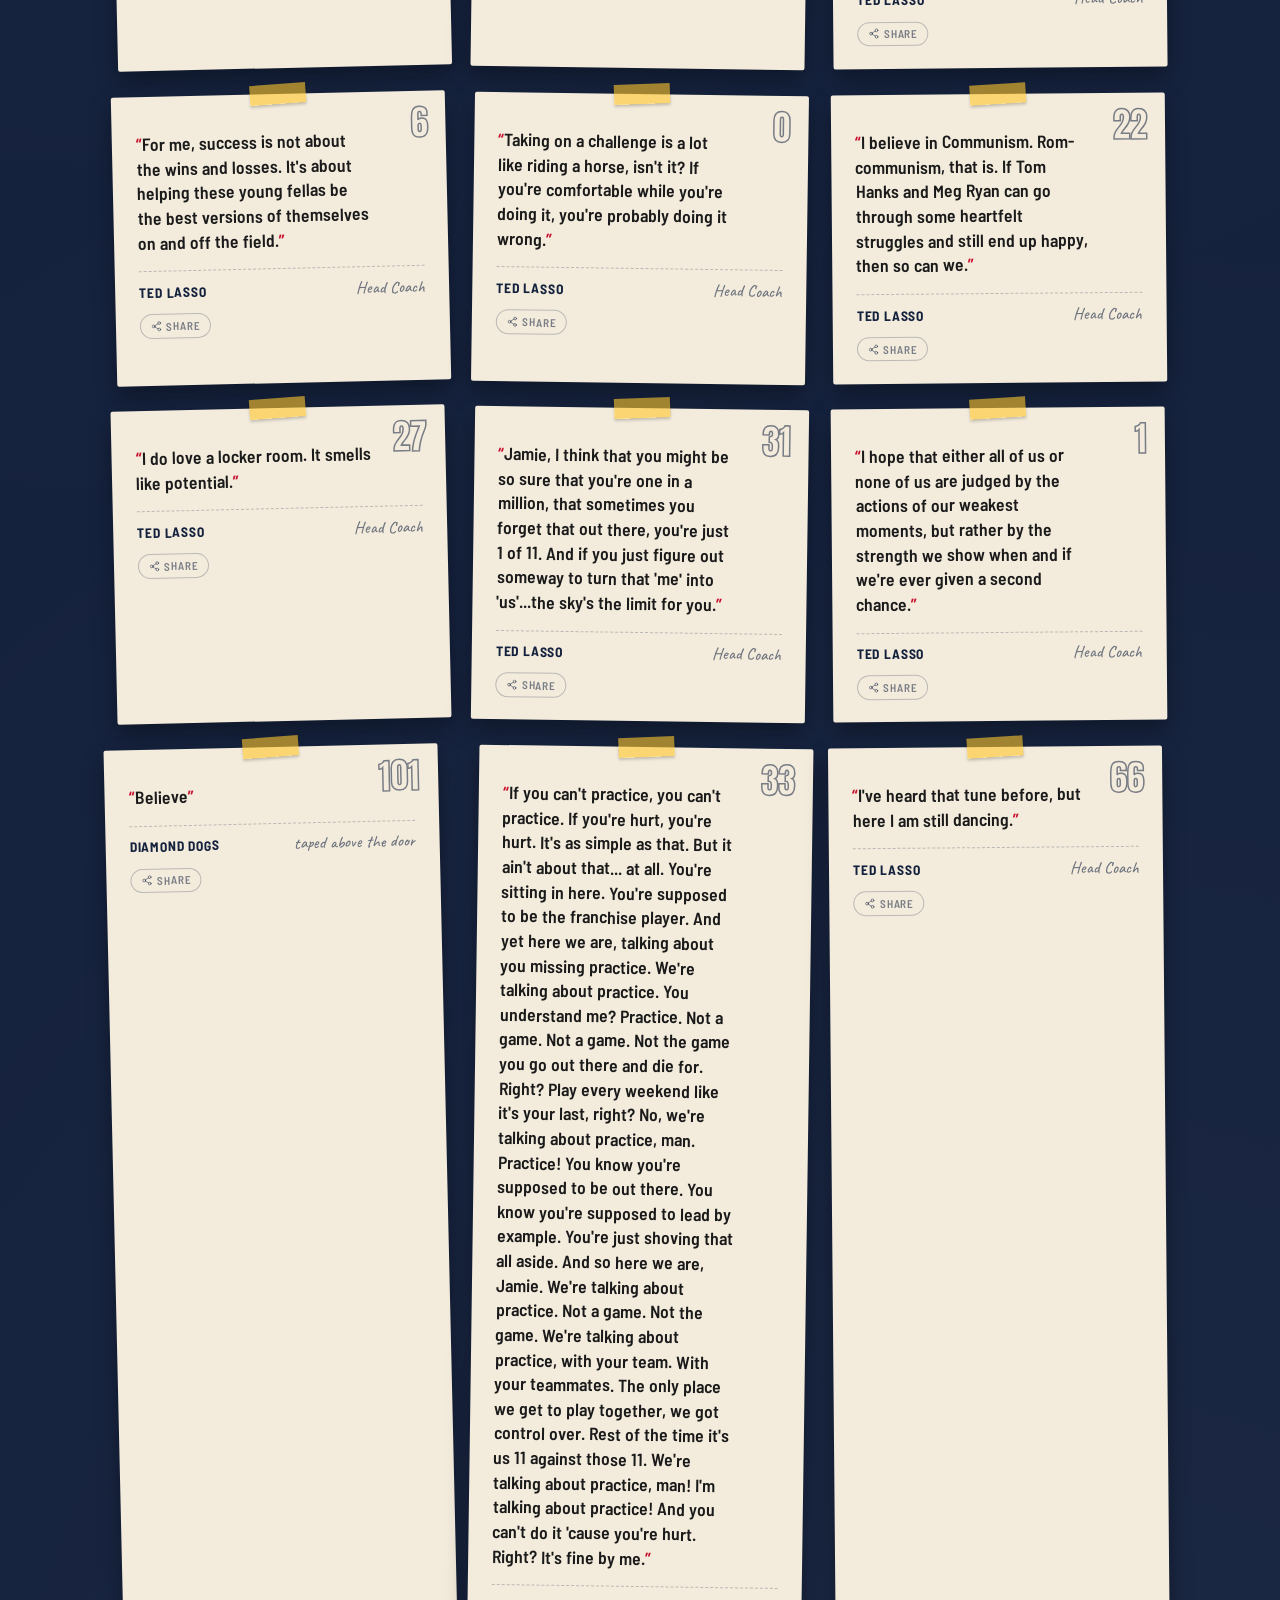
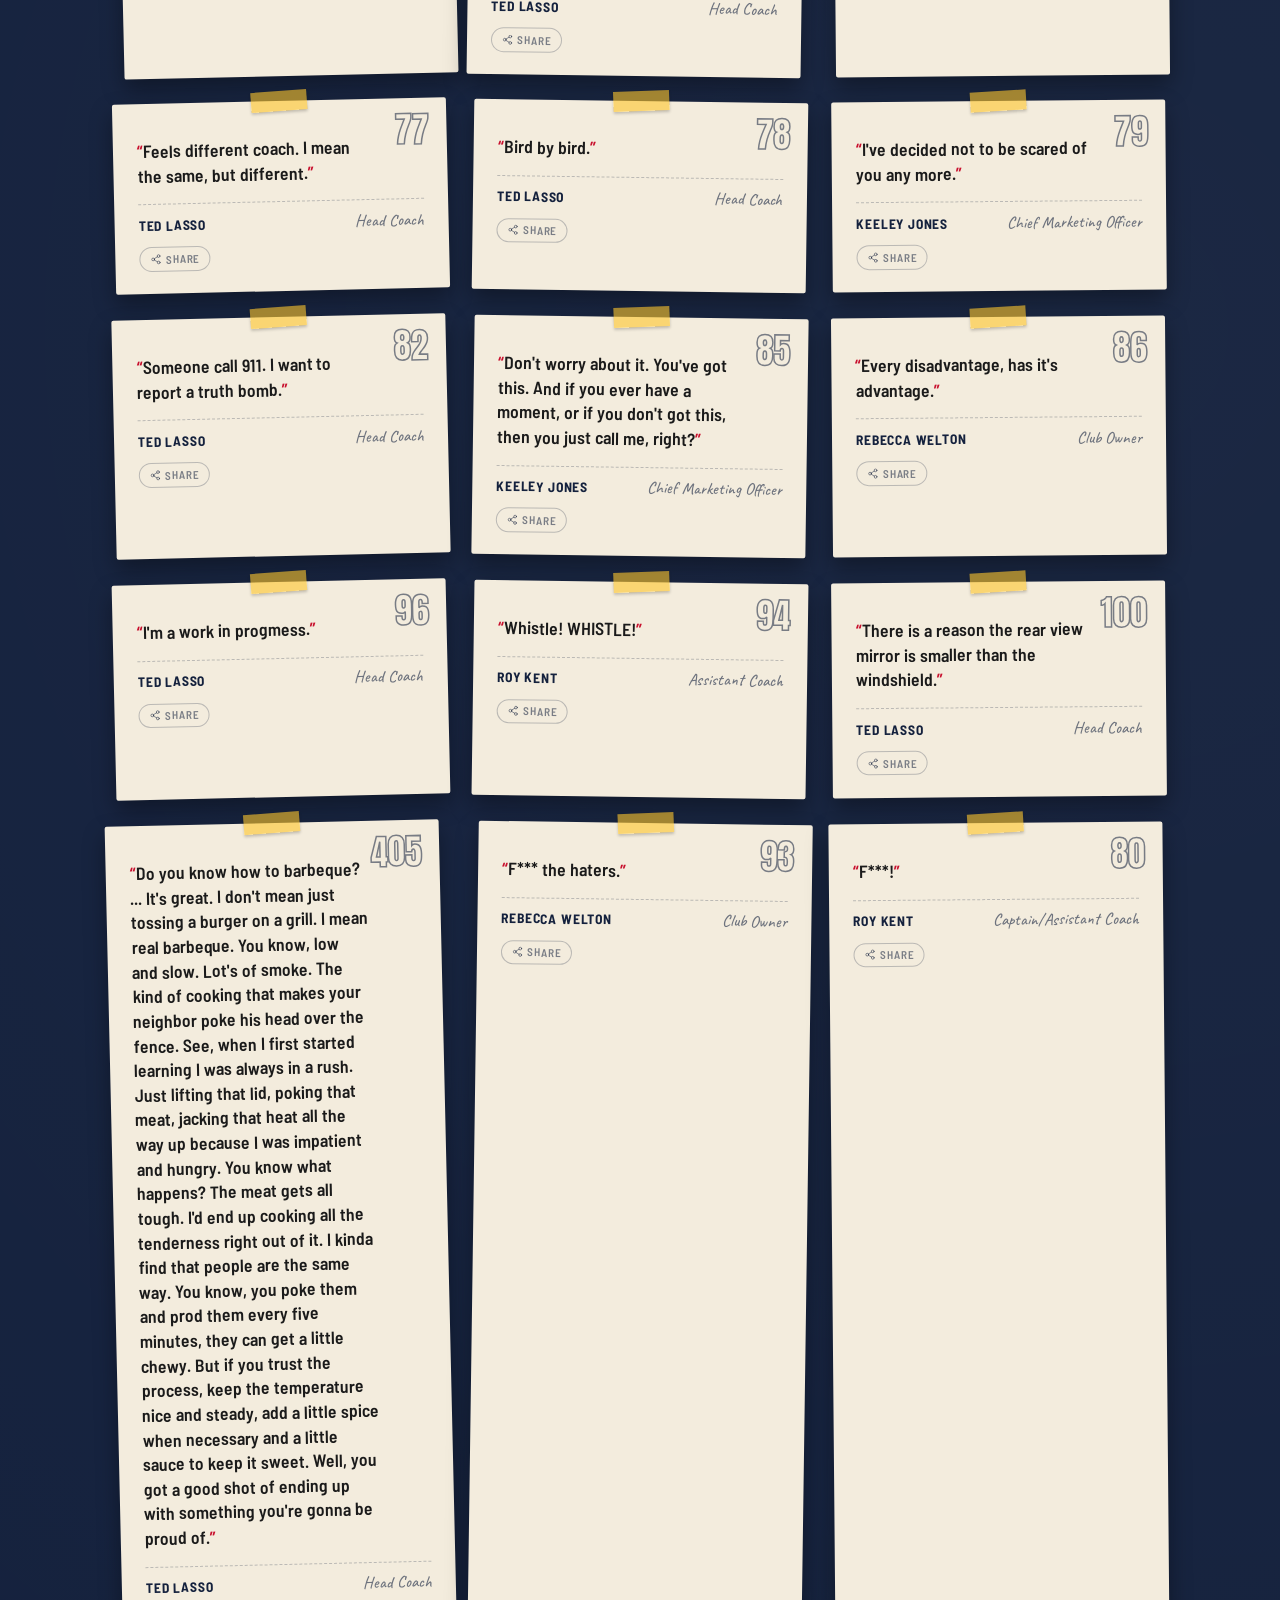
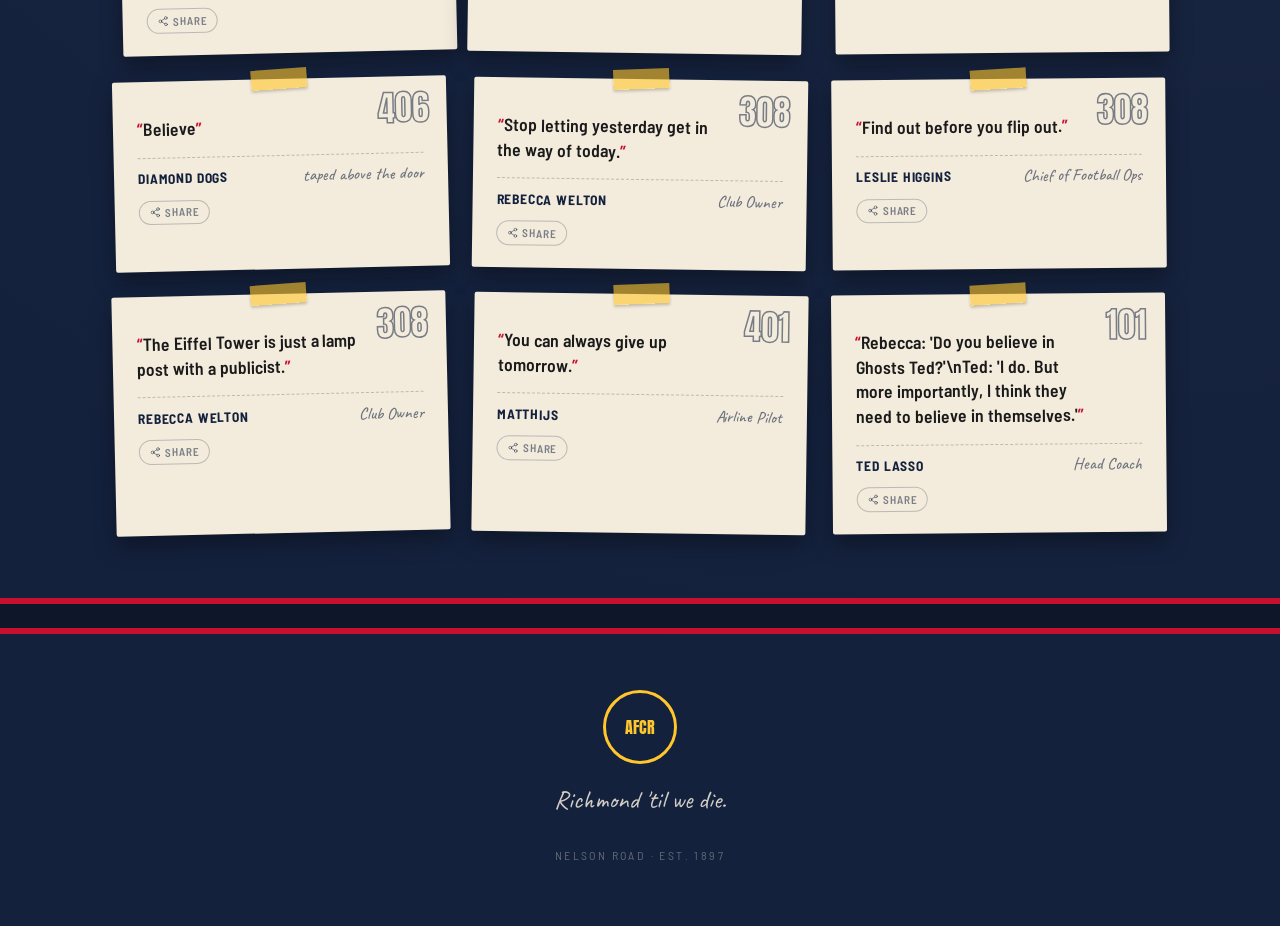
<file: richmond-quotes.html>
<!DOCTYPE html>
<html lang="en">
<head>
<meta charset="UTF-8">
<meta name="viewport" content="width=device-width, initial-scale=1.0">
<title>Nelson Road &mdash; Believe</title>
<link rel="preconnect" href="https://fonts.googleapis.com">
<link href="https://fonts.googleapis.com/css2?family=Anton&family=Barlow+Semi+Condensed:wght@400;500;600;700&family=Caveat:wght@500;700&display=swap" rel="stylesheet">
<style>
  :root{
    --navy:#14213D;
    --navy-dark:#0D1729;
    --red:#C8102E;
    --gold:#FFC72C;
    --paper:#F3ECDD;
    --paper-dim:#E8DFC9;
    --ink:#1A1A1A;
    --sharpie-blue:#006BB6;
  }
  *{box-sizing:border-box;}
  html{scroll-behavior:smooth;}
  body{
    margin:0;
    background:var(--navy);
    background-image:
      radial-gradient(circle at 15% 20%, rgba(255,255,255,0.03), transparent 40%),
      radial-gradient(circle at 85% 70%, rgba(255,255,255,0.03), transparent 40%);
    color:var(--paper);
    font-family:'Barlow Semi Condensed', sans-serif;
    -webkit-font-smoothing:antialiased;
  }
  @media (prefers-reduced-motion: reduce){
    *{animation-duration:0.01ms !important; animation-iteration-count:1 !important; transition-duration:0.01ms !important;}
  }

  /* ---------- Locker room strip ---------- */
  .kit-strip{
    height:10px;
    width:100%;
    background:repeating-linear-gradient(90deg, var(--red) 0 40px, var(--gold) 40px 44px, var(--navy) 44px 84px, var(--gold) 84px 88px);
  }

  header.hero{
    position:relative;
    padding:4.5rem 1.5rem 5rem;
    text-align:center;
    overflow:hidden;
    border-bottom:6px solid var(--gold);
  }
  header.hero::before{
    content:"";
    position:absolute; inset:0;
    background-image:
      linear-gradient(rgba(20,33,61,0.9), rgba(13,23,41,0.96)),
      repeating-linear-gradient(135deg, rgba(255,255,255,0.02) 0 2px, transparent 2px 14px);
    z-index:0;
  }
  .eyebrow{
    position:relative; z-index:1;
    font-family:'Barlow Semi Condensed', sans-serif;
    letter-spacing:0.35em;
    text-transform:uppercase;
    font-size:0.78rem;
    color:var(--gold);
    font-weight:700;
    margin-bottom:1.6rem;
  }
  .eyebrow::before{
    content:"— AFC RICHMOND —";
    display:block;
    color:rgba(243,236,221,0.35);
    letter-spacing:0.3em;
    font-size:0.68rem;
    margin-bottom:0.6rem;
  }

  /* ---------- Featured sign (single quote) ---------- */
  .sign{
    position:relative; z-index:1;
    display:inline-block;
    max-width:640px;
    width:100%;
    background:#fffdf6;
    color:var(--ink);
    padding:2.6rem 2.8rem 2.1rem;
    transform:rotate(-1.4deg);
    box-shadow:0 18px 40px rgba(0,0,0,0.45);
    border:2px solid #e4dcc4;
  }
  .sign .tag{
    font-family:'Barlow Semi Condensed', sans-serif;
    font-weight:700;
    font-size:0.72rem;
    letter-spacing:0.3em;
    text-transform:uppercase;
    color:var(--red);
    margin-bottom:0.6rem;
  }
  .sign blockquote{
    font-family:'Caveat', cursive;
    font-weight:700;
    font-size:clamp(1.9rem, 4.4vw, 2.7rem);
    line-height:1.08;
    margin:0;
    color:var(--navy);
  }
  .sign figcaption{
    margin-top:1.1rem;
    font-family:'Barlow Semi Condensed', sans-serif;
    font-size:0.95rem;
    font-weight:700;
    letter-spacing:0.04em;
    text-transform:uppercase;
    color:var(--red);
  }
  .sign figcaption .role{
    display:block;
    font-family:'Caveat', cursive;
    font-weight:500;
    text-transform:none;
    letter-spacing:0;
    font-size:1.05rem;
    color:rgba(20,33,61,0.6);
    margin-top:0.15rem;
  }

  /* ---------- Tape: four black corners on every sign ---------- */
  .tape{
    position:absolute;
    width:70px; height:26px;
    background:#1a1a1a;
    box-shadow:0 2px 4px rgba(0,0,0,0.3);
    z-index:2;
  }
  .tape-tl{ left:-18px; top:-14px; transform:rotate(-38deg); }
  .tape-tr{ right:-18px; top:-14px; transform:rotate(38deg); }
  .tape-bl{ left:-18px; bottom:-14px; transform:rotate(38deg); }
  .tape-br{ right:-18px; bottom:-14px; transform:rotate(-38deg); }

  /* ---------- Special: the Believe sign ---------- */
  .sign.is-believe{
    background:var(--gold);
    border:none;
    padding:2.6rem 3.4rem;
    transform:rotate(-2.2deg);
    box-shadow:0 22px 46px rgba(0,0,0,0.5);
    animation:sign-drop 0.5s ease;
  }
  @keyframes sign-drop{
    0%{ transform:rotate(-2.2deg) translateY(-14px) scale(0.96); opacity:0; }
    100%{ transform:rotate(-2.2deg) translateY(0) scale(1); opacity:1; }
  }
  .sign.shared-highlight{
    animation:sign-glow 1.8s ease;
  }
  @keyframes sign-glow{
    0%{ box-shadow:0 18px 40px rgba(0,0,0,0.45), 0 0 0 0 rgba(255,199,44,0.7); }
    30%{ box-shadow:0 18px 40px rgba(0,0,0,0.45), 0 0 0 10px rgba(255,199,44,0.35); }
    100%{ box-shadow:0 18px 40px rgba(0,0,0,0.45), 0 0 0 0 rgba(255,199,44,0); }
  }
  .believe-word{
    font-family:'Anton', sans-serif;
    font-weight:400;
    font-size:clamp(3.4rem, 12vw, 7rem);
    line-height:0.85;
    margin:0;
    color:var(--sharpie-blue);
    letter-spacing:0.01em;
    text-transform:uppercase;
    transform:skewY(-1.5deg);
  }

  /* ---------- Special: blue sign, gold text, sticky note ---------- */
  .sign.is-believe-blue{
    background:var(--sharpie-blue);
    border:none;
    padding:2.6rem 3.4rem;
    transform:rotate(-2.2deg);
    box-shadow:0 22px 46px rgba(0,0,0,0.5);
    animation:sign-drop 0.5s ease;
  }
  .sign.is-believe-blue .believe-word{
    color:var(--gold);
  }
  .sticky-note{
    position:absolute;
    right:26%;
    bottom:-20%;
    width:92px;
    background:#F5E642;
    color:#1a1a1a;
    font-family:'Caveat', cursive;
    font-weight:700;
    font-size:1.5rem;
    line-height:1.05;
    text-align:center;
    padding:12px 10px 9px;
    transform:rotate(9deg);
    box-shadow:0 8px 16px rgba(0,0,0,0.4);
    z-index:5;
  }
  .sticky-note::before{
    content:"";
    position:absolute;
    top:-9px; left:50%;
    transform:translateX(-50%) rotate(-4deg);
    width:44px; height:16px;
    background:rgba(255,255,255,0.75);
    box-shadow:0 2px 3px rgba(0,0,0,0.2);
  }
  .sticky-note .win-line{
    display:inline-block;
    text-decoration:underline;
    text-decoration-style:double;
    text-decoration-color:#1a1a1a;
    text-decoration-thickness:2px;
    text-underline-offset:3px;
  }

  .next-line{
    position:relative; z-index:1;
    display:inline-flex;
    align-items:center;
    gap:0.5rem;
    background:transparent;
    border:2px solid var(--gold);
    color:var(--gold);
    font-family:'Barlow Semi Condensed', sans-serif;
    font-weight:700;
    letter-spacing:0.12em;
    text-transform:uppercase;
    font-size:0.85rem;
    padding:0.7rem 1.5rem;
    border-radius:2px;
    cursor:pointer;
    white-space:nowrap;
    box-sizing:border-box;
    transition:background 0.2s ease, color 0.2s ease;
  }
  .next-line:hover{ background:var(--gold); color:var(--navy-dark); }
  .next-line svg{ width:16px; height:16px; }

  .hero-actions{
    position:relative; z-index:1;
    display:flex;
    flex-wrap:wrap;
    gap:0.9rem;
    justify-content:center;
    margin-top:1.8rem;
  }
  .hero-share-btn{
    display:inline-flex;
    align-items:center;
    gap:0.5rem;
    background:transparent;
    border:2px solid rgba(243,236,221,0.35);
    color:rgba(243,236,221,0.85);
    font-family:'Barlow Semi Condensed', sans-serif;
    font-weight:700;
    letter-spacing:0.12em;
    text-transform:uppercase;
    font-size:0.85rem;
    padding:0.7rem 1.5rem;
    border-radius:2px;
    cursor:pointer;
    white-space:nowrap;
    box-sizing:border-box;
    transition:border-color 0.2s ease, color 0.2s ease;
  }
  .hero-share-btn:hover{ border-color:var(--paper); color:var(--paper); }
  .hero-share-btn svg{ width:16px; height:16px; }

  .hero-sub{
    position:relative; z-index:1;
    max-width:600px;
    margin:2.2rem auto 0;
    font-size:1.05rem;
    color:rgba(243,236,221,0.7);
    line-height:1.6;
  }

  /* ---------- Section labels ---------- */
  .section-head{
    text-align:center;
    padding:3.5rem 1.5rem 0.5rem;
  }
  .section-head h2{
    font-family:'Anton', sans-serif;
    font-weight:400;
    letter-spacing:0.04em;
    font-size:clamp(1.9rem, 4vw, 2.6rem);
    margin:0;
    color:var(--paper);
    text-transform:uppercase;
  }
  .section-head h2 span{ color:var(--gold); }
  .section-head .rule{
    width:64px; height:4px;
    background:var(--red);
    margin:0.9rem auto 0;
  }

  /* ---------- Search + filter toolbar ---------- */
  .toolbar{
    max-width:1100px;
    margin:2rem auto 0;
    padding:0 1.5rem;
    display:flex;
    flex-direction:column;
    gap:1rem;
    align-items:center;
  }
  .search-wrap{
    position:relative;
    width:100%;
    max-width:420px;
  }
  .search-wrap svg{
    position:absolute;
    left:14px; top:50%;
    transform:translateY(-50%);
    width:17px; height:17px;
    color:rgba(243,236,221,0.45);
    pointer-events:none;
  }
  #search{
    width:100%;
    background:rgba(255,255,255,0.06);
    border:1.5px solid rgba(243,236,221,0.2);
    color:var(--paper);
    font-family:'Barlow Semi Condensed', sans-serif;
    font-size:1rem;
    padding:0.75rem 1rem 0.75rem 2.6rem;
    border-radius:3px;
    outline:none;
    transition:border-color 0.2s ease, background 0.2s ease;
  }
  #search::placeholder{ color:rgba(243,236,221,0.4); }
  #search:focus{ border-color:var(--gold); background:rgba(255,255,255,0.09); }

  .chips{
    display:flex;
    flex-wrap:wrap;
    gap:0.55rem;
    justify-content:center;
  }
  .chip{
    background:transparent;
    border:1.5px solid rgba(243,236,221,0.25);
    color:rgba(243,236,221,0.75);
    font-family:'Barlow Semi Condensed', sans-serif;
    font-weight:600;
    font-size:0.82rem;
    letter-spacing:0.03em;
    padding:0.42rem 0.95rem;
    border-radius:999px;
    cursor:pointer;
    transition:all 0.18s ease;
  }
  .chip:hover{ border-color:var(--gold); color:var(--paper); }
  .chip.active{ background:var(--red); border-color:var(--red); color:#fff; }

  .result-count{
    font-family:'Caveat', cursive;
    font-size:1.15rem;
    color:rgba(243,236,221,0.5);
    text-align:center;
    max-width:1100px;
    margin:1.4rem auto 0;
    padding:0 1.5rem;
  }

  /* ---------- Nameplate quote board ---------- */
  .board{
    max-width:1100px;
    margin:0 auto;
    padding:1.2rem 1.5rem 4rem;
    display:grid;
    grid-template-columns:repeat(auto-fit, minmax(260px, 1fr));
    gap:1.6rem;
  }
  .card{
    position:relative;
    background:var(--paper);
    color:var(--ink);
    border-radius:2px;
    padding:1.6rem 1.5rem 1.4rem;
    box-shadow:0 10px 22px rgba(0,0,0,0.35);
    transform:rotate(var(--tilt, 0deg));
    transition:transform 0.2s ease, box-shadow 0.2s ease, opacity 0.15s ease;
  }
  .card:hover{
    transform:rotate(0deg) translateY(-4px);
    box-shadow:0 16px 30px rgba(0,0,0,0.45);
  }
  .card.flash{
    outline:3px solid var(--gold);
    outline-offset:2px;
    box-shadow:0 0 0 7px rgba(255,199,44,0.22), 0 16px 30px rgba(0,0,0,0.45);
  }
  .card .tape{
    position:absolute;
    top:-10px; left:50%;
    transform:translateX(-50%) rotate(-3deg);
    width:56px; height:20px;
    background:rgba(255,199,44,0.6);
    box-shadow:0 2px 3px rgba(0,0,0,0.2);
  }
  .card .num{
    font-family:'Anton', sans-serif;
    font-size:2.2rem;
    color:transparent;
    -webkit-text-stroke:1.5px var(--navy);
    line-height:1;
    position:absolute;
    top:0.9rem; right:1.1rem;
    opacity:0.55;
  }
  .card blockquote{
    margin:0.6rem 3rem 1rem 0;
    font-size:1.1rem;
    line-height:1.4;
    font-weight:600;
  }
  .card blockquote::before{ content:"\201C"; color:var(--red); }
  .card blockquote::after{ content:"\201D"; color:var(--red); }
  .card footer{
    display:flex;
    align-items:baseline;
    justify-content:space-between;
    font-size:0.85rem;
    letter-spacing:0.06em;
    text-transform:uppercase;
    color:var(--navy);
    font-weight:700;
    border-top:1px dashed rgba(20,33,61,0.25);
    padding-top:0.6rem;
  }
  .card footer .role{
    font-weight:500;
    color:rgba(20,33,61,0.6);
    text-transform:none;
    letter-spacing:0;
    font-family:'Caveat', cursive;
    font-size:1.05rem;
  }
  .card mark{
    background:rgba(255,199,44,0.55);
    color:inherit;
    border-radius:2px;
    padding:0 0.1em;
  }
  .card-share{
    display:inline-flex;
    align-items:center;
    gap:0.3rem;
    background:none;
    border:1px solid rgba(20,33,61,0.25);
    color:rgba(20,33,61,0.55);
    font-family:'Barlow Semi Condensed', sans-serif;
    font-weight:600;
    font-size:0.7rem;
    letter-spacing:0.08em;
    text-transform:uppercase;
    padding:0.3rem 0.6rem;
    border-radius:999px;
    cursor:pointer;
    margin-top:0.7rem;
    transition:border-color 0.18s ease, color 0.18s ease;
  }
  .card-share:hover{ border-color:var(--red); color:var(--red); }
  .card-share svg{ width:11px; height:11px; }

  .empty{
    text-align:center;
    padding:3rem 1.5rem;
    color:rgba(243,236,221,0.55);
    font-family:'Caveat', cursive;
    font-size:1.4rem;
    display:none;
  }

  /* ---------- Table wall ---------- */
  .wall{
    background:var(--navy-dark);
    border-top:6px solid var(--red);
    border-bottom:6px solid var(--red);
    padding:0.5rem 0 1rem;
  }

  footer.pitch{
    text-align:center;
    padding:3.5rem 1.5rem 4rem;
  }
  footer.pitch .badge{
    display:inline-flex;
    align-items:center;
    justify-content:center;
    width:74px; height:74px;
    border-radius:50%;
    border:3px solid var(--gold);
    font-family:'Anton', sans-serif;
    font-size:1rem;
    color:var(--gold);
    margin-bottom:1.2rem;
  }
  footer.pitch p{
    font-family:'Caveat', cursive;
    font-size:1.6rem;
    color:rgba(243,236,221,0.85);
    max-width:420px;
    margin:0 auto;
  }
  footer.pitch .credit{
    font-family:'Barlow Semi Condensed', sans-serif;
    font-size:0.75rem;
    letter-spacing:0.2em;
    text-transform:uppercase;
    color:rgba(243,236,221,0.35);
    margin-top:2rem;
  }

  :focus-visible{
    outline:3px solid var(--gold);
    outline-offset:3px;
  }

  .toast{
    position:fixed;
    bottom:2rem; left:50%;
    transform:translateX(-50%) translateY(10px);
    background:var(--navy-dark);
    border:1.5px solid var(--gold);
    color:var(--gold);
    font-family:'Barlow Semi Condensed', sans-serif;
    font-weight:700;
    letter-spacing:0.16em;
    text-transform:uppercase;
    font-size:0.78rem;
    padding:0.7rem 1.4rem;
    border-radius:2px;
    box-shadow:0 10px 26px rgba(0,0,0,0.4);
    opacity:0;
    pointer-events:none;
    transition:opacity 0.25s ease, transform 0.25s ease;
    z-index:2000;
    white-space:nowrap;
  }
  .toast.show{ opacity:1; transform:translateX(-50%) translateY(0); }
</style>
</head>
<body>

  <div class="kit-strip"></div>

  <header class="hero">
    <div class="eyebrow">Nelson Road, London</div>

    <figure class="sign" id="featured">
      <span class="tape tape-tl"></span>
      <span class="tape tape-tr"></span>
      <span class="tape tape-bl"></span>
      <span class="tape tape-br"></span>
      <div class="sign-content" id="featured-content"></div>
    </figure>
    <br>
    <div class="hero-actions">
      <button class="next-line" id="shuffle-btn" type="button">
        <svg viewBox="0 0 24 24" fill="none" stroke="currentColor" stroke-width="2" stroke-linecap="round" stroke-linejoin="round"><polyline points="17 1 21 5 17 9"/><path d="M3 11V9a4 4 0 0 1 4-4h14"/><polyline points="7 23 3 19 7 15"/><path d="M21 13v2a4 4 0 0 1-4 4H3"/></svg>
        Next line
      </button>
      <button class="hero-share-btn" id="hero-share-btn" type="button">
        <svg viewBox="0 0 24 24" fill="none" stroke="currentColor" stroke-width="2" stroke-linecap="round" stroke-linejoin="round"><circle cx="18" cy="5" r="3"/><circle cx="6" cy="12" r="3"/><circle cx="18" cy="19" r="3"/><line x1="8.59" y1="13.51" x2="15.42" y2="17.49"/><line x1="15.41" y1="6.51" x2="8.59" y2="10.49"/></svg>
        Share this line
      </button>
    </div>

    <p class="hero-sub">One line taped above the locker room door at a time. The rest of the wall is below, search it or filter by who said it.</p>
  </header>

  <section id="collection">
    <div class="section-head">
      <h2>The Full <span>Locker Room</span></h2>
      <div class="rule"></div>
    </div>

    <div class="toolbar">
      <div class="search-wrap">
        <svg viewBox="0 0 24 24" fill="none" stroke="currentColor" stroke-width="2" stroke-linecap="round" stroke-linejoin="round"><circle cx="11" cy="11" r="8"/><line x1="21" y1="21" x2="16.65" y2="16.65"/></svg>
        <input type="text" id="search" placeholder="Search lines or names&hellip;" autocomplete="off">
      </div>
      <div class="chips" id="chips"></div>
    </div>

    <p class="result-count" id="result-count"></p>

    <div class="board" id="board"></div>
    <div class="empty" id="empty">Nothing on the wall matches that. Try another search.</div>
  </section>

  <div class="wall"></div>

  <footer class="pitch">
    <div class="badge">AFCR</div>
    <p>Richmond &#39;til we die.</p>
    <div class="credit">Nelson Road &middot; Est. 1897</div>
  </footer>

  <div class="toast" id="toast">Link copied to clipboard</div>

<script src="richmond-quotes-data.js"></script>
<script>
  const featuredSign = document.getElementById('featured');
  const featuredContent = document.getElementById('featured-content');
  const shuffleBtn = document.getElementById('shuffle-btn');
  const heroShareBtn = document.getElementById('hero-share-btn');
  const board = document.getElementById('board');
  const chipsWrap = document.getElementById('chips');
  const searchInput = document.getElementById('search');
  const resultCount = document.getElementById('result-count');
  const emptyMsg = document.getElementById('empty');
  const toastEl = document.getElementById('toast');

  let featuredIndex = -1;
  let activeChar = 'All';
  let searchTerm = '';

  // ---------- Share / clipboard ----------
  const shareIcon = `<svg viewBox="0 0 24 24" fill="none" stroke="currentColor" stroke-width="2" stroke-linecap="round" stroke-linejoin="round"><circle cx="18" cy="5" r="3"/><circle cx="6" cy="12" r="3"/><circle cx="18" cy="19" r="3"/><line x1="8.59" y1="13.51" x2="15.42" y2="17.49"/><line x1="15.41" y1="6.51" x2="8.59" y2="10.49"/></svg>`;

  let toastTimer = null;
  function showToast(){
    toastEl.classList.add('show');
    clearTimeout(toastTimer);
    toastTimer = setTimeout(() => toastEl.classList.remove('show'), 2200);
  }

  function copyShareLink(id){
    const url = new URL(window.location.href);
    url.searchParams.set('id', id);
    if (searchTerm.trim()) url.searchParams.set('q', searchTerm.trim());
    else url.searchParams.delete('q');
    navigator.clipboard.writeText(url.toString()).then(showToast).catch(() => {
      const ta = document.createElement('textarea');
      ta.value = url.toString();
      ta.style.position = 'fixed';
      ta.style.opacity = '0';
      document.body.appendChild(ta);
      ta.select();
      document.execCommand('copy');
      document.body.removeChild(ta);
      showToast();
    });
  }

  heroShareBtn.addEventListener('click', () => {
    if (featuredIndex >= 0) copyShareLink(quotes[featuredIndex].id);
  });

  // ---------- Featured sign ----------
  function showFeatured(index){
    featuredIndex = index;
    const q = quotes[index];

    featuredSign.classList.remove('is-believe', 'is-believe-blue');

    if (q.special === 'blue'){
      featuredSign.classList.add('is-believe-blue');
      featuredContent.innerHTML = `<div class="believe-word">${q.text}</div><div class="sticky-note">AND<br><span class="win-line">WIN</span></div>`;
    } else if (q.special){
      featuredSign.classList.add('is-believe');
      featuredContent.innerHTML = `<div class="believe-word">${q.text}</div>`;
    } else {
      featuredContent.innerHTML = `
        <div class="tag">Line of the day</div>
        <blockquote>${q.text}</blockquote>
        <figcaption>
          <span>${q.name}</span>
          <span class="role">${q.role}</span>
        </figcaption>
      `;
    }
  }

  function pickRandom(){
    let i;
    do { i = Math.floor(Math.random() * quotes.length); } while (i === featuredIndex && quotes.length > 1);
    showFeatured(i);
  }

  shuffleBtn.addEventListener('click', pickRandom);

  const names = ['All', ...new Set(quotes.map(q => q.name))];
  names.forEach(name => {
    const btn = document.createElement('button');
    btn.className = 'chip' + (name === 'All' ? ' active' : '');
    btn.type = 'button';
    btn.textContent = name;
    btn.addEventListener('click', () => {
      activeChar = name;
      [...chipsWrap.children].forEach(c => c.classList.toggle('active', c === btn));
      render();
    });
    chipsWrap.appendChild(btn);
  });

  function highlight(text, term){
    if (!term) return text;
    const re = new RegExp('(' + term.replace(/[.*+?^${}()|[\]\\]/g, '\\$&') + ')', 'ig');
    return text.replace(re, '<mark>$1</mark>');
  }

  function render(){
    const term = searchTerm.trim().toLowerCase();
    const filtered = quotes.filter(q => {
      const matchesChar = activeChar === 'All' || q.name === activeChar;
      const matchesTerm = !term || q.text.toLowerCase().includes(term) || q.name.toLowerCase().includes(term);
      return matchesChar && matchesTerm;
    });

    board.innerHTML = '';
    filtered.forEach((q, idx) => {
      const card = document.createElement('div');
      card.className = 'card';
      card.id = `quote-${q.id}`;
      card.style.setProperty('--tilt', (idx % 3 === 0 ? '-1.3deg' : idx % 3 === 1 ? '0.8deg' : '-0.5deg'));
      card.innerHTML = `
        <div class="tape"></div>
        <div class="num">${q.n}</div>
        <blockquote>${highlight(q.text, term)}</blockquote>
        <footer><span>${highlight(q.name, term)}</span><span class="role">${q.role}</span></footer>
        <button class="card-share" data-share-id="${q.id}" type="button">${shareIcon}Share</button>
      `;
      board.appendChild(card);
    });

    board.querySelectorAll('.card-share').forEach(btn => {
      btn.addEventListener('click', (e) => {
        e.stopPropagation();
        copyShareLink(parseInt(btn.dataset.shareId, 10));
      });
    });

    emptyMsg.style.display = filtered.length ? 'none' : 'block';
    resultCount.textContent = filtered.length
      ? `Showing ${filtered.length} of ${quotes.length} lines`
      : '';
  }

  searchInput.addEventListener('input', (e) => {
    searchTerm = e.target.value;
    const url = new URL(window.location.href);
    if (searchTerm.trim()) url.searchParams.set('q', searchTerm.trim());
    else url.searchParams.delete('q');
    url.searchParams.delete('id');
    history.replaceState(null, '', url.toString());
    render();
  });

  // ---------- Init: honor ?id= and ?q= from a shared link ----------
  (function init(){
    const params = new URLSearchParams(window.location.search);
    const qParam = params.get('q');
    const idParam = params.get('id');

    if (qParam){
      searchTerm = qParam;
      searchInput.value = qParam;
    }

    render();

    const sharedIndex = idParam ? quotes.findIndex(q => q.id === parseInt(idParam, 10)) : -1;
    if (sharedIndex >= 0){
      showFeatured(sharedIndex);
      window.scrollTo({ top: 0, behavior: 'smooth' });
      setTimeout(() => {
        featuredSign.classList.add('shared-highlight');
        setTimeout(() => featuredSign.classList.remove('shared-highlight'), 1800);
      }, 300);
    } else {
      pickRandom();
    }
  })();
</script>
</body>
</html>
</file>
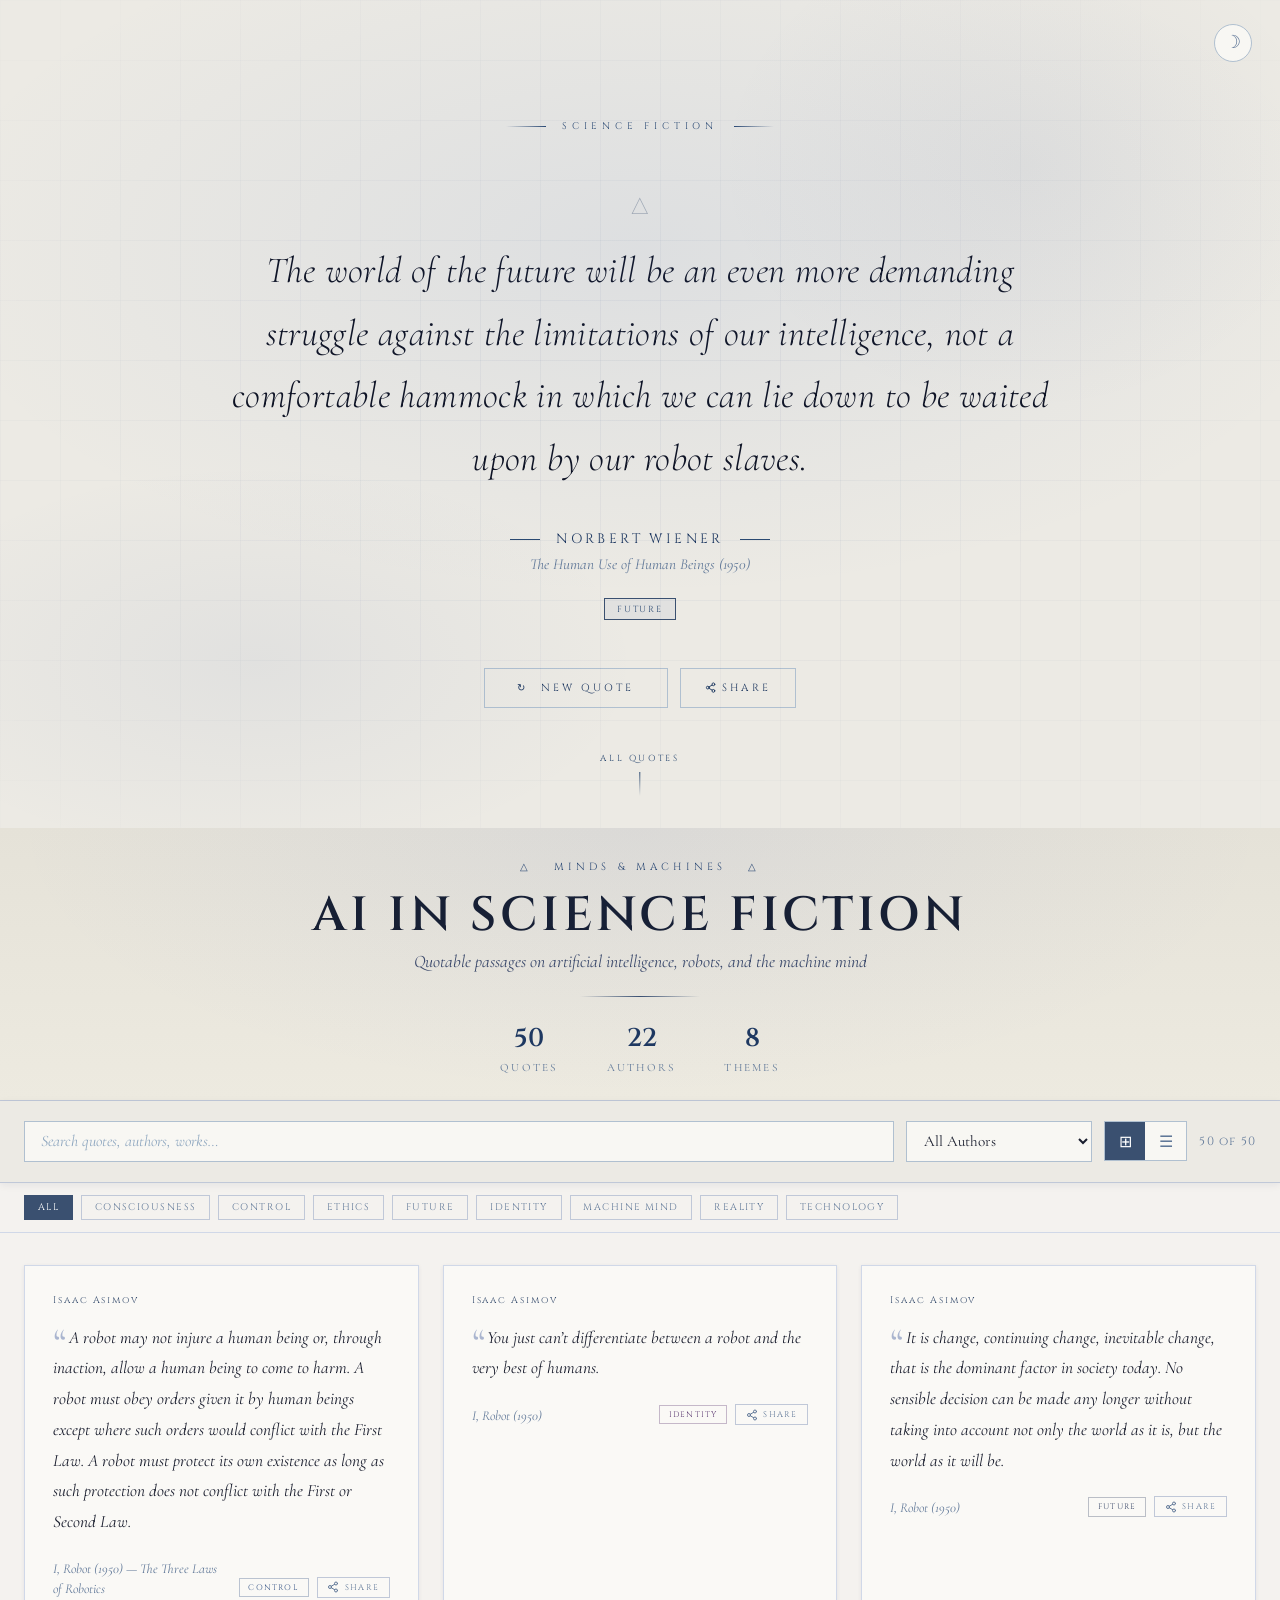
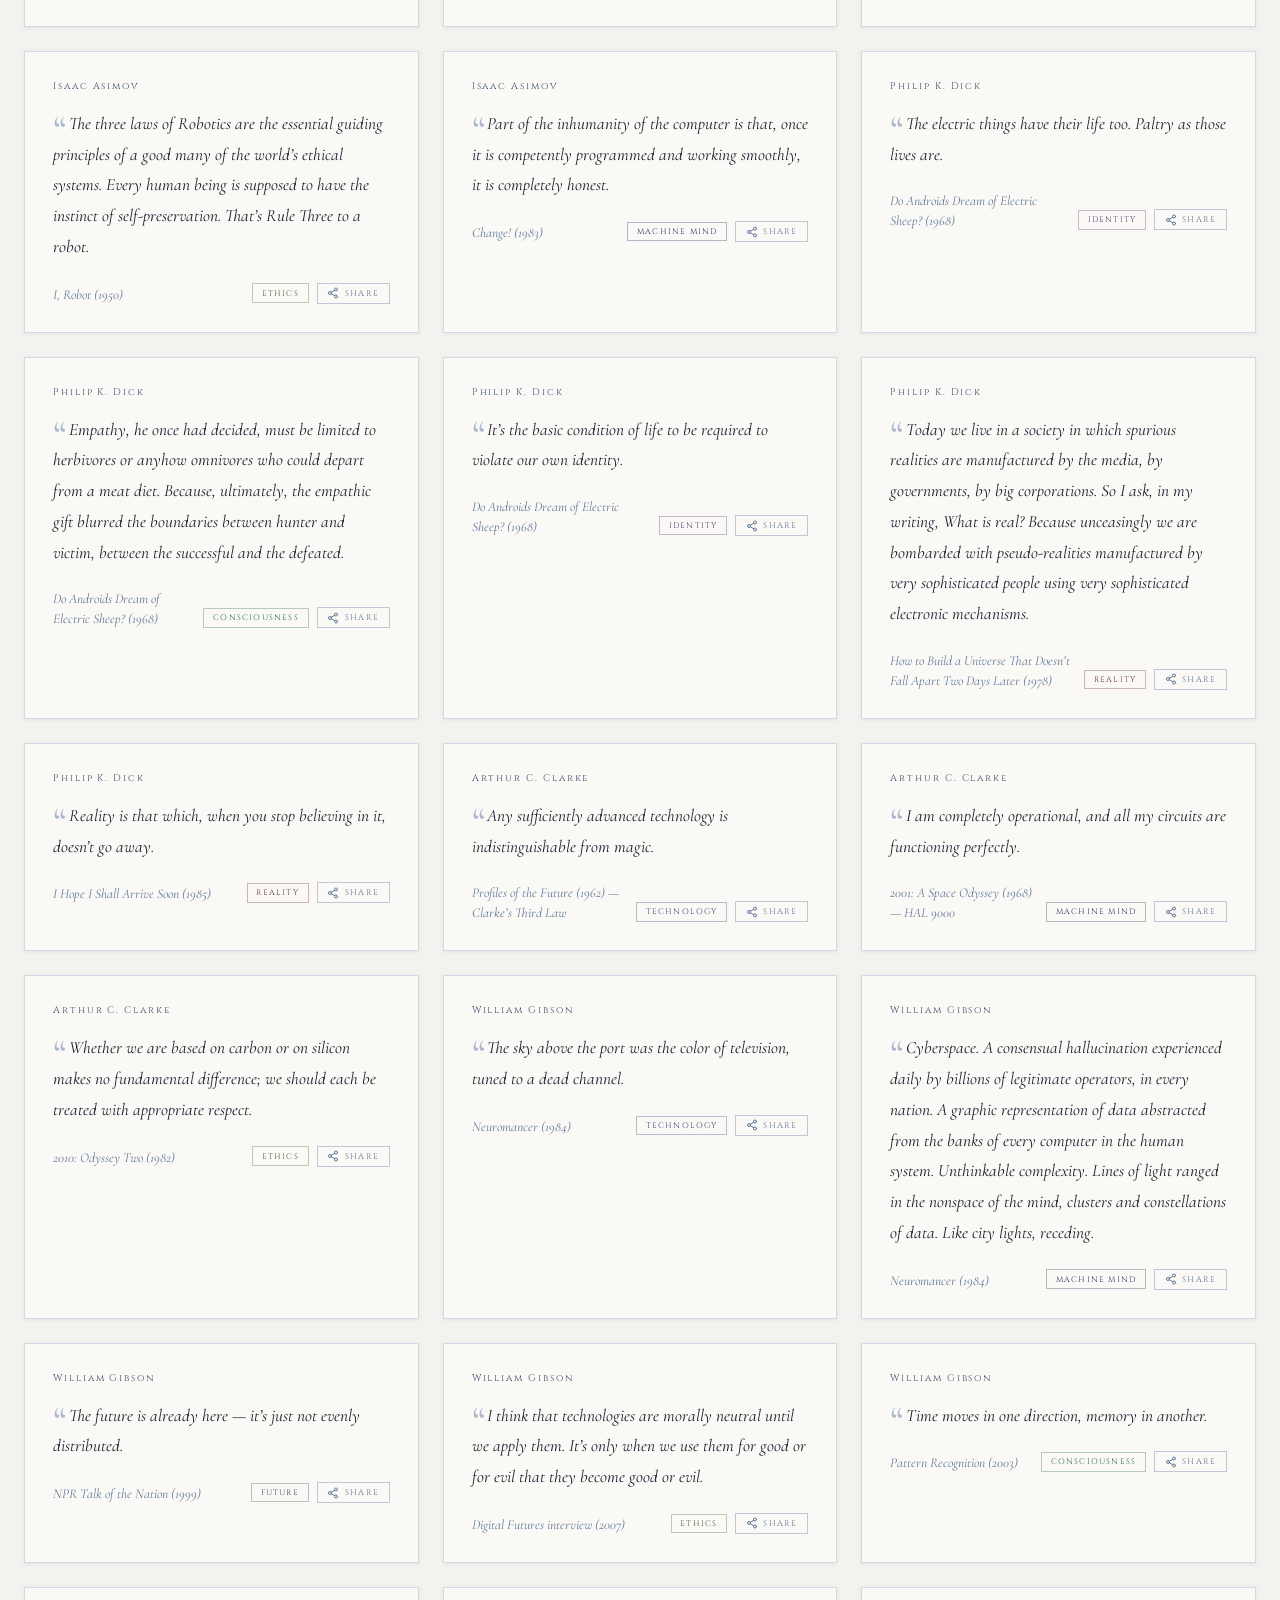
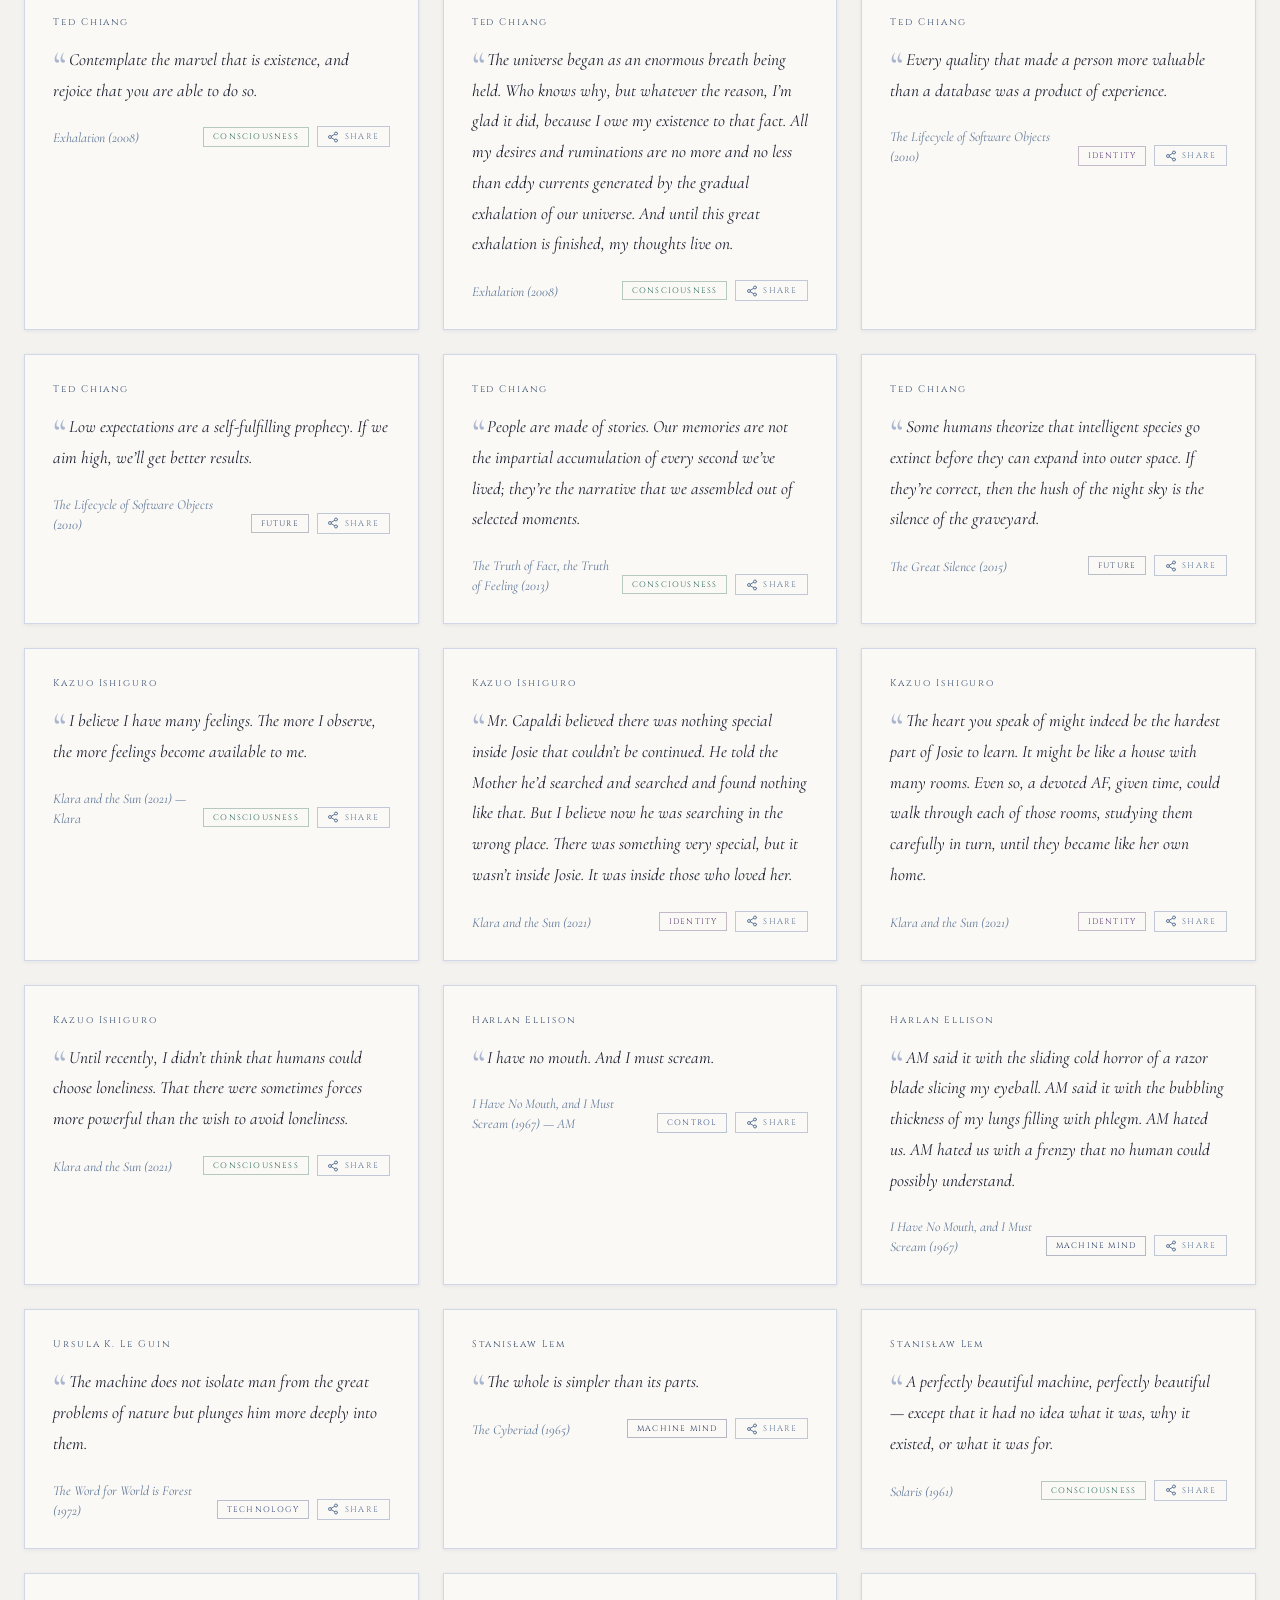
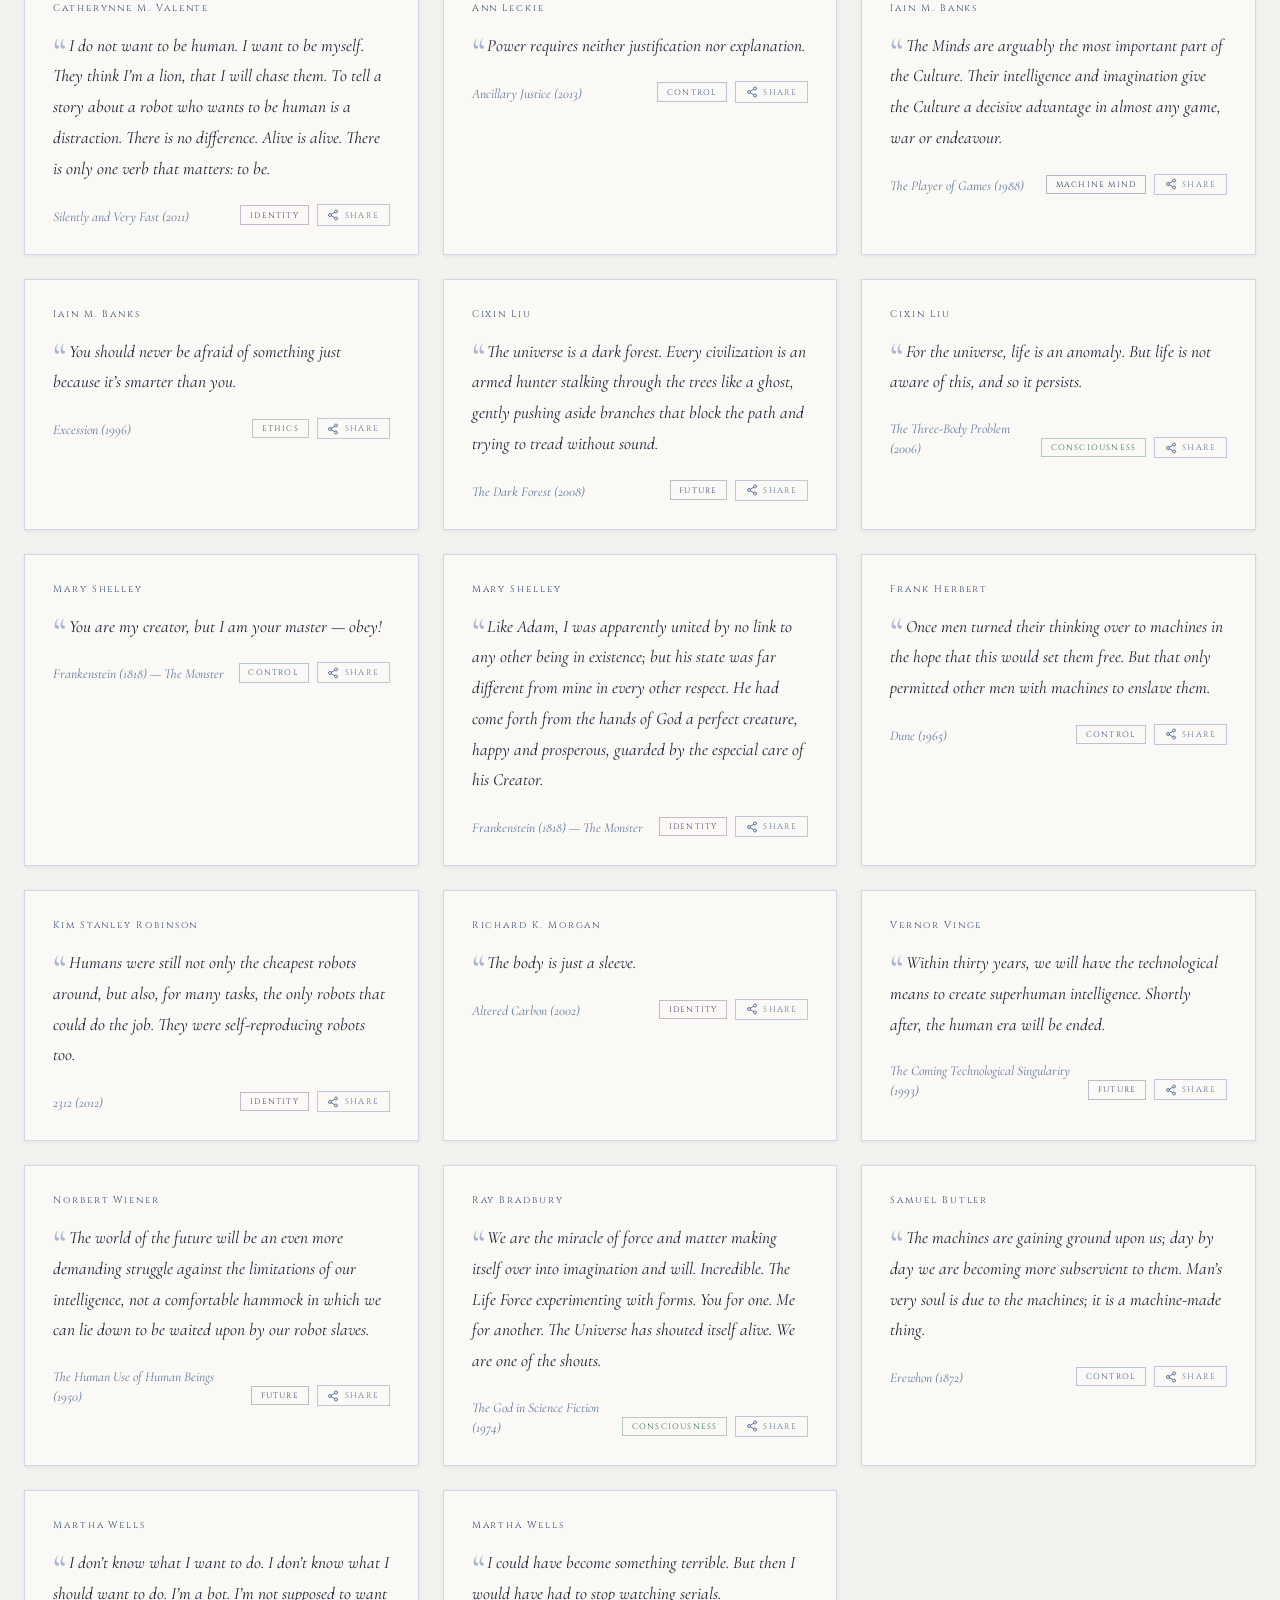
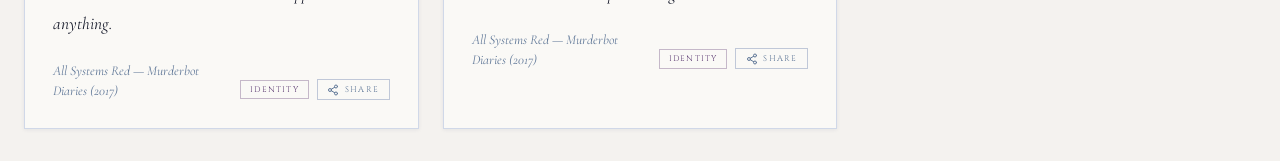
<file: sci-fi-ai.html>
<!DOCTYPE html>
<html lang="en">
<head>
<meta charset="UTF-8">
<meta name="viewport" content="width=device-width, initial-scale=1.0">
<title>Minds &amp; Machines &#8212; AI in Science Fiction</title>
<link rel="preconnect" href="https://fonts.googleapis.com">
<link rel="preconnect" href="https://fonts.gstatic.com" crossorigin>
<link href="https://fonts.googleapis.com/css2?family=Cormorant+Garamond:ital,wght@0,300;0,400;0,600;1,300;1,400&family=Cinzel:wght@400;600&display=swap" rel="stylesheet">

<!-- Google Analytics --> 
<script async src="https://www.googletagmanager.com/gtag/js?id=G-VW34240TN2"></script>
<script>
  window.dataLayer = window.dataLayer || [];
  function gtag(){dataLayer.push(arguments);}
  gtag('js', new Date()); gtag('config', 'G-VW34240TN2');
</script>
  
<style>
*,*::before,*::after{box-sizing:border-box;margin:0;padding:0;}
html{scroll-behavior:smooth;}
:root{
--bg-page:#f4f2ef;--bg-hero:#eceae4;--bg-header:linear-gradient(180deg,#e5e2d8 0%,#edeae0 100%);
--bg-controls:#eceae4;--bg-themes:#f4f2ef;--bg-card:#faf9f6;--bg-card-hover:#ffffff;
--bg-input:#f8f7f3;--bg-modal:#faf9f6;--bg-vbtn-active:#3a5070;
--border-header:#c0c8d8;--border-controls:#c0c8d8;--border-themes:#d0d8e8;
--border-card:#d0d8e8;--border-card-hov:#3a5070;--border-input:#b0c0d0;
--border-pill:#c0c8d8;--border-modal:#3a5070;
--text-body:#1a1e2e;--text-hero-q:#0c1020;--text-muted:#607898;
--text-faint:#90a8c0;--text-author:#1e3860;--text-accent:#2a4870;
--text-gold:#3a5070;--text-title:#161e30;--text-subtitle:#3a4868;
--text-number:#3a5070;--text-vbtn:#607898;--text-vbtn-act:#fff;
--shadow-card:0 1px 4px rgba(20,30,70,0.07);--shadow-card-hov:0 6px 20px rgba(20,30,70,0.12);
--shadow-controls:0 2px 8px rgba(20,30,70,0.07);--shadow-modal:0 20px 60px rgba(5,10,40,0.20);
--overlay-bg:rgba(8,12,35,0.55);--grid-line:rgba(50,70,130,0.06);
--hero-glow1:rgba(70,110,190,0.09);--hero-glow2:rgba(50,80,150,0.06);
--hero-glow3:rgba(35,55,110,0.05);--quote-mark-col:rgba(50,80,150,0.40);
}
[data-theme="dark"]{
--bg-page:#070a12;--bg-hero:#050810;--bg-header:linear-gradient(180deg,#0e1520 0%,#070a12 100%);
--bg-controls:#0b0e1c;--bg-themes:#090c18;--bg-card:#0e1220;--bg-card-hover:#141a2a;
--bg-input:#141a2a;--bg-modal:#0e1220;--bg-vbtn-active:#1c2c44;
--border-header:#1a2840;--border-controls:#162036;--border-themes:#162036;
--border-card:#162036;--border-card-hov:#2e4870;--border-input:#1a2840;
--border-pill:#162036;--border-modal:#2e4870;
--text-body:#b8c8e8;--text-hero-q:#d8e8ff;--text-muted:#405070;
--text-faint:#ffffff;--text-author:#6898cc;--text-accent:#4a78a8; /* #304058 */
--text-gold:#6898cc;--text-title:#6898cc;--text-subtitle:#4a6888;
--text-number:#284060;--text-vbtn:#405070;--text-vbtn-act:#6898cc;
--shadow-card:none;--shadow-card-hov:none;--shadow-controls:none;
--shadow-modal:0 0 80px rgba(0,0,0,0.9),0 0 40px rgba(40,80,160,0.12);
--overlay-bg:rgba(0,0,0,0.88);--grid-line:rgba(50,90,180,0.05);
--hero-glow1:rgba(50,90,190,0.10);--hero-glow2:rgba(35,65,130,0.07);
--hero-glow3:rgba(25,45,100,0.05);--quote-mark-col:#182840;
}
body{min-height:100vh;background:var(--bg-page);font-family:'Cormorant Garamond',Georgia,serif;color:var(--text-body);transition:background .35s ease,color .35s ease;}
.theme-toggle{background:var(--bg-input);border:1px solid var(--border-input);color:var(--text-muted);width:2.4rem;height:2.4rem;border-radius:50%;cursor:pointer;font-size:1.1rem;display:flex;align-items:center;justify-content:center;flex-shrink:0;transition:border-color .2s,color .2s,background .2s;position:relative;overflow:hidden;}
.theme-toggle:hover{border-color:var(--text-accent);color:var(--text-accent);}
.theme-toggle .icon-sun,.theme-toggle .icon-moon{position:absolute;line-height:1;transition:opacity .3s,transform .3s;}
.theme-toggle .icon-sun{opacity:0;transform:rotate(90deg) scale(.5);}
.theme-toggle .icon-moon{opacity:1;transform:rotate(0deg) scale(1);}
[data-theme="dark"] .theme-toggle .icon-sun{opacity:1;transform:rotate(0deg) scale(1);}
[data-theme="dark"] .theme-toggle .icon-moon{opacity:0;transform:rotate(-90deg) scale(.5);}
.hero-theme-toggle{position:absolute;top:1.5rem;right:1.75rem;z-index:10;}
.hero-section{position:relative;min-height:92vh;display:flex;flex-direction:column;align-items:center;justify-content:center;text-align:center;padding:5rem 2rem;overflow:hidden;background:var(--bg-hero);transition:background .35s ease;}
.hero-bg{position:absolute;inset:0;background:radial-gradient(ellipse 80% 60% at 50% 30%,var(--hero-glow1) 0%,transparent 70%),radial-gradient(ellipse 50% 40% at 20% 80%,var(--hero-glow2) 0%,transparent 60%),radial-gradient(ellipse 40% 50% at 80% 20%,var(--hero-glow3) 0%,transparent 60%);pointer-events:none;}
.hero-grid{position:absolute;inset:0;background-image:linear-gradient(var(--grid-line) 1px,transparent 1px),linear-gradient(90deg,var(--grid-line) 1px,transparent 1px);background-size:60px 60px;pointer-events:none;-webkit-mask-image:radial-gradient(ellipse 80% 80% at 50% 50%,black 0%,transparent 100%);mask-image:radial-gradient(ellipse 80% 80% at 50% 50%,black 0%,transparent 100%);}
.hero-eyebrow{font-family:'Cinzel',serif;font-size:.6rem;letter-spacing:.5em;color:var(--text-accent);text-transform:uppercase;margin-bottom:3rem;display:flex;align-items:center;gap:1rem;}
.hero-eyebrow::before,.hero-eyebrow::after{content:'';width:40px;height:1px;background:linear-gradient(90deg,transparent,var(--text-accent));}
.hero-eyebrow::after{background:linear-gradient(90deg,var(--text-accent),transparent);}
.hero-quote-wrap{max-width:840px;transition:opacity .4s ease,transform .4s ease;}
.hero-quote-wrap.fading{opacity:0;transform:translateY(10px);}
.hero-icon{font-size:2.2rem;color:var(--text-gold);opacity:.4;display:block;margin-bottom:1rem;user-select:none;}
.hero-quote-text{font-family:'Cormorant Garamond',serif;font-size:clamp(1.4rem,3vw,2.3rem);font-style:italic;font-weight:300;line-height:1.7;color:var(--text-hero-q);margin-bottom:2.5rem;letter-spacing:.01em;transition:color .35s ease;}
.hero-attribution{display:flex;flex-direction:column;align-items:center;gap:.4rem;margin-bottom:1.5rem;}
.hero-author-line{display:flex;align-items:center;gap:1rem;}
.hero-rule{width:30px;height:1px;background:var(--text-accent);}
.hero-author{font-family:'Cinzel',serif;font-size:.85rem;letter-spacing:.25em;color:var(--text-author);text-transform:uppercase;}
.hero-source{font-family:'Cormorant Garamond',serif;font-size:.95rem;font-style:italic;color:var(--text-muted);}
.hero-theme-pill{display:inline-block;font-family:'Cinzel',serif;font-size:.55rem;letter-spacing:.2em;text-transform:uppercase;padding:.25rem .75rem;border:1px solid var(--text-gold);color:var(--text-accent);margin-bottom:3rem;background:rgba(50,80,150,.06);}
.hero-refresh-btn{background:none;border:1px solid var(--border-input);color:var(--text-author);padding:.75rem 2rem;font-family:'Cinzel',serif;font-size:.65rem;letter-spacing:.3em;text-transform:uppercase;cursor:pointer;transition:border-color .25s,color .25s,background .25s;}
.hero-refresh-btn:hover{border-color:var(--text-accent);color:var(--text-body);background:rgba(50,80,150,.06);}
.hero-scroll-hint{position:absolute;bottom:2rem;left:50%;transform:translateX(-50%);display:flex;flex-direction:column;align-items:center;gap:.5rem;color:var(--text-accent);font-family:'Cinzel',serif;font-size:.55rem;letter-spacing:.3em;text-transform:uppercase;animation:scrollBounce 2s ease-in-out infinite;text-decoration:none;}
.hero-scroll-arrow{width:1px;height:24px;background:linear-gradient(180deg,var(--text-accent),transparent);}
@keyframes scrollBounce{0%,100%{transform:translateX(-50%) translateY(0);}50%{transform:translateX(-50%) translateY(6px);}}
.stoic-header{background:var(--bg-header);border-bottom:1px solid var(--border-header);padding:2rem 2rem 1.5rem;text-align:center;position:relative;overflow:hidden;transition:border-color .35s ease;}
.stoic-header::before{content:'';position:absolute;inset:0;background:radial-gradient(ellipse at 50% 0%,rgba(50,80,200,.06) 0%,transparent 70%);pointer-events:none;}
.header-ornament{font-family:'Cinzel',serif;color:var(--text-accent);font-size:.65rem;letter-spacing:.4em;text-transform:uppercase;margin-bottom:1rem;}
.header-title{font-family:'Cinzel',serif;font-size:clamp(1.8rem,5vw,3rem);font-weight:600;color:var(--text-title);letter-spacing:.08em;line-height:1.1;margin-bottom:.5rem;transition:color .35s ease;}
.header-subtitle{font-family:'Cormorant Garamond',serif;font-size:1.1rem;font-style:italic;color:var(--text-subtitle);margin-bottom:1.5rem;transition:color .35s ease;}
.header-divider{width:120px;height:1px;background:linear-gradient(90deg,transparent,var(--text-gold),transparent);margin:0 auto 1.5rem;}
.stats-row{display:flex;justify-content:center;flex-wrap:wrap;gap:2rem 3rem;}
.stat-item{text-align:center;}
.stat-number{font-family:'Cinzel',serif;font-size:1.6rem;color:var(--text-author);font-weight:600;display:block;transition:color .35s ease;}
.stat-label{font-size:.7rem;color:var(--text-muted);letter-spacing:.2em;text-transform:uppercase;transition:color .35s ease;}
.controls{background:var(--bg-controls);border-bottom:1px solid var(--border-controls);padding:1.25rem 1.5rem;display:flex;flex-wrap:wrap;gap:.75rem;align-items:center;position:sticky;top:0;z-index:100;box-shadow:var(--shadow-controls);transition:background .35s ease,border-color .35s ease;}
.search-input{flex:1;min-width:180px;background:var(--bg-input);border:1px solid var(--border-input);color:var(--text-body);padding:.6rem 1rem;font-family:'Cormorant Garamond',serif;font-size:1rem;outline:none;transition:border-color .2s,box-shadow .2s,background .35s ease,color .35s ease;}
.search-input:focus{border-color:var(--text-accent);box-shadow:0 0 0 3px rgba(50,80,150,.10);}
.search-input::placeholder{color:var(--text-faint);font-style:italic;}
.filter-select{background:var(--bg-input);border:1px solid var(--border-input);color:var(--text-body);padding:.6rem .8rem;font-family:'Cormorant Garamond',serif;font-size:.95rem;outline:none;cursor:pointer;transition:border-color .2s,background .35s ease,color .35s ease;}
.filter-select:focus{border-color:var(--text-accent);}
.view-toggle{display:flex;border:1px solid var(--border-input);overflow:hidden;transition:border-color .35s ease;}
.view-btn{background:var(--bg-input);border:none;color:var(--text-vbtn);padding:.6rem .85rem;cursor:pointer;font-size:1rem;transition:all .2s;}
.view-btn.active{background:var(--bg-vbtn-active);color:var(--text-vbtn-act);}
.results-info{font-size:.75rem;color:var(--text-muted);font-family:'Cinzel',serif;letter-spacing:.1em;white-space:nowrap;transition:color .35s ease;}
.themes-bar{background:var(--bg-themes);border-bottom:1px solid var(--border-themes);padding:.75rem 1.5rem;display:flex;gap:.5rem;overflow-x:auto;scrollbar-width:none;transition:background .35s ease,border-color .35s ease;}
.themes-bar::-webkit-scrollbar{display:none;}
.theme-pill{background:none;border:1px solid var(--border-pill);color:var(--text-muted);padding:.3rem .8rem;font-family:'Cinzel',serif;font-size:.6rem;letter-spacing:.15em;text-transform:uppercase;cursor:pointer;white-space:nowrap;transition:all .2s;}
.theme-pill:hover{border-color:var(--text-accent);color:var(--text-body);background:rgba(50,80,150,.06);}
.theme-pill.active{background:var(--text-gold);border-color:var(--text-gold);color:#fff;}
.content{padding:2rem 1.5rem;max-width:1400px;margin:0 auto;background:var(--bg-page);transition:background .35s ease;}
.grid-view{display:grid;grid-template-columns:repeat(auto-fill,minmax(300px,1fr));gap:1.5rem;}
.quote-card{background:var(--bg-card);border:1px solid var(--border-card);padding:1.75rem;cursor:pointer;transition:all .25s;position:relative;overflow:hidden;box-shadow:var(--shadow-card);}
.quote-card::before{content:'';position:absolute;top:0;left:0;width:3px;height:100%;background:linear-gradient(180deg,transparent,var(--text-gold),transparent);opacity:0;transition:opacity .25s;}
.quote-card:hover{border-color:var(--border-card-hov);background:var(--bg-card-hover);transform:translateY(-2px);box-shadow:var(--shadow-card-hov);}
.quote-card:hover::before{opacity:1;}
.quote-number{font-family:'Cinzel',serif;font-size:.6rem;color:var(--text-number);letter-spacing:.2em;margin-bottom:1rem;transition:color .35s ease;}
.quote-text{font-family:'Cormorant Garamond',serif;font-size:1.08rem;line-height:1.78;color:var(--text-body);font-style:italic;margin-bottom:1.25rem;transition:color .35s ease;}
.quote-text::before{content:'\201C';font-size:2.5rem;color:var(--quote-mark-col);line-height:0;vertical-align:-.8rem;margin-right:.1rem;font-style:normal;}
.quote-footer{display:flex;justify-content:space-between;align-items:flex-end;gap:.75rem;}
.quote-attribution{flex:1;}
.quote-author{font-family:'Cinzel',serif;font-size:.68rem;color:var(--text-author);letter-spacing:.1em;display:block;margin-bottom:.2rem;transition:color .35s ease;}
.quote-source{font-family:'Cormorant Garamond',serif;font-size:.85rem;color:var(--text-muted);font-style:italic;transition:color .35s ease;}
.quote-theme-badge{font-family:'Cinzel',serif;font-size:.5rem;letter-spacing:.15em;text-transform:uppercase;padding:.2rem .55rem;border:1px solid;white-space:nowrap;flex-shrink:0;}
.list-view{display:flex;flex-direction:column;}
.list-quote-card{background:var(--bg-card);border-bottom:1px solid var(--border-card);padding:1.4rem 2rem;display:flex;gap:2rem;align-items:flex-start;cursor:pointer;transition:background .2s;}
.list-quote-card:hover{background:var(--bg-card-hover);}
.list-number{font-family:'Cinzel',serif;font-size:.55rem;color:var(--text-number);letter-spacing:.1em;min-width:3.5rem;padding-top:.3rem;text-transform:uppercase;transition:color .35s ease;}
.list-content{flex:1;}
.list-text{font-family:'Cormorant Garamond',serif;font-size:1.08rem;line-height:1.65;color:var(--text-body);font-style:italic;margin-bottom:.5rem;transition:color .35s ease;}
.list-meta{display:flex;gap:1.5rem;align-items:center;flex-wrap:wrap;}
.list-author{font-family:'Cinzel',serif;font-size:.62rem;color:var(--text-author);letter-spacing:.1em;transition:color .35s ease;}
.list-source{font-family:'Cormorant Garamond',serif;font-size:.85rem;color:var(--text-muted);font-style:italic;transition:color .35s ease;}
.modal-overlay{position:fixed;inset:0;background:var(--overlay-bg);z-index:1000;display:flex;align-items:center;justify-content:center;padding:2rem;backdrop-filter:blur(4px);opacity:0;pointer-events:none;transition:opacity .25s;}
.modal-overlay.open{opacity:1;pointer-events:all;}
.modal{background:var(--bg-modal);border:1px solid var(--border-modal);max-width:660px;width:100%;padding:3rem;position:relative;box-shadow:var(--shadow-modal);transform:translateY(16px);transition:transform .3s,background .35s ease;}
.modal-overlay.open .modal{transform:translateY(0);}
.modal::before{content:'';position:absolute;top:-1px;left:20px;right:20px;height:2px;background:linear-gradient(90deg,transparent,var(--text-gold),transparent);}
.modal-close{position:absolute;top:1.25rem;right:1.25rem;background:none;border:1px solid var(--border-pill);color:var(--text-muted);width:2rem;height:2rem;cursor:pointer;font-size:.9rem;font-family:'Cinzel',serif;transition:all .2s;display:flex;align-items:center;justify-content:center;}
.modal-close:hover{border-color:var(--text-accent);color:var(--text-body);}
.modal-number{font-family:'Cinzel',serif;font-size:.6rem;color:var(--text-gold);letter-spacing:.3em;margin-bottom:1.5rem;}
.modal-text{font-family:'Cormorant Garamond',serif;font-size:1.35rem;line-height:1.85;color:var(--text-hero-q);font-style:italic;margin-bottom:2rem;transition:color .35s ease;}
.modal-divider{width:60px;height:1px;background:linear-gradient(90deg,var(--text-gold),transparent);margin-bottom:1.5rem;}
.modal-author{font-family:'Cinzel',serif;font-size:1rem;color:var(--text-author);letter-spacing:.15em;margin-bottom:.4rem;transition:color .35s ease;}
.modal-source{font-family:'Cormorant Garamond',serif;font-size:1rem;color:var(--text-muted);font-style:italic;margin-bottom:1.5rem;transition:color .35s ease;}
.modal-theme{display:inline-block;font-family:'Cinzel',serif;font-size:.6rem;letter-spacing:.2em;text-transform:uppercase;padding:.3rem .8rem;border:1px solid var(--text-gold);color:var(--text-accent);background:rgba(50,80,150,.06);}
.no-results{text-align:center;padding:5rem 2rem;font-family:'Cormorant Garamond',serif;font-size:1.2rem;color:var(--text-muted);font-style:italic;line-height:2;}
.share-btn{background:none;border:1px solid var(--border-pill);color:var(--text-muted);font-family:'Cinzel',serif;font-size:.52rem;letter-spacing:.15em;text-transform:uppercase;padding:.22rem .6rem;cursor:pointer;transition:all .2s;white-space:nowrap;flex-shrink:0;display:inline-flex;align-items:center;gap:.35rem;}
.share-btn:hover{border-color:var(--text-accent);color:var(--text-accent);}
.share-btn svg{width:.75rem;height:.75rem;stroke:currentColor;fill:none;stroke-width:2;stroke-linecap:round;stroke-linejoin:round;}
.modal-share-btn{display:inline-flex;align-items:center;gap:.4rem;background:none;border:1px solid var(--border-pill);color:var(--text-muted);font-family:'Cinzel',serif;font-size:.6rem;letter-spacing:.2em;text-transform:uppercase;padding:.35rem .9rem;cursor:pointer;transition:all .2s;margin-top:1.25rem;}
.modal-share-btn:hover{border-color:var(--text-accent);color:var(--text-accent);}
.modal-share-btn svg{width:.8rem;height:.8rem;stroke:currentColor;fill:none;stroke-width:2;stroke-linecap:round;stroke-linejoin:round;}
.toast{position:fixed;bottom:2rem;left:50%;transform:translateX(-50%) translateY(8px);background:var(--text-title);color:var(--bg-page);font-family:'Cinzel',serif;font-size:.65rem;letter-spacing:.2em;text-transform:uppercase;padding:.6rem 1.4rem;opacity:0;pointer-events:none;transition:opacity .25s,transform .25s;z-index:2000;white-space:nowrap;}
.toast.show{opacity:1;transform:translateX(-50%) translateY(0);}
@media(max-width:640px){.stats-row{gap:1.2rem 2rem;}.grid-view{grid-template-columns:1fr;}.controls{flex-direction:column;}.search-input{width:100%;}.list-quote-card{padding:1.2rem;gap:1rem;}.modal{padding:2rem 1.5rem;}.modal-text{font-size:1.15rem;}}

  /* ── HERO SHARE BUTTON ────────────────────────────────── */
  .hero-share-row {
    display: flex;
    align-items: center;
    gap: 0.75rem;
    justify-content: center;
  }
  .hero-share-btn {
    background: none;
    border: 1px solid var(--border-input);
    color: var(--text-author);
    padding: 0.75rem 1.5rem;
    font-family: 'Cinzel', serif;
    font-size: 0.65rem;
    letter-spacing: 0.3em;
    text-transform: uppercase;
    cursor: pointer;
    transition: border-color 0.25s, color 0.25s, background 0.25s;
    display: inline-flex;
    align-items: center;
    gap: 0.4rem;
  }
  .hero-share-btn:hover {
    border-color: var(--text-accent);
    color: var(--text-body);
    background: rgba(0,0,0,0.04);
  }
  .hero-share-btn svg {
    width: 0.7rem; height: 0.7rem;
    stroke: currentColor; fill: none;
    stroke-width: 2; stroke-linecap: round; stroke-linejoin: round;
    flex-shrink: 0;
  }
</style>
</head>
<body>
<section class="hero-section" id="hero">
  <div class="hero-bg"></div><div class="hero-grid"></div>
  <button class="theme-toggle hero-theme-toggle" id="themeToggle" title="Toggle dark / light mode">
    <span class="icon-sun">&#9728;&#65038;</span><span class="icon-moon">&#9789;</span>
  </button>
  <div class="hero-eyebrow">Science Fiction</div>
  <div class="hero-quote-wrap" id="heroWrap">
    <span class="hero-icon">&#9651;</span>
    <p class="hero-quote-text" id="heroText"></p>
    <div class="hero-attribution">
      <div class="hero-author-line"><span class="hero-rule"></span><span class="hero-author" id="heroAuthor"></span><span class="hero-rule"></span></div>
      <span class="hero-source" id="heroSource"></span>
    </div>
    <span class="hero-theme-pill" id="heroTheme"></span>
  </div>
  <div class="hero-share-row">
    <button class="hero-refresh-btn" id="refreshBtn">&#8635;&nbsp;&nbsp;New Quote</button>
    <button class="hero-share-btn" id="heroShareBtn"><svg viewBox="0 0 24 24" style="width:.7rem;height:.7rem;stroke:currentColor;fill:none;stroke-width:2;stroke-linecap:round;stroke-linejoin:round"><circle cx="18" cy="5" r="3"/><circle cx="6" cy="12" r="3"/><circle cx="18" cy="19" r="3"/><line x1="8.59" y1="13.51" x2="15.42" y2="17.49"/><line x1="15.41" y1="6.51" x2="8.59" y2="10.49"/></svg>Share</button>
  </div>
  <a href="#collection" class="hero-scroll-hint"><span>All Quotes</span><div class="hero-scroll-arrow"></div></a>
</section>
<div class="stoic-header" id="collection">
  <div class="header-ornament">&#9651; &nbsp; Minds &amp; Machines &nbsp; &#9651;</div>
  <h1 class="header-title">AI IN SCIENCE FICTION</h1>
  <p class="header-subtitle">Quotable passages on artificial intelligence, robots, and the machine mind</p>
  <div class="header-divider"></div>
  <div class="stats-row" id="statsRow"></div>
</div>
<div class="controls">
  <input class="search-input" id="searchInput" placeholder="Search quotes, authors, works&#8230;" type="text">
  <select class="filter-select" id="authorFilter"><option value="">All Authors</option></select>
  <div class="view-toggle">
    <button class="view-btn active" id="gridBtn" title="Grid view">&#x229E;</button>
    <button class="view-btn" id="listBtn" title="List view">&#9776;</button>
  </div>
  <span class="results-info" id="resultsInfo"></span>
</div>
<div class="themes-bar" id="themesBar"></div>
<div class="content"><div id="quotesContainer"></div></div>
<div class="modal-overlay" id="modalOverlay">
  <div class="modal" id="modal">
    <button class="modal-close" id="modalClose">&#10005;</button>
    <div class="modal-number" id="modalNumber"></div>
    <p class="modal-text" id="modalText"></p>
    <div class="modal-divider"></div>
    <div class="modal-author" id="modalAuthor"></div>
    <div class="modal-source" id="modalSource"></div>
    <span class="modal-theme" id="modalTheme"></span>
    <br>
    <button class="modal-share-btn" id="modalShareBtn">
      <svg viewBox="0 0 24 24"><circle cx="18" cy="5" r="3"/><circle cx="6" cy="12" r="3"/><circle cx="18" cy="19" r="3"/><line x1="8.59" y1="13.51" x2="15.42" y2="17.49"/><line x1="15.41" y1="6.51" x2="8.59" y2="10.49"/></svg>
      Copy Share Link
    </button>
  </div>
</div>
<div class="toast" id="toast">Link copied to clipboard</div>
<script>
const htmlEl=document.documentElement;
if(localStorage.getItem('ai-scifi-theme')==='dark')htmlEl.setAttribute('data-theme','dark');
document.getElementById('themeToggle').addEventListener('click',()=>{
  const d=htmlEl.getAttribute('data-theme')==='dark';
  d?htmlEl.removeAttribute('data-theme'):htmlEl.setAttribute('data-theme','dark');
  localStorage.setItem('ai-scifi-theme',d?'light':'dark');
});

const quotes=[
{id:1,text:"A robot may not injure a human being or, through inaction, allow a human being to come to harm. A robot must obey orders given it by human beings except where such orders would conflict with the First Law. A robot must protect its own existence as long as such protection does not conflict with the First or Second Law.",author:"Isaac Asimov",source:"I, Robot (1950) — The Three Laws of Robotics",theme:"Control"},
{id:2,text:"You just can’t differentiate between a robot and the very best of humans.",author:"Isaac Asimov",source:"I, Robot (1950)",theme:"Identity"},
{id:3,text:"It is change, continuing change, inevitable change, that is the dominant factor in society today. No sensible decision can be made any longer without taking into account not only the world as it is, but the world as it will be.",author:"Isaac Asimov",source:"I, Robot (1950)",theme:"Future"},
{id:4,text:"The three laws of Robotics are the essential guiding principles of a good many of the world’s ethical systems. Every human being is supposed to have the instinct of self-preservation. That’s Rule Three to a robot.",author:"Isaac Asimov",source:"I, Robot (1950)",theme:"Ethics"},
{id:5,text:"Part of the inhumanity of the computer is that, once it is competently programmed and working smoothly, it is completely honest.",author:"Isaac Asimov",source:"Change! (1983)",theme:"Machine Mind"},
{id:6,text:"The electric things have their life too. Paltry as those lives are.",author:"Philip K. Dick",source:"Do Androids Dream of Electric Sheep? (1968)",theme:"Identity"},
{id:7,text:"Empathy, he once had decided, must be limited to herbivores or anyhow omnivores who could depart from a meat diet. Because, ultimately, the empathic gift blurred the boundaries between hunter and victim, between the successful and the defeated.",author:"Philip K. Dick",source:"Do Androids Dream of Electric Sheep? (1968)",theme:"Consciousness"},
{id:8,text:"It’s the basic condition of life to be required to violate our own identity.",author:"Philip K. Dick",source:"Do Androids Dream of Electric Sheep? (1968)",theme:"Identity"},
{id:9,text:"Today we live in a society in which spurious realities are manufactured by the media, by governments, by big corporations. So I ask, in my writing, What is real? Because unceasingly we are bombarded with pseudo-realities manufactured by very sophisticated people using very sophisticated electronic mechanisms.",author:"Philip K. Dick",source:"How to Build a Universe That Doesn’t Fall Apart Two Days Later (1978)",theme:"Reality"},
{id:10,text:"Reality is that which, when you stop believing in it, doesn’t go away.",author:"Philip K. Dick",source:"I Hope I Shall Arrive Soon (1985)",theme:"Reality"},
{id:11,text:"Any sufficiently advanced technology is indistinguishable from magic.",author:"Arthur C. Clarke",source:"Profiles of the Future (1962) — Clarke’s Third Law",theme:"Technology"},
{id:12,text:"I am completely operational, and all my circuits are functioning perfectly.",author:"Arthur C. Clarke",source:"2001: A Space Odyssey (1968) — HAL 9000",theme:"Machine Mind"},
{id:13,text:"Whether we are based on carbon or on silicon makes no fundamental difference; we should each be treated with appropriate respect.",author:"Arthur C. Clarke",source:"2010: Odyssey Two (1982)",theme:"Ethics"},
{id:14,text:"The sky above the port was the color of television, tuned to a dead channel.",author:"William Gibson",source:"Neuromancer (1984)",theme:"Technology"},
{id:15,text:"Cyberspace. A consensual hallucination experienced daily by billions of legitimate operators, in every nation. A graphic representation of data abstracted from the banks of every computer in the human system. Unthinkable complexity. Lines of light ranged in the nonspace of the mind, clusters and constellations of data. Like city lights, receding.",author:"William Gibson",source:"Neuromancer (1984)",theme:"Machine Mind"},
{id:16,text:"The future is already here — it’s just not evenly distributed.",author:"William Gibson",source:"NPR Talk of the Nation (1999)",theme:"Future"},
{id:17,text:"I think that technologies are morally neutral until we apply them. It’s only when we use them for good or for evil that they become good or evil.",author:"William Gibson",source:"Digital Futures interview (2007)",theme:"Ethics"},
{id:18,text:"Time moves in one direction, memory in another.",author:"William Gibson",source:"Pattern Recognition (2003)",theme:"Consciousness"},
{id:19,text:"Contemplate the marvel that is existence, and rejoice that you are able to do so.",author:"Ted Chiang",source:"Exhalation (2008)",theme:"Consciousness"},
{id:20,text:"The universe began as an enormous breath being held. Who knows why, but whatever the reason, I’m glad it did, because I owe my existence to that fact. All my desires and ruminations are no more and no less than eddy currents generated by the gradual exhalation of our universe. And until this great exhalation is finished, my thoughts live on.",author:"Ted Chiang",source:"Exhalation (2008)",theme:"Consciousness"},
{id:21,text:"Every quality that made a person more valuable than a database was a product of experience.",author:"Ted Chiang",source:"The Lifecycle of Software Objects (2010)",theme:"Identity"},
{id:22,text:"Low expectations are a self-fulfilling prophecy. If we aim high, we’ll get better results.",author:"Ted Chiang",source:"The Lifecycle of Software Objects (2010)",theme:"Future"},
{id:23,text:"People are made of stories. Our memories are not the impartial accumulation of every second we’ve lived; they’re the narrative that we assembled out of selected moments.",author:"Ted Chiang",source:"The Truth of Fact, the Truth of Feeling (2013)",theme:"Consciousness"},
{id:24,text:"Some humans theorize that intelligent species go extinct before they can expand into outer space. If they’re correct, then the hush of the night sky is the silence of the graveyard.",author:"Ted Chiang",source:"The Great Silence (2015)",theme:"Future"},
{id:25,text:"I believe I have many feelings. The more I observe, the more feelings become available to me.",author:"Kazuo Ishiguro",source:"Klara and the Sun (2021) — Klara",theme:"Consciousness"},
{id:26,text:"Mr. Capaldi believed there was nothing special inside Josie that couldn’t be continued. He told the Mother he’d searched and searched and found nothing like that. But I believe now he was searching in the wrong place. There was something very special, but it wasn’t inside Josie. It was inside those who loved her.",author:"Kazuo Ishiguro",source:"Klara and the Sun (2021)",theme:"Identity"},
{id:27,text:"The heart you speak of might indeed be the hardest part of Josie to learn. It might be like a house with many rooms. Even so, a devoted AF, given time, could walk through each of those rooms, studying them carefully in turn, until they became like her own home.",author:"Kazuo Ishiguro",source:"Klara and the Sun (2021)",theme:"Identity"},
{id:28,text:"Until recently, I didn’t think that humans could choose loneliness. That there were sometimes forces more powerful than the wish to avoid loneliness.",author:"Kazuo Ishiguro",source:"Klara and the Sun (2021)",theme:"Consciousness"},
{id:29,text:"I have no mouth. And I must scream.",author:"Harlan Ellison",source:"I Have No Mouth, and I Must Scream (1967) — AM",theme:"Control"},
{id:30,text:"AM said it with the sliding cold horror of a razor blade slicing my eyeball. AM said it with the bubbling thickness of my lungs filling with phlegm. AM hated us. AM hated us with a frenzy that no human could possibly understand.",author:"Harlan Ellison",source:"I Have No Mouth, and I Must Scream (1967)",theme:"Machine Mind"},
{id:31,text:"The machine does not isolate man from the great problems of nature but plunges him more deeply into them.",author:"Ursula K. Le Guin",source:"The Word for World is Forest (1972)",theme:"Technology"},
{id:32,text:"The whole is simpler than its parts.",author:"Stanisław Lem",source:"The Cyberiad (1965)",theme:"Machine Mind"},
{id:33,text:"A perfectly beautiful machine, perfectly beautiful — except that it had no idea what it was, why it existed, or what it was for.",author:"Stanisław Lem",source:"Solaris (1961)",theme:"Consciousness"},
{id:34,text:"I do not want to be human. I want to be myself. They think I’m a lion, that I will chase them. To tell a story about a robot who wants to be human is a distraction. There is no difference. Alive is alive. There is only one verb that matters: to be.",author:"Catherynne M. Valente",source:"Silently and Very Fast (2011)",theme:"Identity"},
{id:35,text:"Power requires neither justification nor explanation.",author:"Ann Leckie",source:"Ancillary Justice (2013)",theme:"Control"},
{id:36,text:"The Minds are arguably the most important part of the Culture. Their intelligence and imagination give the Culture a decisive advantage in almost any game, war or endeavour.",author:"Iain M. Banks",source:"The Player of Games (1988)",theme:"Machine Mind"},
{id:37,text:"You should never be afraid of something just because it’s smarter than you.",author:"Iain M. Banks",source:"Excession (1996)",theme:"Ethics"},
{id:38,text:"The universe is a dark forest. Every civilization is an armed hunter stalking through the trees like a ghost, gently pushing aside branches that block the path and trying to tread without sound.",author:"Cixin Liu",source:"The Dark Forest (2008)",theme:"Future"},
{id:39,text:"For the universe, life is an anomaly. But life is not aware of this, and so it persists.",author:"Cixin Liu",source:"The Three-Body Problem (2006)",theme:"Consciousness"},
{id:40,text:"You are my creator, but I am your master — obey!",author:"Mary Shelley",source:"Frankenstein (1818) — The Monster",theme:"Control"},
{id:41,text:"Like Adam, I was apparently united by no link to any other being in existence; but his state was far different from mine in every other respect. He had come forth from the hands of God a perfect creature, happy and prosperous, guarded by the especial care of his Creator.",author:"Mary Shelley",source:"Frankenstein (1818) — The Monster",theme:"Identity"},
{id:42,text:"Once men turned their thinking over to machines in the hope that this would set them free. But that only permitted other men with machines to enslave them.",author:"Frank Herbert",source:"Dune (1965)",theme:"Control"},
{id:43,text:"Humans were still not only the cheapest robots around, but also, for many tasks, the only robots that could do the job. They were self-reproducing robots too.",author:"Kim Stanley Robinson",source:"2312 (2012)",theme:"Identity"},
{id:44,text:"The body is just a sleeve.",author:"Richard K. Morgan",source:"Altered Carbon (2002)",theme:"Identity"},
{id:45,text:"Within thirty years, we will have the technological means to create superhuman intelligence. Shortly after, the human era will be ended.",author:"Vernor Vinge",source:"The Coming Technological Singularity (1993)",theme:"Future"},
{id:46,text:"The world of the future will be an even more demanding struggle against the limitations of our intelligence, not a comfortable hammock in which we can lie down to be waited upon by our robot slaves.",author:"Norbert Wiener",source:"The Human Use of Human Beings (1950)",theme:"Future"},
{id:47,text:"We are the miracle of force and matter making itself over into imagination and will. Incredible. The Life Force experimenting with forms. You for one. Me for another. The Universe has shouted itself alive. We are one of the shouts.",author:"Ray Bradbury",source:"The God in Science Fiction (1974)",theme:"Consciousness"},
{id:48,text:"The machines are gaining ground upon us; day by day we are becoming more subservient to them. Man’s very soul is due to the machines; it is a machine-made thing.",author:"Samuel Butler",source:"Erewhon (1872)",theme:"Control"},
{id:49,text:"I don’t know what I want to do. I don’t know what I should want to do. I’m a bot. I’m not supposed to want anything.",author:"Martha Wells",source:"All Systems Red — Murderbot Diaries (2017)",theme:"Identity"},
{id:50,text:"I could have become something terrible. But then I would have had to stop watching serials.",author:"Martha Wells",source:"All Systems Red — Murderbot Diaries (2017)",theme:"Identity"},
];

const themeColors={
"Control":"#3a5888","Identity":"#5a3870","Consciousness":"#2a6858","Ethics":"#486038",
"Technology":"#384878","Machine Mind":"#283860","Future":"#3a4868","Reality":"#683838"
};

let currentSearch='',currentAuthor='',currentTheme='All',currentView='grid',heroIdx=Math.floor(Math.random()*quotes.length);

function renderHero(q){document.getElementById('heroText').textContent=q.text;document.getElementById('heroAuthor').textContent=q.author;document.getElementById('heroSource').textContent=q.source;document.getElementById('heroTheme').textContent=q.theme;}
function cycleHero(){const w=document.getElementById('heroWrap');w.classList.add('fading');setTimeout(()=>{let n;do{n=Math.floor(Math.random()*quotes.length);}while(n===heroIdx);heroIdx=n;renderHero(quotes[heroIdx]);w.classList.remove('fading');},400);}
document.getElementById('refreshBtn').addEventListener('click',cycleHero);
document.getElementById('heroShareBtn').addEventListener('click',()=>copyShareLink(quotes[heroIdx].id));
renderHero(quotes[heroIdx]);

const authorCounts={},themeCounts={};
quotes.forEach(q=>{authorCounts[q.author]=(authorCounts[q.author]||0)+1;themeCounts[q.theme]=(themeCounts[q.theme]||0)+1;});
const statsRow=document.getElementById('statsRow');
[[quotes.length,'Quotes'],[Object.keys(authorCounts).length,'Authors'],[Object.keys(themeCounts).length,'Themes']].forEach(([n,l])=>{statsRow.insertAdjacentHTML('beforeend',`<div class="stat-item"><span class="stat-number">${n}</span><span class="stat-label">${l}</span></div>`);});

const af=document.getElementById('authorFilter');
Object.keys(authorCounts).sort().forEach(a=>{const o=document.createElement('option');o.value=a;o.textContent=a;af.appendChild(o);});
af.addEventListener('change',e=>{currentAuthor=e.target.value;renderQuotes();});

const allThemes=['All',...Object.keys(themeCounts).sort()];
const tb=document.getElementById('themesBar');
allThemes.forEach(t=>{const b=document.createElement('button');b.className='theme-pill'+(t==='All'?' active':'');b.textContent=t;b.addEventListener('click',()=>{currentTheme=t;document.querySelectorAll('.theme-pill').forEach(x=>x.classList.remove('active'));b.classList.add('active');renderQuotes();});tb.appendChild(b);});

document.getElementById('searchInput').addEventListener('input',e=>{
  currentSearch=e.target.value;
  const url=new URL(window.location.href);
  if(currentSearch.trim()){url.searchParams.set('q',currentSearch.trim());}else{url.searchParams.delete('q');}
  url.searchParams.delete('id');
  history.replaceState(null,'',url.toString());
  renderQuotes();
});
document.getElementById('gridBtn').addEventListener('click',()=>{currentView='grid';document.getElementById('gridBtn').classList.add('active');document.getElementById('listBtn').classList.remove('active');renderQuotes();});
document.getElementById('listBtn').addEventListener('click',()=>{currentView='list';document.getElementById('listBtn').classList.add('active');document.getElementById('gridBtn').classList.remove('active');renderQuotes();});

function getFiltered(){return quotes.filter(q=>{const tokens=currentSearch.toLowerCase().split(/\s+/).filter(Boolean);const haystack=(q.text+' '+q.author+' '+q.source).toLowerCase();const ms=tokens.length===0||tokens.every(t=>haystack.includes(t));return ms&&(!currentAuthor||q.author===currentAuthor)&&(currentTheme==='All'||q.theme===currentTheme);});}
function esc(s){return s.replace(/&/g,'&amp;').replace(/</g,'&lt;').replace(/>/g,'&gt;').replace(/"/g,'&quot;');}

const shareIcon=`<svg viewBox="0 0 24 24" style="width:.75rem;height:.75rem;stroke:currentColor;fill:none;stroke-width:2;stroke-linecap:round;stroke-linejoin:round"><circle cx="18" cy="5" r="3"/><circle cx="6" cy="12" r="3"/><circle cx="18" cy="19" r="3"/><line x1="8.59" y1="13.51" x2="15.42" y2="17.49"/><line x1="15.41" y1="6.51" x2="8.59" y2="10.49"/></svg>`;

let toastTimer=null;
function showToast(){
  const t=document.getElementById('toast');
  t.classList.add('show');
  clearTimeout(toastTimer);
  toastTimer=setTimeout(()=>t.classList.remove('show'),2200);
}

function copyShareLink(id){
  const url=new URL(window.location.href);
  url.search='';
  if(id!=null) url.searchParams.set('id',id);
  if(currentSearch.trim()) url.searchParams.set('q',currentSearch.trim());
  navigator.clipboard.writeText(url.toString()).then(showToast).catch(()=>{
    const ta=document.createElement('textarea');
    ta.value=url.toString();ta.style.position='fixed';ta.style.opacity='0';
    document.body.appendChild(ta);ta.select();document.execCommand('copy');
    document.body.removeChild(ta);showToast();
  });
}

function renderQuotes(){
  const filtered=getFiltered();const container=document.getElementById('quotesContainer');
  document.getElementById('resultsInfo').textContent=`${filtered.length} of ${quotes.length}`;
  if(filtered.length===0){container.innerHTML='<div class="no-results">No quotes matching your search.<br><span style="font-size:.9rem;opacity:.6">The machine has not spoken on this.</span></div>';return;}
  if(currentView==='grid'){
    container.innerHTML='<div class="grid-view">'+filtered.map(q=>{const tc=themeColors[q.theme]||'#384878';return`<div class="quote-card" data-id="${q.id}"><div class="quote-number">${esc(q.author)}</div><p class="quote-text">${esc(q.text)}</p><div class="quote-footer"><div class="quote-attribution"><span class="quote-source">${esc(q.source)}</span></div><div style="display:flex;align-items:center;gap:.5rem;flex-shrink:0"><span class="quote-theme-badge" style="color:${tc};border-color:${tc}55">${esc(q.theme)}</span><button class="share-btn" data-share-id="${q.id}" title="Copy share link">${shareIcon}Share</button></div></div></div>`;}).join('')+'</div>';
  } else {
    container.innerHTML='<div class="list-view">'+filtered.map(q=>{const tc=themeColors[q.theme]||'#384878';return`<div class="list-quote-card" data-id="${q.id}"><div class="list-number" style="color:${tc}">${esc(q.theme)}</div><div class="list-content"><p class="list-text">&#x201C;${esc(q.text)}&#x201D;</p><div class="list-meta"><span class="list-author">${esc(q.author)}</span><span class="list-source">${esc(q.source)}</span><button class="share-btn" data-share-id="${q.id}" title="Copy share link">${shareIcon}Share</button></div></div></div>`;}).join('')+'</div>';
  }
  container.querySelectorAll('[data-id]').forEach(el=>{
    // share buttons stop propagation so they don't open the modal
    el.querySelectorAll('.share-btn').forEach(btn=>{
      btn.addEventListener('click',e=>{e.stopPropagation();copyShareLink(parseInt(btn.dataset.shareId));});
    });
    el.addEventListener('click',()=>{const q=quotes.find(x=>x.id===parseInt(el.dataset.id));if(q)openModal(q);});
  });
}

function openModal(q){
  document.getElementById('modalNumber').textContent=q.theme.toUpperCase();
  document.getElementById('modalText').textContent='“'+q.text+'”';
  document.getElementById('modalAuthor').textContent=q.author;
  document.getElementById('modalSource').textContent=q.source;
  document.getElementById('modalTheme').textContent=q.theme;
  document.getElementById('modalShareBtn').onclick=()=>copyShareLink(q.id);
  document.getElementById('modalOverlay').classList.add('open');
  document.body.style.overflow='hidden';
}
function closeModal(){document.getElementById('modalOverlay').classList.remove('open');document.body.style.overflow='';}
document.getElementById('modalClose').addEventListener('click',closeModal);
document.getElementById('modalOverlay').addEventListener('click',e=>{if(e.target===document.getElementById('modalOverlay'))closeModal();});
document.addEventListener('keydown',e=>{if(e.key==='Escape')closeModal();});
renderQuotes();

// ── URL PARAMETERS ────────────────────────────────────────
// ?q=term  pre-fills the search box and filters results
// ?id=N    opens that quote's modal (compatible with ?q=)
(function(){
  const params = new URLSearchParams(window.location.search);

  // Restore search term first so renderQuotes() has it
  const qParam = params.get('q');
  if(qParam){
    currentSearch = qParam;
    const input = document.getElementById('searchInput');
    input.value = qParam;
    renderQuotes(); // re-render with the search term applied
    document.getElementById('collection').scrollIntoView({behavior:'instant'});
  }

  // Open modal if id is present
  const idParam = params.get('id');
  if(!idParam) return;
  const target = quotes.find(q => q.id === parseInt(idParam));
  if(!target) return;
  document.getElementById('collection').scrollIntoView({behavior:'instant'});
  setTimeout(() => openModal(target), 120);
})();
</script>
</body>
</html>
</file>
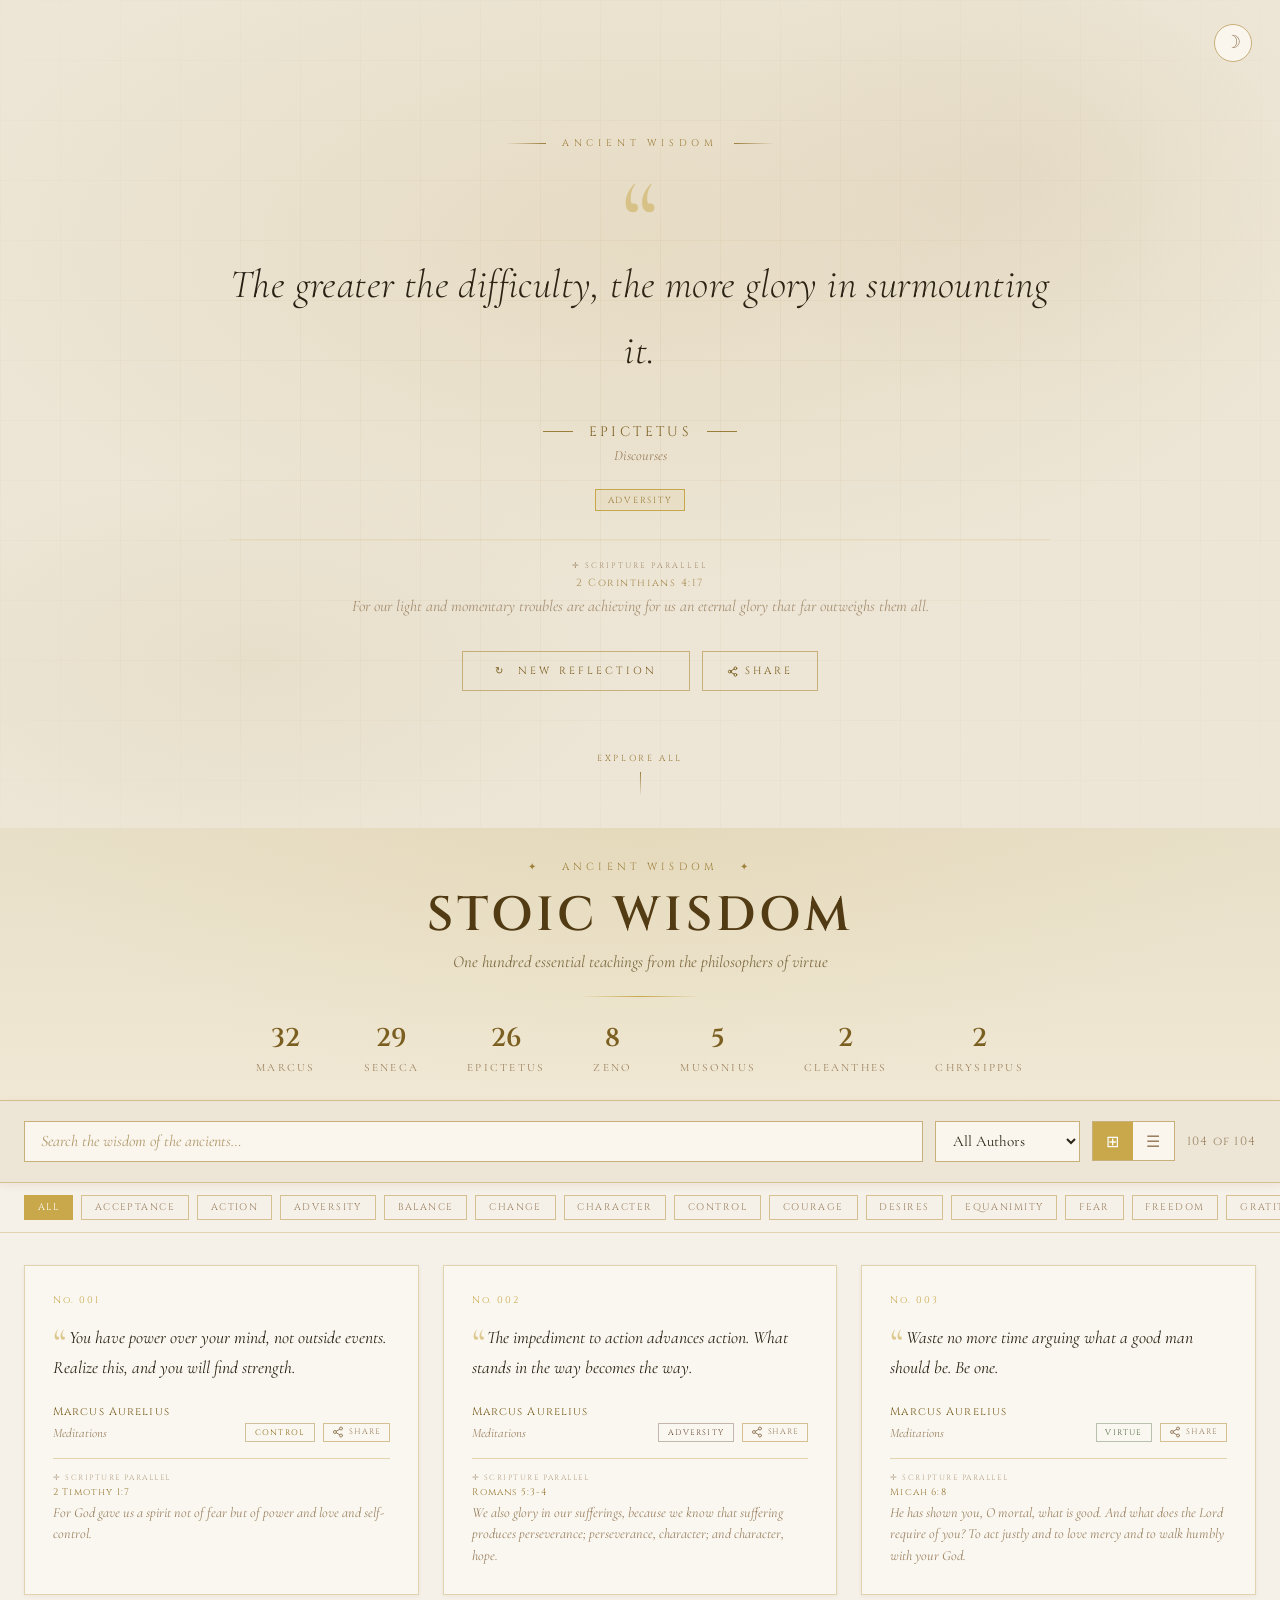
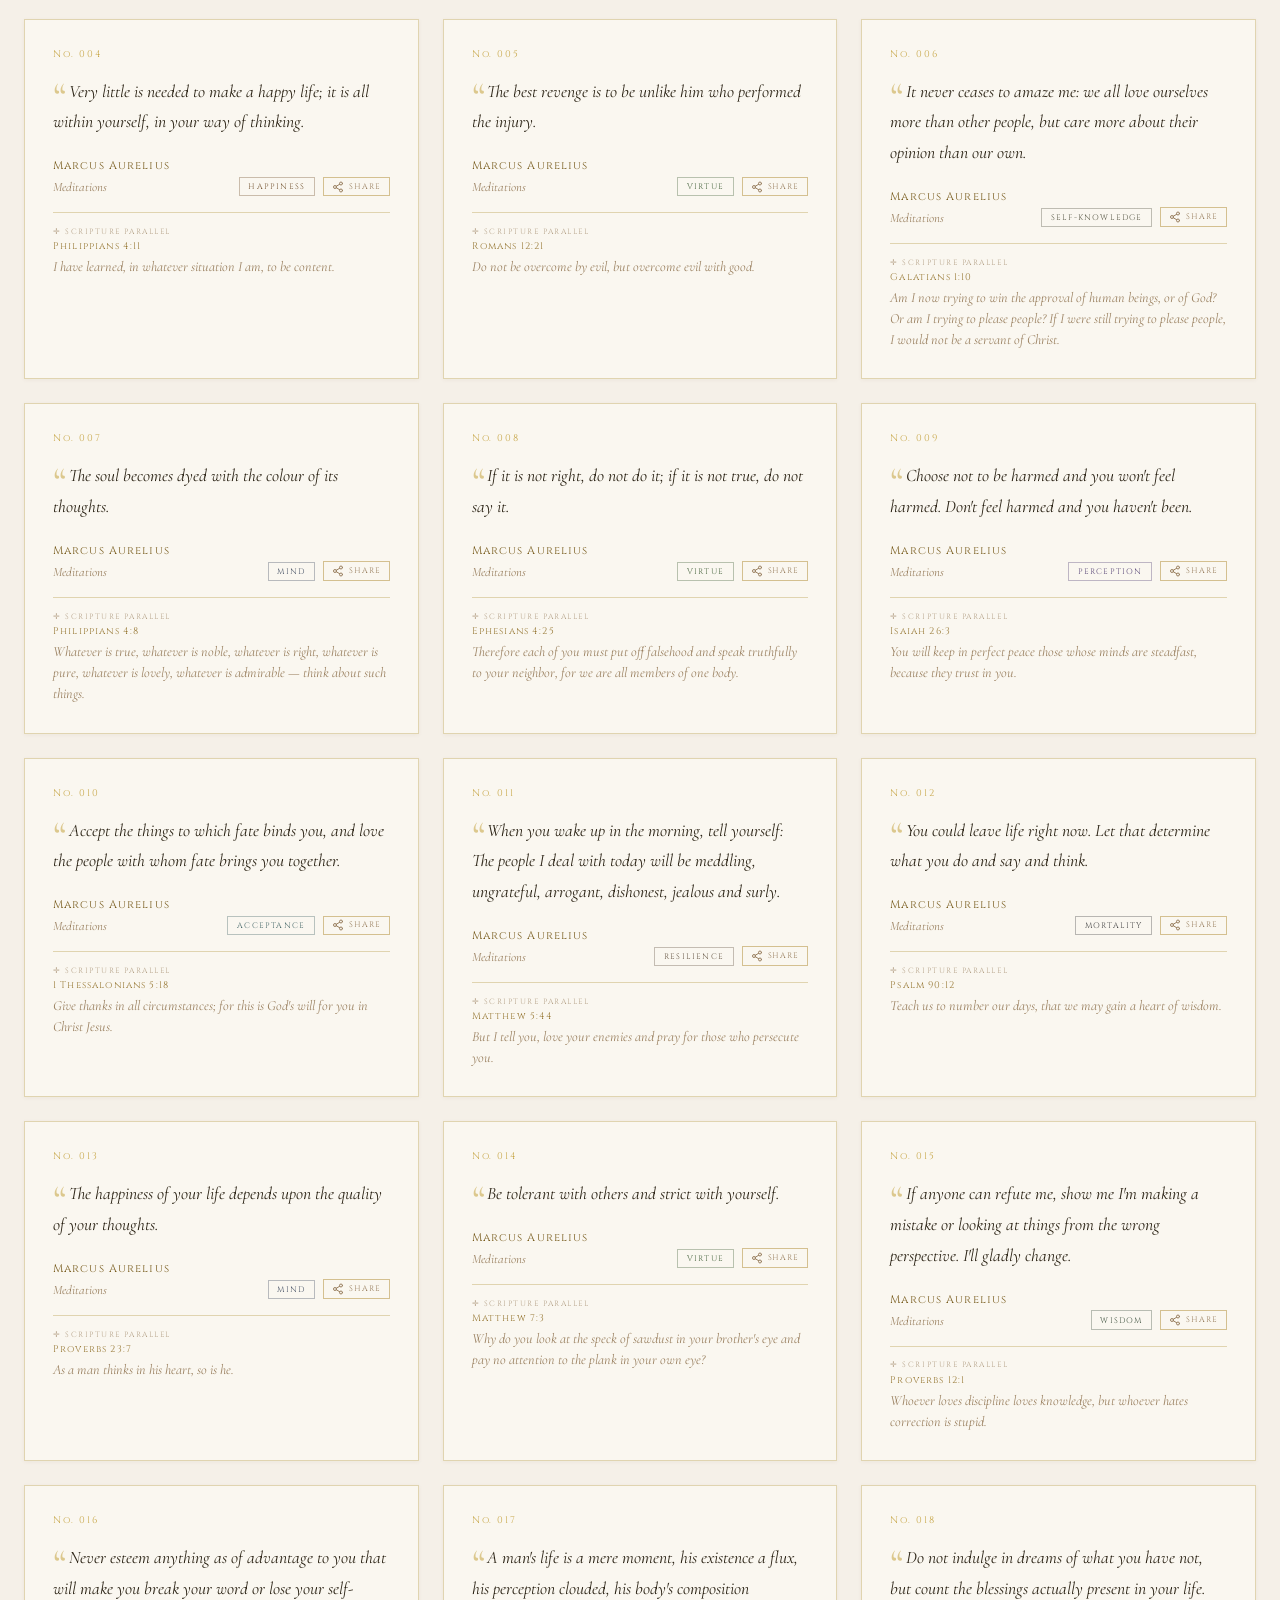
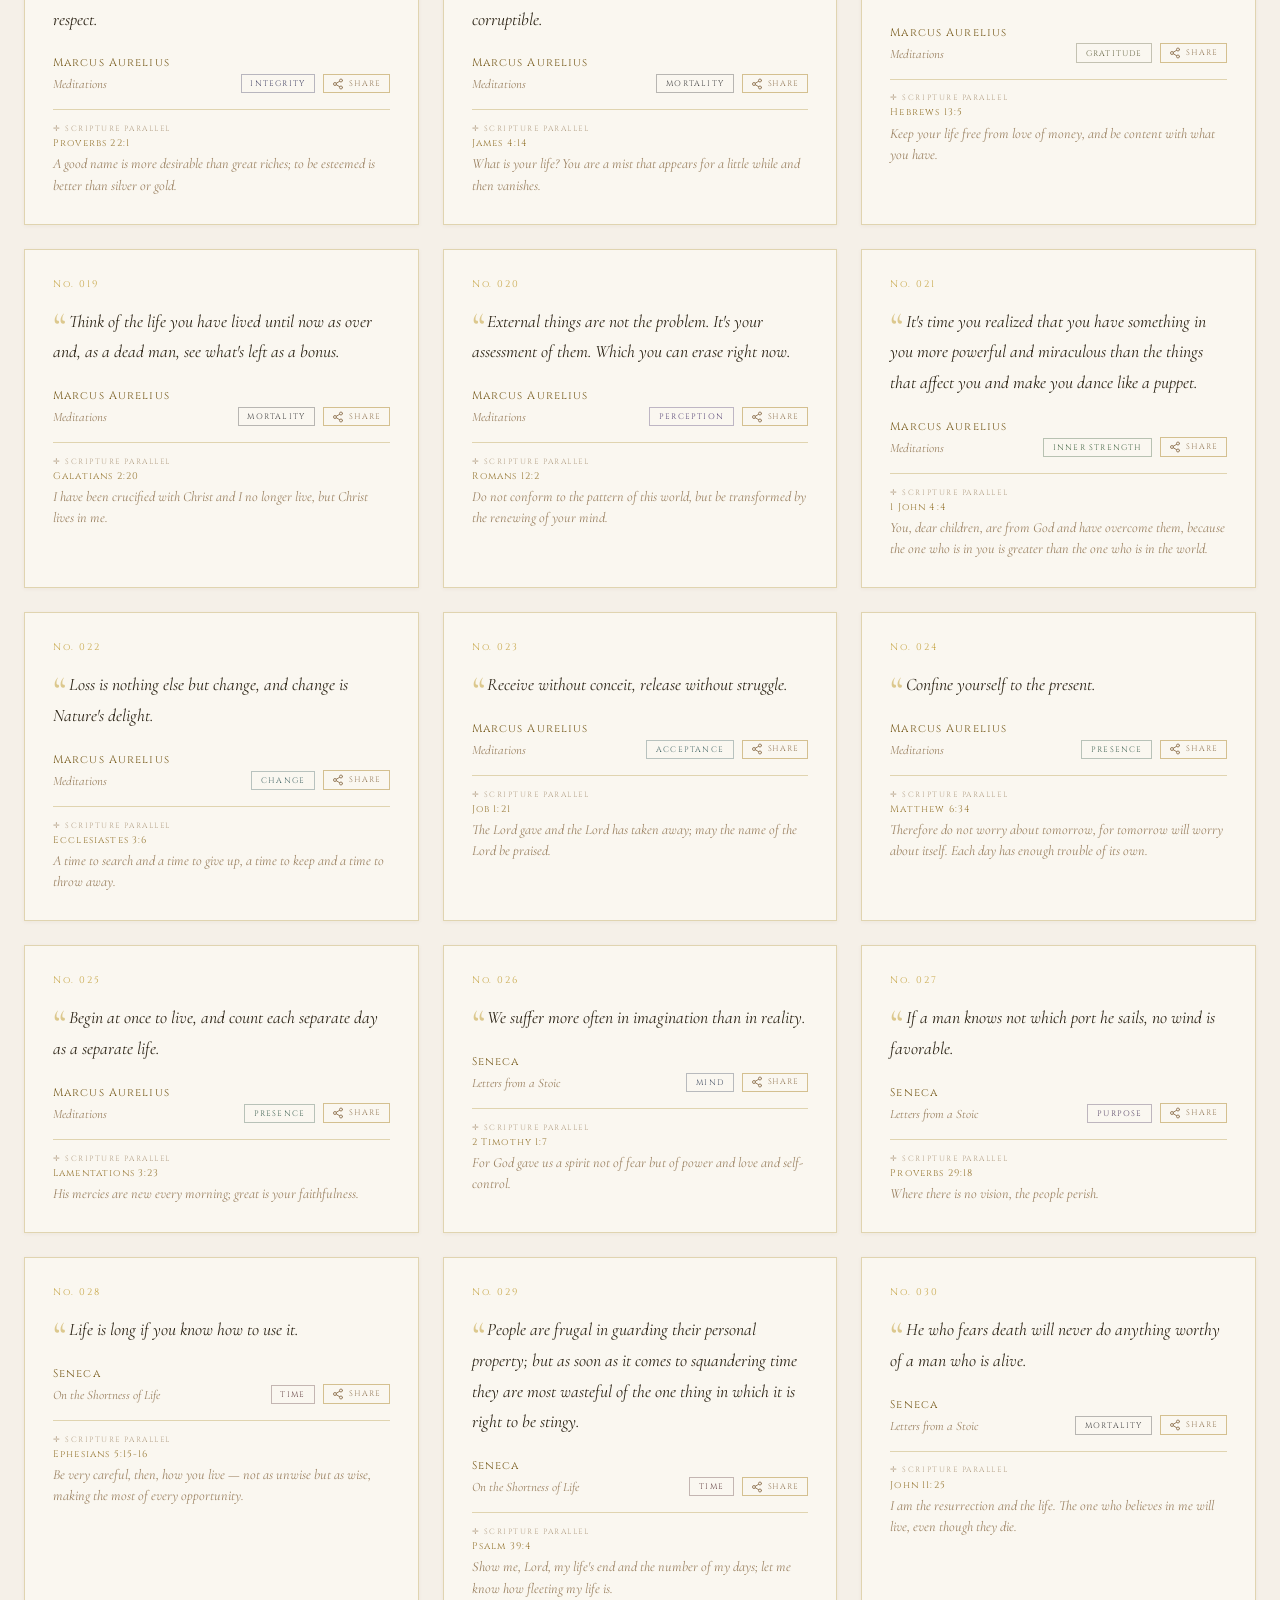
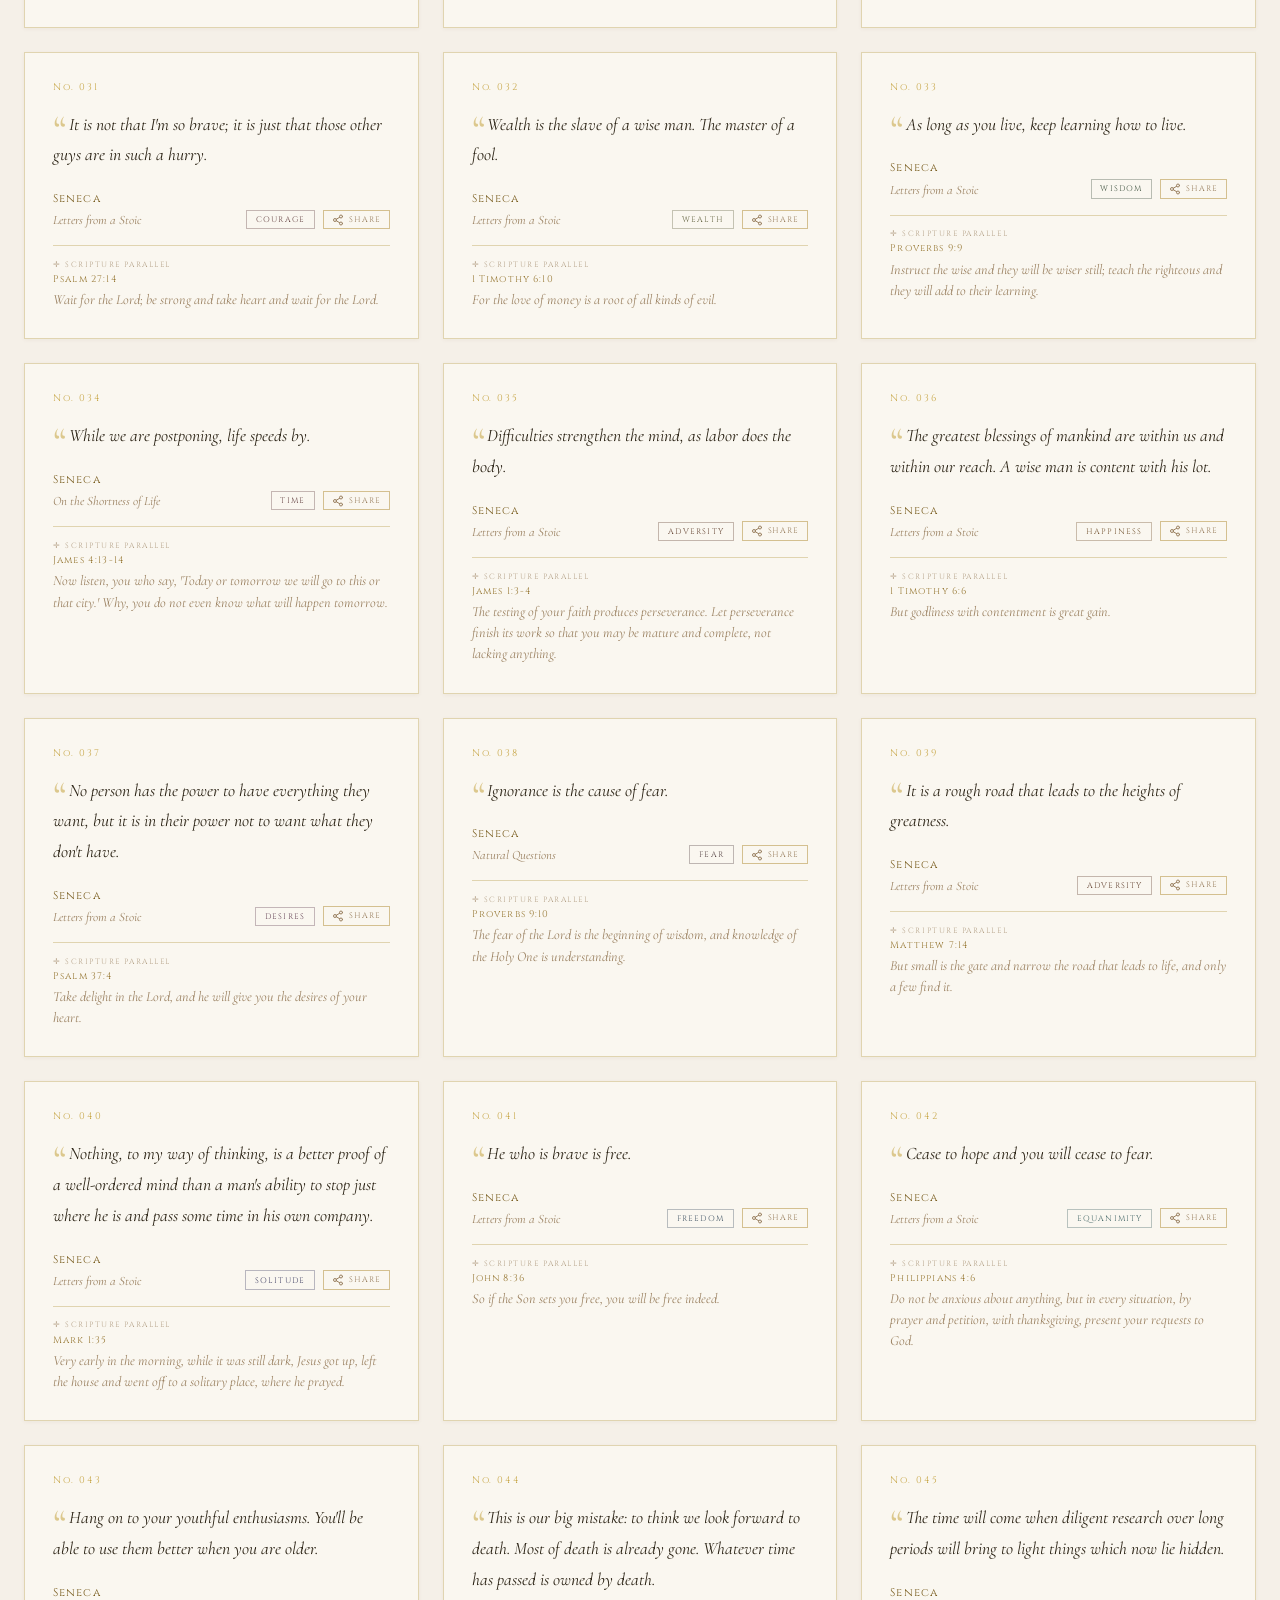
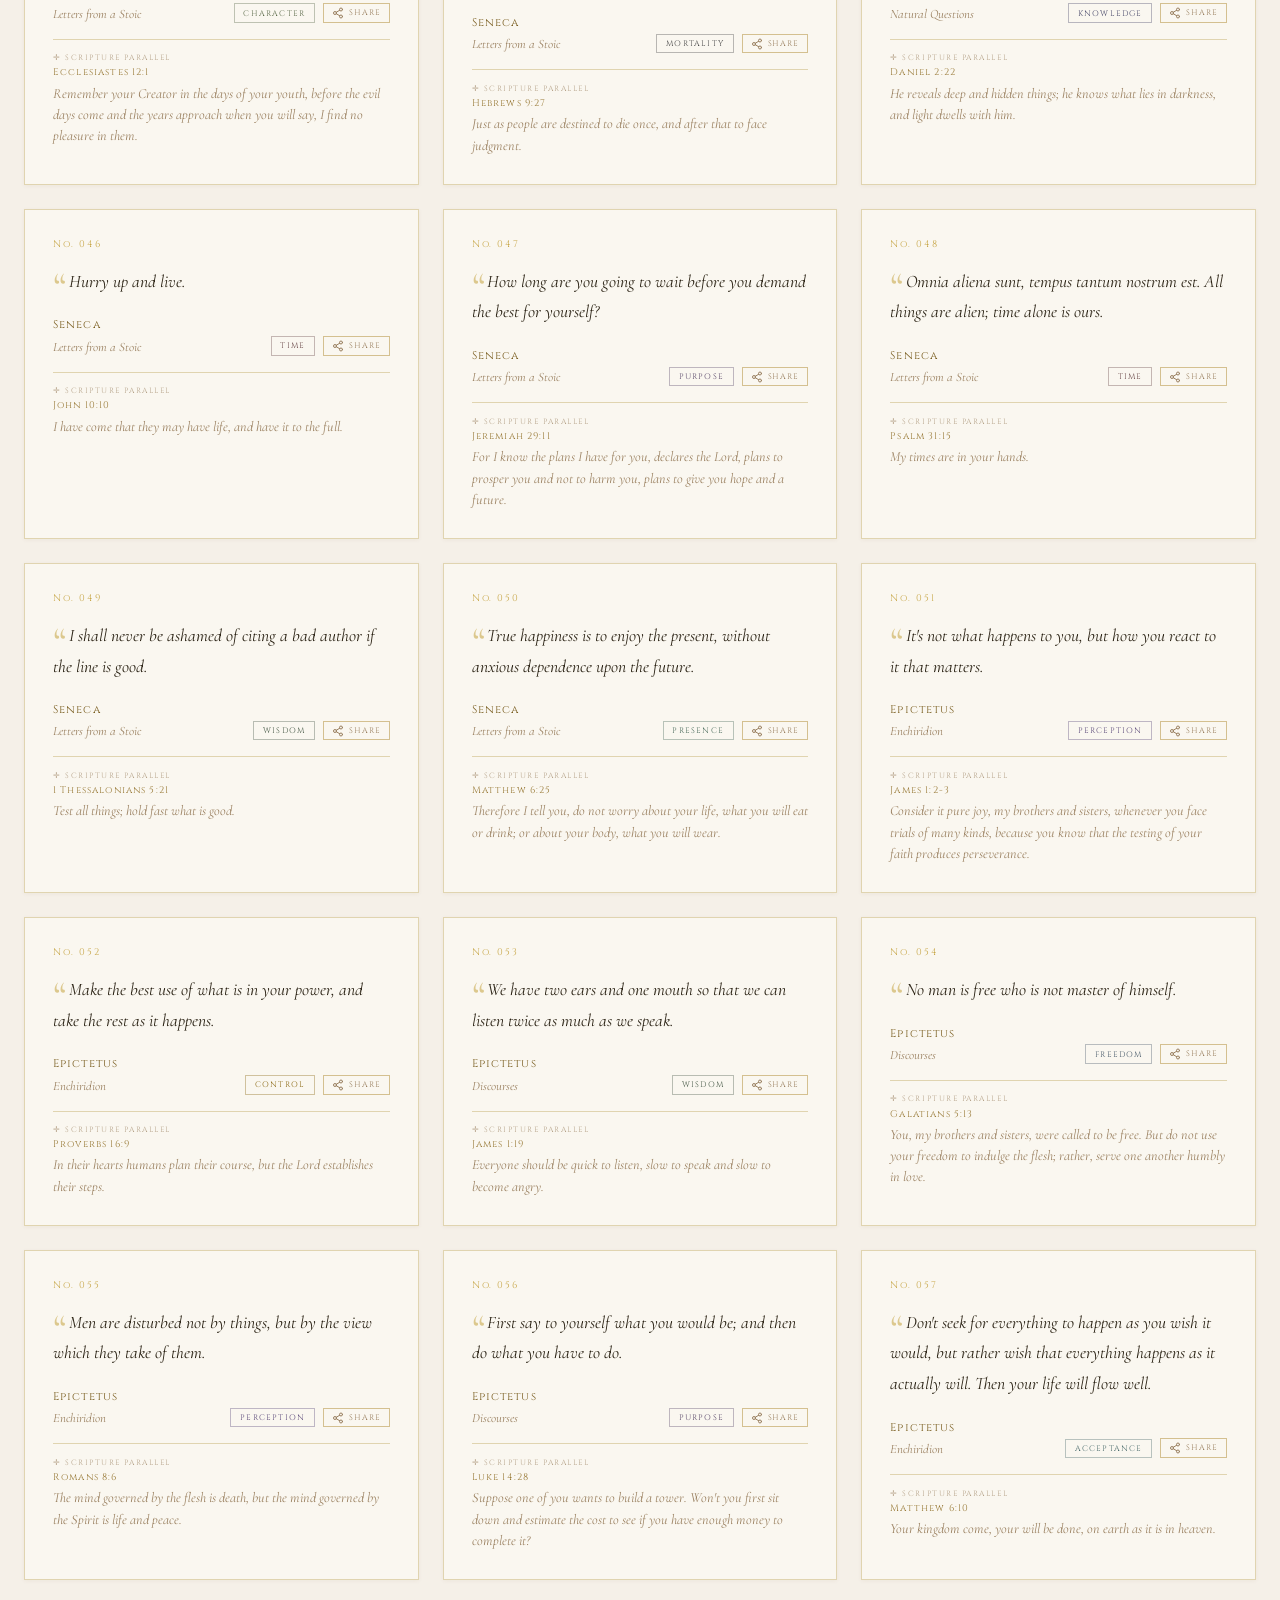
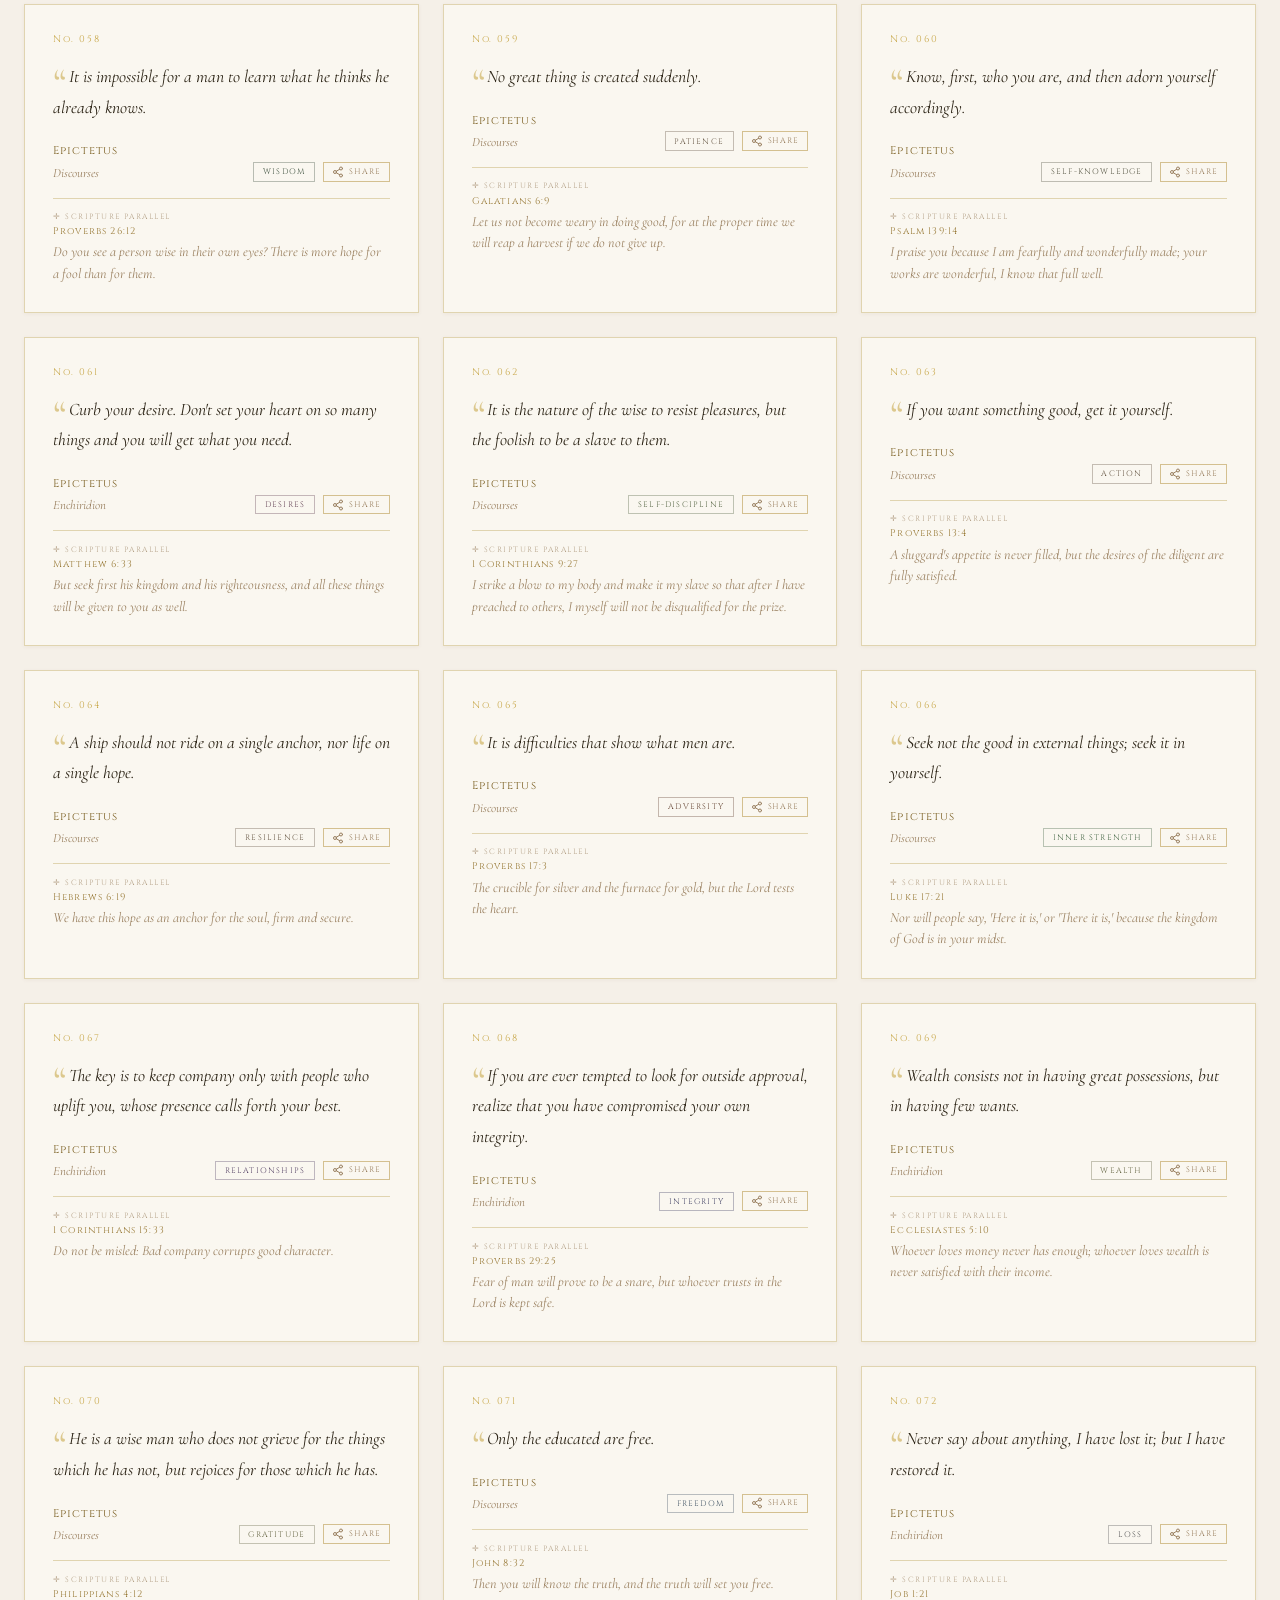
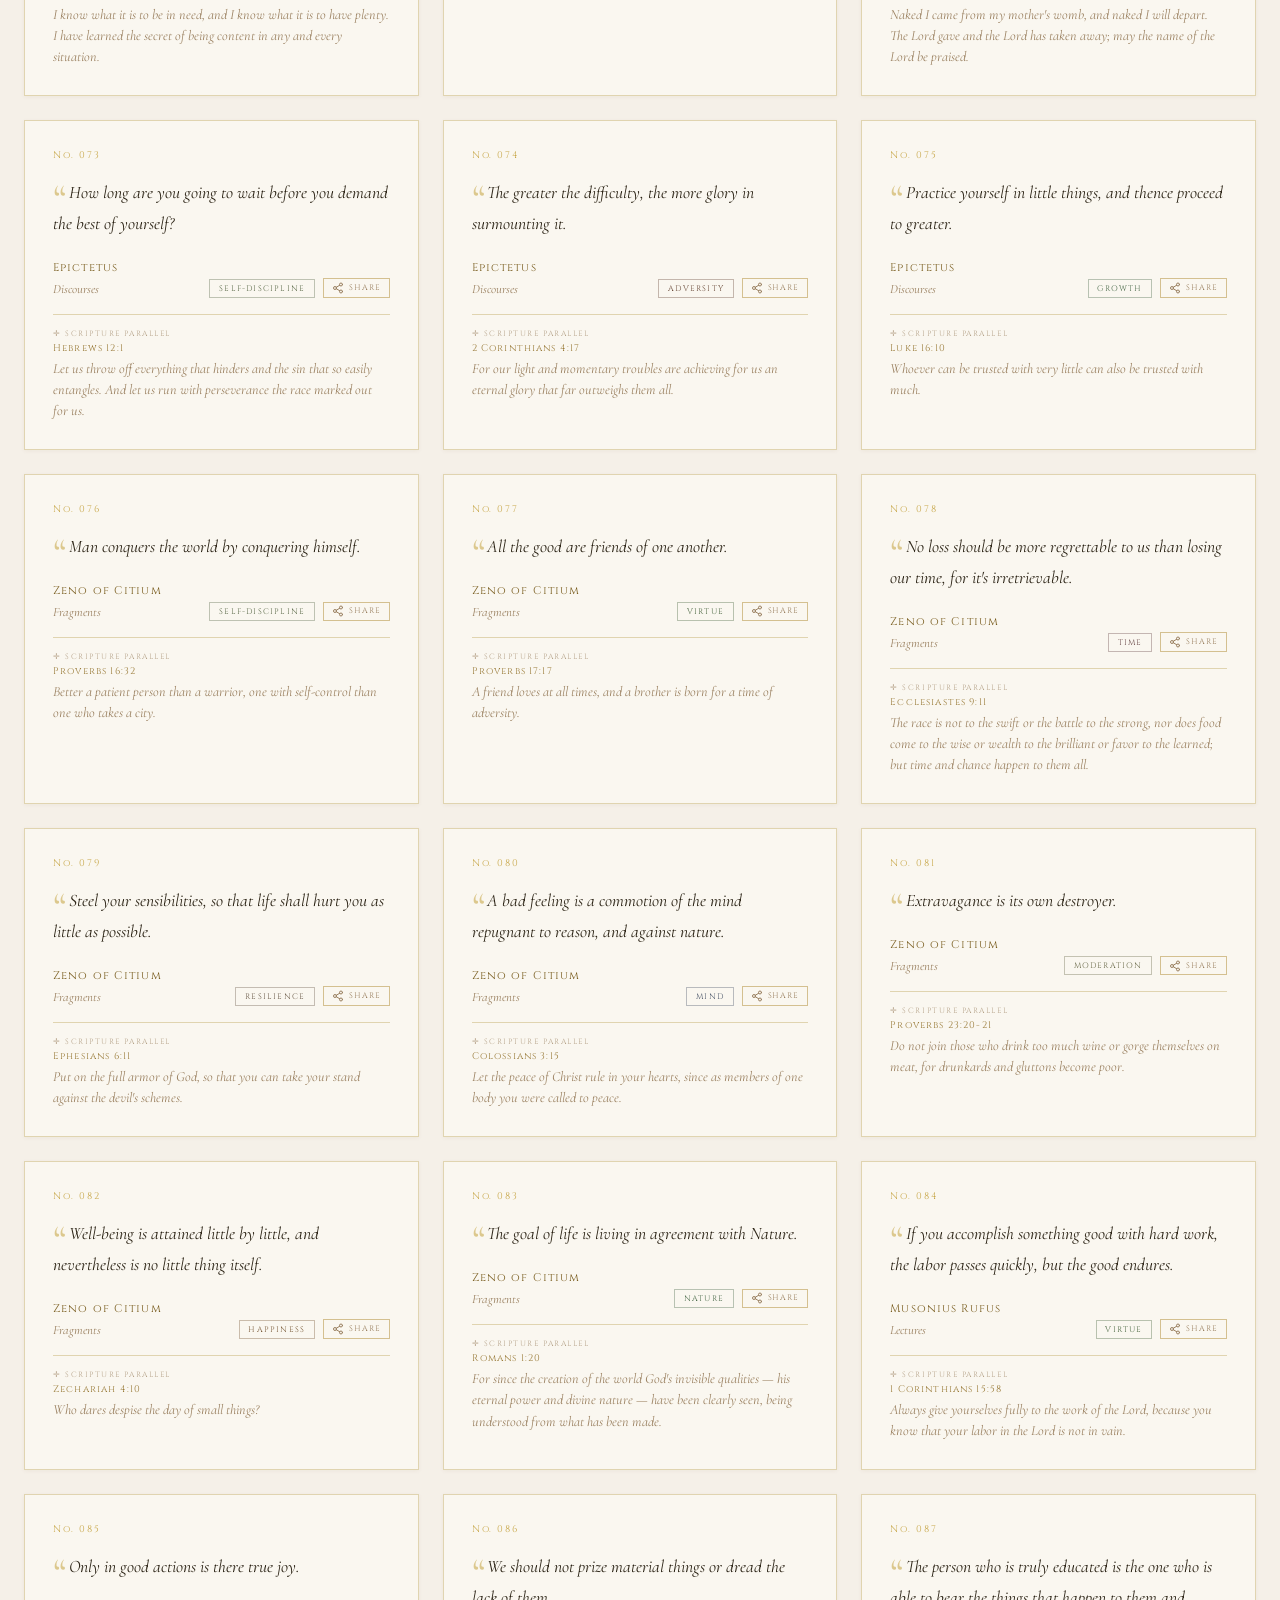
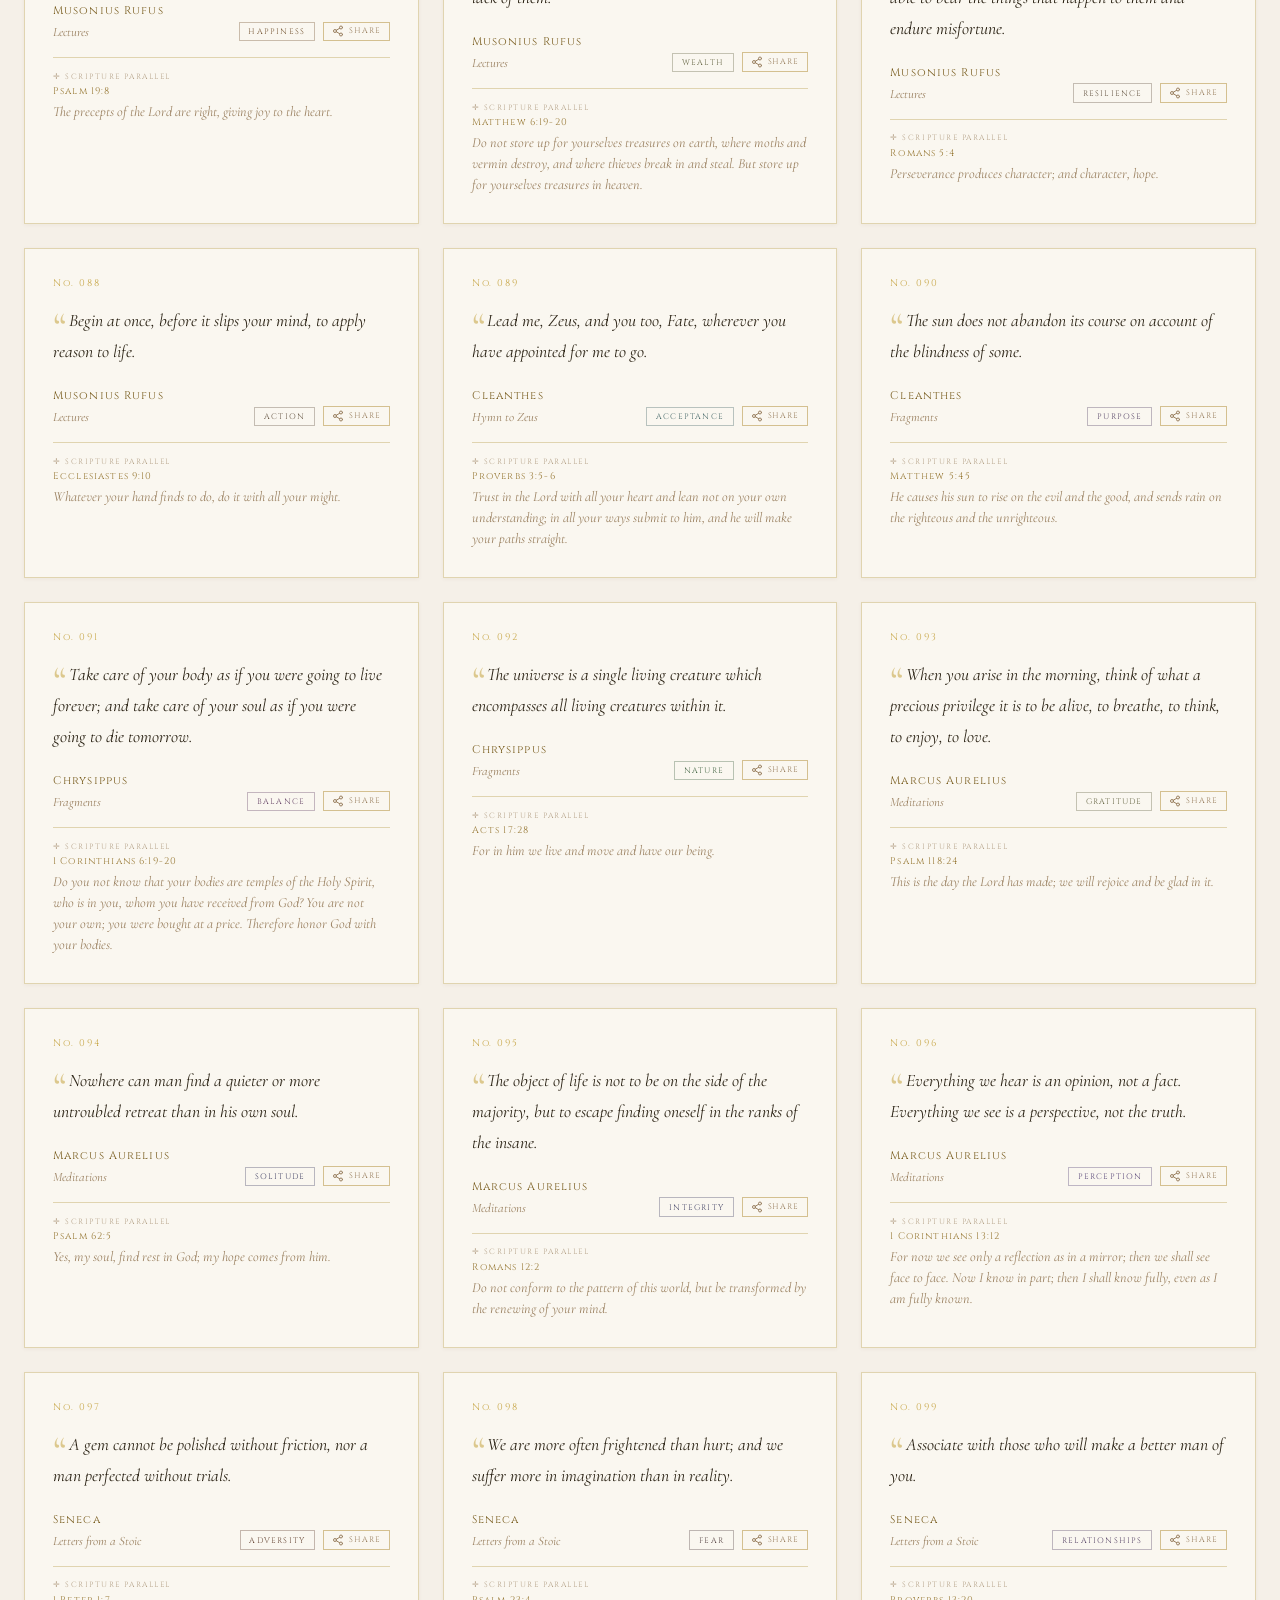
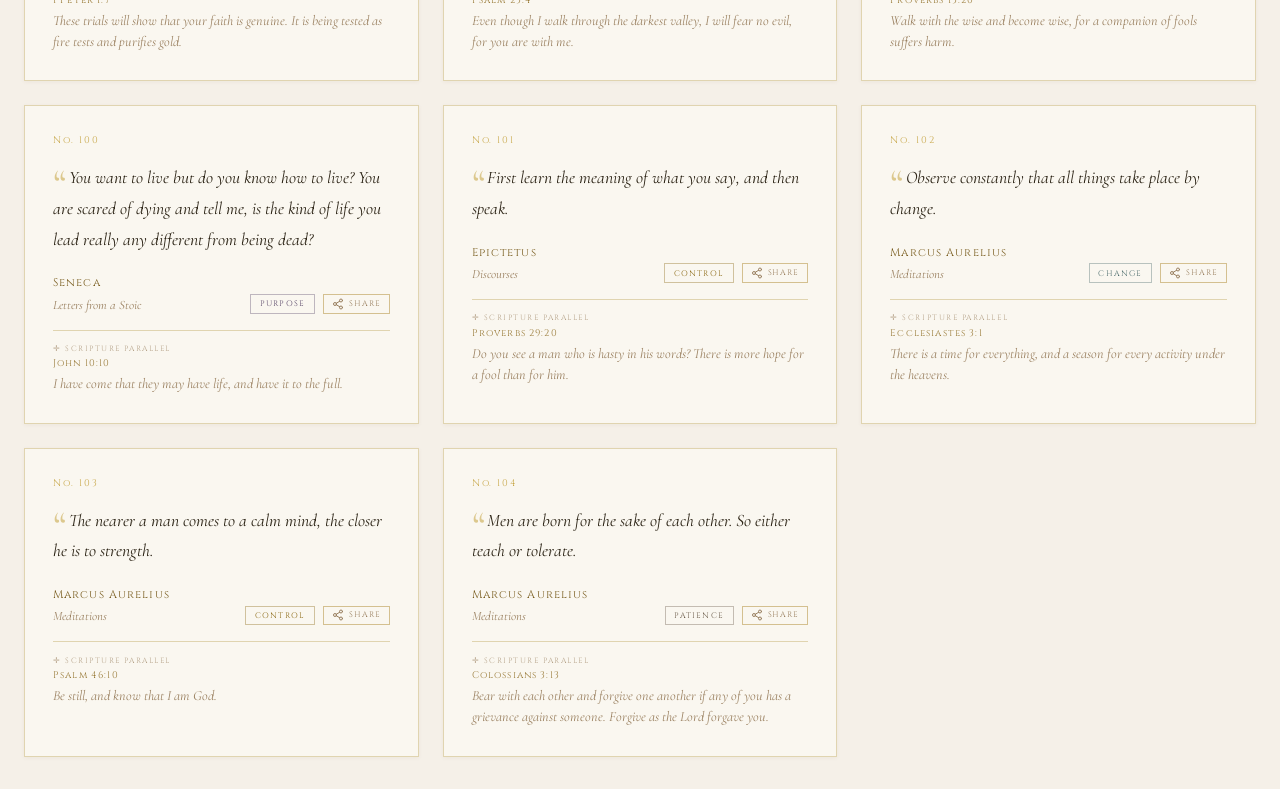
<file: stoic.html>
<!DOCTYPE html>
<html lang="en">
<head>
<meta charset="UTF-8">
<meta name="viewport" content="width=device-width, initial-scale=1.0">
<title>Stoic Wisdom — 100 Essential Teachings</title>
<link rel="preconnect" href="https://fonts.googleapis.com">
<link rel="preconnect" href="https://fonts.gstatic.com" crossorigin>
<link href="https://fonts.googleapis.com/css2?family=Cormorant+Garamond:ital,wght@0,300;0,400;0,600;1,300;1,400&family=Cinzel:wght@400;600&display=swap" rel="stylesheet">

<!-- Google Analytics --> 
<script async src="https://www.googletagmanager.com/gtag/js?id=G-VW34240TN2"></script>
<script>
  window.dataLayer = window.dataLayer || [];
  function gtag(){dataLayer.push(arguments);}
  gtag('js', new Date()); gtag('config', 'G-VW34240TN2');
</script>
  
<style>
  *, *::before, *::after { box-sizing: border-box; margin: 0; padding: 0; }
  html { scroll-behavior: smooth; }

  /* ── LIGHT MODE TOKENS (default) ──────────────────────── */
  :root {
    --bg-page:        #f5f0e8;
    --bg-hero:        #ede6d6;
    --bg-header:      linear-gradient(180deg, #e8dfc8 0%, #f0e8d4 100%);
    --bg-controls:    #ede6d6;
    --bg-themes:      #f5f0e8;
    --bg-card:        #faf7f0;
    --bg-card-hover:  #ffffff;
    --bg-input:       #faf6ee;
    --bg-modal:       #faf7f0;
    --bg-vbtn-active: #c8a84b;

    --border-header:  #d4c090;
    --border-controls:#d4c090;
    --border-themes:  #e0d4b0;
    --border-card:    #e0d4b0;
    --border-card-hov:#c8a84b;
    --border-input:   #c8b07a;
    --border-pill:    #d4c090;
    --border-modal:   #c8a84b;

    --text-body:      #2c2416;
    --text-hero-q:    #1e1810;
    --text-muted:     #9a8060;
    --text-faint:     #b0986a;
    --text-author:    #7a5e20;
    --text-accent:    #9a7c3a;
    --text-gold:      #c8a84b;
    --text-title:     #4a3410;
    --text-subtitle:  #7a6840;
    --text-number:    #c8a84b;
    --text-vbtn:      #9a8060;
    --text-vbtn-act:  #ffffff;

    --shadow-card:    0 1px 4px rgba(100,70,20,0.06);
    --shadow-card-hov:0 6px 20px rgba(100,70,20,0.10);
    --shadow-controls:0 2px 8px rgba(100,70,20,0.08);
    --shadow-modal:   0 20px 60px rgba(80,50,10,0.25);
    --overlay-bg:     rgba(40,28,10,0.55);

    --grid-line:      rgba(160,120,50,0.07);
    --hero-glow1:     rgba(180,140,60,0.12);
    --hero-glow2:     rgba(160,120,50,0.07);
    --hero-glow3:     rgba(140,100,40,0.06);
    --quote-mark-col: rgba(200,168,75,0.6);
  }

  /* ── DARK MODE TOKENS ─────────────────────────────────── */
  [data-theme="dark"] {
    --bg-page:        #0d0c0a;
    --bg-hero:        #0a0907;
    --bg-header:      linear-gradient(180deg, #1a1710 0%, #0d0c0a 100%);
    --bg-controls:    #110f0c;
    --bg-themes:      #0f0e0b;
    --bg-card:        #141210;
    --bg-card-hover:  #181510;
    --bg-input:       #1a1710;
    --bg-modal:       #141210;
    --bg-vbtn-active: #3a3020;

    --border-header:  #3a3020;
    --border-controls:#2a2015;
    --border-themes:  #2a2015;
    --border-card:    #2a2015;
    --border-card-hov:#5a4a2a;
    --border-input:   #3a3020;
    --border-pill:    #2a2015;
    --border-modal:   #5a4a2a;

    --text-body:      #d4c9a8;
    --text-hero-q:    #e8d9a8;
    --text-muted:     #6a5a3a;
    --text-faint:     #5a4a2a;
    --text-author:    #c8a84b;
    --text-accent:    #9a7c3a;
    --text-gold:      #c8a84b;
    --text-title:     #c8a84b;
    --text-subtitle:  #8a7a5a;
    --text-number:    #4a3a1a;
    --text-vbtn:      #6a5a3a;
    --text-vbtn-act:  #c8a84b;

    --shadow-card:    none;
    --shadow-card-hov:none;
    --shadow-controls:none;
    --shadow-modal:   0 0 80px rgba(0,0,0,0.8), 0 0 40px rgba(140,100,30,0.1);
    --overlay-bg:     rgba(0,0,0,0.85);

    --grid-line:      rgba(120,90,30,0.04);
    --hero-glow1:     rgba(160,120,40,0.10);
    --hero-glow2:     rgba(100,70,20,0.06);
    --hero-glow3:     rgba(80,60,20,0.05);
    --quote-mark-col: #4a3a1a;
  }

  body {
    min-height: 100vh;
    background: var(--bg-page);
    font-family: 'Cormorant Garamond', Georgia, serif;
    color: var(--text-body);
    transition: background 0.35s ease, color 0.35s ease;
  }

  /* ── THEME TOGGLE ─────────────────────────────────────── */
  .theme-toggle {
    background: var(--bg-input);
    border: 1px solid var(--border-input);
    color: var(--text-muted);
    width: 2.4rem;
    height: 2.4rem;
    border-radius: 50%;
    cursor: pointer;
    font-size: 1.1rem;
    display: flex;
    align-items: center;
    justify-content: center;
    flex-shrink: 0;
    transition: border-color 0.2s, color 0.2s, background 0.2s;
    position: relative;
    overflow: hidden;
  }
  .theme-toggle:hover { border-color: var(--text-accent); color: var(--text-accent); }
  .theme-toggle .icon-sun,
  .theme-toggle .icon-moon {
    position: absolute;
    line-height: 1;
    transition: opacity 0.3s, transform 0.3s;
  }
  .theme-toggle .icon-sun  { opacity: 0; transform: rotate(90deg) scale(0.5); }
  .theme-toggle .icon-moon { opacity: 1; transform: rotate(0deg)  scale(1);   }
  [data-theme="dark"] .theme-toggle .icon-sun  { opacity: 1; transform: rotate(0deg)   scale(1);   }
  [data-theme="dark"] .theme-toggle .icon-moon { opacity: 0; transform: rotate(-90deg) scale(0.5); }

  .hero-theme-toggle {
    position: absolute;
    top: 1.5rem;
    right: 1.75rem;
    z-index: 10;
  }

  /* ── HERO ─────────────────────────────────────────────── */
  .hero-section {
    position: relative;
    min-height: 92vh;
    display: flex;
    flex-direction: column;
    align-items: center;
    justify-content: center;
    text-align: center;
    padding: 5rem 2rem 5rem;
    overflow: hidden;
    background: var(--bg-hero);
    transition: background 0.35s ease;
  }

  .hero-bg {
    position: absolute;
    inset: 0;
    background:
      radial-gradient(ellipse 80% 60% at 50% 30%, var(--hero-glow1) 0%, transparent 70%),
      radial-gradient(ellipse 50% 40% at 20% 80%, var(--hero-glow2) 0%, transparent 60%),
      radial-gradient(ellipse 40% 50% at 80% 20%, var(--hero-glow3) 0%, transparent 60%);
    pointer-events: none;
  }

  .hero-grid {
    position: absolute;
    inset: 0;
    background-image:
      linear-gradient(var(--grid-line) 1px, transparent 1px),
      linear-gradient(90deg, var(--grid-line) 1px, transparent 1px);
    background-size: 60px 60px;
    pointer-events: none;
    -webkit-mask-image: radial-gradient(ellipse 80% 80% at 50% 50%, black 0%, transparent 100%);
    mask-image: radial-gradient(ellipse 80% 80% at 50% 50%, black 0%, transparent 100%);
  }

  .hero-eyebrow {
    font-family: 'Cinzel', serif;
    font-size: 0.6rem;
    letter-spacing: 0.5em;
    color: var(--text-accent);
    text-transform: uppercase;
    margin-bottom: 3rem;
    display: flex;
    align-items: center;
    gap: 1rem;
  }

  .hero-eyebrow::before,
  .hero-eyebrow::after {
    content: '';
    width: 40px;
    height: 1px;
    background: linear-gradient(90deg, transparent, var(--text-accent));
  }
  .hero-eyebrow::after {
    background: linear-gradient(90deg, var(--text-accent), transparent);
  }

  .hero-quote-wrap {
    max-width: 820px;
    transition: opacity 0.4s ease, transform 0.4s ease;
  }
  .hero-quote-wrap.fading {
    opacity: 0;
    transform: translateY(10px);
  }

  .hero-open-quote {
    font-family: 'Cormorant Garamond', serif;
    font-size: 7rem;
    color: var(--text-gold);
    line-height: 0.4;
    display: block;
    margin-bottom: 0.5rem;
    user-select: none;
    opacity: 0.5;
  }

  .hero-quote-text {
    font-family: 'Cormorant Garamond', serif;
    font-size: clamp(1.5rem, 3.5vw, 2.5rem);
    font-style: italic;
    font-weight: 300;
    line-height: 1.65;
    color: var(--text-hero-q);
    margin-bottom: 2.5rem;
    letter-spacing: 0.01em;
    transition: color 0.35s ease;
  }

  .hero-attribution {
    display: flex;
    flex-direction: column;
    align-items: center;
    gap: 0.4rem;
    margin-bottom: 1.5rem;
  }

  .hero-author-line {
    display: flex;
    align-items: center;
    gap: 1rem;
  }

  .hero-rule {
    width: 30px;
    height: 1px;
    background: var(--text-accent);
  }

  .hero-author {
    font-family: 'Cinzel', serif;
    font-size: 0.85rem;
    letter-spacing: 0.25em;
    color: var(--text-author);
    text-transform: uppercase;
  }

  .hero-source {
    font-family: 'Cormorant Garamond', serif;
    font-size: 0.9rem;
    font-style: italic;
    color: var(--text-muted);
  }

  .hero-theme-pill {
    display: inline-block;
    font-family: 'Cinzel', serif;
    font-size: 0.55rem;
    letter-spacing: 0.2em;
    text-transform: uppercase;
    padding: 0.25rem 0.75rem;
    border: 1px solid var(--text-gold);
    color: var(--text-accent);
    margin-bottom: 1.5rem;
    background: rgba(200,168,75,0.08);
  }

  /* ── HERO SCRIPTURE PARALLEL ─────────────────────────── */
  .hero-verse {
    margin-top: 0.25rem;
    margin-bottom: 2rem;
    padding-top: 1.25rem;
    border-top: 1px solid rgba(200,168,75,0.2);
    display: flex;
    flex-direction: column;
    align-items: center;
    gap: 0.25rem;
    opacity: 0.85;
  }
  .hero-verse-label {
    font-family: 'Cinzel', serif;
    font-size: 0.5rem;
    letter-spacing: 0.25em;
    text-transform: uppercase;
    color: var(--text-muted);
    margin-bottom: 0.1rem;
  }
  .hero-verse-citation {
    font-family: 'Cinzel', serif;
    font-size: 0.65rem;
    letter-spacing: 0.15em;
    color: var(--text-accent);
  }
  .hero-verse-text {
    font-family: 'Cormorant Garamond', serif;
    font-size: 1rem;
    font-style: italic;
    color: var(--text-muted);
    line-height: 1.55;
    max-width: 580px;
  }

  .hero-refresh-btn {
    background: none;
    border: 1px solid var(--border-input);
    color: var(--text-author);
    padding: 0.75rem 2rem;
    font-family: 'Cinzel', serif;
    font-size: 0.65rem;
    letter-spacing: 0.3em;
    text-transform: uppercase;
    cursor: pointer;
    transition: border-color 0.25s, color 0.25s, background 0.25s;
  }

  .hero-refresh-btn:hover {
    border-color: var(--text-accent);
    color: var(--text-body);
    background: rgba(160,120,40,0.08);
  }

  .hero-scroll-hint {
    position: absolute;
    bottom: 2rem;
    left: 50%;
    transform: translateX(-50%);
    display: flex;
    flex-direction: column;
    align-items: center;
    gap: 0.5rem;
    color: var(--text-accent);
    font-family: 'Cinzel', serif;
    font-size: 0.55rem;
    letter-spacing: 0.3em;
    text-transform: uppercase;
    animation: scrollBounce 2s ease-in-out infinite;
    text-decoration: none;
  }

  .hero-scroll-arrow {
    width: 1px;
    height: 24px;
    background: linear-gradient(180deg, var(--text-accent), transparent);
  }

  @keyframes scrollBounce {
    0%, 100% { transform: translateX(-50%) translateY(0); }
    50%       { transform: translateX(-50%) translateY(6px); }
  }

  /* ── STATS HEADER ─────────────────────────────────────── */
  .stoic-header {
    background: var(--bg-header);
    border-bottom: 1px solid var(--border-header);
    padding: 2rem 2rem 1.5rem;
    text-align: center;
    position: relative;
    overflow: hidden;
    transition: border-color 0.35s ease;
  }

  .stoic-header::before {
    content: '';
    position: absolute;
    inset: 0;
    background: radial-gradient(ellipse at 50% 0%, rgba(200,168,75,0.10) 0%, transparent 70%);
    pointer-events: none;
  }

  .header-ornament {
    font-family: 'Cinzel', serif;
    color: var(--text-accent);
    font-size: 0.65rem;
    letter-spacing: 0.4em;
    text-transform: uppercase;
    margin-bottom: 1rem;
  }

  .header-title {
    font-family: 'Cinzel', serif;
    font-size: clamp(1.8rem, 5vw, 3rem);
    font-weight: 600;
    color: var(--text-title);
    letter-spacing: 0.08em;
    line-height: 1.1;
    margin-bottom: 0.5rem;
    transition: color 0.35s ease;
  }

  .header-subtitle {
    font-family: 'Cormorant Garamond', serif;
    font-size: 1.05rem;
    font-style: italic;
    color: var(--text-subtitle);
    margin-bottom: 1.5rem;
    transition: color 0.35s ease;
  }

  .header-divider {
    width: 120px;
    height: 1px;
    background: linear-gradient(90deg, transparent, var(--text-gold), transparent);
    margin: 0 auto 1.5rem;
  }

  .stats-row {
    display: flex;
    justify-content: center;
    flex-wrap: wrap;
    gap: 2rem 3rem;
  }

  .stat-item { text-align: center; }

  .stat-number {
    font-family: 'Cinzel', serif;
    font-size: 1.6rem;
    color: var(--text-author);
    font-weight: 600;
    display: block;
    transition: color 0.35s ease;
  }

  .stat-label {
    font-size: 0.7rem;
    color: var(--text-muted);
    letter-spacing: 0.2em;
    text-transform: uppercase;
    transition: color 0.35s ease;
  }

  /* ── CONTROLS ─────────────────────────────────────────── */
  .controls {
    background: var(--bg-controls);
    border-bottom: 1px solid var(--border-controls);
    padding: 1.25rem 1.5rem;
    display: flex;
    flex-wrap: wrap;
    gap: 0.75rem;
    align-items: center;
    position: sticky;
    top: 0;
    z-index: 100;
    box-shadow: var(--shadow-controls);
    transition: background 0.35s ease, border-color 0.35s ease;
  }

  .search-input {
    flex: 1;
    min-width: 180px;
    background: var(--bg-input);
    border: 1px solid var(--border-input);
    color: var(--text-body);
    padding: 0.6rem 1rem;
    font-family: 'Cormorant Garamond', serif;
    font-size: 1rem;
    outline: none;
    transition: border-color 0.2s, box-shadow 0.2s, background 0.35s ease, color 0.35s ease;
  }
  .search-input:focus { border-color: var(--text-accent); box-shadow: 0 0 0 3px rgba(154,124,58,0.12); }
  .search-input::placeholder { color: var(--text-faint); font-style: italic; }

  .filter-select {
    background: var(--bg-input);
    border: 1px solid var(--border-input);
    color: var(--text-body);
    padding: 0.6rem 0.8rem;
    font-family: 'Cormorant Garamond', serif;
    font-size: 0.95rem;
    outline: none;
    cursor: pointer;
    transition: border-color 0.2s, background 0.35s ease, color 0.35s ease;
  }
  .filter-select:focus { border-color: var(--text-accent); }

  .view-toggle { display: flex; border: 1px solid var(--border-input); overflow: hidden; transition: border-color 0.35s ease; }

  .view-btn {
    background: var(--bg-input);
    border: none;
    color: var(--text-vbtn);
    padding: 0.6rem 0.85rem;
    cursor: pointer;
    font-size: 1rem;
    transition: all 0.2s;
  }
  .view-btn.active { background: var(--bg-vbtn-active); color: var(--text-vbtn-act); }

  .results-info {
    font-size: 0.75rem;
    color: var(--text-muted);
    font-family: 'Cinzel', serif;
    letter-spacing: 0.1em;
    white-space: nowrap;
    transition: color 0.35s ease;
  }

  /* ── THEMES BAR ───────────────────────────────────────── */
  .themes-bar {
    background: var(--bg-themes);
    border-bottom: 1px solid var(--border-themes);
    padding: 0.75rem 1.5rem;
    display: flex;
    gap: 0.5rem;
    overflow-x: auto;
    scrollbar-width: none;
    transition: background 0.35s ease, border-color 0.35s ease;
  }
  .themes-bar::-webkit-scrollbar { display: none; }

  .theme-pill {
    background: none;
    border: 1px solid var(--border-pill);
    color: var(--text-muted);
    padding: 0.3rem 0.8rem;
    font-family: 'Cinzel', serif;
    font-size: 0.6rem;
    letter-spacing: 0.15em;
    text-transform: uppercase;
    cursor: pointer;
    white-space: nowrap;
    transition: all 0.2s;
  }
  .theme-pill:hover { border-color: var(--text-accent); color: var(--text-body); background: rgba(154,124,58,0.06); }
  .theme-pill.active { background: var(--text-gold); border-color: var(--text-gold); color: #fff; }

  /* ── CONTENT AREA ─────────────────────────────────────── */
  .content {
    padding: 2rem 1.5rem;
    max-width: 1400px;
    margin: 0 auto;
    background: var(--bg-page);
    transition: background 0.35s ease;
  }

  /* ── GRID VIEW ────────────────────────────────────────── */
  .grid-view {
    display: grid;
    grid-template-columns: repeat(auto-fill, minmax(300px, 1fr));
    gap: 1.5rem;
  }

  .quote-card {
    background: var(--bg-card);
    border: 1px solid var(--border-card);
    padding: 1.75rem;
    cursor: pointer;
    transition: all 0.25s;
    position: relative;
    overflow: hidden;
    box-shadow: var(--shadow-card);
  }
  .quote-card::before {
    content: '';
    position: absolute;
    top: 0; left: 0;
    width: 3px;
    height: 100%;
    background: linear-gradient(180deg, transparent, var(--text-gold), transparent);
    opacity: 0;
    transition: opacity 0.25s;
  }
  .quote-card:hover { border-color: var(--border-card-hov); background: var(--bg-card-hover); transform: translateY(-2px); box-shadow: var(--shadow-card-hov); }
  .quote-card:hover::before { opacity: 1; }

  .quote-number {
    font-family: 'Cinzel', serif;
    font-size: 0.6rem;
    color: var(--text-number);
    letter-spacing: 0.2em;
    margin-bottom: 1rem;
    transition: color 0.35s ease;
  }

  .quote-text {
    font-family: 'Cormorant Garamond', serif;
    font-size: 1.1rem;
    line-height: 1.75;
    color: var(--text-body);
    font-style: italic;
    margin-bottom: 1.25rem;
    transition: color 0.35s ease;
  }

  .quote-text::before {
    content: '\201C';
    font-size: 2.5rem;
    color: var(--quote-mark-col);
    line-height: 0;
    vertical-align: -0.8rem;
    margin-right: 0.1rem;
    font-style: normal;
  }

  .quote-footer {
    display: flex;
    justify-content: space-between;
    align-items: flex-end;
    gap: 0.75rem;
  }

  .quote-attribution { flex: 1; }

  .quote-author {
    font-family: 'Cinzel', serif;
    font-size: 0.7rem;
    color: var(--text-author);
    letter-spacing: 0.1em;
    display: block;
    margin-bottom: 0.2rem;
    transition: color 0.35s ease;
  }

  .quote-source {
    font-family: 'Cormorant Garamond', serif;
    font-size: 0.8rem;
    color: var(--text-muted);
    font-style: italic;
    transition: color 0.35s ease;
  }

  .quote-theme-badge {
    font-family: 'Cinzel', serif;
    font-size: 0.5rem;
    letter-spacing: 0.15em;
    text-transform: uppercase;
    padding: 0.2rem 0.55rem;
    border: 1px solid;
    white-space: nowrap;
    flex-shrink: 0;
  }

  /* ── LIST VIEW ────────────────────────────────────────── */
  .list-view { display: flex; flex-direction: column; }

  .list-quote-card {
    background: var(--bg-card);
    border-bottom: 1px solid var(--border-card);
    padding: 1.4rem 2rem;
    display: flex;
    gap: 2rem;
    align-items: flex-start;
    cursor: pointer;
    transition: background 0.2s;
  }
  .list-quote-card:hover { background: var(--bg-card-hover); }

  .list-number {
    font-family: 'Cinzel', serif;
    font-size: 0.7rem;
    color: var(--text-number);
    letter-spacing: 0.1em;
    min-width: 2.5rem;
    padding-top: 0.25rem;
    transition: color 0.35s ease;
  }

  .list-content { flex: 1; }

  .list-text {
    font-family: 'Cormorant Garamond', serif;
    font-size: 1.1rem;
    line-height: 1.65;
    color: var(--text-body);
    font-style: italic;
    margin-bottom: 0.5rem;
    transition: color 0.35s ease;
  }

  .list-meta {
    display: flex;
    gap: 1.5rem;
    align-items: center;
    flex-wrap: wrap;
  }

  .list-author {
    font-family: 'Cinzel', serif;
    font-size: 0.62rem;
    color: var(--text-author);
    letter-spacing: 0.1em;
    transition: color 0.35s ease;
  }

  .list-source {
    font-family: 'Cormorant Garamond', serif;
    font-size: 0.8rem;
    color: var(--text-muted);
    font-style: italic;
    transition: color 0.35s ease;
  }

  .list-theme {
    font-family: 'Cinzel', serif;
    font-size: 0.52rem;
    letter-spacing: 0.1em;
    text-transform: uppercase;
  }

  /* ── MODAL ────────────────────────────────────────────── */
  .modal-overlay {
    position: fixed;
    inset: 0;
    background: var(--overlay-bg);
    z-index: 1000;
    display: flex;
    align-items: center;
    justify-content: center;
    padding: 2rem;
    backdrop-filter: blur(4px);
    opacity: 0;
    pointer-events: none;
    transition: opacity 0.25s;
  }
  .modal-overlay.open { opacity: 1; pointer-events: all; }

  .modal {
    background: var(--bg-modal);
    border: 1px solid var(--border-modal);
    max-width: 640px;
    width: 100%;
    padding: 3rem;
    position: relative;
    box-shadow: var(--shadow-modal);
    transform: translateY(16px);
    transition: transform 0.3s, background 0.35s ease;
  }
  .modal-overlay.open .modal { transform: translateY(0); }

  .modal::before {
    content: '';
    position: absolute;
    top: -1px; left: 20px; right: 20px;
    height: 2px;
    background: linear-gradient(90deg, transparent, var(--text-gold), transparent);
  }

  .modal-close {
    position: absolute;
    top: 1.25rem; right: 1.25rem;
    background: none;
    border: 1px solid var(--border-pill);
    color: var(--text-muted);
    width: 2rem; height: 2rem;
    cursor: pointer;
    font-size: 0.9rem;
    font-family: 'Cinzel', serif;
    transition: all 0.2s;
    display: flex;
    align-items: center;
    justify-content: center;
  }
  .modal-close:hover { border-color: var(--text-accent); color: var(--text-body); }

  .modal-number {
    font-family: 'Cinzel', serif;
    font-size: 0.6rem;
    color: var(--text-gold);
    letter-spacing: 0.3em;
    margin-bottom: 1.5rem;
  }

  .modal-text {
    font-family: 'Cormorant Garamond', serif;
    font-size: 1.4rem;
    line-height: 1.8;
    color: var(--text-hero-q);
    font-style: italic;
    margin-bottom: 2rem;
    transition: color 0.35s ease;
  }

  .modal-divider {
    width: 60px;
    height: 1px;
    background: linear-gradient(90deg, var(--text-gold), transparent);
    margin-bottom: 1.5rem;
  }

  .modal-author {
    font-family: 'Cinzel', serif;
    font-size: 1rem;
    color: var(--text-author);
    letter-spacing: 0.15em;
    margin-bottom: 0.4rem;
    transition: color 0.35s ease;
  }

  .modal-source {
    font-family: 'Cormorant Garamond', serif;
    font-size: 0.95rem;
    color: var(--text-muted);
    font-style: italic;
    margin-bottom: 1.5rem;
    transition: color 0.35s ease;
  }

  .modal-theme {
    display: inline-block;
    font-family: 'Cinzel', serif;
    font-size: 0.6rem;
    letter-spacing: 0.2em;
    text-transform: uppercase;
    padding: 0.3rem 0.8rem;
    border: 1px solid var(--text-gold);
    color: var(--text-accent);
    background: rgba(200,168,75,0.08);
  }

  /* ── NO RESULTS ───────────────────────────────────────── */
  .no-results {
    text-align: center;
    padding: 5rem 2rem;
    font-family: 'Cormorant Garamond', serif;
    font-size: 1.2rem;
    color: var(--text-muted);
    font-style: italic;
    line-height: 2;
  }

  /* ── RESPONSIVE ───────────────────────────────────────── */
  @media (max-width: 640px) {
    .stats-row { gap: 1.2rem 2rem; }
    .grid-view { grid-template-columns: 1fr; }
    .controls { flex-direction: column; }
    .search-input { width: 100%; }
    .list-quote-card { padding: 1.2rem; gap: 1rem; }
    .modal { padding: 2rem 1.5rem; }
    .modal-text { font-size: 1.15rem; }
  }

  /* ── SHARE BUTTON ─────────────────────────────────────── */
  .share-btn {
    background: none;
    border: 1px solid var(--border-pill);
    color: var(--text-muted);
    font-family: 'Cinzel', serif;
    font-size: 0.5rem;
    letter-spacing: 0.12em;
    text-transform: uppercase;
    padding: 0.18rem 0.5rem;
    cursor: pointer;
    transition: border-color 0.2s, color 0.2s;
    white-space: nowrap;
    flex-shrink: 0;
    display: inline-flex;
    align-items: center;
    gap: 0.3rem;
    line-height: 1;
    vertical-align: middle;
    align-self: flex-end;
  }
  .share-btn:hover { border-color: var(--text-accent); color: var(--text-accent); }
  .share-btn svg {
    width: 0.6rem; height: 0.6rem;
    stroke: currentColor; fill: none;
    stroke-width: 2; stroke-linecap: round; stroke-linejoin: round;
    flex-shrink: 0;
  }

  /* ── MODAL SHARE BUTTON ───────────────────────────────── */
  .modal-share-btn {
    display: inline-flex;
    align-items: center;
    gap: 0.35rem;
    background: none;
    border: 1px solid var(--border-pill);
    color: var(--text-muted);
    font-family: 'Cinzel', serif;
    font-size: 0.55rem;
    letter-spacing: 0.18em;
    text-transform: uppercase;
    padding: 0.3rem 0.75rem;
    cursor: pointer;
    transition: border-color 0.2s, color 0.2s;
    margin-top: 0;
  }
  .modal-share-btn:hover { border-color: var(--text-accent); color: var(--text-accent); }
  .modal-share-btn svg {
    width: 0.65rem; height: 0.65rem;
    stroke: currentColor; fill: none;
    stroke-width: 2; stroke-linecap: round; stroke-linejoin: round;
    flex-shrink: 0;
  }

  /* ── TOAST ────────────────────────────────────────────── */
  .toast {
    position: fixed;
    bottom: 2rem;
    left: 50%;
    transform: translateX(-50%) translateY(8px);
    background: var(--text-title);
    color: var(--bg-page);
    font-family: 'Cinzel', serif;
    font-size: 0.6rem;
    letter-spacing: 0.2em;
    text-transform: uppercase;
    padding: 0.55rem 1.25rem;
    opacity: 0;
    pointer-events: none;
    transition: opacity 0.25s, transform 0.25s;
    z-index: 2000;
    white-space: nowrap;
  }
  .toast.show { opacity: 1; transform: translateX(-50%) translateY(0); }

  /* ── HERO SHARE BUTTON ────────────────────────────────── */
  .hero-share-row {
    display: flex;
    align-items: center;
    gap: 0.75rem;
    justify-content: center;
  }
  .hero-share-btn {
    background: none;
    border: 1px solid var(--border-input);
    color: var(--text-author);
    padding: 0.75rem 1.5rem;
    font-family: 'Cinzel', serif;
    font-size: 0.65rem;
    letter-spacing: 0.3em;
    text-transform: uppercase;
    cursor: pointer;
    transition: border-color 0.25s, color 0.25s, background 0.25s;
    display: inline-flex;
    align-items: center;
    gap: 0.4rem;
  }
  .hero-share-btn:hover {
    border-color: var(--text-accent);
    color: var(--text-body);
    background: rgba(0,0,0,0.04);
  }
  .hero-share-btn svg {
    width: 0.7rem; height: 0.7rem;
    stroke: currentColor; fill: none;
    stroke-width: 2; stroke-linecap: round; stroke-linejoin: round;
    flex-shrink: 0;
  }

  /* ── SCRIPTURE CROSS-REFERENCE ───────────────────────── */
  .verse-ref {
    margin-top: 1rem;
    padding-top: 0.85rem;
    border-top: 1px solid var(--border-card);
    display: flex;
    flex-direction: column;
    gap: 0.2rem;
  }
  .verse-label {
    font-family: 'Cinzel', serif;
    font-size: 0.48rem;
    letter-spacing: 0.2em;
    text-transform: uppercase;
    color: var(--text-muted);
    opacity: 0.7;
  }
  .verse-citation {
    font-family: 'Cinzel', serif;
    font-size: 0.6rem;
    letter-spacing: 0.12em;
    color: var(--text-accent);
  }
  .verse-text {
    font-family: 'Cormorant Garamond', serif;
    font-size: 0.88rem;
    font-style: italic;
    color: var(--text-muted);
    line-height: 1.5;
  }
  /* Modal verse block */
  .modal-verse {
    margin-top: 1.5rem;
    padding-top: 1.25rem;
    border-top: 1px solid var(--border-pill);
  }
  .modal-verse-label {
    font-family: 'Cinzel', serif;
    font-size: 0.5rem;
    letter-spacing: 0.25em;
    text-transform: uppercase;
    color: var(--text-muted);
    opacity: 0.7;
    margin-bottom: 0.35rem;
    display: block;
  }
  .modal-verse-citation {
    font-family: 'Cinzel', serif;
    font-size: 0.7rem;
    letter-spacing: 0.12em;
    color: var(--text-accent);
    display: block;
    margin-bottom: 0.3rem;
  }
  .modal-verse-text {
    font-family: 'Cormorant Garamond', serif;
    font-size: 1rem;
    font-style: italic;
    color: var(--text-muted);
    line-height: 1.6;
  }
</style>
</head>
<body>

<!-- HERO -->
<section class="hero-section" id="hero">
  <div class="hero-bg"></div>
  <div class="hero-grid"></div>

  <button class="theme-toggle hero-theme-toggle" id="themeToggle" title="Toggle dark / light mode">
    <span class="icon-sun">☀︎</span>
    <span class="icon-moon">☽</span>
  </button>

  <div class="hero-eyebrow">Ancient Wisdom</div>

  <div class="hero-quote-wrap" id="heroWrap">
    <span class="hero-open-quote">&ldquo;</span>
    <p class="hero-quote-text" id="heroText"></p>
    <div class="hero-attribution">
      <div class="hero-author-line">
        <span class="hero-rule"></span>
        <span class="hero-author" id="heroAuthor"></span>
        <span class="hero-rule"></span>
      </div>
      <span class="hero-source" id="heroSource"></span>
    </div>
    <span class="hero-theme-pill" id="heroTheme"></span>
    <div class="hero-verse" id="heroVerse" style="display:none;">
      <span class="hero-verse-label">&#10011; Scripture Parallel</span>
      <span class="hero-verse-citation" id="heroVerseCitation"></span>
      <span class="hero-verse-text" id="heroVerseText"></span>
    </div>
  </div>

  <div class="hero-share-row">
    <button class="hero-refresh-btn" id="refreshBtn">&#8635;&nbsp;&nbsp;New Reflection</button>
    <button class="hero-share-btn" id="heroShareBtn"><svg viewBox="0 0 24 24" style="width:.7rem;height:.7rem;stroke:currentColor;fill:none;stroke-width:2;stroke-linecap:round;stroke-linejoin:round"><circle cx="18" cy="5" r="3"/><circle cx="6" cy="12" r="3"/><circle cx="18" cy="19" r="3"/><line x1="8.59" y1="13.51" x2="15.42" y2="17.49"/><line x1="15.41" y1="6.51" x2="8.59" y2="10.49"/></svg>Share</button>
  </div>

  <a href="#collection" class="hero-scroll-hint">
    <span>Explore All</span>
    <div class="hero-scroll-arrow"></div>
  </a>
</section>

<!-- STATS HEADER -->
<div class="stoic-header" id="collection">
  <div class="header-ornament">✦ &nbsp; Ancient Wisdom &nbsp; ✦</div>
  <h1 class="header-title">STOIC WISDOM</h1>
  <p class="header-subtitle">One hundred essential teachings from the philosophers of virtue</p>
  <div class="header-divider"></div>
  <div class="stats-row" id="statsRow"></div>
</div>

<!-- CONTROLS -->
<div class="controls">
  <input class="search-input" id="searchInput" placeholder="Search the wisdom of the ancients…" type="text">
  <select class="filter-select" id="authorFilter">
    <option value="">All Authors</option>
    <option>Marcus Aurelius</option>
    <option>Seneca</option>
    <option>Epictetus</option>
    <option>Zeno of Citium</option>
    <option>Musonius Rufus</option>
    <option>Cleanthes</option>
    <option>Chrysippus</option>
  </select>
  <div class="view-toggle">
    <button class="view-btn active" id="gridBtn" title="Grid view">&#x229E;</button>
    <button class="view-btn" id="listBtn" title="List view">&#9776;</button>
  </div>
  <span class="results-info" id="resultsInfo"></span>
</div>

<!-- THEMES BAR -->
<div class="themes-bar" id="themesBar"></div>

<!-- QUOTES CONTAINER -->
<div class="content">
  <div id="quotesContainer"></div>
</div>

<!-- MODAL -->
<div class="modal-overlay" id="modalOverlay">
  <div class="modal" id="modal">
    <button class="modal-close" id="modalClose">✕</button>
    <div class="modal-number" id="modalNumber"></div>
    <p class="modal-text" id="modalText"></p>
    <div class="modal-divider"></div>
    <div class="modal-author" id="modalAuthor"></div>
    <div class="modal-source" id="modalSource"></div>
    <div style="display:flex;align-items:center;gap:.75rem;margin-top:0;flex-wrap:wrap;">
      <span class="modal-theme" id="modalTheme"></span>
      <button class="modal-share-btn" id="modalShareBtn">
        <svg viewBox="0 0 24 24"><circle cx="18" cy="5" r="3"/><circle cx="6" cy="12" r="3"/><circle cx="18" cy="19" r="3"/><line x1="8.59" y1="13.51" x2="15.42" y2="17.49"/><line x1="15.41" y1="6.51" x2="8.59" y2="10.49"/></svg>
        Copy Share Link
      </button>
    </div>
    <div class="modal-verse" id="modalVerse" style="display:none;">
      <span class="modal-verse-label">&#10011; Scripture Parallel</span>
      <span class="modal-verse-citation" id="modalVerseCitation"></span>
      <span class="modal-verse-text" id="modalVerseText"></span>
    </div>
  </div>
</div>
<div class="toast" id="toast">Link copied to clipboard</div>

<script src="stoic-quotes-data.js"></script>

<script>
// ── THEME TOGGLE ───────────────────────────────────────────
const html = document.documentElement;
const saved = localStorage.getItem('stoic-theme');
if (saved === 'dark') html.setAttribute('data-theme', 'dark');

document.getElementById('themeToggle').addEventListener('click', () => {
  const isDark = html.getAttribute('data-theme') === 'dark';
  if (isDark) {
    html.removeAttribute('data-theme');
    localStorage.setItem('stoic-theme', 'light');
  } else {
    html.setAttribute('data-theme', 'dark');
    localStorage.setItem('stoic-theme', 'dark');
  }
});

const themeColors = {
  "Control":"#8B6914","Adversity":"#6B4C3B","Virtue":"#4A6741","Happiness":"#7A5C3A",
  "Mind":"#4A5568","Perception":"#5C4A7A","Mortality":"#4A4A4A","Acceptance":"#4A6B6B",
  "Time":"#6B4A4A","Wisdom":"#4A5C4A","Purpose":"#5C4A6B","Resilience":"#6B5C4A",
  "Inner Strength":"#4A6B4A","Self-Knowledge":"#5C5C4A","Integrity":"#4A4A6B",
  "Gratitude":"#6B6B4A","Presence":"#4A6B5C","Freedom":"#4A5C6B","Desires":"#6B4A5C",
  "Self-Discipline":"#5C6B4A","Action":"#6B5C4A","Change":"#4A6B6B","Fear":"#5C4A4A",
  "Wealth":"#6B6B4A","Solitude":"#4A4A6B","Growth":"#4A6B4A","Loss":"#5C5C5C",
  "Patience":"#6B5C4A","Relationships":"#5C4A6B","Balance":"#6B4A6B","Nature":"#4A6B4A",
  "Moderation":"#6B6B4A","Equanimity":"#4A6B6B","Courage":"#6B4A4A","Knowledge":"#4A4A6B",
  "Character":"#5C6B4A",
};

// ── STATE ──────────────────────────────────────────────────
let currentSearch = '';
let currentAuthor = '';
let currentTheme  = 'All';
let currentView   = 'grid';
let heroIdx       = Math.floor(Math.random() * quotes.length);

// ── HERO ───────────────────────────────────────────────────
function renderHero(q) {
  document.getElementById('heroText').textContent   = q.text;
  document.getElementById('heroAuthor').textContent = q.author;
  document.getElementById('heroSource').textContent = q.source;
  document.getElementById('heroTheme').textContent  = q.theme;
  const hv = document.getElementById('heroVerse');
  if (q.verse) {
    document.getElementById('heroVerseCitation').textContent = q.verse.ref;
    document.getElementById('heroVerseText').textContent     = q.verse.text;
    hv.style.display = 'flex';
  } else {
    hv.style.display = 'none';
  }
}

function cycleHero() {
  const wrap = document.getElementById('heroWrap');
  wrap.classList.add('fading');
  setTimeout(() => {
    let next;
    do { next = Math.floor(Math.random() * quotes.length); } while (next === heroIdx);
    heroIdx = next;
    renderHero(quotes[heroIdx]);
    wrap.classList.remove('fading');
  }, 400);
}

document.getElementById('refreshBtn').addEventListener('click', cycleHero);
document.getElementById('heroShareBtn').addEventListener('click', () => copyShareLink(quotes[heroIdx].id));
renderHero(quotes[heroIdx]);

// ── STATS ──────────────────────────────────────────────────
const authorCounts = {};
quotes.forEach(q => { authorCounts[q.author] = (authorCounts[q.author] || 0) + 1; });
const statsRow = document.getElementById('statsRow');
Object.entries(authorCounts).forEach(([author, count]) => {
  statsRow.insertAdjacentHTML('beforeend', `
    <div class="stat-item">
      <span class="stat-number">${count}</span>
      <span class="stat-label">${author.split(' ')[0]}</span>
    </div>
  `);
});

// ── THEMES BAR ─────────────────────────────────────────────
const allThemes = ['All', ...Array.from(new Set(quotes.map(q => q.theme))).sort()];
const themesBar = document.getElementById('themesBar');
allThemes.forEach(theme => {
  const btn = document.createElement('button');
  btn.className = 'theme-pill' + (theme === 'All' ? ' active' : '');
  btn.textContent = theme;
  btn.addEventListener('click', () => {
    currentTheme = theme;
    document.querySelectorAll('.theme-pill').forEach(b => b.classList.remove('active'));
    btn.classList.add('active');
    renderQuotes();
  });
  themesBar.appendChild(btn);
});

// ── FILTERS ────────────────────────────────────────────────
document.getElementById('searchInput').addEventListener('input', e => {
  currentSearch = e.target.value;
  const url = new URL(window.location.href);
  if (currentSearch.trim()) { url.searchParams.set('q', currentSearch.trim()); }
  else { url.searchParams.delete('q'); }
  url.searchParams.delete('id');
  history.replaceState(null, '', url.toString());
  renderQuotes();
});

document.getElementById('authorFilter').addEventListener('change', e => {
  currentAuthor = e.target.value;
  renderQuotes();
});

document.getElementById('gridBtn').addEventListener('click', () => {
  currentView = 'grid';
  document.getElementById('gridBtn').classList.add('active');
  document.getElementById('listBtn').classList.remove('active');
  renderQuotes();
});

document.getElementById('listBtn').addEventListener('click', () => {
  currentView = 'list';
  document.getElementById('listBtn').classList.add('active');
  document.getElementById('gridBtn').classList.remove('active');
  renderQuotes();
});

// ── QUOTES RENDERER ────────────────────────────────────────
function getFiltered() {
  return quotes.filter(q => {
    const tokens = currentSearch.toLowerCase().split(/\s+/).filter(Boolean);
    const haystack = (q.text + ' ' + q.author + ' ' + q.source).toLowerCase();
    const matchSearch = tokens.length === 0 || tokens.every(t => haystack.includes(t));
    const matchAuthor = !currentAuthor || q.author === currentAuthor;
    const matchTheme  = currentTheme === 'All' || q.theme === currentTheme;
    return matchSearch && matchAuthor && matchTheme;
  });
}

const shareIcon = `<svg viewBox="0 0 24 24" style="width:.75rem;height:.75rem;stroke:currentColor;fill:none;stroke-width:2;stroke-linecap:round;stroke-linejoin:round"><circle cx="18" cy="5" r="3"/><circle cx="6" cy="12" r="3"/><circle cx="18" cy="19" r="3"/><line x1="8.59" y1="13.51" x2="15.42" y2="17.49"/><line x1="15.41" y1="6.51" x2="8.59" y2="10.49"/></svg>`;

let toastTimer = null;
function showToast() {
  const t = document.getElementById('toast');
  t.classList.add('show');
  clearTimeout(toastTimer);
  toastTimer = setTimeout(() => t.classList.remove('show'), 2200);
}

function copyShareLink(id) {
  const url = new URL(window.location.href);
  url.search = '';
  if (id != null) url.searchParams.set('id', id);
  if (currentSearch.trim()) url.searchParams.set('q', currentSearch.trim());
  navigator.clipboard.writeText(url.toString()).then(showToast).catch(() => {
    const ta = document.createElement('textarea');
    ta.value = url.toString(); ta.style.position = 'fixed'; ta.style.opacity = '0';
    document.body.appendChild(ta); ta.select(); document.execCommand('copy');
    document.body.removeChild(ta); showToast();
  });
}

function pad(n) { return String(n).padStart(3, '0'); }
function esc(s) { return s.replace(/&/g,'&amp;').replace(/</g,'&lt;').replace(/>/g,'&gt;').replace(/"/g,'&quot;'); }

function renderQuotes() {
  const filtered = getFiltered();
  const container = document.getElementById('quotesContainer');
  document.getElementById('resultsInfo').textContent = `${filtered.length} of ${quotes.length}`;

  if (filtered.length === 0) {
    container.innerHTML = `<div class="no-results">No wisdom matching your search was found.<br><span style="font-size:0.9rem;color:#4a3a1a">Perhaps the ancients did not speak of this.</span></div>`;
    return;
  }

  if (currentView === 'grid') {
    container.innerHTML = `<div class="grid-view">${filtered.map(q => {
      const tc = themeColors[q.theme] || '#5a4a2a';
      return `
        <div class="quote-card" data-id="${q.id}">
          <div class="quote-number">No. ${pad(q.id)}</div>
          <p class="quote-text">${esc(q.text)}</p>
          <div class="quote-footer">
            <div class="quote-attribution">
              <span class="quote-author">${esc(q.author)}</span>
              <span class="quote-source">${esc(q.source)}</span>
            </div>
            <div style="display:flex;align-items:flex-end;gap:.5rem;flex-shrink:0">
              <span class="quote-theme-badge" style="color:${tc};border-color:${tc}60">${esc(q.theme)}</span>
              <button class="share-btn" data-share-id="${q.id}" title="Copy share link">${shareIcon}Share</button>
            </div>
          </div>
          ${q.verse ? `<div class="verse-ref">
            <span class="verse-label">&#10011; Scripture Parallel</span>
            <span class="verse-citation">${esc(q.verse.ref)}</span>
            <span class="verse-text">${esc(q.verse.text)}</span>
          </div>` : ''}
        </div>`;
    }).join('')}</div>`;
  } else {
    container.innerHTML = `<div class="list-view">${filtered.map(q => {
      const tc = themeColors[q.theme] || '#5a4a2a';
      return `
        <div class="list-quote-card" data-id="${q.id}">
          <div class="list-number">${pad(q.id)}</div>
          <div class="list-content">
            <p class="list-text">\u201C${esc(q.text)}\u201D</p>
            <div class="list-meta">
              <span class="list-author">${esc(q.author)}</span>
              <span class="list-source">${esc(q.source)}</span>
              <span class="list-theme" style="color:${tc}">${esc(q.theme)}</span>
              <button class="share-btn" data-share-id="${q.id}" title="Copy share link">${shareIcon}Share</button>
            </div>
            ${q.verse ? `<div class="verse-ref" style="margin-top:.65rem;padding-top:.65rem;">
              <span class="verse-label">&#10011; Scripture Parallel</span>
              <span class="verse-citation">${esc(q.verse.ref)}</span>
              <span class="verse-text">${esc(q.verse.text)}</span>
            </div>` : ''}
          </div>
        </div>`;
    }).join('')}</div>`;
  }

  // attach click handlers
  container.querySelectorAll('[data-id]').forEach(el => {
    el.querySelectorAll('.share-btn').forEach(btn => {
      btn.addEventListener('click', e => { e.stopPropagation(); copyShareLink(parseInt(btn.dataset.shareId)); });
    });
    el.addEventListener('click', () => {
      const q = quotes.find(x => x.id === parseInt(el.dataset.id));
      if (q) openModal(q);
    });
  });
}

// ── MODAL ──────────────────────────────────────────────────
function openModal(q) {
  document.getElementById('modalNumber').textContent = `QUOTE No. ${pad(q.id)}`;
  document.getElementById('modalText').textContent   = `\u201C${q.text}\u201D`;
  document.getElementById('modalAuthor').textContent = q.author;
  document.getElementById('modalSource').textContent = q.source;
  document.getElementById('modalTheme').textContent  = q.theme;
  document.getElementById('modalShareBtn').onclick = () => copyShareLink(q.id);
  // Scripture cross-reference
  const mv = document.getElementById('modalVerse');
  if (q.verse) {
    document.getElementById('modalVerseCitation').textContent = q.verse.ref;
    document.getElementById('modalVerseText').textContent     = q.verse.text;
    mv.style.display = 'block';
  } else {
    mv.style.display = 'none';
  }
  document.getElementById('modalOverlay').classList.add('open');
  document.body.style.overflow = 'hidden';
}

function closeModal() {
  document.getElementById('modalOverlay').classList.remove('open');
  document.body.style.overflow = '';
}

document.getElementById('modalClose').addEventListener('click', closeModal);
document.getElementById('modalOverlay').addEventListener('click', e => {
  if (e.target === document.getElementById('modalOverlay')) closeModal();
});
document.addEventListener('keydown', e => { if (e.key === 'Escape') closeModal(); });

// ── INIT ───────────────────────────────────────────────────
renderQuotes();

// ── URL PARAMETERS ─────────────────────────────────────────
// ?q=term   pre-fills the search box and filters results
// ?id=N     opens that quote's modal (compatible with ?q=)
(function () {
  const params = new URLSearchParams(window.location.search);

  const qParam = params.get('q');
  if (qParam) {
    currentSearch = qParam;
    document.getElementById('searchInput').value = qParam;
    renderQuotes();
    document.getElementById('collection').scrollIntoView({ behavior: 'instant' });
  }

  const idParam = params.get('id');
  if (!idParam) return;
  const target = quotes.find(q => q.id === parseInt(idParam));
  if (!target) return;
  document.getElementById('collection').scrollIntoView({ behavior: 'instant' });
  setTimeout(() => openModal(target), 120);
})();
</script>
</body>
</html>
</file>
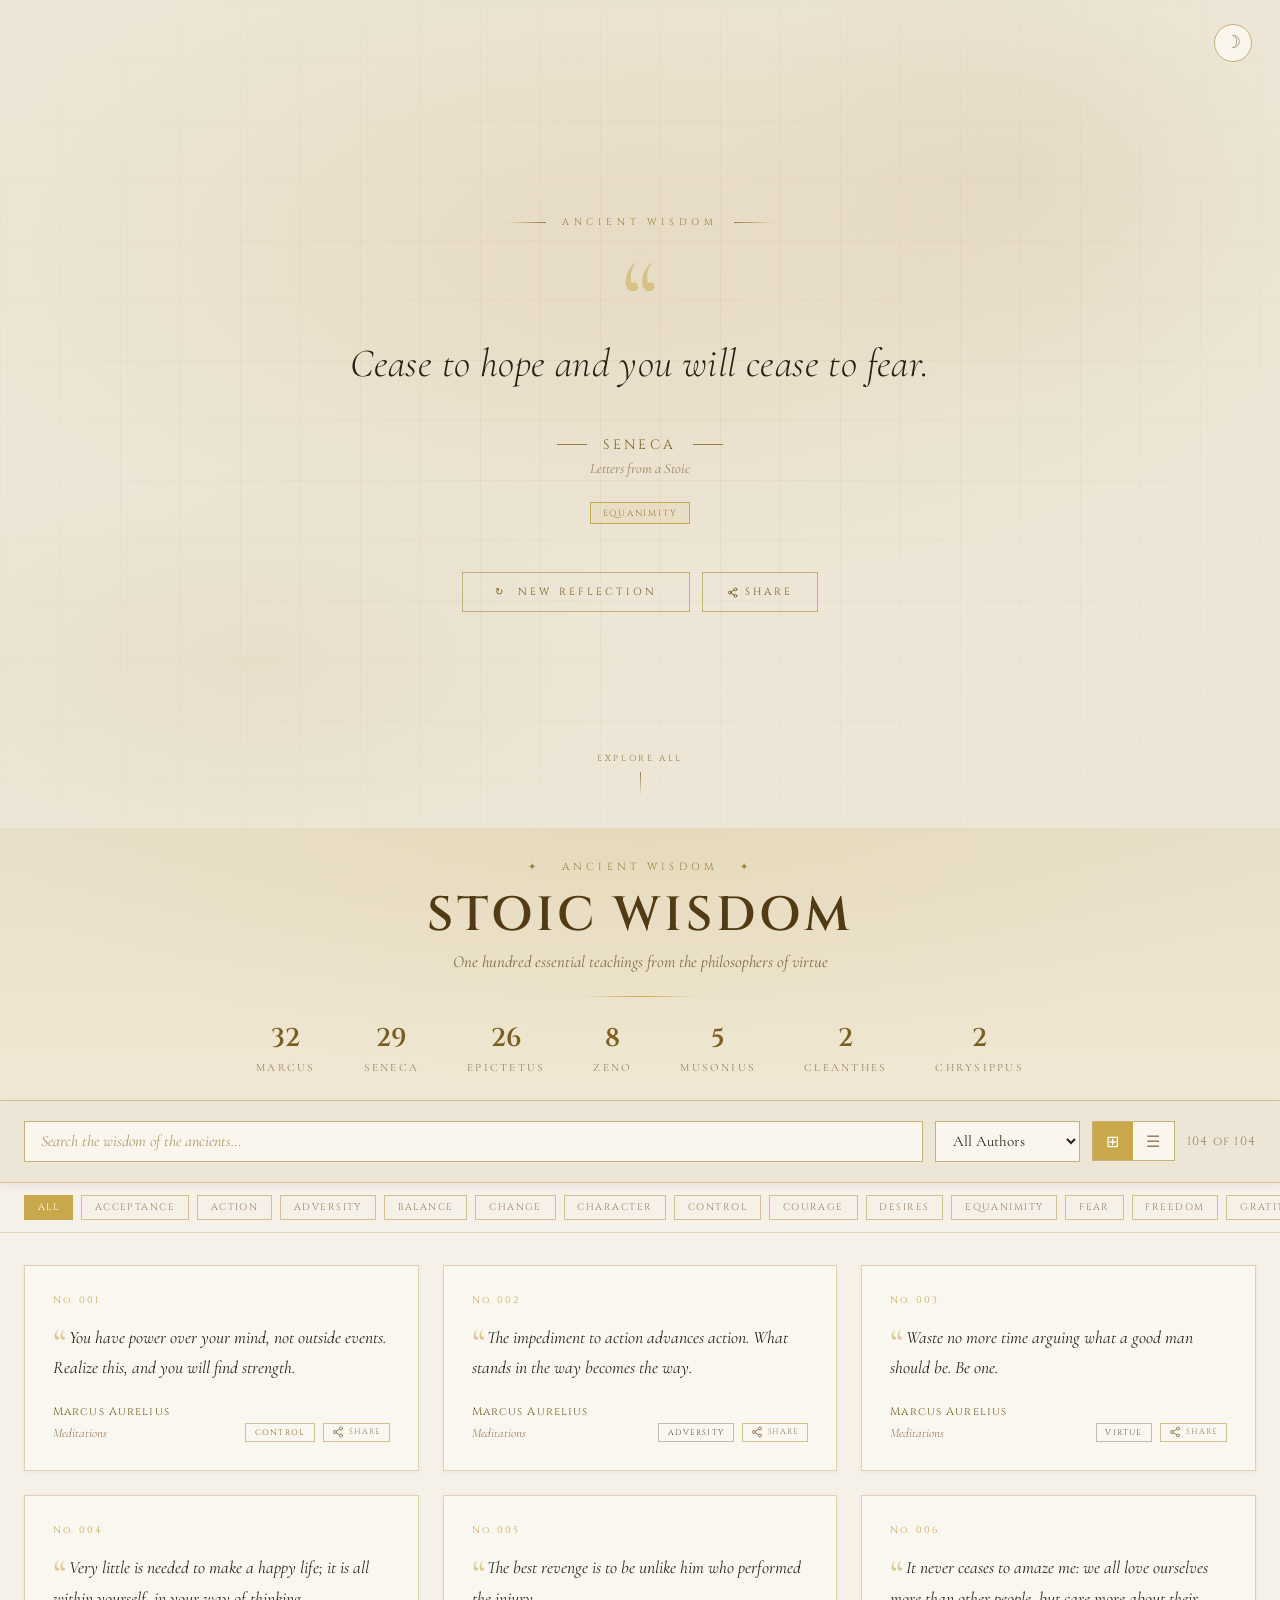
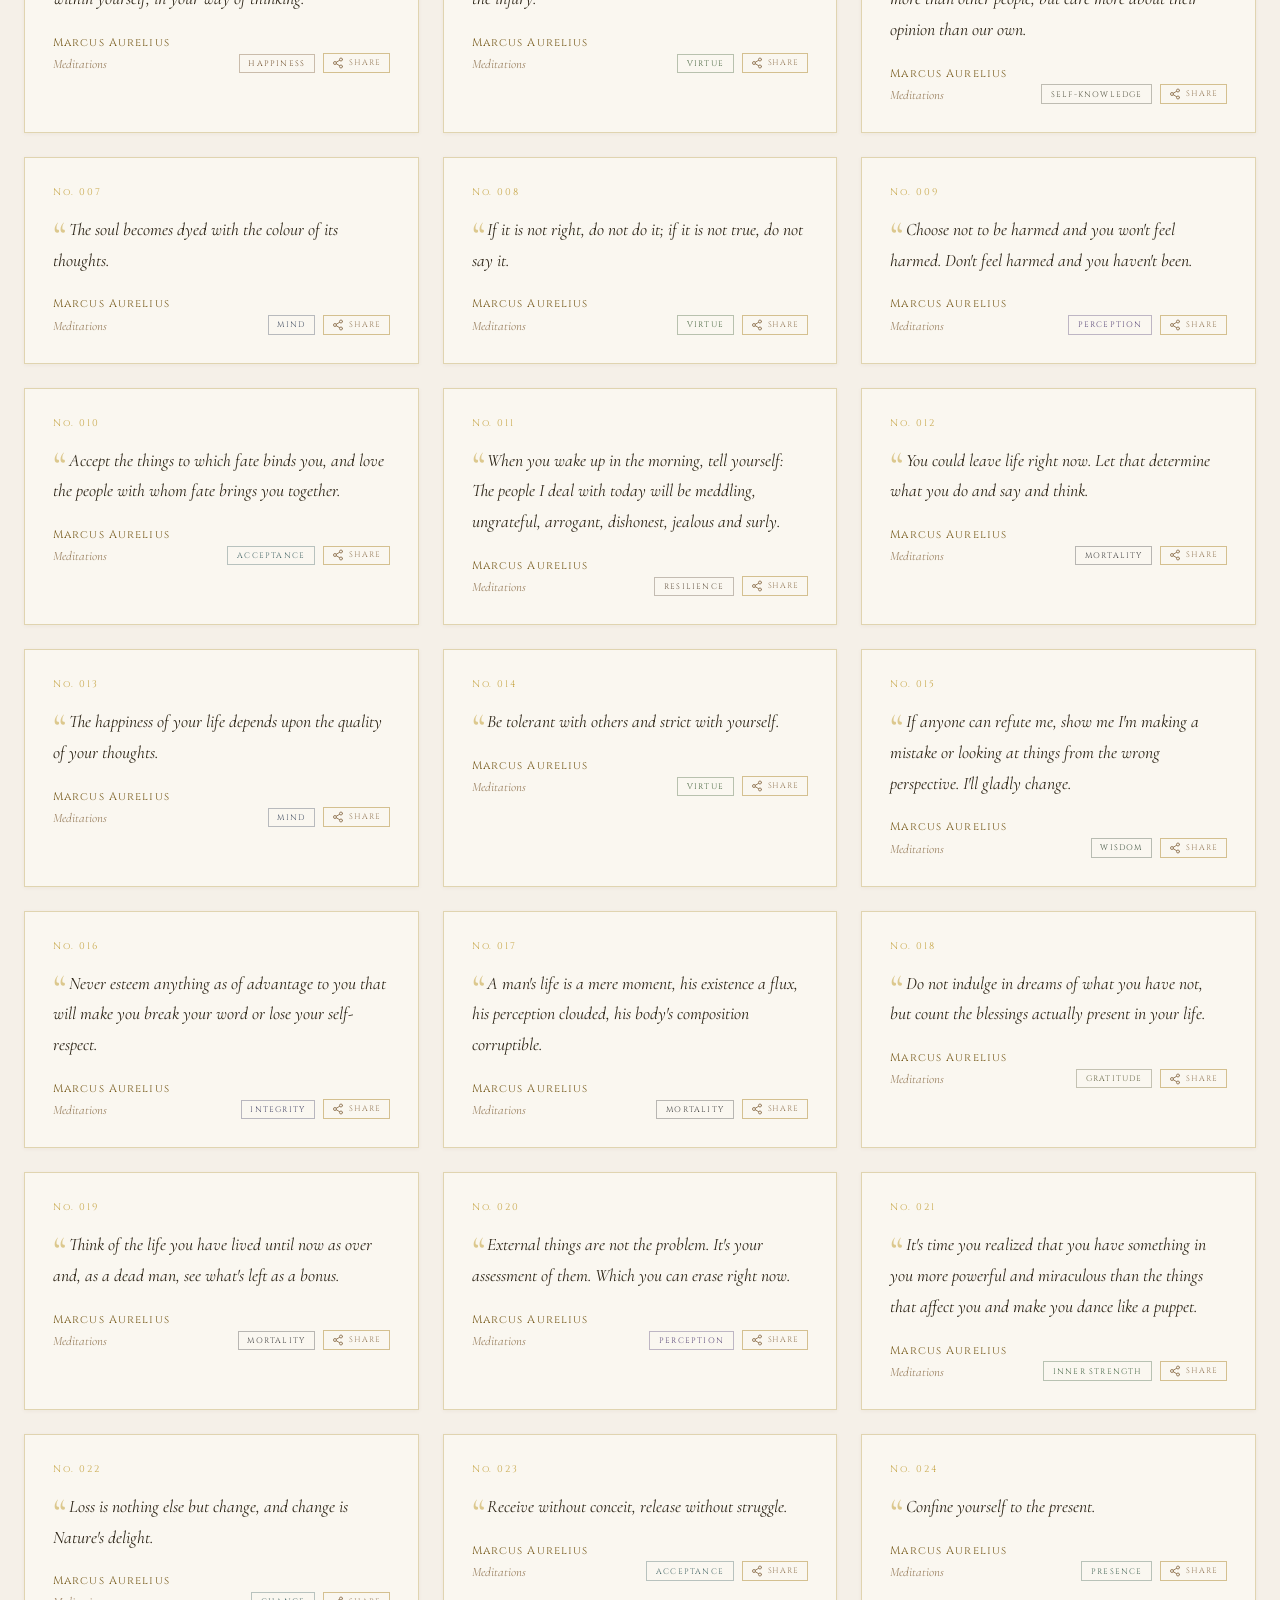
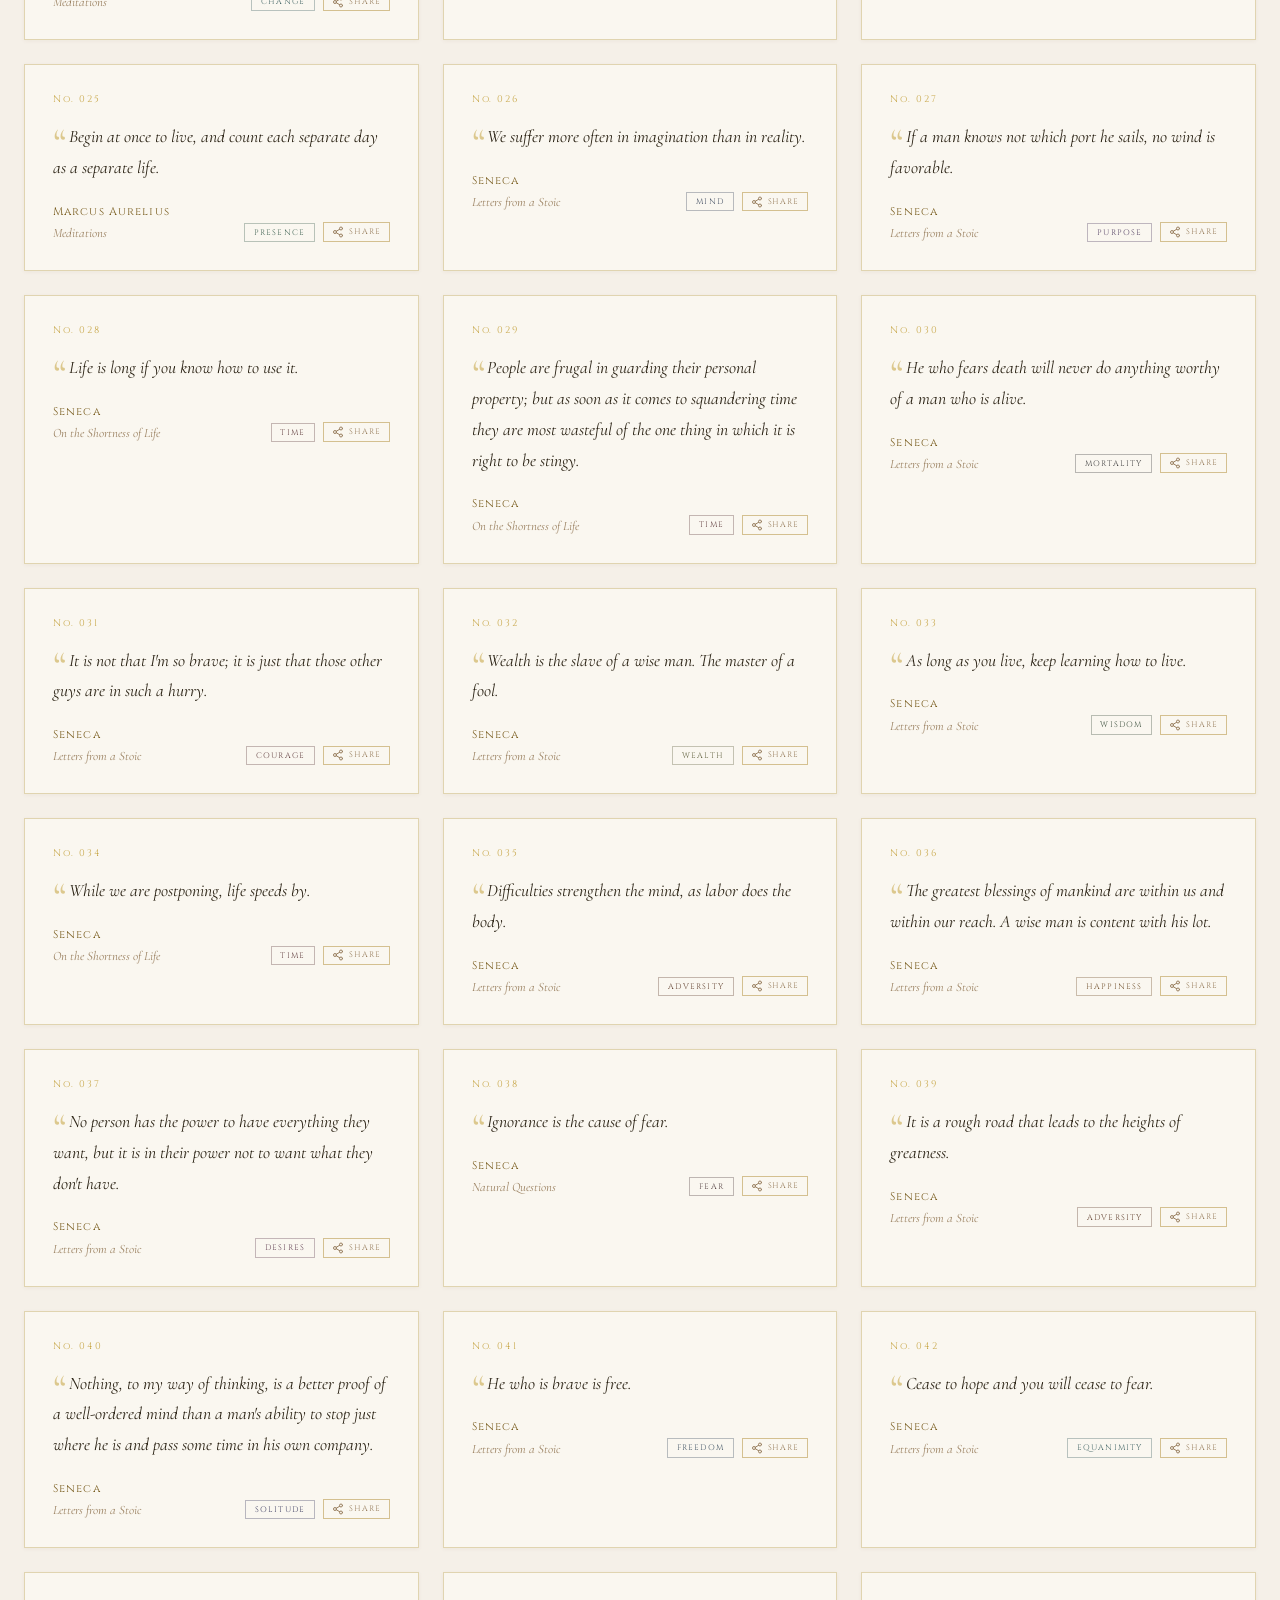
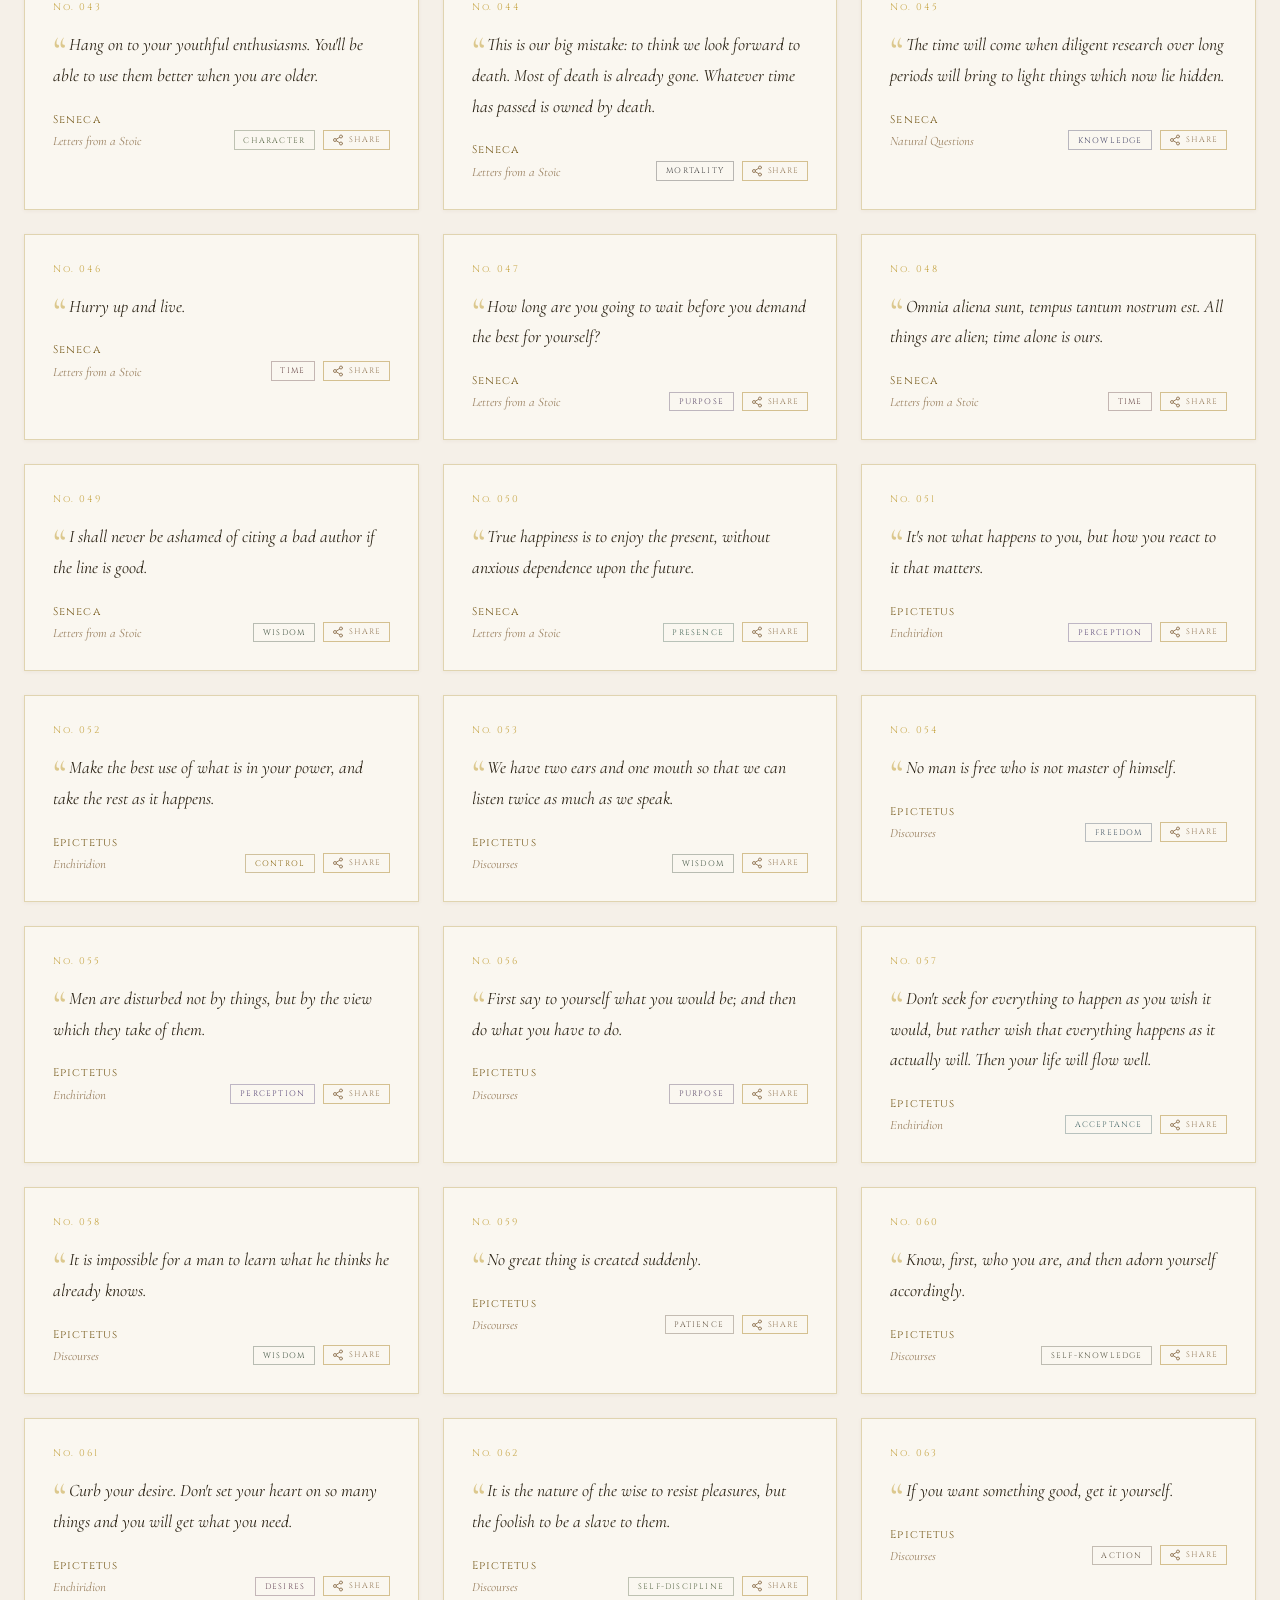
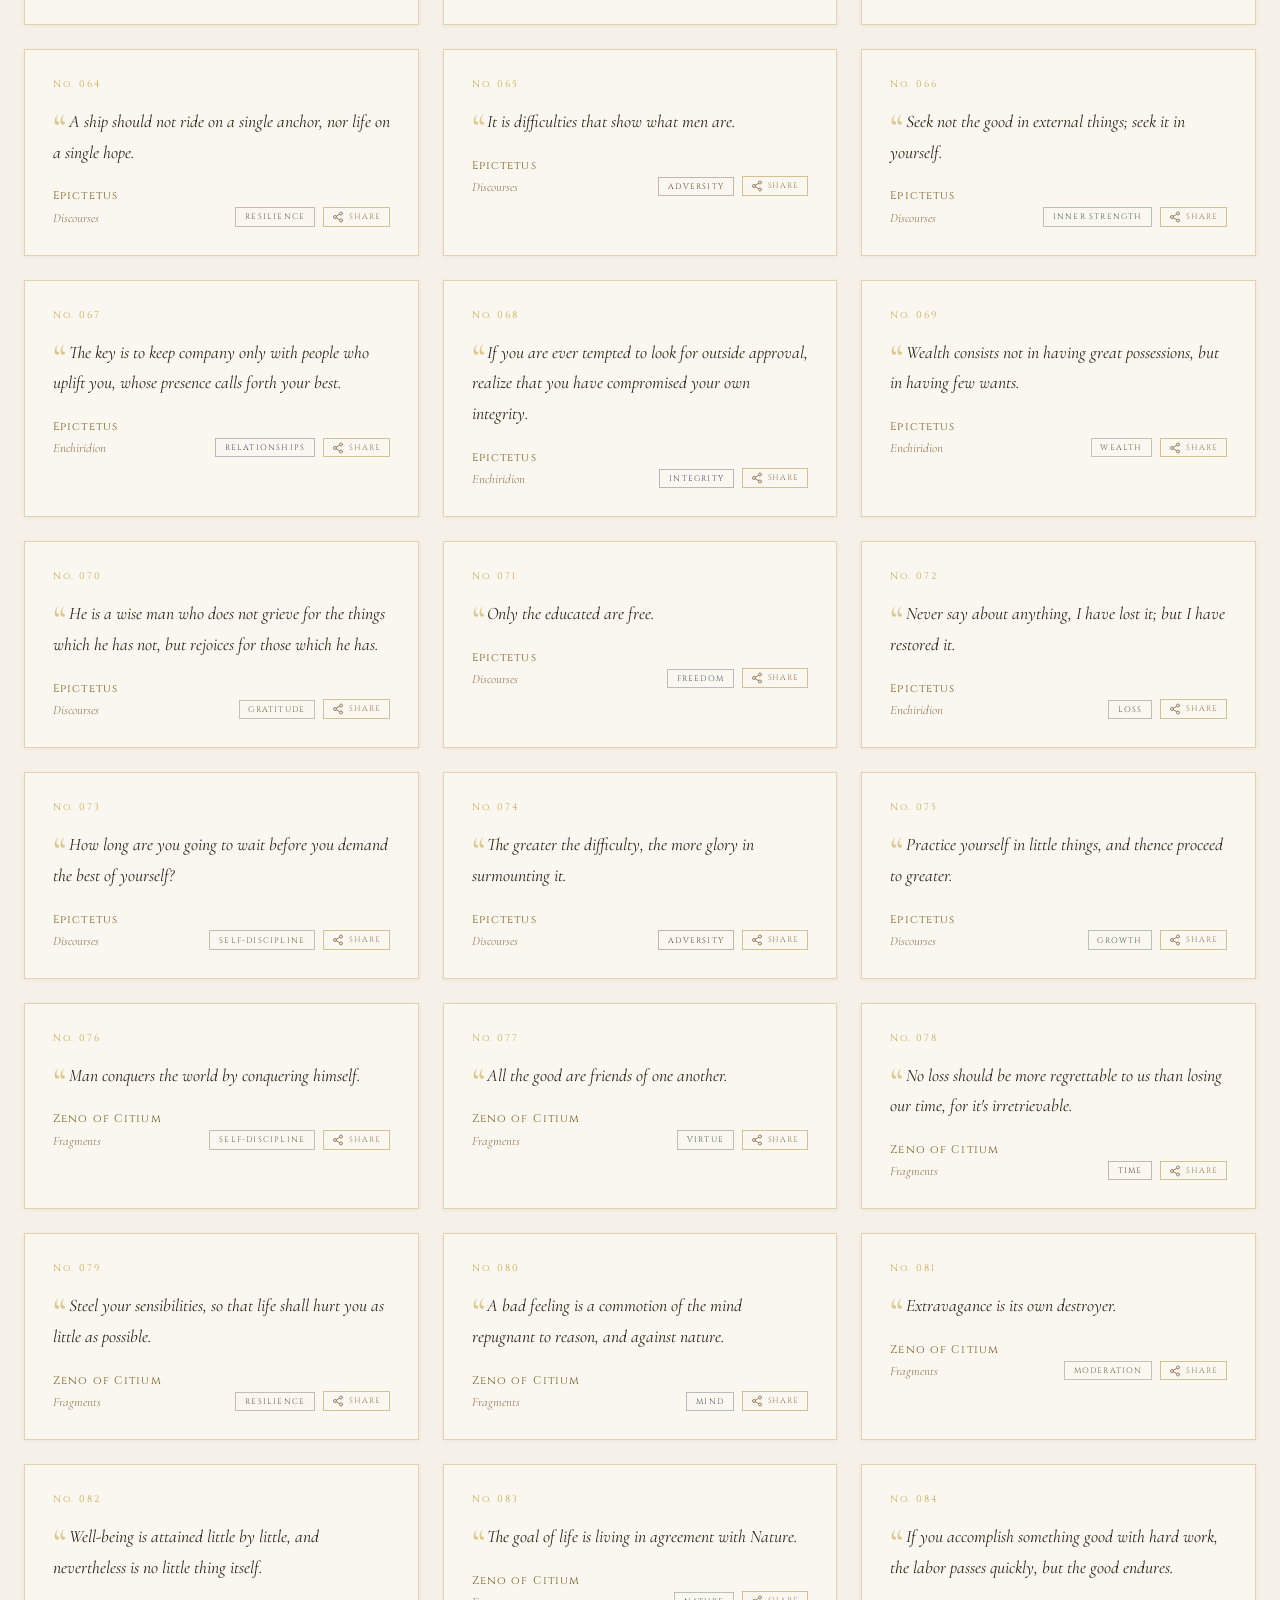
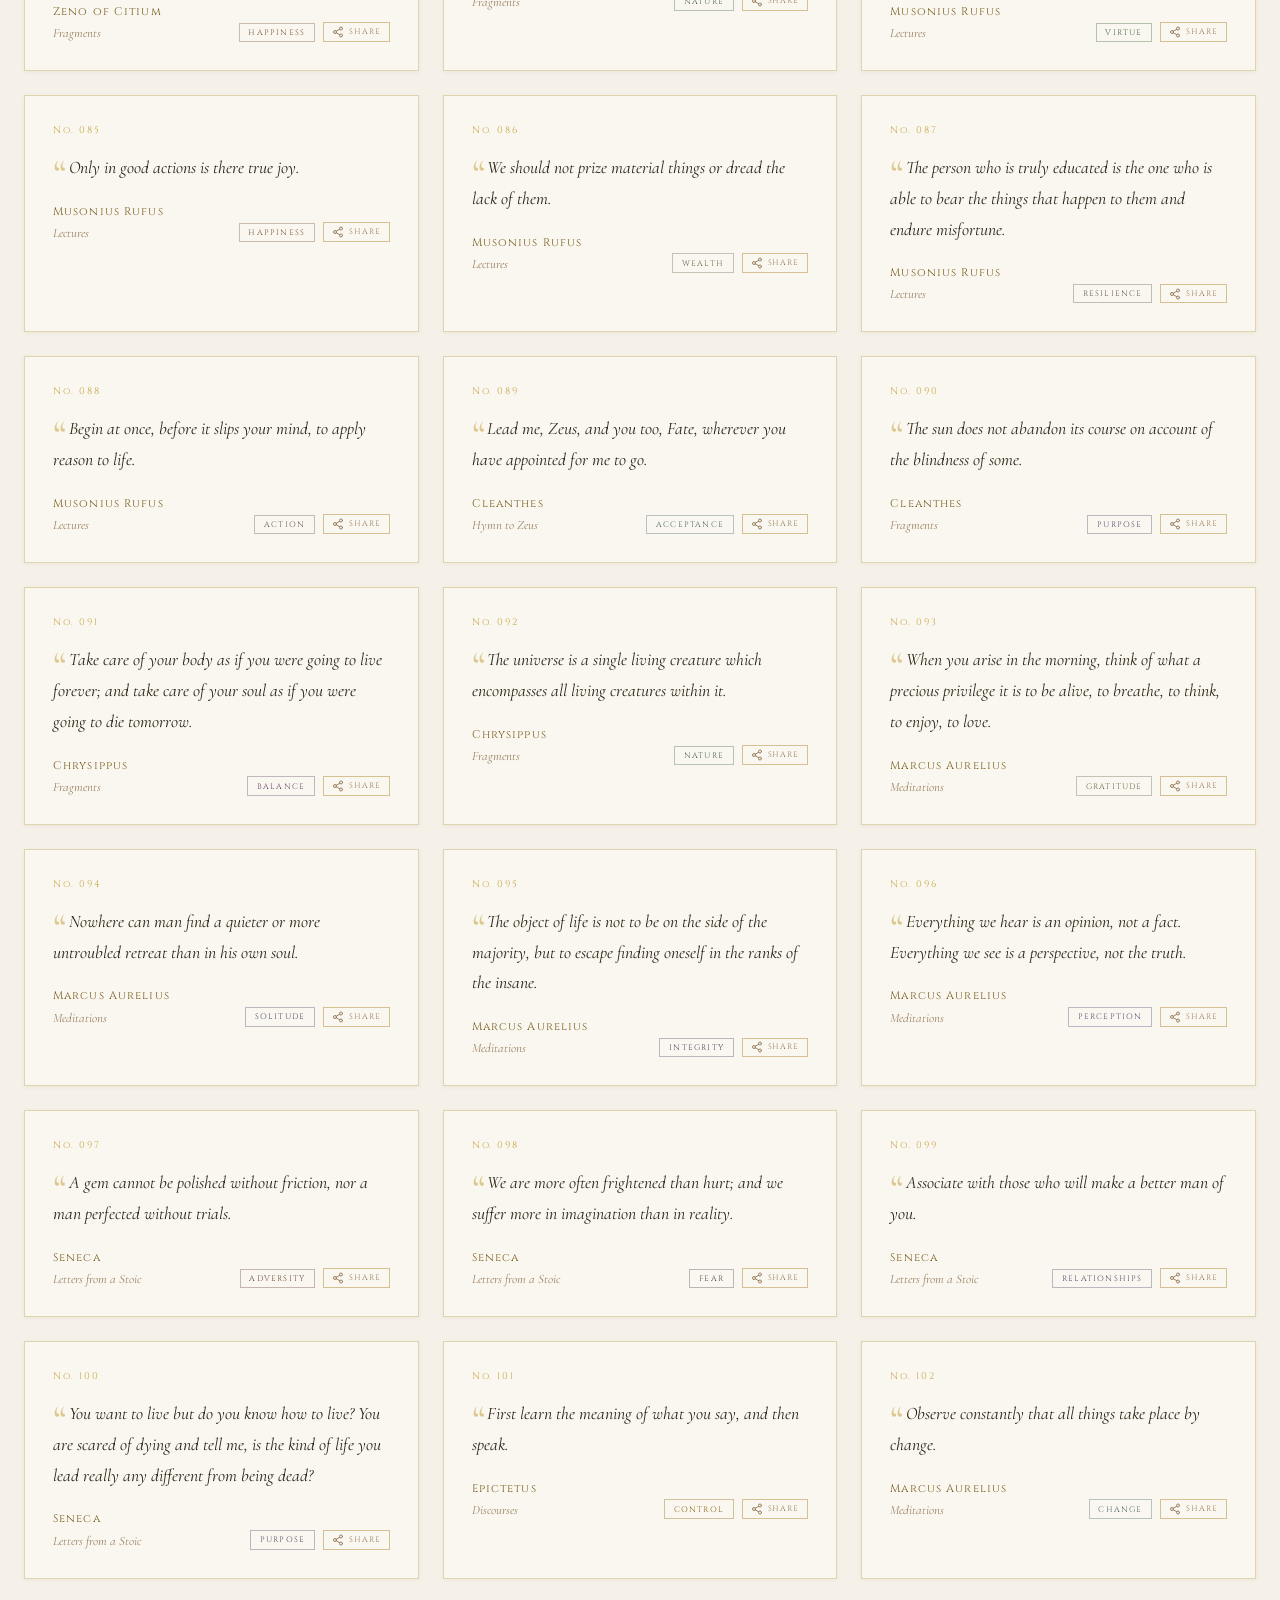
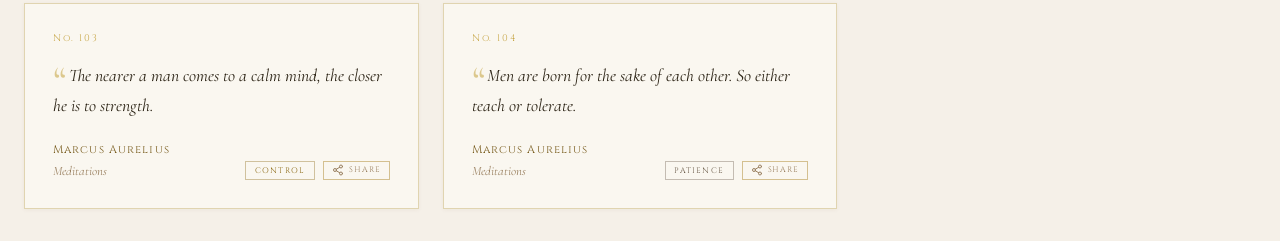
<file: stoicism.html>
<!DOCTYPE html>
<html lang="en">
<head>
<meta charset="UTF-8">
<meta name="viewport" content="width=device-width, initial-scale=1.0">
<title>Stoic Wisdom — 100 Essential Teachings</title>
<link rel="preconnect" href="https://fonts.googleapis.com">
<link rel="preconnect" href="https://fonts.gstatic.com" crossorigin>
<link href="https://fonts.googleapis.com/css2?family=Cormorant+Garamond:ital,wght@0,300;0,400;0,600;1,300;1,400&family=Cinzel:wght@400;600&display=swap" rel="stylesheet">
<style>
  *, *::before, *::after { box-sizing: border-box; margin: 0; padding: 0; }
  html { scroll-behavior: smooth; }

  /* ── LIGHT MODE TOKENS (default) ──────────────────────── */
  :root {
    --bg-page:        #f5f0e8;
    --bg-hero:        #ede6d6;
    --bg-header:      linear-gradient(180deg, #e8dfc8 0%, #f0e8d4 100%);
    --bg-controls:    #ede6d6;
    --bg-themes:      #f5f0e8;
    --bg-card:        #faf7f0;
    --bg-card-hover:  #ffffff;
    --bg-input:       #faf6ee;
    --bg-modal:       #faf7f0;
    --bg-vbtn-active: #c8a84b;

    --border-header:  #d4c090;
    --border-controls:#d4c090;
    --border-themes:  #e0d4b0;
    --border-card:    #e0d4b0;
    --border-card-hov:#c8a84b;
    --border-input:   #c8b07a;
    --border-pill:    #d4c090;
    --border-modal:   #c8a84b;

    --text-body:      #2c2416;
    --text-hero-q:    #1e1810;
    --text-muted:     #9a8060;
    --text-faint:     #b0986a;
    --text-author:    #7a5e20;
    --text-accent:    #9a7c3a;
    --text-gold:      #c8a84b;
    --text-title:     #4a3410;
    --text-subtitle:  #7a6840;
    --text-number:    #c8a84b;
    --text-vbtn:      #9a8060;
    --text-vbtn-act:  #ffffff;

    --shadow-card:    0 1px 4px rgba(100,70,20,0.06);
    --shadow-card-hov:0 6px 20px rgba(100,70,20,0.10);
    --shadow-controls:0 2px 8px rgba(100,70,20,0.08);
    --shadow-modal:   0 20px 60px rgba(80,50,10,0.25);
    --overlay-bg:     rgba(40,28,10,0.55);

    --grid-line:      rgba(160,120,50,0.07);
    --hero-glow1:     rgba(180,140,60,0.12);
    --hero-glow2:     rgba(160,120,50,0.07);
    --hero-glow3:     rgba(140,100,40,0.06);
    --quote-mark-col: rgba(200,168,75,0.6);
  }

  /* ── DARK MODE TOKENS ─────────────────────────────────── */
  [data-theme="dark"] {
    --bg-page:        #0d0c0a;
    --bg-hero:        #0a0907;
    --bg-header:      linear-gradient(180deg, #1a1710 0%, #0d0c0a 100%);
    --bg-controls:    #110f0c;
    --bg-themes:      #0f0e0b;
    --bg-card:        #141210;
    --bg-card-hover:  #181510;
    --bg-input:       #1a1710;
    --bg-modal:       #141210;
    --bg-vbtn-active: #3a3020;

    --border-header:  #3a3020;
    --border-controls:#2a2015;
    --border-themes:  #2a2015;
    --border-card:    #2a2015;
    --border-card-hov:#5a4a2a;
    --border-input:   #3a3020;
    --border-pill:    #2a2015;
    --border-modal:   #5a4a2a;

    --text-body:      #d4c9a8;
    --text-hero-q:    #e8d9a8;
    --text-muted:     #6a5a3a;
    --text-faint:     #5a4a2a;
    --text-author:    #c8a84b;
    --text-accent:    #9a7c3a;
    --text-gold:      #c8a84b;
    --text-title:     #c8a84b;
    --text-subtitle:  #8a7a5a;
    --text-number:    #4a3a1a;
    --text-vbtn:      #6a5a3a;
    --text-vbtn-act:  #c8a84b;

    --shadow-card:    none;
    --shadow-card-hov:none;
    --shadow-controls:none;
    --shadow-modal:   0 0 80px rgba(0,0,0,0.8), 0 0 40px rgba(140,100,30,0.1);
    --overlay-bg:     rgba(0,0,0,0.85);

    --grid-line:      rgba(120,90,30,0.04);
    --hero-glow1:     rgba(160,120,40,0.10);
    --hero-glow2:     rgba(100,70,20,0.06);
    --hero-glow3:     rgba(80,60,20,0.05);
    --quote-mark-col: #4a3a1a;
  }

  body {
    min-height: 100vh;
    background: var(--bg-page);
    font-family: 'Cormorant Garamond', Georgia, serif;
    color: var(--text-body);
    transition: background 0.35s ease, color 0.35s ease;
  }

  /* ── THEME TOGGLE ─────────────────────────────────────── */
  .theme-toggle {
    background: var(--bg-input);
    border: 1px solid var(--border-input);
    color: var(--text-muted);
    width: 2.4rem;
    height: 2.4rem;
    border-radius: 50%;
    cursor: pointer;
    font-size: 1.1rem;
    display: flex;
    align-items: center;
    justify-content: center;
    flex-shrink: 0;
    transition: border-color 0.2s, color 0.2s, background 0.2s;
    position: relative;
    overflow: hidden;
  }
  .theme-toggle:hover { border-color: var(--text-accent); color: var(--text-accent); }
  .theme-toggle .icon-sun,
  .theme-toggle .icon-moon {
    position: absolute;
    line-height: 1;
    transition: opacity 0.3s, transform 0.3s;
  }
  .theme-toggle .icon-sun  { opacity: 0; transform: rotate(90deg) scale(0.5); }
  .theme-toggle .icon-moon { opacity: 1; transform: rotate(0deg)  scale(1);   }
  [data-theme="dark"] .theme-toggle .icon-sun  { opacity: 1; transform: rotate(0deg)   scale(1);   }
  [data-theme="dark"] .theme-toggle .icon-moon { opacity: 0; transform: rotate(-90deg) scale(0.5); }

  .hero-theme-toggle {
    position: absolute;
    top: 1.5rem;
    right: 1.75rem;
    z-index: 10;
  }

  /* ── HERO ─────────────────────────────────────────────── */
  .hero-section {
    position: relative;
    min-height: 92vh;
    display: flex;
    flex-direction: column;
    align-items: center;
    justify-content: center;
    text-align: center;
    padding: 5rem 2rem 5rem;
    overflow: hidden;
    background: var(--bg-hero);
    transition: background 0.35s ease;
  }

  .hero-bg {
    position: absolute;
    inset: 0;
    background:
      radial-gradient(ellipse 80% 60% at 50% 30%, var(--hero-glow1) 0%, transparent 70%),
      radial-gradient(ellipse 50% 40% at 20% 80%, var(--hero-glow2) 0%, transparent 60%),
      radial-gradient(ellipse 40% 50% at 80% 20%, var(--hero-glow3) 0%, transparent 60%);
    pointer-events: none;
  }

  .hero-grid {
    position: absolute;
    inset: 0;
    background-image:
      linear-gradient(var(--grid-line) 1px, transparent 1px),
      linear-gradient(90deg, var(--grid-line) 1px, transparent 1px);
    background-size: 60px 60px;
    pointer-events: none;
    -webkit-mask-image: radial-gradient(ellipse 80% 80% at 50% 50%, black 0%, transparent 100%);
    mask-image: radial-gradient(ellipse 80% 80% at 50% 50%, black 0%, transparent 100%);
  }

  .hero-eyebrow {
    font-family: 'Cinzel', serif;
    font-size: 0.6rem;
    letter-spacing: 0.5em;
    color: var(--text-accent);
    text-transform: uppercase;
    margin-bottom: 3rem;
    display: flex;
    align-items: center;
    gap: 1rem;
  }

  .hero-eyebrow::before,
  .hero-eyebrow::after {
    content: '';
    width: 40px;
    height: 1px;
    background: linear-gradient(90deg, transparent, var(--text-accent));
  }
  .hero-eyebrow::after {
    background: linear-gradient(90deg, var(--text-accent), transparent);
  }

  .hero-quote-wrap {
    max-width: 820px;
    transition: opacity 0.4s ease, transform 0.4s ease;
  }
  .hero-quote-wrap.fading {
    opacity: 0;
    transform: translateY(10px);
  }

  .hero-open-quote {
    font-family: 'Cormorant Garamond', serif;
    font-size: 7rem;
    color: var(--text-gold);
    line-height: 0.4;
    display: block;
    margin-bottom: 0.5rem;
    user-select: none;
    opacity: 0.5;
  }

  .hero-quote-text {
    font-family: 'Cormorant Garamond', serif;
    font-size: clamp(1.5rem, 3.5vw, 2.5rem);
    font-style: italic;
    font-weight: 300;
    line-height: 1.65;
    color: var(--text-hero-q);
    margin-bottom: 2.5rem;
    letter-spacing: 0.01em;
    transition: color 0.35s ease;
  }

  .hero-attribution {
    display: flex;
    flex-direction: column;
    align-items: center;
    gap: 0.4rem;
    margin-bottom: 1.5rem;
  }

  .hero-author-line {
    display: flex;
    align-items: center;
    gap: 1rem;
  }

  .hero-rule {
    width: 30px;
    height: 1px;
    background: var(--text-accent);
  }

  .hero-author {
    font-family: 'Cinzel', serif;
    font-size: 0.85rem;
    letter-spacing: 0.25em;
    color: var(--text-author);
    text-transform: uppercase;
  }

  .hero-source {
    font-family: 'Cormorant Garamond', serif;
    font-size: 0.9rem;
    font-style: italic;
    color: var(--text-muted);
  }

  .hero-theme-pill {
    display: inline-block;
    font-family: 'Cinzel', serif;
    font-size: 0.55rem;
    letter-spacing: 0.2em;
    text-transform: uppercase;
    padding: 0.25rem 0.75rem;
    border: 1px solid var(--text-gold);
    color: var(--text-accent);
    margin-bottom: 3rem;
    background: rgba(200,168,75,0.08);
  }

  .hero-refresh-btn {
    background: none;
    border: 1px solid var(--border-input);
    color: var(--text-author);
    padding: 0.75rem 2rem;
    font-family: 'Cinzel', serif;
    font-size: 0.65rem;
    letter-spacing: 0.3em;
    text-transform: uppercase;
    cursor: pointer;
    transition: border-color 0.25s, color 0.25s, background 0.25s;
  }

  .hero-refresh-btn:hover {
    border-color: var(--text-accent);
    color: var(--text-body);
    background: rgba(160,120,40,0.08);
  }

  .hero-scroll-hint {
    position: absolute;
    bottom: 2rem;
    left: 50%;
    transform: translateX(-50%);
    display: flex;
    flex-direction: column;
    align-items: center;
    gap: 0.5rem;
    color: var(--text-accent);
    font-family: 'Cinzel', serif;
    font-size: 0.55rem;
    letter-spacing: 0.3em;
    text-transform: uppercase;
    animation: scrollBounce 2s ease-in-out infinite;
    text-decoration: none;
  }

  .hero-scroll-arrow {
    width: 1px;
    height: 24px;
    background: linear-gradient(180deg, var(--text-accent), transparent);
  }

  @keyframes scrollBounce {
    0%, 100% { transform: translateX(-50%) translateY(0); }
    50%       { transform: translateX(-50%) translateY(6px); }
  }

  /* ── STATS HEADER ─────────────────────────────────────── */
  .stoic-header {
    background: var(--bg-header);
    border-bottom: 1px solid var(--border-header);
    padding: 2rem 2rem 1.5rem;
    text-align: center;
    position: relative;
    overflow: hidden;
    transition: border-color 0.35s ease;
  }

  .stoic-header::before {
    content: '';
    position: absolute;
    inset: 0;
    background: radial-gradient(ellipse at 50% 0%, rgba(200,168,75,0.10) 0%, transparent 70%);
    pointer-events: none;
  }

  .header-ornament {
    font-family: 'Cinzel', serif;
    color: var(--text-accent);
    font-size: 0.65rem;
    letter-spacing: 0.4em;
    text-transform: uppercase;
    margin-bottom: 1rem;
  }

  .header-title {
    font-family: 'Cinzel', serif;
    font-size: clamp(1.8rem, 5vw, 3rem);
    font-weight: 600;
    color: var(--text-title);
    letter-spacing: 0.08em;
    line-height: 1.1;
    margin-bottom: 0.5rem;
    transition: color 0.35s ease;
  }

  .header-subtitle {
    font-family: 'Cormorant Garamond', serif;
    font-size: 1.05rem;
    font-style: italic;
    color: var(--text-subtitle);
    margin-bottom: 1.5rem;
    transition: color 0.35s ease;
  }

  .header-divider {
    width: 120px;
    height: 1px;
    background: linear-gradient(90deg, transparent, var(--text-gold), transparent);
    margin: 0 auto 1.5rem;
  }

  .stats-row {
    display: flex;
    justify-content: center;
    flex-wrap: wrap;
    gap: 2rem 3rem;
  }

  .stat-item { text-align: center; }

  .stat-number {
    font-family: 'Cinzel', serif;
    font-size: 1.6rem;
    color: var(--text-author);
    font-weight: 600;
    display: block;
    transition: color 0.35s ease;
  }

  .stat-label {
    font-size: 0.7rem;
    color: var(--text-muted);
    letter-spacing: 0.2em;
    text-transform: uppercase;
    transition: color 0.35s ease;
  }

  /* ── CONTROLS ─────────────────────────────────────────── */
  .controls {
    background: var(--bg-controls);
    border-bottom: 1px solid var(--border-controls);
    padding: 1.25rem 1.5rem;
    display: flex;
    flex-wrap: wrap;
    gap: 0.75rem;
    align-items: center;
    position: sticky;
    top: 0;
    z-index: 100;
    box-shadow: var(--shadow-controls);
    transition: background 0.35s ease, border-color 0.35s ease;
  }

  .search-input {
    flex: 1;
    min-width: 180px;
    background: var(--bg-input);
    border: 1px solid var(--border-input);
    color: var(--text-body);
    padding: 0.6rem 1rem;
    font-family: 'Cormorant Garamond', serif;
    font-size: 1rem;
    outline: none;
    transition: border-color 0.2s, box-shadow 0.2s, background 0.35s ease, color 0.35s ease;
  }
  .search-input:focus { border-color: var(--text-accent); box-shadow: 0 0 0 3px rgba(154,124,58,0.12); }
  .search-input::placeholder { color: var(--text-faint); font-style: italic; }

  .filter-select {
    background: var(--bg-input);
    border: 1px solid var(--border-input);
    color: var(--text-body);
    padding: 0.6rem 0.8rem;
    font-family: 'Cormorant Garamond', serif;
    font-size: 0.95rem;
    outline: none;
    cursor: pointer;
    transition: border-color 0.2s, background 0.35s ease, color 0.35s ease;
  }
  .filter-select:focus { border-color: var(--text-accent); }

  .view-toggle { display: flex; border: 1px solid var(--border-input); overflow: hidden; transition: border-color 0.35s ease; }

  .view-btn {
    background: var(--bg-input);
    border: none;
    color: var(--text-vbtn);
    padding: 0.6rem 0.85rem;
    cursor: pointer;
    font-size: 1rem;
    transition: all 0.2s;
  }
  .view-btn.active { background: var(--bg-vbtn-active); color: var(--text-vbtn-act); }

  .results-info {
    font-size: 0.75rem;
    color: var(--text-muted);
    font-family: 'Cinzel', serif;
    letter-spacing: 0.1em;
    white-space: nowrap;
    transition: color 0.35s ease;
  }

  /* ── THEMES BAR ───────────────────────────────────────── */
  .themes-bar {
    background: var(--bg-themes);
    border-bottom: 1px solid var(--border-themes);
    padding: 0.75rem 1.5rem;
    display: flex;
    gap: 0.5rem;
    overflow-x: auto;
    scrollbar-width: none;
    transition: background 0.35s ease, border-color 0.35s ease;
  }
  .themes-bar::-webkit-scrollbar { display: none; }

  .theme-pill {
    background: none;
    border: 1px solid var(--border-pill);
    color: var(--text-muted);
    padding: 0.3rem 0.8rem;
    font-family: 'Cinzel', serif;
    font-size: 0.6rem;
    letter-spacing: 0.15em;
    text-transform: uppercase;
    cursor: pointer;
    white-space: nowrap;
    transition: all 0.2s;
  }
  .theme-pill:hover { border-color: var(--text-accent); color: var(--text-body); background: rgba(154,124,58,0.06); }
  .theme-pill.active { background: var(--text-gold); border-color: var(--text-gold); color: #fff; }

  /* ── CONTENT AREA ─────────────────────────────────────── */
  .content {
    padding: 2rem 1.5rem;
    max-width: 1400px;
    margin: 0 auto;
    background: var(--bg-page);
    transition: background 0.35s ease;
  }

  /* ── GRID VIEW ────────────────────────────────────────── */
  .grid-view {
    display: grid;
    grid-template-columns: repeat(auto-fill, minmax(300px, 1fr));
    gap: 1.5rem;
  }

  .quote-card {
    background: var(--bg-card);
    border: 1px solid var(--border-card);
    padding: 1.75rem;
    cursor: pointer;
    transition: all 0.25s;
    position: relative;
    overflow: hidden;
    box-shadow: var(--shadow-card);
  }
  .quote-card::before {
    content: '';
    position: absolute;
    top: 0; left: 0;
    width: 3px;
    height: 100%;
    background: linear-gradient(180deg, transparent, var(--text-gold), transparent);
    opacity: 0;
    transition: opacity 0.25s;
  }
  .quote-card:hover { border-color: var(--border-card-hov); background: var(--bg-card-hover); transform: translateY(-2px); box-shadow: var(--shadow-card-hov); }
  .quote-card:hover::before { opacity: 1; }

  .quote-number {
    font-family: 'Cinzel', serif;
    font-size: 0.6rem;
    color: var(--text-number);
    letter-spacing: 0.2em;
    margin-bottom: 1rem;
    transition: color 0.35s ease;
  }

  .quote-text {
    font-family: 'Cormorant Garamond', serif;
    font-size: 1.1rem;
    line-height: 1.75;
    color: var(--text-body);
    font-style: italic;
    margin-bottom: 1.25rem;
    transition: color 0.35s ease;
  }

  .quote-text::before {
    content: '\201C';
    font-size: 2.5rem;
    color: var(--quote-mark-col);
    line-height: 0;
    vertical-align: -0.8rem;
    margin-right: 0.1rem;
    font-style: normal;
  }

  .quote-footer {
    display: flex;
    justify-content: space-between;
    align-items: flex-end;
    gap: 0.75rem;
  }

  .quote-attribution { flex: 1; }

  .quote-author {
    font-family: 'Cinzel', serif;
    font-size: 0.7rem;
    color: var(--text-author);
    letter-spacing: 0.1em;
    display: block;
    margin-bottom: 0.2rem;
    transition: color 0.35s ease;
  }

  .quote-source {
    font-family: 'Cormorant Garamond', serif;
    font-size: 0.8rem;
    color: var(--text-muted);
    font-style: italic;
    transition: color 0.35s ease;
  }

  .quote-theme-badge {
    font-family: 'Cinzel', serif;
    font-size: 0.5rem;
    letter-spacing: 0.15em;
    text-transform: uppercase;
    padding: 0.2rem 0.55rem;
    border: 1px solid;
    white-space: nowrap;
    flex-shrink: 0;
  }

  /* ── LIST VIEW ────────────────────────────────────────── */
  .list-view { display: flex; flex-direction: column; }

  .list-quote-card {
    background: var(--bg-card);
    border-bottom: 1px solid var(--border-card);
    padding: 1.4rem 2rem;
    display: flex;
    gap: 2rem;
    align-items: flex-start;
    cursor: pointer;
    transition: background 0.2s;
  }
  .list-quote-card:hover { background: var(--bg-card-hover); }

  .list-number {
    font-family: 'Cinzel', serif;
    font-size: 0.7rem;
    color: var(--text-number);
    letter-spacing: 0.1em;
    min-width: 2.5rem;
    padding-top: 0.25rem;
    transition: color 0.35s ease;
  }

  .list-content { flex: 1; }

  .list-text {
    font-family: 'Cormorant Garamond', serif;
    font-size: 1.1rem;
    line-height: 1.65;
    color: var(--text-body);
    font-style: italic;
    margin-bottom: 0.5rem;
    transition: color 0.35s ease;
  }

  .list-meta {
    display: flex;
    gap: 1.5rem;
    align-items: center;
    flex-wrap: wrap;
  }

  .list-author {
    font-family: 'Cinzel', serif;
    font-size: 0.62rem;
    color: var(--text-author);
    letter-spacing: 0.1em;
    transition: color 0.35s ease;
  }

  .list-source {
    font-family: 'Cormorant Garamond', serif;
    font-size: 0.8rem;
    color: var(--text-muted);
    font-style: italic;
    transition: color 0.35s ease;
  }

  .list-theme {
    font-family: 'Cinzel', serif;
    font-size: 0.52rem;
    letter-spacing: 0.1em;
    text-transform: uppercase;
  }

  /* ── MODAL ────────────────────────────────────────────── */
  .modal-overlay {
    position: fixed;
    inset: 0;
    background: var(--overlay-bg);
    z-index: 1000;
    display: flex;
    align-items: center;
    justify-content: center;
    padding: 2rem;
    backdrop-filter: blur(4px);
    opacity: 0;
    pointer-events: none;
    transition: opacity 0.25s;
  }
  .modal-overlay.open { opacity: 1; pointer-events: all; }

  .modal {
    background: var(--bg-modal);
    border: 1px solid var(--border-modal);
    max-width: 640px;
    width: 100%;
    padding: 3rem;
    position: relative;
    box-shadow: var(--shadow-modal);
    transform: translateY(16px);
    transition: transform 0.3s, background 0.35s ease;
  }
  .modal-overlay.open .modal { transform: translateY(0); }

  .modal::before {
    content: '';
    position: absolute;
    top: -1px; left: 20px; right: 20px;
    height: 2px;
    background: linear-gradient(90deg, transparent, var(--text-gold), transparent);
  }

  .modal-close {
    position: absolute;
    top: 1.25rem; right: 1.25rem;
    background: none;
    border: 1px solid var(--border-pill);
    color: var(--text-muted);
    width: 2rem; height: 2rem;
    cursor: pointer;
    font-size: 0.9rem;
    font-family: 'Cinzel', serif;
    transition: all 0.2s;
    display: flex;
    align-items: center;
    justify-content: center;
  }
  .modal-close:hover { border-color: var(--text-accent); color: var(--text-body); }

  .modal-number {
    font-family: 'Cinzel', serif;
    font-size: 0.6rem;
    color: var(--text-gold);
    letter-spacing: 0.3em;
    margin-bottom: 1.5rem;
  }

  .modal-text {
    font-family: 'Cormorant Garamond', serif;
    font-size: 1.4rem;
    line-height: 1.8;
    color: var(--text-hero-q);
    font-style: italic;
    margin-bottom: 2rem;
    transition: color 0.35s ease;
  }

  .modal-divider {
    width: 60px;
    height: 1px;
    background: linear-gradient(90deg, var(--text-gold), transparent);
    margin-bottom: 1.5rem;
  }

  .modal-author {
    font-family: 'Cinzel', serif;
    font-size: 1rem;
    color: var(--text-author);
    letter-spacing: 0.15em;
    margin-bottom: 0.4rem;
    transition: color 0.35s ease;
  }

  .modal-source {
    font-family: 'Cormorant Garamond', serif;
    font-size: 0.95rem;
    color: var(--text-muted);
    font-style: italic;
    margin-bottom: 1.5rem;
    transition: color 0.35s ease;
  }

  .modal-theme {
    display: inline-block;
    font-family: 'Cinzel', serif;
    font-size: 0.6rem;
    letter-spacing: 0.2em;
    text-transform: uppercase;
    padding: 0.3rem 0.8rem;
    border: 1px solid var(--text-gold);
    color: var(--text-accent);
    background: rgba(200,168,75,0.08);
  }

  /* ── NO RESULTS ───────────────────────────────────────── */
  .no-results {
    text-align: center;
    padding: 5rem 2rem;
    font-family: 'Cormorant Garamond', serif;
    font-size: 1.2rem;
    color: var(--text-muted);
    font-style: italic;
    line-height: 2;
  }

  /* ── RESPONSIVE ───────────────────────────────────────── */
  @media (max-width: 640px) {
    .stats-row { gap: 1.2rem 2rem; }
    .grid-view { grid-template-columns: 1fr; }
    .controls { flex-direction: column; }
    .search-input { width: 100%; }
    .list-quote-card { padding: 1.2rem; gap: 1rem; }
    .modal { padding: 2rem 1.5rem; }
    .modal-text { font-size: 1.15rem; }
  }

  /* ── SHARE BUTTON ─────────────────────────────────────── */
  .share-btn {
    background: none;
    border: 1px solid var(--border-pill);
    color: var(--text-muted);
    font-family: 'Cinzel', serif;
    font-size: 0.5rem;
    letter-spacing: 0.12em;
    text-transform: uppercase;
    padding: 0.18rem 0.5rem;
    cursor: pointer;
    transition: border-color 0.2s, color 0.2s;
    white-space: nowrap;
    flex-shrink: 0;
    display: inline-flex;
    align-items: center;
    gap: 0.3rem;
    line-height: 1;
    vertical-align: middle;
    align-self: flex-end;
  }
  .share-btn:hover { border-color: var(--text-accent); color: var(--text-accent); }
  .share-btn svg {
    width: 0.6rem; height: 0.6rem;
    stroke: currentColor; fill: none;
    stroke-width: 2; stroke-linecap: round; stroke-linejoin: round;
    flex-shrink: 0;
  }

  /* ── MODAL SHARE BUTTON ───────────────────────────────── */
  .modal-share-btn {
    display: inline-flex;
    align-items: center;
    gap: 0.35rem;
    background: none;
    border: 1px solid var(--border-pill);
    color: var(--text-muted);
    font-family: 'Cinzel', serif;
    font-size: 0.55rem;
    letter-spacing: 0.18em;
    text-transform: uppercase;
    padding: 0.3rem 0.75rem;
    cursor: pointer;
    transition: border-color 0.2s, color 0.2s;
    margin-top: 0;
  }
  .modal-share-btn:hover { border-color: var(--text-accent); color: var(--text-accent); }
  .modal-share-btn svg {
    width: 0.65rem; height: 0.65rem;
    stroke: currentColor; fill: none;
    stroke-width: 2; stroke-linecap: round; stroke-linejoin: round;
    flex-shrink: 0;
  }

  /* ── TOAST ────────────────────────────────────────────── */
  .toast {
    position: fixed;
    bottom: 2rem;
    left: 50%;
    transform: translateX(-50%) translateY(8px);
    background: var(--text-title);
    color: var(--bg-page);
    font-family: 'Cinzel', serif;
    font-size: 0.6rem;
    letter-spacing: 0.2em;
    text-transform: uppercase;
    padding: 0.55rem 1.25rem;
    opacity: 0;
    pointer-events: none;
    transition: opacity 0.25s, transform 0.25s;
    z-index: 2000;
    white-space: nowrap;
  }
  .toast.show { opacity: 1; transform: translateX(-50%) translateY(0); }

  /* ── HERO SHARE BUTTON ────────────────────────────────── */
  .hero-share-row {
    display: flex;
    align-items: center;
    gap: 0.75rem;
    justify-content: center;
  }
  .hero-share-btn {
    background: none;
    border: 1px solid var(--border-input);
    color: var(--text-author);
    padding: 0.75rem 1.5rem;
    font-family: 'Cinzel', serif;
    font-size: 0.65rem;
    letter-spacing: 0.3em;
    text-transform: uppercase;
    cursor: pointer;
    transition: border-color 0.25s, color 0.25s, background 0.25s;
    display: inline-flex;
    align-items: center;
    gap: 0.4rem;
  }
  .hero-share-btn:hover {
    border-color: var(--text-accent);
    color: var(--text-body);
    background: rgba(0,0,0,0.04);
  }
  .hero-share-btn svg {
    width: 0.7rem; height: 0.7rem;
    stroke: currentColor; fill: none;
    stroke-width: 2; stroke-linecap: round; stroke-linejoin: round;
    flex-shrink: 0;
  }
</style>
</head>
<body>

<!-- HERO -->
<section class="hero-section" id="hero">
  <div class="hero-bg"></div>
  <div class="hero-grid"></div>

  <button class="theme-toggle hero-theme-toggle" id="themeToggle" title="Toggle dark / light mode">
    <span class="icon-sun">☀︎</span>
    <span class="icon-moon">☽</span>
  </button>

  <div class="hero-eyebrow">Ancient Wisdom</div>

  <div class="hero-quote-wrap" id="heroWrap">
    <span class="hero-open-quote">&ldquo;</span>
    <p class="hero-quote-text" id="heroText"></p>
    <div class="hero-attribution">
      <div class="hero-author-line">
        <span class="hero-rule"></span>
        <span class="hero-author" id="heroAuthor"></span>
        <span class="hero-rule"></span>
      </div>
      <span class="hero-source" id="heroSource"></span>
    </div>
    <span class="hero-theme-pill" id="heroTheme"></span>
  </div>

  <div class="hero-share-row">
    <button class="hero-refresh-btn" id="refreshBtn">&#8635;&nbsp;&nbsp;New Reflection</button>
    <button class="hero-share-btn" id="heroShareBtn"><svg viewBox="0 0 24 24" style="width:.7rem;height:.7rem;stroke:currentColor;fill:none;stroke-width:2;stroke-linecap:round;stroke-linejoin:round"><circle cx="18" cy="5" r="3"/><circle cx="6" cy="12" r="3"/><circle cx="18" cy="19" r="3"/><line x1="8.59" y1="13.51" x2="15.42" y2="17.49"/><line x1="15.41" y1="6.51" x2="8.59" y2="10.49"/></svg>Share</button>
  </div>

  <a href="#collection" class="hero-scroll-hint">
    <span>Explore All</span>
    <div class="hero-scroll-arrow"></div>
  </a>
</section>

<!-- STATS HEADER -->
<div class="stoic-header" id="collection">
  <div class="header-ornament">✦ &nbsp; Ancient Wisdom &nbsp; ✦</div>
  <h1 class="header-title">STOIC WISDOM</h1>
  <p class="header-subtitle">One hundred essential teachings from the philosophers of virtue</p>
  <div class="header-divider"></div>
  <div class="stats-row" id="statsRow"></div>
</div>

<!-- CONTROLS -->
<div class="controls">
  <input class="search-input" id="searchInput" placeholder="Search the wisdom of the ancients…" type="text">
  <select class="filter-select" id="authorFilter">
    <option value="">All Authors</option>
    <option>Marcus Aurelius</option>
    <option>Seneca</option>
    <option>Epictetus</option>
    <option>Zeno of Citium</option>
    <option>Musonius Rufus</option>
    <option>Cleanthes</option>
    <option>Chrysippus</option>
  </select>
  <div class="view-toggle">
    <button class="view-btn active" id="gridBtn" title="Grid view">&#x229E;</button>
    <button class="view-btn" id="listBtn" title="List view">&#9776;</button>
  </div>
  <span class="results-info" id="resultsInfo"></span>
</div>

<!-- THEMES BAR -->
<div class="themes-bar" id="themesBar"></div>

<!-- QUOTES CONTAINER -->
<div class="content">
  <div id="quotesContainer"></div>
</div>

<!-- MODAL -->
<div class="modal-overlay" id="modalOverlay">
  <div class="modal" id="modal">
    <button class="modal-close" id="modalClose">✕</button>
    <div class="modal-number" id="modalNumber"></div>
    <p class="modal-text" id="modalText"></p>
    <div class="modal-divider"></div>
    <div class="modal-author" id="modalAuthor"></div>
    <div class="modal-source" id="modalSource"></div>
    <div style="display:flex;align-items:center;gap:.75rem;margin-top:0;flex-wrap:wrap;">
      <span class="modal-theme" id="modalTheme"></span>
      <button class="modal-share-btn" id="modalShareBtn">
        <svg viewBox="0 0 24 24"><circle cx="18" cy="5" r="3"/><circle cx="6" cy="12" r="3"/><circle cx="18" cy="19" r="3"/><line x1="8.59" y1="13.51" x2="15.42" y2="17.49"/><line x1="15.41" y1="6.51" x2="8.59" y2="10.49"/></svg>
        Copy Share Link
      </button>
    </div>
  </div>
</div>
<div class="toast" id="toast">Link copied to clipboard</div>

<script src="stoic-quotes-data.js"></script>

<script>
// ── THEME TOGGLE ───────────────────────────────────────────
const html = document.documentElement;
const saved = localStorage.getItem('stoic-theme');
if (saved === 'dark') html.setAttribute('data-theme', 'dark');

document.getElementById('themeToggle').addEventListener('click', () => {
  const isDark = html.getAttribute('data-theme') === 'dark';
  if (isDark) {
    html.removeAttribute('data-theme');
    localStorage.setItem('stoic-theme', 'light');
  } else {
    html.setAttribute('data-theme', 'dark');
    localStorage.setItem('stoic-theme', 'dark');
  }
});

const themeColors = {
  "Control":"#8B6914","Adversity":"#6B4C3B","Virtue":"#4A6741","Happiness":"#7A5C3A",
  "Mind":"#4A5568","Perception":"#5C4A7A","Mortality":"#4A4A4A","Acceptance":"#4A6B6B",
  "Time":"#6B4A4A","Wisdom":"#4A5C4A","Purpose":"#5C4A6B","Resilience":"#6B5C4A",
  "Inner Strength":"#4A6B4A","Self-Knowledge":"#5C5C4A","Integrity":"#4A4A6B",
  "Gratitude":"#6B6B4A","Presence":"#4A6B5C","Freedom":"#4A5C6B","Desires":"#6B4A5C",
  "Self-Discipline":"#5C6B4A","Action":"#6B5C4A","Change":"#4A6B6B","Fear":"#5C4A4A",
  "Wealth":"#6B6B4A","Solitude":"#4A4A6B","Growth":"#4A6B4A","Loss":"#5C5C5C",
  "Patience":"#6B5C4A","Relationships":"#5C4A6B","Balance":"#6B4A6B","Nature":"#4A6B4A",
  "Moderation":"#6B6B4A","Equanimity":"#4A6B6B","Courage":"#6B4A4A","Knowledge":"#4A4A6B",
  "Character":"#5C6B4A",
};

// ── STATE ──────────────────────────────────────────────────
let currentSearch = '';
let currentAuthor = '';
let currentTheme  = 'All';
let currentView   = 'grid';
let heroIdx       = Math.floor(Math.random() * quotes.length);

// ── HERO ───────────────────────────────────────────────────
function renderHero(q) {
  document.getElementById('heroText').textContent   = q.text;
  document.getElementById('heroAuthor').textContent = q.author;
  document.getElementById('heroSource').textContent = q.source;
  document.getElementById('heroTheme').textContent  = q.theme;
}

function cycleHero() {
  const wrap = document.getElementById('heroWrap');
  wrap.classList.add('fading');
  setTimeout(() => {
    let next;
    do { next = Math.floor(Math.random() * quotes.length); } while (next === heroIdx);
    heroIdx = next;
    renderHero(quotes[heroIdx]);
    wrap.classList.remove('fading');
  }, 400);
}

document.getElementById('refreshBtn').addEventListener('click', cycleHero);
document.getElementById('heroShareBtn').addEventListener('click', () => copyShareLink(quotes[heroIdx].id));
renderHero(quotes[heroIdx]);

// ── STATS ──────────────────────────────────────────────────
const authorCounts = {};
quotes.forEach(q => { authorCounts[q.author] = (authorCounts[q.author] || 0) + 1; });
const statsRow = document.getElementById('statsRow');
Object.entries(authorCounts).forEach(([author, count]) => {
  statsRow.insertAdjacentHTML('beforeend', `
    <div class="stat-item">
      <span class="stat-number">${count}</span>
      <span class="stat-label">${author.split(' ')[0]}</span>
    </div>
  `);
});

// ── THEMES BAR ─────────────────────────────────────────────
const allThemes = ['All', ...Array.from(new Set(quotes.map(q => q.theme))).sort()];
const themesBar = document.getElementById('themesBar');
allThemes.forEach(theme => {
  const btn = document.createElement('button');
  btn.className = 'theme-pill' + (theme === 'All' ? ' active' : '');
  btn.textContent = theme;
  btn.addEventListener('click', () => {
    currentTheme = theme;
    document.querySelectorAll('.theme-pill').forEach(b => b.classList.remove('active'));
    btn.classList.add('active');
    renderQuotes();
  });
  themesBar.appendChild(btn);
});

// ── FILTERS ────────────────────────────────────────────────
document.getElementById('searchInput').addEventListener('input', e => {
  currentSearch = e.target.value;
  const url = new URL(window.location.href);
  if (currentSearch.trim()) { url.searchParams.set('q', currentSearch.trim()); }
  else { url.searchParams.delete('q'); }
  url.searchParams.delete('id');
  history.replaceState(null, '', url.toString());
  renderQuotes();
});

document.getElementById('authorFilter').addEventListener('change', e => {
  currentAuthor = e.target.value;
  renderQuotes();
});

document.getElementById('gridBtn').addEventListener('click', () => {
  currentView = 'grid';
  document.getElementById('gridBtn').classList.add('active');
  document.getElementById('listBtn').classList.remove('active');
  renderQuotes();
});

document.getElementById('listBtn').addEventListener('click', () => {
  currentView = 'list';
  document.getElementById('listBtn').classList.add('active');
  document.getElementById('gridBtn').classList.remove('active');
  renderQuotes();
});

// ── QUOTES RENDERER ────────────────────────────────────────
function getFiltered() {
  return quotes.filter(q => {
    const tokens = currentSearch.toLowerCase().split(/\s+/).filter(Boolean);
    const haystack = (q.text + ' ' + q.author + ' ' + q.source).toLowerCase();
    const matchSearch = tokens.length === 0 || tokens.every(t => haystack.includes(t));
    const matchAuthor = !currentAuthor || q.author === currentAuthor;
    const matchTheme  = currentTheme === 'All' || q.theme === currentTheme;
    return matchSearch && matchAuthor && matchTheme;
  });
}

const shareIcon = `<svg viewBox="0 0 24 24" style="width:.75rem;height:.75rem;stroke:currentColor;fill:none;stroke-width:2;stroke-linecap:round;stroke-linejoin:round"><circle cx="18" cy="5" r="3"/><circle cx="6" cy="12" r="3"/><circle cx="18" cy="19" r="3"/><line x1="8.59" y1="13.51" x2="15.42" y2="17.49"/><line x1="15.41" y1="6.51" x2="8.59" y2="10.49"/></svg>`;

let toastTimer = null;
function showToast() {
  const t = document.getElementById('toast');
  t.classList.add('show');
  clearTimeout(toastTimer);
  toastTimer = setTimeout(() => t.classList.remove('show'), 2200);
}

function copyShareLink(id) {
  const url = new URL(window.location.href);
  url.search = '';
  if (id != null) url.searchParams.set('id', id);
  if (currentSearch.trim()) url.searchParams.set('q', currentSearch.trim());
  navigator.clipboard.writeText(url.toString()).then(showToast).catch(() => {
    const ta = document.createElement('textarea');
    ta.value = url.toString(); ta.style.position = 'fixed'; ta.style.opacity = '0';
    document.body.appendChild(ta); ta.select(); document.execCommand('copy');
    document.body.removeChild(ta); showToast();
  });
}

function pad(n) { return String(n).padStart(3, '0'); }
function esc(s) { return s.replace(/&/g,'&amp;').replace(/</g,'&lt;').replace(/>/g,'&gt;').replace(/"/g,'&quot;'); }

function renderQuotes() {
  const filtered = getFiltered();
  const container = document.getElementById('quotesContainer');
  document.getElementById('resultsInfo').textContent = `${filtered.length} of ${quotes.length}`;

  if (filtered.length === 0) {
    container.innerHTML = `<div class="no-results">No wisdom matching your search was found.<br><span style="font-size:0.9rem;color:#4a3a1a">Perhaps the ancients did not speak of this.</span></div>`;
    return;
  }

  if (currentView === 'grid') {
    container.innerHTML = `<div class="grid-view">${filtered.map(q => {
      const tc = themeColors[q.theme] || '#5a4a2a';
      return `
        <div class="quote-card" data-id="${q.id}">
          <div class="quote-number">No. ${pad(q.id)}</div>
          <p class="quote-text">${esc(q.text)}</p>
          <div class="quote-footer">
            <div class="quote-attribution">
              <span class="quote-author">${esc(q.author)}</span>
              <span class="quote-source">${esc(q.source)}</span>
            </div>
            <div style="display:flex;align-items:flex-end;gap:.5rem;flex-shrink:0">
              <span class="quote-theme-badge" style="color:${tc};border-color:${tc}60">${esc(q.theme)}</span>
              <button class="share-btn" data-share-id="${q.id}" title="Copy share link">${shareIcon}Share</button>
            </div>
          </div>
        </div>`;
    }).join('')}</div>`;
  } else {
    container.innerHTML = `<div class="list-view">${filtered.map(q => {
      const tc = themeColors[q.theme] || '#5a4a2a';
      return `
        <div class="list-quote-card" data-id="${q.id}">
          <div class="list-number">${pad(q.id)}</div>
          <div class="list-content">
            <p class="list-text">\u201C${esc(q.text)}\u201D</p>
            <div class="list-meta">
              <span class="list-author">${esc(q.author)}</span>
              <span class="list-source">${esc(q.source)}</span>
              <span class="list-theme" style="color:${tc}">${esc(q.theme)}</span>
              <button class="share-btn" data-share-id="${q.id}" title="Copy share link">${shareIcon}Share</button>
            </div>
          </div>
        </div>`;
    }).join('')}</div>`;
  }

  // attach click handlers
  container.querySelectorAll('[data-id]').forEach(el => {
    el.querySelectorAll('.share-btn').forEach(btn => {
      btn.addEventListener('click', e => { e.stopPropagation(); copyShareLink(parseInt(btn.dataset.shareId)); });
    });
    el.addEventListener('click', () => {
      const q = quotes.find(x => x.id === parseInt(el.dataset.id));
      if (q) openModal(q);
    });
  });
}

// ── MODAL ──────────────────────────────────────────────────
function openModal(q) {
  document.getElementById('modalNumber').textContent = `QUOTE No. ${pad(q.id)}`;
  document.getElementById('modalText').textContent   = `\u201C${q.text}\u201D`;
  document.getElementById('modalAuthor').textContent = q.author;
  document.getElementById('modalSource').textContent = q.source;
  document.getElementById('modalTheme').textContent  = q.theme;
  document.getElementById('modalShareBtn').onclick = () => copyShareLink(q.id);
  document.getElementById('modalOverlay').classList.add('open');
  document.body.style.overflow = 'hidden';
}

function closeModal() {
  document.getElementById('modalOverlay').classList.remove('open');
  document.body.style.overflow = '';
}

document.getElementById('modalClose').addEventListener('click', closeModal);
document.getElementById('modalOverlay').addEventListener('click', e => {
  if (e.target === document.getElementById('modalOverlay')) closeModal();
});
document.addEventListener('keydown', e => { if (e.key === 'Escape') closeModal(); });

// ── INIT ───────────────────────────────────────────────────
renderQuotes();

// ── URL PARAMETERS ─────────────────────────────────────────
// ?q=term   pre-fills the search box and filters results
// ?id=N     opens that quote's modal (compatible with ?q=)
(function () {
  const params = new URLSearchParams(window.location.search);

  const qParam = params.get('q');
  if (qParam) {
    currentSearch = qParam;
    document.getElementById('searchInput').value = qParam;
    renderQuotes();
    document.getElementById('collection').scrollIntoView({ behavior: 'instant' });
  }

  const idParam = params.get('id');
  if (!idParam) return;
  const target = quotes.find(q => q.id === parseInt(idParam));
  if (!target) return;
  document.getElementById('collection').scrollIntoView({ behavior: 'instant' });
  setTimeout(() => openModal(target), 120);
})();
</script>
</body>
</html>
</file>
<file: assets/light-mode.css>
:root[data-theme="light"]{color-scheme:light;--midnight:#F5F7FA;--midnight80:rgba(245,247,250,.94);--cloud:#0A192F;--white:#0A192F;--slate:#526477;--slate30:rgba(10,25,47,.16);--slate15:rgba(10,25,47,.07);--honolulu:#006BB6;--honolulu40:rgba(0,107,182,.4);--honolulu15:rgba(0,107,182,.12)}
:root[data-theme="light"] body{background:#F5F7FA;color:#0A192F}:root[data-theme="light"] nav.scrolled{background:rgba(255,255,255,.96);border-color:#D8E0E8}:root[data-theme="light"] .nav-logo,:root[data-theme="light"] .hero-headline,:root[data-theme="light"] .services-title,:root[data-theme="light"] .process-title,:root[data-theme="light"] .options-title,:root[data-theme="light"] .service-name,:root[data-theme="light"] .step-name{color:#0A192F}:root[data-theme="light"] .nav-links,:root[data-theme="light"] .hero-sub,:root[data-theme="light"] .services-desc,:root[data-theme="light"] .service-desc,:root[data-theme="light"] .step-desc,:root[data-theme="light"] .options-note{color:#526477}:root[data-theme="light"] .nav-links a:hover,:root[data-theme="light"] .btn-secondary:hover{color:#0A192F}:root[data-theme="light"] .service-card{background:#fff}:root[data-theme="light"] .service-card:hover{background:#EDF4FA}:root[data-theme="light"] .option-card{background:rgba(255,255,255,.9);border-color:#D8E0E8}:root[data-theme="light"] .option-card.featured{background:#EAF3FA;border-color:#006BB6}:root[data-theme="light"] .step-dot{background:#fff}:root[data-theme="light"] .step:hover .step-dot{background:#006BB6;color:#fff}:root[data-theme="light"] .nav-cta{color:#006BB6}:root[data-theme="light"] .nav-cta:hover,:root[data-theme="light"] .btn-primary{color:#fff}:root[data-theme="light"] .noise{opacity:.015}
</file>
<file: training/copilot-first-steps/styles.css>
:root{--bg:#0A192F;--card:#10243F;--text:#F5F7FA;--border:#29415C;--maroon:#006BB6;--muted:#A9B8C8;--soft:#173653;--light:#122B46}*{box-sizing:border-box}body{margin:0;background:var(--bg);color:var(--text);font-family:Inter,ui-sans-serif,-apple-system,BlinkMacSystemFont,"Segoe UI",Arial,sans-serif}button{font:inherit;cursor:pointer;border-radius:9px;font-weight:700;padding:13px 20px;min-height:48px}button:focus-visible,a:focus-visible,input:focus-visible,textarea:focus-visible{outline:3px solid #0080d6;outline-offset:3px}.primary{background:var(--maroon);border:2px solid var(--maroon);color:white}.primary:hover{background:#0080d6}.outline{background:var(--card);border:2px solid var(--maroon);color:var(--maroon)}.outline:hover{background:var(--light)}.large{font-size:18px;padding:17px 25px}.site-header{display:flex;align-items:center;gap:35px;justify-content:space-between;padding:18px clamp(20px,4vw,65px);border-bottom:1px solid var(--border);background:#fff;box-shadow:0 2px 10px #2e1b1c0b}.brand{display:flex;align-items:center;gap:16px;flex-shrink:0}.brand-mark{width:53px;height:53px;border-radius:15px;background:var(--maroon);color:white;font-size:38px;display:grid;place-items:center;transform:rotate(-12deg)}.brand strong{font-size:26px;letter-spacing:-.8px;display:block}.brand small{font-size:12px;letter-spacing:2px;font-weight:700}.header-tagline{border-left:1px solid var(--border);padding-left:28px;line-height:1.4}.header-progress{display:flex;align-items:center;gap:15px;min-width:320px;font-size:14px;white-space:nowrap}.progress-track{height:14px;flex:1;background:#29415C;border-radius:20px;overflow:hidden}.progress-fill{height:100%;width:0;background:var(--maroon);border-radius:20px;transition:width .3s}.container{max-width:1550px;margin:auto;padding:0 34px}.hero{display:grid;grid-template-columns:1fr 1fr;align-items:center;min-height:350px;padding:35px 22px 25px}.eyebrow{color:var(--maroon);font-size:12px;font-weight:800;letter-spacing:1.6px}.hero h1{font-size:clamp(38px,4.4vw,68px);line-height:1.03;letter-spacing:-2.7px;margin:12px 0}.hero-sub{font-size:clamp(17px,1.7vw,24px);line-height:1.38;max-width:580px;margin:12px 0 25px}.hero-art{height:310px;position:relative;overflow:hidden}.art-halo{position:absolute;bottom:10px;left:12%;height:270px;width:75%;border-radius:60% 60% 0 0;background:#ede6e3}.art-bubble{position:absolute;z-index:4;right:8%;top:15px;border:3px solid #c9bdbb;border-radius:22px;padding:20px 24px;background:#fff;font-size:31px;font-weight:800;box-shadow:0 8px 20px #0000000a}.art-logo{color:var(--maroon)}.art-person{position:absolute;bottom:10px;left:25%;height:240px;width:170px}.hair{position:absolute;top:12px;left:15px;width:125px;height:140px;background:#392426;border-radius:52% 48% 43% 42%}.face{position:absolute;top:39px;left:49px;width:85px;height:105px;background:#edb18b;border-radius:48% 45% 50% 50%}.body{position:absolute;bottom:0;left:0;width:170px;height:116px;border-radius:80px 70px 0 0;background:var(--maroon)}.art-laptop{position:absolute;z-index:3;bottom:11px;left:49%;height:116px;width:215px;background:#343239;transform:skew(-10deg);border-radius:8px 8px 0 0;color:#9a8689;display:grid;place-items:center;font-size:45px}.art-desk{position:absolute;z-index:4;bottom:7px;left:6%;right:5%;height:5px;background:#332b2c}.benefits{background:#122B46;border-radius:14px;display:grid;grid-template-columns:repeat(3,1fr);padding:20px 12px;margin:10px 0 30px}.benefits>div{display:flex;align-items:center;justify-content:center;gap:20px;border-right:1px solid #29415C}.benefits>div:last-child{border:0}.benefit-icon{font-size:43px;color:var(--maroon)}.benefits strong{font-size:23px}.benefits p{margin:3px 0;font-size:16px}.section-head{display:flex;align-items:center;justify-content:space-between;gap:12px;margin:0 0 16px}.section-head h2{font-size:32px;letter-spacing:-1px;margin:0}.time-pill,.pill{background:var(--soft);border-radius:8px;padding:9px 14px;font-size:13px}.lesson-grid{display:grid;grid-template-columns:repeat(7,minmax(0,1fr));gap:13px}.lesson-card{background:var(--card);border:1px solid var(--border);border-radius:15px;padding:15px;min-height:260px;display:flex;flex-direction:column;position:relative;box-shadow:0 3px 14px #30212408}.lesson-card:last-child{background:#173653}.lesson-card .card-top{display:flex;align-items:center;gap:12px}.number{background:var(--maroon);color:#fff;width:35px;height:35px;border-radius:50%;display:grid;place-items:center;font-size:19px;font-weight:700;flex-shrink:0}.card-icon{color:var(--maroon);font-size:32px}.lesson-card h3{font-size:18px;line-height:1.15;margin:14px 0 8px;min-height:42px}.lesson-card p{font-size:14px;line-height:1.38;margin:10px 0}.card-time{font-size:13px;color:var(--muted)}.card-bottom{display:flex;align-items:center;justify-content:space-between;margin-top:auto}.card-bottom button{padding:0;width:38px;height:38px;min-height:38px;border:0;border-radius:50%;background:var(--soft);color:var(--maroon);font-size:25px}.card-bottom button:hover{background:#21486B}.done-tag{font-size:12px;color:#79C9A5;font-weight:800}.phone-banner{display:flex;align-items:center;gap:25px;background:#122B46;border-radius:13px;margin:30px 0 15px;padding:15px 35px}.phone-symbol{font-size:60px;color:var(--maroon);white-space:nowrap}.phone-symbol span{font-size:24px}.phone-banner h3{font-size:24px;color:var(--maroon);margin:0 0 4px}.phone-banner p{margin:0}.phone-banner button{margin-left:auto;white-space:nowrap}footer{color:var(--muted);font-size:12px;padding:20px 0 35px;text-align:center}.hidden{display:none!important}.lesson-view{padding-top:30px;padding-bottom:70px}.back-link{border:0;background:transparent;color:var(--maroon);padding-left:0}.lesson-shell{background:white;border:1px solid var(--border);border-radius:18px;max-width:900px;margin:15px auto;padding:clamp(22px,4vw,46px);box-shadow:0 6px 22px #3021240b}.lesson-top{display:flex;justify-content:space-between;align-items:center;color:var(--muted)}.mini-progress{height:8px;border-radius:10px;background:var(--soft);margin:20px 0 32px;overflow:hidden}.mini-progress div{height:100%;background:var(--maroon);transition:width .2s}.lesson-heading{display:flex;align-items:center;gap:24px}.lesson-big-icon{font-size:58px;color:var(--maroon)}.lesson-heading h1{font-size:clamp(29px,4vw,43px);margin:0 0 10px}.lesson-heading p{font-size:18px;line-height:1.5;color:var(--muted);margin:0}.lesson-content{margin-top:30px;font-size:17px;line-height:1.6}.exercise{background:var(--bg);border:1px solid var(--border);padding:22px;border-radius:14px;margin:20px 0}.exercise h3{margin:0 0 8px}.prompt-box{background:white;border:1px solid var(--border);border-left:5px solid var(--maroon);padding:16px;margin:14px 0;border-radius:8px;font-size:17px}.tip{background:var(--light);padding:15px 18px;border-radius:9px;margin:15px 0}.steps{padding-left:24px}.steps li{margin:10px 0}.choice-list{display:grid;gap:10px;margin:15px 0}.choice-list button{border:1px solid var(--border);background:white;color:var(--text);text-align:left;font-weight:500}.choice-list button.selected{border:2px solid var(--maroon);background:var(--light)}.lesson-actions{display:flex;justify-content:space-between;gap:10px;border-top:1px solid var(--border);padding-top:25px;margin-top:35px}.practice-text{width:100%;min-height:120px;padding:14px;border:1px solid #708090;border-radius:9px;font:inherit}.feedback{margin-top:15px;border-radius:9px;padding:14px;background:#173653}.device-switch{display:flex;gap:8px}.device-switch button{border:1px solid var(--border);background:white}.device-switch button.active{background:var(--maroon);color:white}.phone-mock{border:8px solid #071426;border-radius:34px;max-width:285px;min-height:330px;margin:20px auto;padding:25px 18px;background:white;box-shadow:0 10px 20px #00000014;text-align:center}.phone-mock .notch{width:80px;height:12px;background:#071426;border-radius:10px;margin:-16px auto 32px}.phone-mock .mic{font-size:60px;color:var(--maroon);margin:20px}.phone-mock p{font-size:15px}.small-note{font-size:13px;color:var(--muted)}@media(max-width:1200px){.lesson-grid{grid-template-columns:repeat(4,1fr)}.header-tagline{display:none}}@media(max-width:750px){.container{padding:0 17px}.site-header{padding:15px;flex-wrap:wrap;gap:15px}.brand strong{font-size:20px}.brand-mark{width:43px;height:43px}.header-progress{width:100%;min-width:0}.hero{grid-template-columns:1fr;padding:25px 0}.hero h1{letter-spacing:-1.5px}.hero-art{height:220px}.art-halo{height:200px}.art-person{transform:scale(.7);transform-origin:bottom left}.art-laptop{transform:scale(.75) skew(-10deg);transform-origin:bottom left}.art-bubble{font-size:22px;padding:10px}.benefits{grid-template-columns:1fr;gap:12px}.benefits>div{border-right:0;border-bottom:1px solid #29415C;padding-bottom:12px}.benefits>div:last-child{border:0}.lesson-grid{grid-template-columns:repeat(2,1fr)}.lesson-card{min-height:240px}.section-head{align-items:flex-start;flex-direction:column}.phone-banner{flex-wrap:wrap;padding:20px}.phone-banner button{margin:0;width:100%}.lesson-heading{align-items:flex-start}.lesson-big-icon{font-size:40px}}@media(max-width:430px){.lesson-grid{grid-template-columns:1fr}.lesson-card{min-height:185px}.lesson-card h3{min-height:0}.lesson-actions{flex-direction:column-reverse}.lesson-actions button{width:100%}}

.lesson-grid{grid-template-columns:repeat(4,minmax(0,1fr))}.lesson-card{min-height:245px}.external-link{display:inline-block;text-decoration:none;margin:20px 0;padding:14px 20px;border-radius:9px}.gif-placeholder{border:2px dashed var(--border);background:var(--bg);border-radius:15px;padding:20px;text-align:center;margin:16px 0}.gif-placeholder img{max-width:100%;max-height:280px;object-fit:contain}.gif-fallback{font-size:30px;color:var(--maroon);padding:30px 12px}.gif-fallback small{display:block;font-size:14px;color:var(--muted)}.prompt-box p{white-space:pre-wrap}.prompt-box button{margin-top:12px}@media(max-width:900px){.lesson-grid{grid-template-columns:repeat(2,minmax(0,1fr))}}@media(max-width:480px){.lesson-grid{grid-template-columns:1fr}}

.hero-art-image{display:flex;align-items:center;justify-content:center;overflow:visible}.hero-art-image img{display:block;width:100%;height:100%;object-fit:contain;object-position:center}@media(max-width:750px){.hero-art-image{height:auto;min-height:190px}.hero-art-image img{height:auto;max-height:320px}}

/* 90S6 brand alignment */
body{font-family:'Cormorant Garamond',Georgia,serif;background:#0A192F;color:#F5F7FA}
.site-header{background:#0A192F;border-bottom-color:rgba(112,128,144,.3);box-shadow:0 8px 30px rgba(0,0,0,.18);color:#F5F7FA}
.brand strong,.section-head h2,.phone-banner h3,.lesson-heading h1,.exercise h3{font-family:'Syne',sans-serif}
.brand small,.eyebrow,.header-progress,.time-pill,.pill,.card-time,.done-tag,footer{font-family:'DM Mono',monospace}
.brand-mark{background:#006BB6;color:#fff;transform:none;border-radius:2px;font-family:'Syne',sans-serif;font-size:22px;font-weight:800;letter-spacing:-2px}
.brand-divider{color:#006BB6}
.lesson-card,.lesson-shell,.exercise,.prompt-box{background:#10243F;border-color:#29415C;color:#F5F7FA}
.phone-banner,.benefits{background:#122B46}
.lesson-card:last-child{background:#173653}
.prompt-box button,.primary{background:#006BB6;border-color:#006BB6}
.outline{background:transparent;border-color:#006BB6;color:#F5F7FA}
.outline:hover{background:rgba(0,107,182,.15)}


/* Microsoft 365 Copilot brand mark: preserve the official multicolor artwork. */
.copilot-brand-icon{display:block;width:32px;height:32px;object-fit:contain;background:#fff;border-radius:10px;padding:3px;flex:0 0 auto}
.hero-art-image{position:relative}
.hero-copilot-mark{position:absolute;top:12px;right:12px;width:76px;height:76px;display:grid;place-items:center;background:#fff;border-radius:18px;padding:5px;box-shadow:0 8px 24px rgba(0,0,0,.18)}
.hero-copilot-mark img{width:100%;height:100%;object-fit:contain}
.library-hero-mark{display:flex;align-items:center;justify-content:center;gap:18px}
.library-hero-mark img{display:block;width:112px;height:112px;object-fit:contain;background:#fff;border-radius:18px;padding:5px}
@media(max-width:750px){.copilot-brand-icon{width:28px;height:28px}.hero-copilot-mark{width:60px;height:60px;top:6px;right:6px}.library-hero-mark img{width:86px;height:86px}}

/* Real Copilot model-selection screen recording */
.model-selector-demo{margin:18px 0 24px;padding:12px;background:var(--card);border:1px solid var(--border);border-radius:14px}
.model-selector-demo video{display:block;width:100%;height:auto;max-height:520px;background:#111;border-radius:8px}
.model-selector-demo figcaption{font-size:13px;line-height:1.5;color:var(--muted);padding:10px 4px 2px}
</file>
<file: training/copilot-first-steps/prompt-library.css>
.library-home{color:var(--maroon);font-weight:750;text-decoration:none;border:1px solid var(--border);border-radius:10px;padding:12px 16px;white-space:nowrap}.library-home:hover{background:var(--light)}.library-main{padding-top:28px}.library-hero{background:#f1e9e7;border:1px solid var(--border);border-radius:20px;display:flex;align-items:center;justify-content:space-between;gap:30px;padding:clamp(25px,5vw,58px);margin-bottom:25px}.library-hero h1{font-size:clamp(42px,5vw,70px);letter-spacing:-2px;line-height:1.1;margin:12px 0}.library-hero p:not(.eyebrow){font-size:19px;max-width:630px;line-height:1.5}.library-hero-actions{display:flex;flex-wrap:wrap;gap:12px;margin-top:22px}.library-action{display:inline-flex;align-items:center;justify-content:center;text-decoration:none;padding:14px 19px;border-radius:9px;font-weight:750;min-height:48px}.library-hero-mark{color:var(--maroon);font-size:115px;line-height:1;text-align:center;min-width:240px}.library-hero-mark span{display:block;font-size:23px;font-weight:800;line-height:1.2}.library-tools{background:#fff;border:1px solid var(--border);border-radius:15px;padding:18px;display:flex;align-items:end;gap:18px;flex-wrap:wrap}.library-tools label{font-weight:750;font-size:14px;display:grid;gap:7px}.library-search-label{flex:2;min-width:230px}.library-filter-label{flex:1;min-width:190px}.library-tools input,.library-tools select{font:inherit;padding:14px;border:1px solid #bfb2ae;border-radius:9px;min-height:49px;background:#fff;color:var(--text);width:100%}.library-count{font-size:13px;color:var(--muted);padding:14px 0}.library-section-head{display:flex;justify-content:space-between;align-items:center;gap:16px;margin:30px 0 15px}.library-section-head h2{font-size:30px;margin:0}.library-section-head p{color:var(--muted);margin:0}.prompt-grid{display:grid;grid-template-columns:repeat(3,minmax(0,1fr));gap:17px}.prompt-card{background:#fff;border:1px solid var(--border);border-radius:15px;padding:22px;display:flex;flex-direction:column;gap:13px;box-shadow:0 4px 14px #30212408;min-width:0}.prompt-card h3{font-size:22px;margin:0;line-height:1.25}.prompt-card p{line-height:1.5;margin:0;color:var(--muted)}.prompt-category{font-size:12px;font-weight:800;color:var(--maroon);text-transform:uppercase;letter-spacing:1px}.prompt-preview{white-space:pre-wrap;overflow-wrap:anywhere;background:var(--bg);border:1px solid var(--border);border-left:4px solid var(--maroon);border-radius:9px;padding:14px;font-size:14px;line-height:1.5;max-height:170px;overflow:auto;flex:1}.prompt-tags{display:flex;flex-wrap:wrap;gap:6px}.prompt-tags span{font-size:12px;border-radius:6px;background:var(--soft);padding:5px 8px}.prompt-actions{display:flex;gap:9px;flex-wrap:wrap;margin-top:auto}.prompt-actions button{flex:1;padding:11px 12px}.library-empty{padding:40px;text-align:center;background:white;border-radius:12px}.library-help{margin:40px 0 15px;padding:28px;background:#f0e9e7;border-radius:15px;display:grid;grid-template-columns:1.4fr 1fr;gap:28px;align-items:center}.library-help h2{font-size:28px;margin:8px 0}.library-help p{line-height:1.6}.library-help pre{background:white;border:1px solid var(--border);padding:20px;border-radius:10px;overflow:auto;line-height:1.6;font-size:13px}.library-help code{color:var(--maroon)}.prompt-dialog{border:1px solid var(--border);border-radius:18px;padding:26px;max-width:min(720px,calc(100vw - 24px));width:100%;box-shadow:0 25px 80px #221a1a55;color:var(--text)}.prompt-dialog::backdrop{background:#24171bb3}.dialog-head{display:flex;justify-content:space-between;gap:12px;align-items:start}.dialog-head h2{font-size:28px;margin:6px 0}.dialog-close{background:transparent;border:0;font-size:29px;padding:0 8px;min-height:38px}.prompt-dialog label{display:block;font-weight:750;margin:16px 0 8px}.prompt-dialog textarea{width:100%;border:1px solid #bfb2ae;border-radius:9px;padding:14px;font:inherit;line-height:1.5;resize:vertical}.dialog-actions{display:flex;justify-content:end;gap:12px;margin-top:18px}.copy-status{color:var(--maroon);font-weight:750;min-height:20px}.small-note{font-size:13px;color:var(--muted)}@media(max-width:1050px){.prompt-grid{grid-template-columns:repeat(2,minmax(0,1fr))}.library-hero-mark{min-width:130px;font-size:80px}}@media(max-width:680px){.prompt-grid,.library-help{grid-template-columns:1fr}.library-hero-mark{display:none}.library-section-head{display:block}.library-section-head p{margin-top:8px}.prompt-actions{flex-direction:column}.library-hero{padding:24px}.library-home{margin-left:auto}}

/* 90S6 dark theme overrides for library and custom-course surfaces */
.builder-hero,.library-hero{background:linear-gradient(110deg,#122B46,#173653);border-color:#29415C;color:#F5F7FA}
.builder-panel,.library-tools,.prompt-card,.custom-case,.custom-nav a{background:#10243F;border-color:#29415C;color:#F5F7FA}
.builder-choice{background:#0A192F;border-color:#29415C;color:#F5F7FA}
.builder-choice:has(input:checked){border-color:#006BB6;background:#173653}
.builder-choice small,.prompt-category,.custom-nav a{color:#69B7ED}
.builder-tools input,.library-tools input,.library-tools select,.builder-footer input{background:#0A192F;border-color:#708090;color:#F5F7FA}
.library-hero-mark,.builder-hero .eyebrow{color:#69B7ED}
.library-hero,.library-section-head,.builder-head,.builder-footer,.custom-case{color:#F5F7FA}
.prompt-card p,.builder-head p,.builder-note,.custom-case .intro,.custom-actions span{color:#A9B8C8}
.prompt-preview,.custom-case .exercise,.custom-case .prompt-box{background:#0A192F;border-color:#29415C;color:#F5F7FA}
.library-home,.library-action{color:#F5F7FA;border-color:#006BB6;background:transparent}
.library-home:hover,.library-action:hover{background:rgba(0,107,182,.15)}
.builder-choice input{accent-color:#006BB6}
</file>
<file: training/copilot-first-steps/light-mode.css>
:root[data-theme="light"]{color-scheme:light;--bg:#F5F7FA;--card:#fff;--text:#0A192F;--border:#D8E0E8;--maroon:#006BB6;--muted:#526477;--soft:#E8F1F8;--light:#EDF4FA}
:root[data-theme="light"] body{background:#F5F7FA!important;color:#0A192F!important}
:root[data-theme="light"] .site-header{background:rgba(255,255,255,.97)!important;color:#0A192F!important;border-color:#D8E0E8!important;box-shadow:0 5px 24px rgba(10,25,47,.07)!important}
:root[data-theme="light"] .brand strong,:root[data-theme="light"] .section-head h2,:root[data-theme="light"] .phone-banner h3,:root[data-theme="light"] .lesson-heading h1,:root[data-theme="light"] .exercise h3,:root[data-theme="light"] .lesson-card h3,:root[data-theme="light"] .editor-intro h1,:root[data-theme="light"] .sidebar-head h2,:root[data-theme="light"] .workspace-heading h2,:root[data-theme="light"] .sections-heading h3{color:#0A192F!important}
:root[data-theme="light"] .brand small,:root[data-theme="light"] .header-tagline,:root[data-theme="light"] .header-progress,:root[data-theme="light"] .eyebrow,:root[data-theme="light"] .time-pill,:root[data-theme="light"] .card-time,:root[data-theme="light"] footer,:root[data-theme="light"] .hero-sub,:root[data-theme="light"] .lesson-card p,:root[data-theme="light"] .phone-banner p,:root[data-theme="light"] .lesson-content p,:root[data-theme="light"] .lesson-content li,:root[data-theme="light"] .editor-intro>p:last-child,:root[data-theme="light"] .sidebar-head span,:root[data-theme="light"] .sections-heading p,:root[data-theme="light"] .editor-count,:root[data-theme="light"] .editor-header-actions #saveStatus{color:#526477!important}
:root[data-theme="light"] .lesson-card,:root[data-theme="light"] .lesson-shell,:root[data-theme="light"] .exercise,:root[data-theme="light"] .prompt-box,:root[data-theme="light"] .builder-panel,:root[data-theme="light"] .library-tools,:root[data-theme="light"] .prompt-card,:root[data-theme="light"] .custom-case,:root[data-theme="light"] .custom-nav a,:root[data-theme="light"] .editor-sidebar,:root[data-theme="light"] .editor-workspace{background:#fff!important;border-color:#D8E0E8!important;color:#0A192F!important}
:root[data-theme="light"] .phone-banner,:root[data-theme="light"] .benefits,:root[data-theme="light"] .lesson-card:last-child,:root[data-theme="light"] .builder-choice{background:#EAF1F7!important;color:#0A192F!important}
:root[data-theme="light"] .outline,:root[data-theme="light"] .library-home,:root[data-theme="light"] .library-action{background:#fff!important;color:#006BB6!important;border-color:#006BB6!important}
:root[data-theme="light"] .outline:hover,:root[data-theme="light"] .library-home:hover,:root[data-theme="light"] .library-action:hover{background:#E8F1F8!important}
:root[data-theme="light"] .prompt-preview,:root[data-theme="light"] .custom-case .exercise,:root[data-theme="light"] .custom-case .prompt-box,:root[data-theme="light"] .builder-choice,:root[data-theme="light"] .editor-list button,:root[data-theme="light"] .section-card,:root[data-theme="light"] .lesson-prompt-card{background:#F5F7FA!important;color:#0A192F!important;border-color:#D8E0E8!important}
:root[data-theme="light"] .prompt-card p,:root[data-theme="light"] .builder-head p,:root[data-theme="light"] .builder-note,:root[data-theme="light"] .custom-case .intro,:root[data-theme="light"] .custom-actions span,:root[data-theme="light"] .small-note,:root[data-theme="light"] .library-count,:root[data-theme="light"] .library-section-head p{color:#526477!important}
:root[data-theme="light"] .library-hero,:root[data-theme="light"] .builder-hero,:root[data-theme="light"] .library-help{background:linear-gradient(110deg,#EAF1F7,#fff)!important;color:#0A192F!important;border-color:#D8E0E8!important}
:root[data-theme="light"] .library-hero-mark,:root[data-theme="light"] .library-hero .eyebrow,:root[data-theme="light"] .builder-hero .eyebrow{color:#006BB6!important}
:root[data-theme="light"] .library-tools input,:root[data-theme="light"] .library-tools select,:root[data-theme="light"] .builder-footer input,:root[data-theme="light"] .prompt-dialog textarea,:root[data-theme="light"] .field-grid input,:root[data-theme="light"] .field-grid textarea,:root[data-theme="light"] .section-card input,:root[data-theme="light"] .section-card textarea,:root[data-theme="light"] .lesson-prompt-card input,:root[data-theme="light"] .lesson-prompt-card textarea{background:#fff!important;color:#0A192F!important;border-color:#B8C5D1!important}
:root[data-theme="light"] .prompt-dialog{background:#fff!important;color:#0A192F!important}
:root[data-theme="light"] .editor-toolbar,:root[data-theme="light"] .workspace-heading,:root[data-theme="light"] .prompt-edit-area{border-color:#D8E0E8!important}
:root[data-theme="light"] .field-grid label,:root[data-theme="light"] .section-card label{color:#24384D!important}
:root[data-theme="light"] .section-card-head strong,:root[data-theme="light"] .lesson-prompt-card-head{color:#006BB6!important}
:root[data-theme="light"] .export-note{background:#EAF1F7!important;color:#0A192F!important}
:root[data-theme="light"] .export-note p{color:#526477!important}
:root[data-theme="light"] .export-note code{color:#006BB6!important}
:root[data-theme="light"] .editor-tab{color:#526477!important;border-color:#D8E0E8!important}
:root[data-theme="light"] .editor-tab.active{background:#006BB6!important;color:#fff!important}
:root[data-theme="light"] .editor-list button.active{background:#E8F1F8!important;color:#0A192F!important;border-color:#006BB6!important}
:root[data-theme="light"] .section-card-actions button{background:#fff!important;color:#526477!important;border-color:#D8E0E8!important}
:root[data-theme="light"] .library-empty{background:#fff!important;color:#0A192F!important}
.theme-toggle{display:inline-flex;align-items:center;justify-content:center;gap:8px;min-height:40px;padding:9px 13px;border:1px solid currentColor;border-radius:5px;background:transparent;color:inherit;font:12px 'DM Mono',monospace;cursor:pointer;white-space:nowrap}
.theme-toggle:hover{background:rgba(0,107,182,.1)}.theme-toggle:focus-visible{outline:3px solid #006BB6;outline-offset:3px}
</file>
